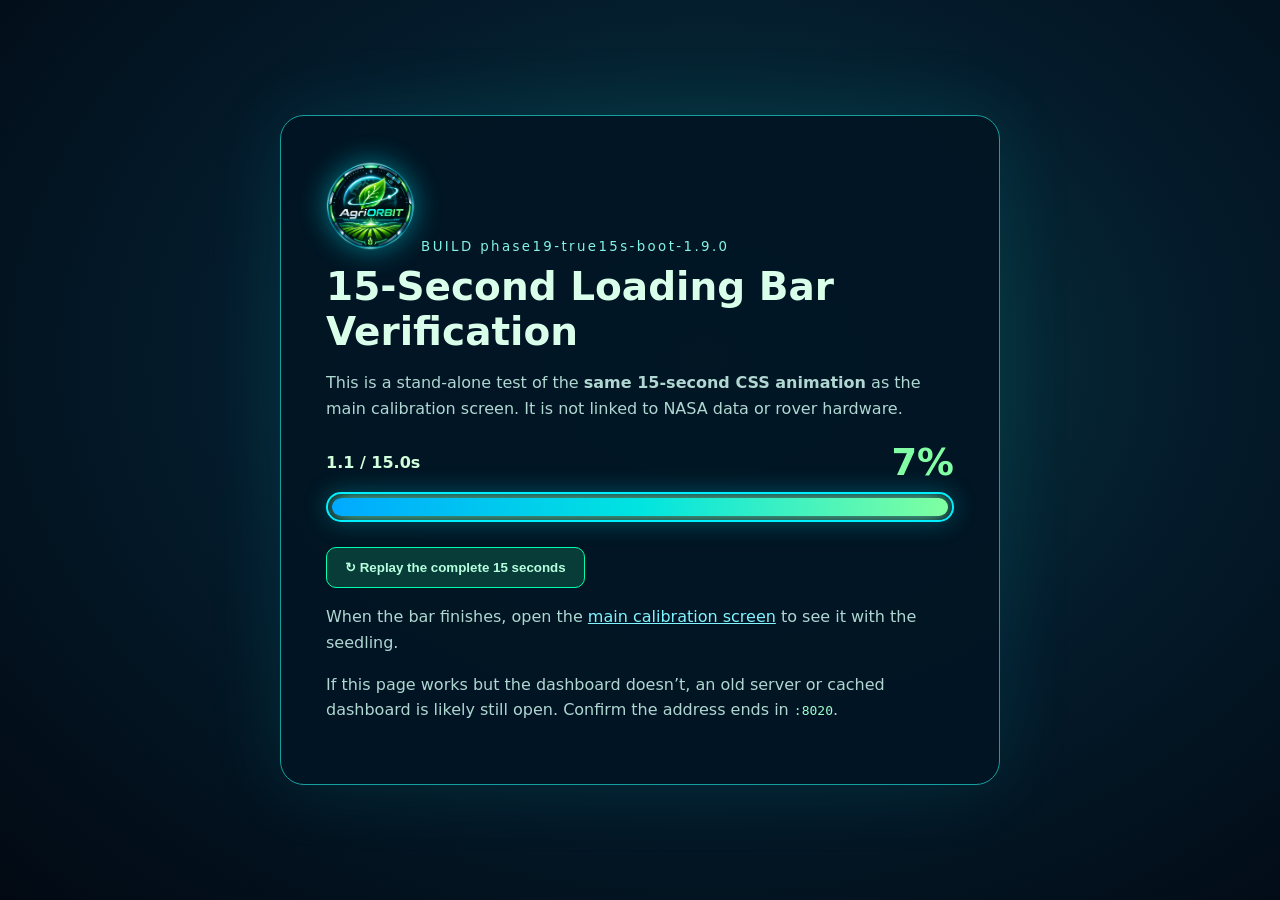
<file: VERIFY_15_SECOND_BAR_OFFLINE.html>
<!doctype html><html lang="en"><head><meta charset="utf-8"><meta name="viewport" content="width=device-width, initial-scale=1">
<title>AgriORBIT Phase 19 — 15s Bar Verification</title>
<style>
:root{color-scheme:dark;font-family:system-ui,-apple-system,Segoe UI,sans-serif}
*{box-sizing:border-box}body{margin:0;min-height:100vh;display:grid;place-items:center;padding:22px;background:radial-gradient(ellipse at 55% 40%,#0a3c44,#041b2b 50%,#020913)}
main{width:min(720px,100%);border:1px solid #159f9f;border-radius:24px;background:rgba(2,21,35,.95);box-shadow:0 0 80px #00f0ff18;padding:clamp(20px,5vw,45px)}
small{letter-spacing:.18em;color:#85f4e0}h1{font-size:clamp(23px,5vw,39px);margin:9px 0 14px;color:#d9ffea}p{color:#b0d7d2;line-height:1.6}
.logo{width:90px;height:90px;object-fit:contain;filter:drop-shadow(0 0 14px #00f0ff77)}
.meter{height:30px;border-radius:40px;padding:4px;border:2px solid #00f0ff;background:#031621;overflow:hidden;box-shadow:0 0 25px #00f0ff44}
.fill{height:100%;border-radius:30px;width:100%;transform:scaleX(0);transform-origin:left center;background:linear-gradient(90deg,#00aaff,#00e4e0,#80ffa1);box-shadow:0 0 20px #74ffc6;animation:fill 15s linear both}
@keyframes fill{from{transform:scaleX(0)}to{transform:scaleX(1)}}
.info{display:flex;justify-content:space-between;align-items:center;margin:20px 0 8px;color:#d1ffdb}
#percentage{font-variant-numeric:tabular-nums;font-size:2.3rem;font-weight:800;color:#82ffa5}
button{border:1px solid #00ffae;background:#083c38;color:#b6ffde;font-weight:750;padding:12px 18px;border-radius:10px;cursor:pointer;margin-top:25px}
code{color:#9efcca}a{color:#81f4ff}
</style></head><body><main>
<img class="logo" src="web/agriorbit-emblem.png" alt="AgriORBIT logo">
<small>BUILD phase19-true15s-boot-1.9.0</small><h1>15-Second Loading Bar Verification</h1>
<p>This is a stand-alone test of the <strong>same 15-second CSS animation</strong> as the main calibration screen. It is not linked to NASA data or rover hardware.</p>
<div class="info"><b id="clock">00.0 / 15.0s</b><output id="percentage">0%</output></div>
<div class="meter" role="progressbar" aria-label="15-second progress" aria-valuemin="0" aria-valuemax="100" aria-valuenow="0"><div class="fill" id="fill"></div></div>
<button type="button" id="restart">↻ Replay the complete 15 seconds</button>
<p>When the bar finishes, open the <a href="http://127.0.0.1:8020/?calibration-hold=1&amp;force-15=1">main calibration screen</a> to see it with the seedling.</p>
<p>If this page works but the dashboard doesn’t, an old server or cached dashboard is likely still open. Confirm the address ends in <code>:8020</code>.</p>
</main><script>
(()=>{const fill=document.querySelector('#fill'),clock=document.querySelector('#clock'),pct=document.querySelector('#percentage'),meter=document.querySelector('.meter');let start=performance.now(),raf=0;
function tick(now){let p=Math.min(1,Math.max(0,(now-start)/15000));clock.textContent=(p*15).toFixed(1)+' / 15.0s';pct.textContent=Math.floor(p*100)+'%';meter.setAttribute('aria-valuenow',String(Math.floor(p*100)));if(p<1)raf=requestAnimationFrame(tick);}
function replay(){cancelAnimationFrame(raf);fill.style.animation='none';void fill.offsetWidth;fill.style.animation='fill 15s linear both';start=performance.now();tick(start);raf=requestAnimationFrame(tick)}
document.getElementById('restart').addEventListener('click',replay);replay();})();
</script></body></html>
</file>
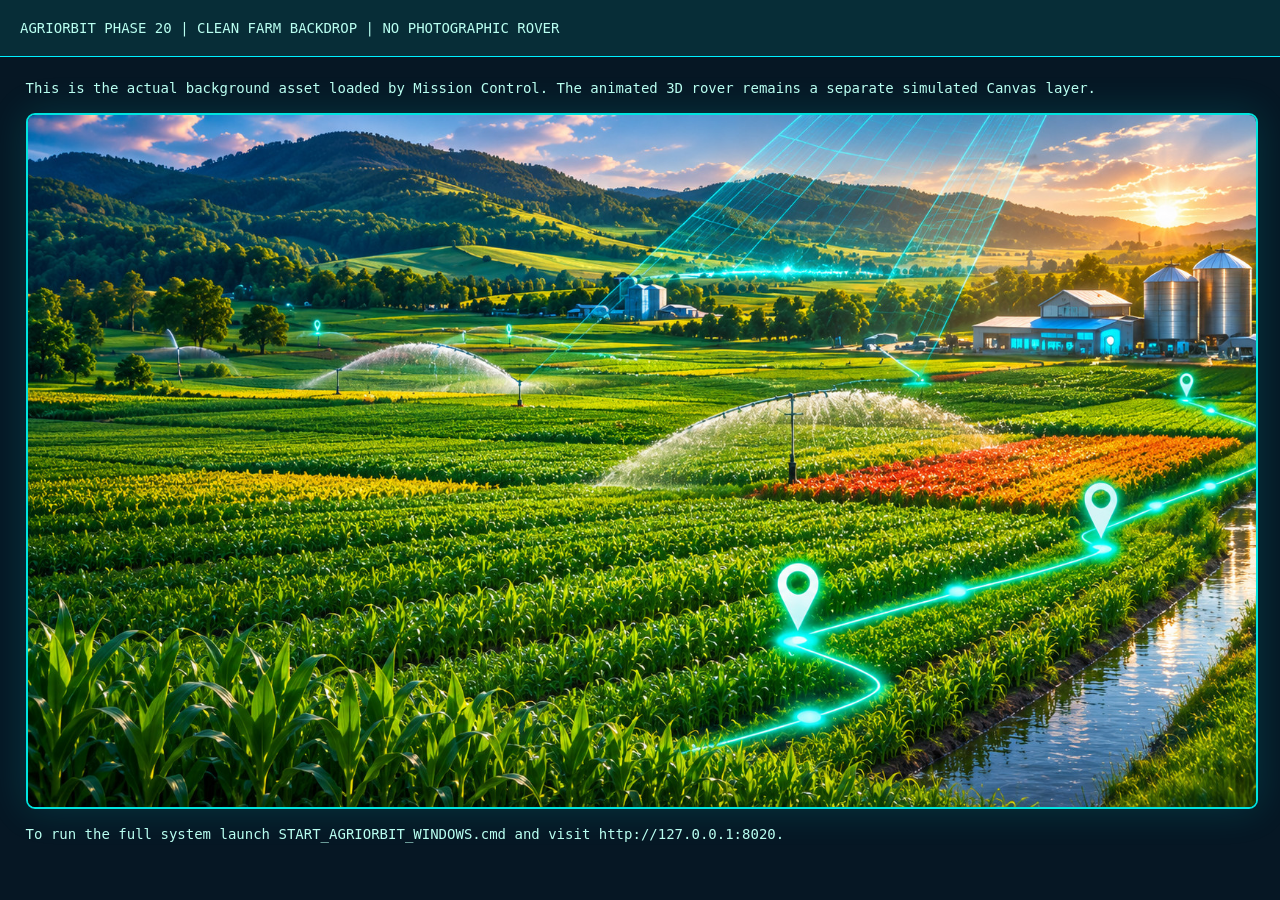
<file: VERIFY_CLEAN_FARM_BACKGROUND.html>
<!DOCTYPE html><html lang="en"><meta charset="utf-8"><meta name="viewport" content="width=device-width,initial-scale=1"><title>AgriORBIT Phase 20 Backdrop Check</title><style>body{margin:0;background:#061724;color:#b9fff1;font:14px Consolas,monospace}header{padding:20px;background:#072d37;border-bottom:1px solid #00f0ff}main{width:min(1280px,96vw);margin:20px auto}img{display:block;width:100%;border:2px solid #00e4df;border-radius:9px;box-shadow:0 0 38px #00e4df28}p{line-height:1.6}</style><header>AGRIORBIT PHASE 20 | CLEAN FARM BACKDROP | NO PHOTOGRAPHIC ROVER</header><main><p>This is the actual background asset loaded by Mission Control. The animated 3D rover remains a separate simulated Canvas layer.</p><img src="web/mission-farm-clean-v20.jpg" alt="Farm background without large decorative rover"><p>To run the full system launch START_AGRIORBIT_WINDOWS.cmd and visit http://127.0.0.1:8020.</p></main></html>
</file>
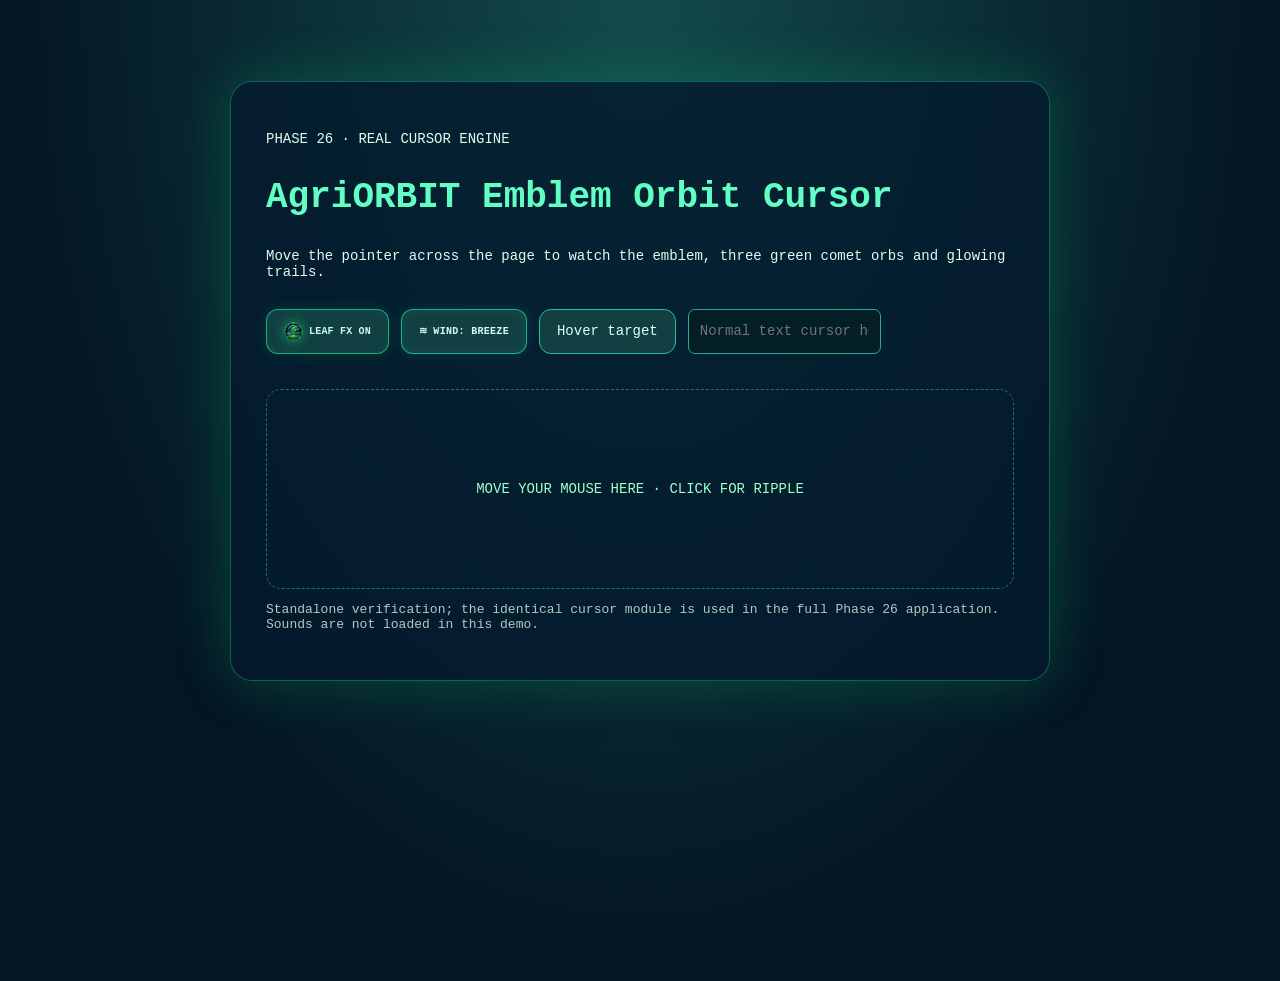
<file: VERIFY_EMBLEM_CURSOR_OFFLINE.html>
<!doctype html><html lang="en"><head><meta charset="utf-8"><meta name="viewport" content="width=device-width, initial-scale=1"><meta name="agriorbit-cursor-asset" content="web/agriorbit-cursor.webp"><title>AgriORBIT Phase 26 · Cursor Verification</title><link rel="stylesheet" href="web/styles.css"><style>body{margin:0;min-height:100vh;background:radial-gradient(ellipse at 50% 0,#134b4c,#041525 70%);color:#ddfff0;font-family:Consolas,monospace}.demo{max-width:820px;margin:9vh auto;padding:35px;border:1px solid #16c7a566;border-radius:22px;background:#041b2ecc;box-shadow:0 0 60px #00ff6630}.demo h1{color:#62ffc4;font-size:clamp(20px,4vw,36px)}.controls{display:flex;gap:12px;flex-wrap:wrap;padding:15px 0}.demo button{padding:12px 17px;border:1px solid #22c398;border-radius:12px;background:#123f42;color:#e0fff0}.demo input{padding:11px;border-radius:7px;background:#031e25;color:white;border:1px solid #2eab86}.pad{height:200px;border:1px dashed #39ff9a6a;border-radius:15px;margin-top:20px;display:grid;place-items:center;color:#9effcc}.caption{color:#aacdc2;font-size:13px}</style></head><body><section class="demo"><p>PHASE 26 · REAL CURSOR ENGINE</p><h1>AgriORBIT Emblem Orbit Cursor</h1><p>Move the pointer across the page to watch the emblem, three green comet orbs and glowing trails.</p><div class="controls"><button id="agri-cursor-toggle" class="leaf-mode-toggle" aria-pressed="true"><img class="cursor-toggle-emblem" src="web/agriorbit-cursor.webp" alt=""><span id="agri-cursor-toggle-text">ORBIT FX ON</span></button><button id="agri-wind-toggle" class="wind-mode-toggle" aria-pressed="true"><span>≋</span><span id="agri-wind-toggle-text">WIND: BREEZE</span></button><button type="button" id="test-target">Hover target</button><input placeholder="Normal text cursor here" aria-label="Text entry test"></div><div class="pad">MOVE YOUR MOUSE HERE · CLICK FOR RIPPLE</div><p class="caption">Standalone verification; the identical cursor module is used in the full Phase 26 application. Sounds are not loaded in this demo.</p></section><script src="web/leaf-cursor.js"></script></body></html>
</file>
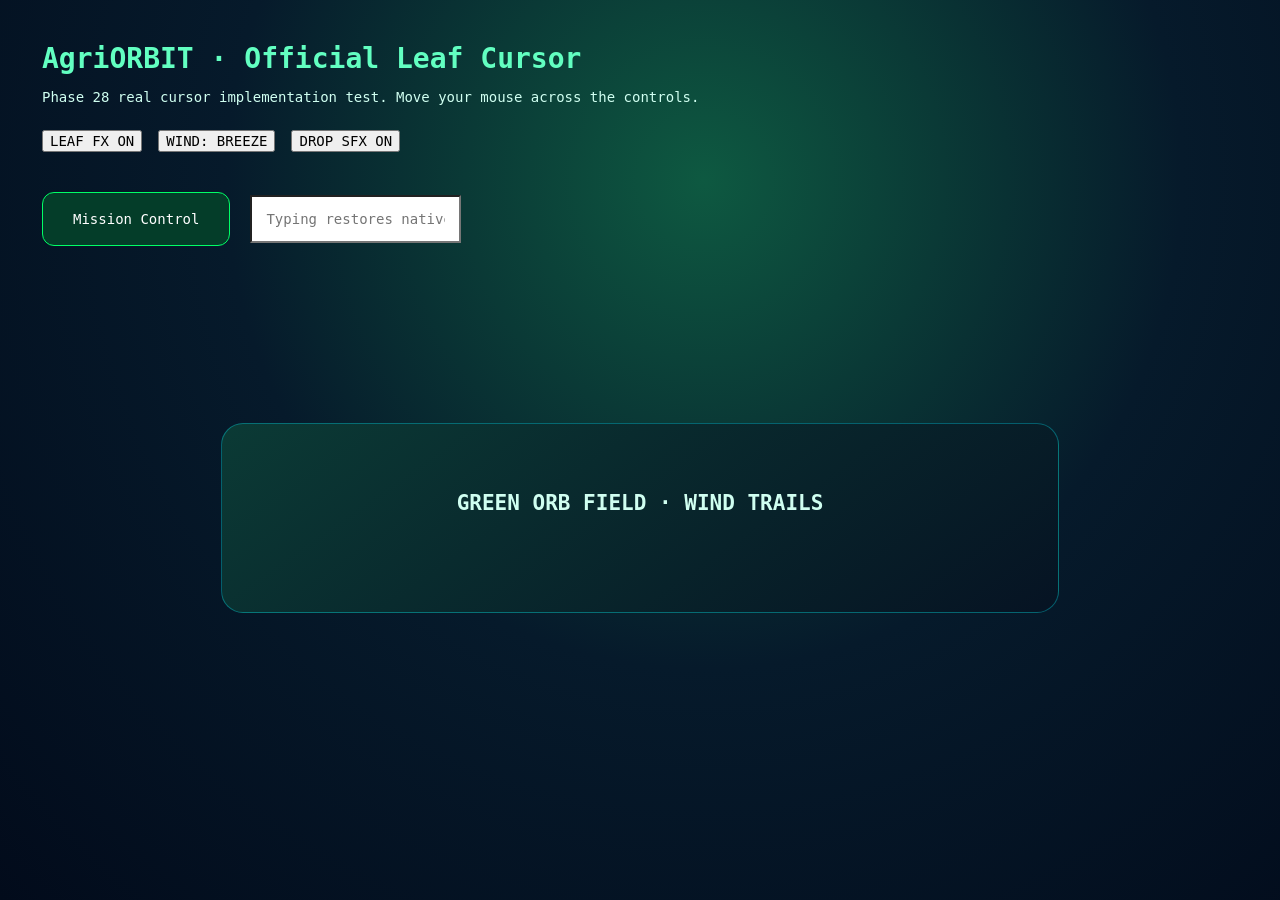
<file: VERIFY_PHASE28_OFFICIAL_CURSOR_OFFLINE.html>
<!doctype html><html><head><meta charset="utf-8"><meta name="viewport" content="width=device-width,initial-scale=1"/><title>AgriORBIT Phase 28 Cursor Test</title><link rel="stylesheet" href="web/styles.css"/></head><body style="background:radial-gradient(ellipse at 55% 20%,#0e5941,#061a2b 48%,#020b1b);color:#d0fff1;font-family:Consolas,monospace;min-height:100vh;padding:42px;"><header style="font-size:28px;font-weight:bold;color:#62ffc1">AgriORBIT · Official Leaf Cursor</header><p>Phase 28 real cursor implementation test. Move your mouse across the controls.</p><div style="display:flex;gap:16px;margin-top:25px"><button id="agri-cursor-toggle"><span id="agri-cursor-toggle-text">LEAF FX ON</span></button><button id="agri-wind-toggle"><span id="agri-wind-toggle-text">WIND: BREEZE</span></button><button id="agri-drop-sfx-toggle"><span id="agri-drop-sfx-toggle-text">DROP SFX ON</span></button></div><button id="action" style="margin-top:40px;padding:18px 30px;border:1px solid #00ff66;border-radius:12px;background:#043d29;color:white;">Mission Control</button><input style="margin:20px;padding:14px;background:#fff;color:#000" placeholder="Typing restores native text cursor"/><section style="margin:160px auto 0;width:70%;height:190px;border:1px solid #00f0ff55;border-radius:22px;background:linear-gradient(145deg,#0b3a35,#061323)"> <h2 style="text-align:center;padding-top:50px">GREEN ORB FIELD · WIND TRAILS</h2></section><script src="web/leaf-cursor.js"></script><script src="web/drop-sfx.js"></script></body></html>
</file>
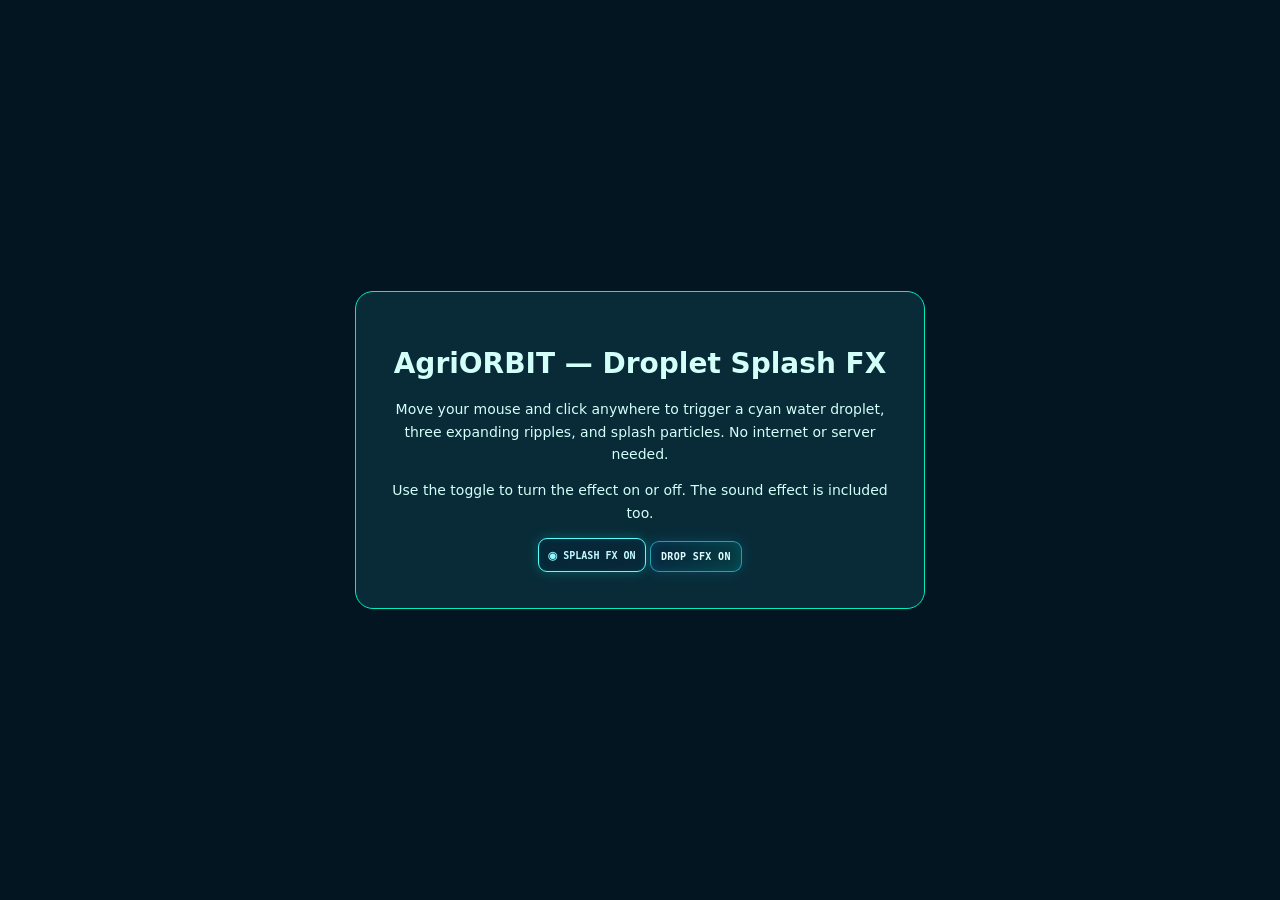
<file: VERIFY_PHASE30_DROPLET_OFFLINE.html>
<!doctype html><html lang="en"><head><meta charset="utf-8"><meta name="viewport" content="width=device-width,initial-scale=1"><title>AgriORBIT Phase 30 Droplet Verification</title><link rel="stylesheet" href="web/styles.css"><style>body{background:#031521!important;color:#d3fff9!important;font-family:system-ui;margin:0;min-height:100vh;display:grid;place-items:center}main{padding:36px;max-width:570px;text-align:center;border:1px solid #02edc1;border-radius:18px;background:#092b38!important;color:#d3fff9!important}main h1,main p{color:#d3fff9!important}main button{padding:12px 16px;background:#083b43;border:1px solid #00ecca;color:white;border-radius:12px;cursor:pointer}p{line-height:1.6}</style></head><body><main><h1>AgriORBIT — Droplet Splash FX</h1><p>Move your mouse and click anywhere to trigger a cyan water droplet, three expanding ripples, and splash particles. No internet or server needed.</p><p>Use the toggle to turn the effect on or off. The sound effect is included too.</p><button id="agri-drop-fx-toggle" class="drop-fx-toggle is-on" aria-pressed="true"><span class="drop-fx-icon">◉</span><span id="agri-drop-fx-toggle-text">SPLASH FX ON</span></button> <button id="agri-drop-sfx-toggle" class="drop-sfx-toggle is-on" aria-pressed="true"><span id="agri-drop-sfx-toggle-text">DROP SFX ON</span></button></main><script src="web/click-drop-fx.js"></script><script src="web/drop-sfx.js"></script></body></html>
</file>
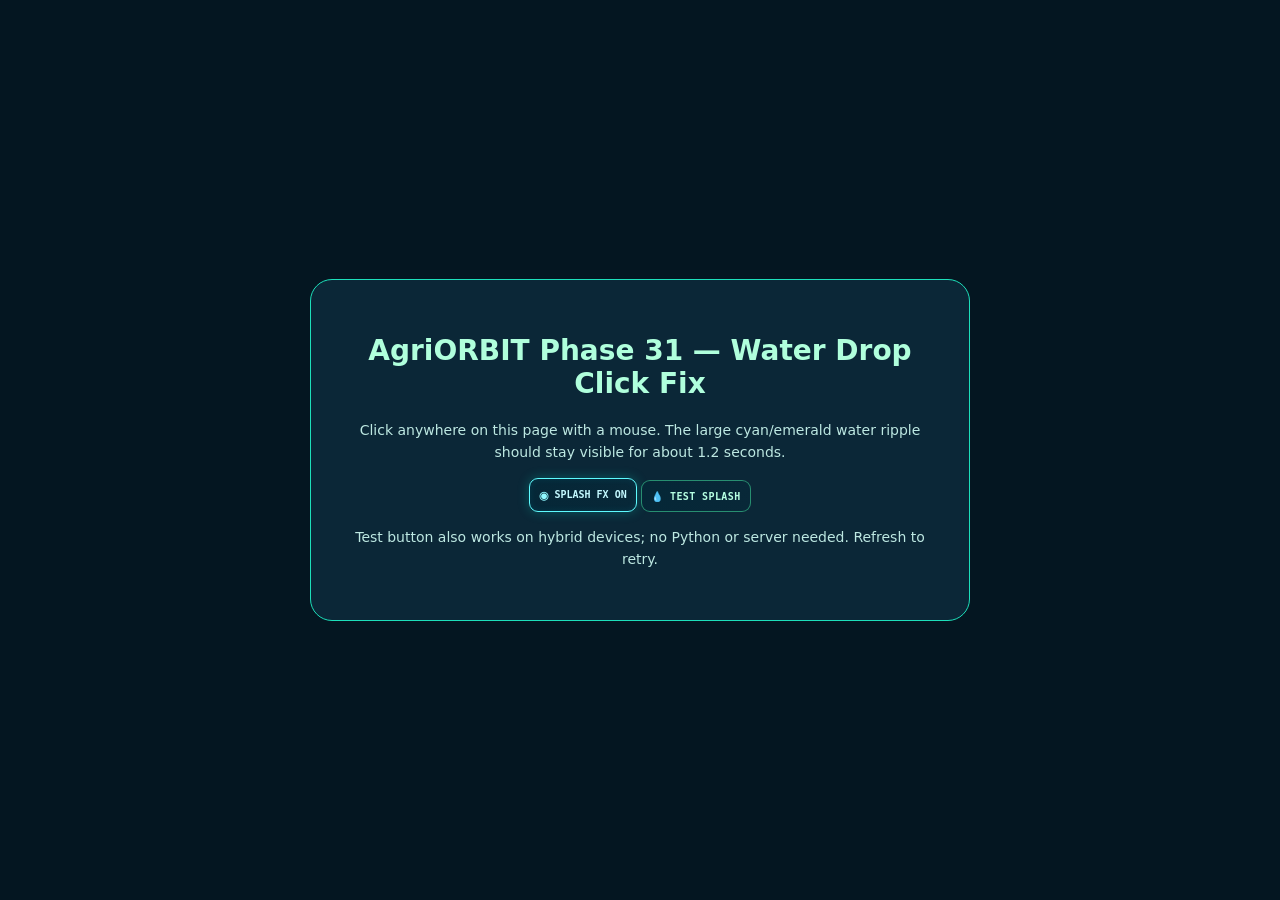
<file: VERIFY_PHASE31_SPLASH_FIX_OFFLINE.html>
<!doctype html><html lang="en"><head><meta charset="utf-8"><meta name="viewport" content="width=device-width,initial-scale=1"><title>Phase 31 — Test Real Splash</title><link rel="stylesheet" href="web/styles.css"><style>body{background:#041621;color:#ecfff6;min-height:100vh;display:grid;place-items:center;font-family:system-ui;margin:0}main{width:min(660px,90vw);background:#0b2737;border:1px solid #1ddfba;border-radius:22px;padding:35px;text-align:center}h1{color:#b0ffdc}p{line-height:1.6;color:#bde8e2}</style></head><body><main><h1>AgriORBIT Phase 31 — Water Drop Click Fix</h1><p>Click anywhere on this page with a mouse. The large cyan/emerald water ripple should stay visible for about 1.2 seconds.</p><button id="agri-drop-fx-toggle" class="drop-fx-toggle is-on" aria-pressed="true"><span class="drop-fx-icon">◉</span><span id="agri-drop-fx-toggle-text">SPLASH FX ON</span></button> <button id="agri-splash-test" class="drop-splash-test">💧 TEST SPLASH</button><p>Test button also works on hybrid devices; no Python or server needed. Refresh to retry.</p></main><script src="web/click-drop-fx.js"></script></body></html>
</file>
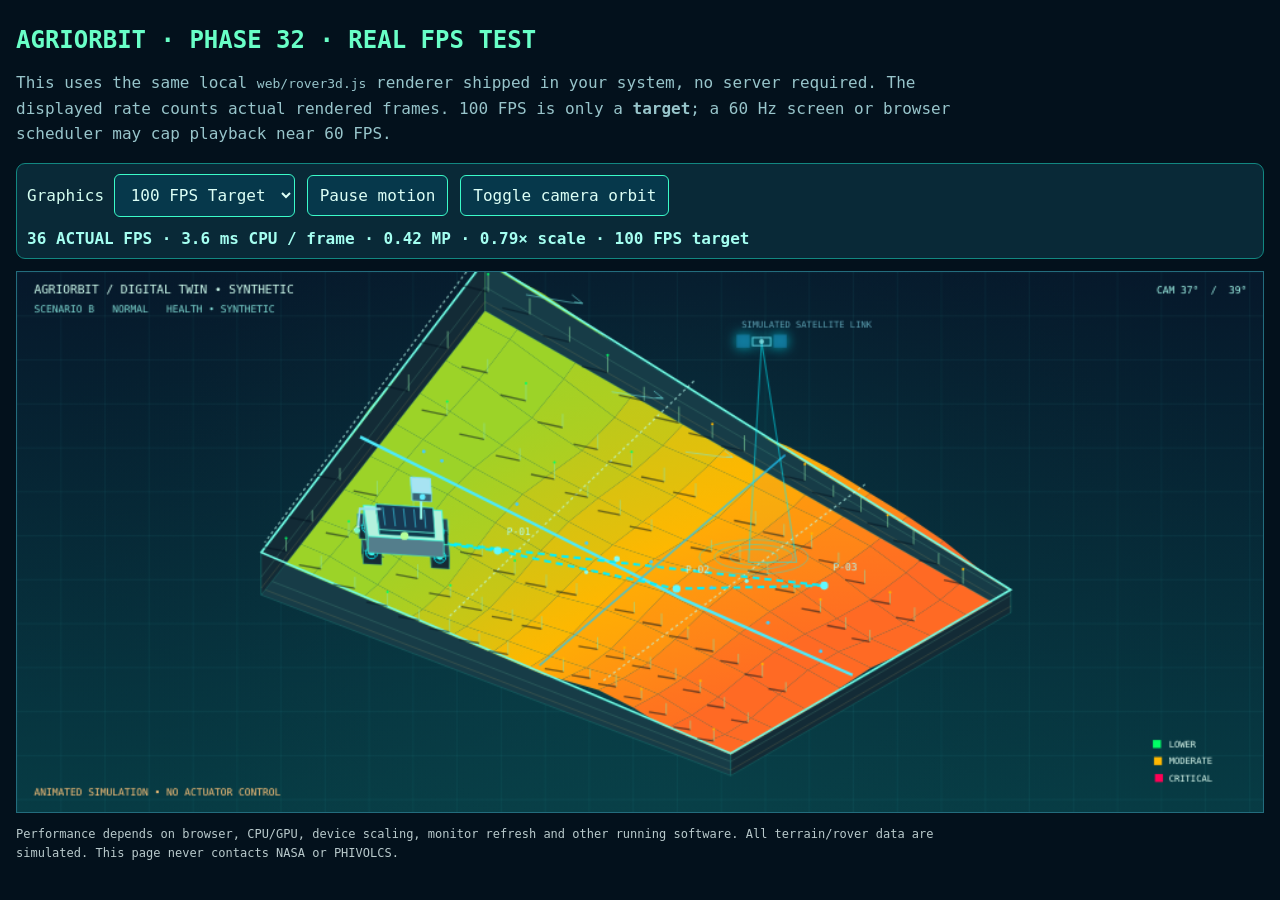
<file: VERIFY_PHASE32_REAL_FPS_OFFLINE.html>
<!doctype html>
<html lang="en"><head><meta charset="utf-8"><meta name="viewport" content="width=device-width,initial-scale=1">
<title>AgriORBIT Phase 32 · Actual FPS Benchmark</title>
<style>
html,body{margin:0;background:#03111c;color:#d5fff1;font-family:Consolas,monospace;}
main{max-width:1250px;margin:auto;padding:16px}h1{font-size:24px;color:#69ffc7;margin:10px 0}
p{max-width:980px;color:#98c5cb;line-height:1.6}
.controls{display:flex;flex-wrap:wrap;gap:12px;align-items:center;background:#092937;border:1px solid #128781;border-radius:9px;padding:10px}
button,select{background:#06384b;color:#ddfff6;border:1px solid #3bfbc9;border-radius:6px;padding:10px 12px;font:inherit;cursor:pointer}
#numbers{color:#a5fff1;font-weight:bold}#host{height:60vh;min-height:350px;max-height:700px;background:#051c2c;border:1px solid #236c7d;margin-top:12px}#scene{display:block;width:100%;height:100%}
.small{font-size:12px;color:#b9cacc}
</style></head><body><main><h1>AGRIORBIT · PHASE 32 · REAL FPS TEST</h1>
<p>This uses the same local <code>web/rover3d.js</code> renderer shipped in your system, no server required. The displayed rate counts actual rendered frames. 100 FPS is only a <b>target</b>; a 60 Hz screen or browser scheduler may cap playback near 60 FPS.</p>
<div class="controls"><label>Graphics <select id="mode"><option value="fps100">100 FPS Target</option><option value="boost">Old FPS Boost</option><option value="ultra">Ultra</option><option value="high">High</option><option value="auto">Balanced</option><option value="eco">Eco</option></select></label>
<button id="pause">Pause motion</button><button id="orbit">Toggle camera orbit</button><output id="numbers" aria-live="polite">Measuring actual FPS…</output></div>
<div id="host"><canvas id="scene" aria-label="Procedural simulated farm and rover"></canvas></div>
<p class="small">Performance depends on browser, CPU/GPU, device scaling, monitor refresh and other running software. All terrain/rover data are simulated. This page never contacts NASA or PHIVOLCS.</p>
</main><script src="web/rover3d.js"></script><script>
if(!window.AgriOrbitHologram){document.querySelector('#numbers').textContent='Renderer missing. Extract the complete ZIP and reopen this file.';}
else{
 const scene=new AgriOrbitHologram(document.querySelector('#scene'),{transparent:false});
 scene.quality='fps100';scene.bloom=false;scene.postFX=false;scene.motion=true;scene.playing=true;scene.resize();
 scene.onFrameStats=(fps,s={})=>{document.querySelector('#numbers').textContent=`${fps} ACTUAL FPS · ${s.drawMs??'?'} ms CPU / frame · ${s.megapixels??'?'} MP · ${scene.dpr.toFixed(2)}× scale · ${scene.quality==='fps100'?'100 FPS target':'no target'}`;};
 document.querySelector('#mode').addEventListener('change',e=>{scene.quality=e.target.value;scene.bloom=!['boost','fps100'].includes(scene.quality);scene.postFX=scene.bloom;scene.adaptiveScale=1;scene.resize();scene.needsDraw=true;});
 document.querySelector('#pause').addEventListener('click',e=>{scene.motion=!scene.motion;scene.playing=scene.motion;scene.needsDraw=true;e.target.textContent=scene.motion?'Pause motion':'Resume motion';});
 document.querySelector('#orbit').addEventListener('click',()=>{scene.autoOrbit=!scene.autoOrbit;scene.needsDraw=true;});
}
</script></body></html>
</file>
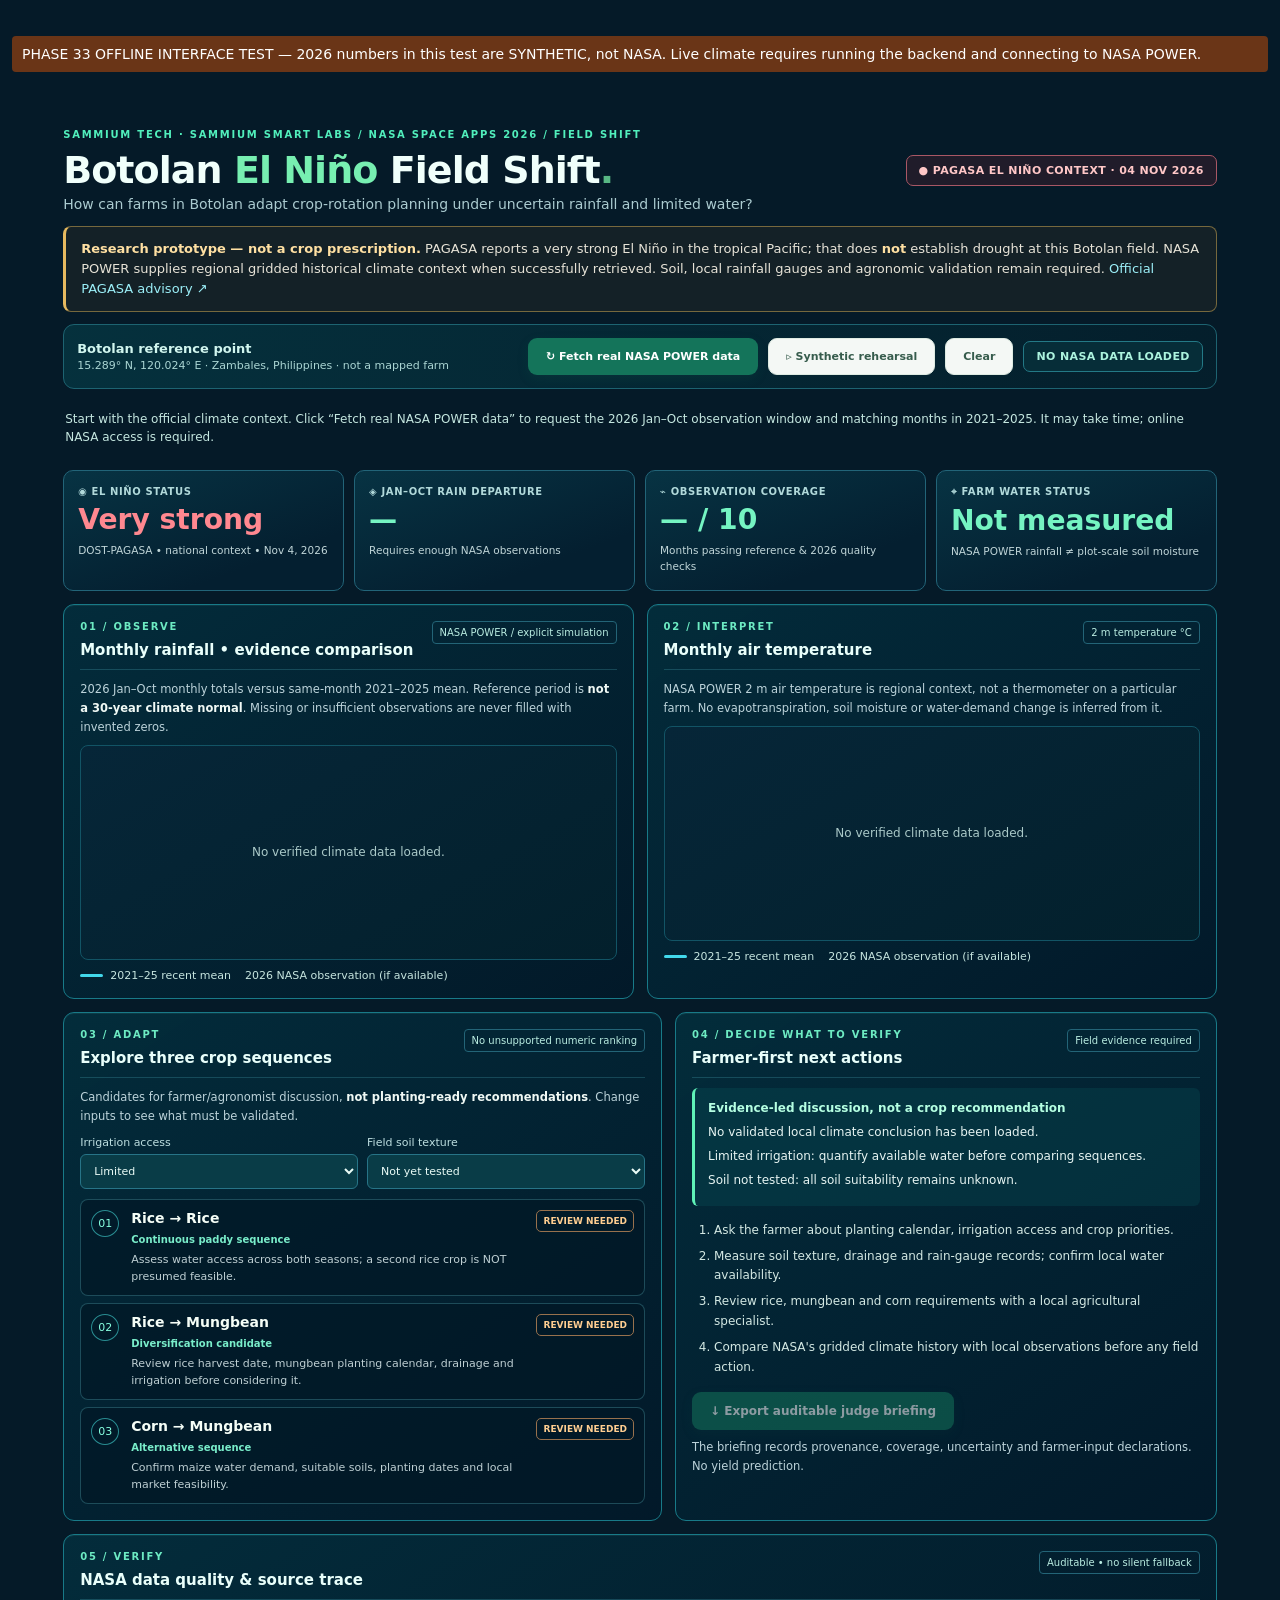
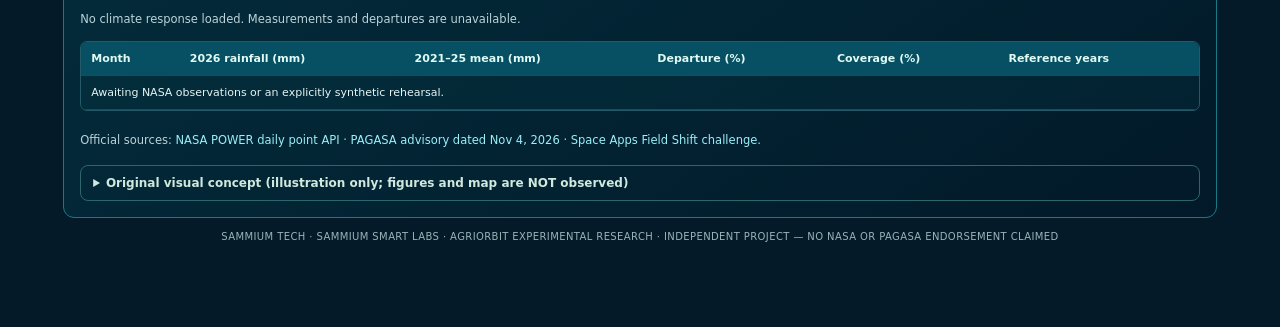
<file: VERIFY_PHASE33_BOTOLAN_OFFLINE.html>
<!doctype html><html lang="en"><head><meta charset="utf-8"><meta name="viewport" content="width=device-width,initial-scale=1"><title>AgriORBIT Phase33 — Offline Scientific UI Verification</title><style>:root{--ink:#152d29;--muted:#698077;--line:#e4eae5;--soft:#f4f7f3;--deep:#103d33;--deep2:#082a25;--green:#14775c;--mint:#d5f2e3;--orange:#e4a656;--white:#fff;--shadow:0 5px 24px rgba(15,45,35,.035)}
*{box-sizing:border-box}html{scroll-behavior:smooth}body{margin:0;background:#f8faf7;font-family:Inter,"Segoe UI",system-ui,-apple-system,sans-serif;color:var(--ink);font-size:14px}button,input,select,textarea{font:inherit}button{cursor:pointer}a{color:inherit;text-decoration:none}.shell{min-height:100vh;display:flex}.sidebar{width:248px;flex:none;background:linear-gradient(176deg,#103f34 0%,#0d332b 65%,#092b25 100%);min-height:100vh;color:#fff;display:flex;flex-direction:column;padding:27px 15px 25px;position:sticky;top:0;height:100vh;z-index:10}.brand{display:flex;align-items:center;gap:12px;padding:0 12px 34px}.brand-symbol{width:45px;height:45px;display:grid;place-items:center;flex:none;background:#ffffff11;border:1px solid #ffffff2e;border-radius:13px}.brand-symbol svg{width:39px}.brand strong{display:block;font-size:20px;letter-spacing:-.6px;line-height:1.08}.brand small{font-size:9px;letter-spacing:1.95px;color:#a8d7c3;display:block;margin-top:6px;font-weight:750}.side-caption{font-size:10px;color:#98bcad;letter-spacing:2px;font-weight:750;margin:3px 14px 14px}.nav{display:grid;gap:6px}.nav-button{border:0;display:flex;align-items:center;gap:12px;color:#bcd3c8;text-align:left;background:transparent;border-radius:10px;padding:14px 14px;font-size:13px;font-weight:600;transition:.16s}.nav-button:hover{background:#ffffff12;color:white}.nav-button.active{color:#fff;background:#ffffff23;box-shadow:inset 3px 0 #9deac5}.nav-button .ico{width:20px;text-align:center;font-size:20px;line-height:15px;color:#9fd8ba}.side-grow{flex:1}.side-divider{height:1px;background:#ffffff21;margin:20px 10px}.pilot-side{display:flex;gap:11px;align-items:flex-start;padding:0 10px;font-size:10px;font-weight:750;letter-spacing:1px;color:#e2f8ed}.pilot-side small{display:block;font-size:12px;letter-spacing:0;color:#9fc8b4;font-weight:500;margin-top:8px}.pulse{display:inline-block;width:8px;height:8px;background:#a1e5b5;border-radius:50%;box-shadow:0 0 0 4px #a1e5b522;margin-top:4px}.sidebar-bottom{margin:25px 10px 0;font-size:11px;line-height:1.8;color:#88af9c}.sidebar-bottom span{color:#668f7d}.body-container{flex:1;min-width:0}.topbar{height:75px;padding:0 clamp(22px,4vw,63px);border-bottom:1px solid #e9efea;background:#fff;display:flex;align-items:center;justify-content:space-between;gap:15px}.breadcrumbs{font-size:10px;letter-spacing:1.5px;font-weight:800;color:#9aa9a0}.breadcrumbs span{color:#c0c9c3;margin:0 9px}.breadcrumbs b{color:#285b4a}.topbar-right{display:flex;align-items:center;gap:20px}.top-chip{background:#edf7ef;color:#2a6c50;padding:9px 13px;border-radius:30px;font-size:11px;font-weight:750;white-space:nowrap}.top-dot{display:inline-block;width:7px;height:7px;background:#379b67;border-radius:50%;margin-right:5px}.top-link{font-size:11px;font-weight:800;color:#416c5d}.mobile-menu{display:none;border:0;background:transparent;font-size:20px}main{max-width:1500px;margin:auto;padding:37px clamp(20px,4vw,62px) 55px}.view{display:none}.view.active{display:block}.page-heading{display:flex;align-items:flex-end;justify-content:space-between;gap:16px;margin-bottom:26px}.eyebrow{color:#2d886a;letter-spacing:1.75px;font-weight:820;font-size:10px;text-transform:uppercase;display:block;margin-bottom:9px}.page-heading h1{font-size:clamp(27px,3vw,40px);letter-spacing:-1.7px;font-weight:800;line-height:1.1;margin:0}.accent-dot{color:#58b784}.page-heading p{margin:11px 0 0;color:#75877d;line-height:1.6;font-size:13px}.date-pill{font-size:10px;letter-spacing:1.5px;font-weight:800;border:1px solid #d9e6dd;color:#557363;border-radius:30px;padding:10px 15px;white-space:nowrap;margin-bottom:4px}.date-pill span{color:#c1cfc1}.hero{position:relative;display:flex;min-height:284px;border-radius:18px;overflow:hidden;background:linear-gradient(107deg,#103f35,#195b4c 75%,#276d56);color:white;isolation:isolate}.hero-copy{z-index:2;padding:39px 0 32px 43px;max-width:570px}.hero-kicker{font-weight:750;letter-spacing:2px;font-size:10px;color:#bcf2d0}.hero h2{font-size:clamp(30px,3vw,43px);line-height:1.11;letter-spacing:-1.7px;margin:16px 0 15px}.hero h2 em{font-style:normal;color:#b7f3c8}.hero p{color:#cae5d8;max-width:490px;font-size:12px;line-height:1.8;margin-bottom:19px}.hero-disclaimer{display:block;margin-top:13px;color:#a2cbbb;font-size:10px}.btn{display:inline-flex;align-items:center;justify-content:center;gap:12px;padding:11px 17px;font-size:12px;font-weight:800;border-radius:9px;border:1px solid transparent;transition:.16s;white-space:nowrap}.btn:disabled{opacity:.55;cursor:wait}.btn:hover{transform:translateY(-1px)}.btn-bright{background:#b8f4cc;color:#124a39}.btn-bright span{font-size:18px;line-height:10px}.btn-primary{background:#14745a;color:white;box-shadow:0 4px 12px #16765821}.btn-primary:hover{background:#0a5d47}.btn-muted{background:#f4f8f5;border-color:#deebe2;color:#365c4c}.hero-art{position:absolute;right:0;top:0;bottom:0;width:45%;overflow:hidden;background:radial-gradient(circle at 55% 50%,#76ba7b44,transparent 60%)}.planet{position:absolute;width:290px;height:290px;border-radius:50%;background:radial-gradient(circle at 28% 25%,#83c38b 0%,#4e9a6e 24%,#165c50 56%,#0d3a32 75%);border:1px solid #ffffff23;box-shadow:inset -20px -24px 45px #002a234a,0 0 55px #91e4b52f;top:1px;right:15%}.planet:after{content:"";position:absolute;inset:40px;border:1px dashed #ffffff24;border-radius:50%;transform:rotate(-20deg)}.globe{position:absolute;width:550px;height:550px;border-radius:50%;border:1px solid #b0e3c126;top:-127px;right:-123px}.globe-b{width:440px;height:440px;top:-70px;right:-72px}.orbit{width:490px;height:180px;border:2px solid #c4ffe053;border-radius:50%;position:absolute;right:-27px;top:47px;transform:rotate(-31deg)}.orbit-two{transform:rotate(39deg);border-color:#c4ffe02c}.orbit-node{position:absolute;width:10px;height:10px;background:#f6dd9d;box-shadow:0 0 0 5px #ffffff21,0 0 20px #f1e7a8;border-radius:50%}.node-a{right:75px;top:56px}.node-b{right:305px;top:224px}.node-c{right:205px;top:63px;width:6px;height:6px}.orbit-tag{position:absolute;right:38px;top:32px;font-size:9px;letter-spacing:1.2px;color:#b9e2d0}.orbit-tag.tag-bottom{top:auto;bottom:22px}.summary-grid{display:grid;grid-template-columns:repeat(3,minmax(0,1fr));gap:16px;margin:19px 0 21px}.summary-card{background:#fff;border:1px solid var(--line);box-shadow:var(--shadow);border-radius:13px;padding:19px 21px}.stat-head{display:flex;justify-content:space-between;align-items:center;gap:6px}.stat-icon{border-radius:10px;font-size:17px;display:grid;place-items:center;width:34px;height:34px}.stat-green{color:#2c9174;background:#e5f6ee}.stat-blue{color:#3587ad;background:#e8f3f8}.stat-orange{color:#b9843c;background:#fbf2e4}.light-meta{font-size:9px;color:#899c91;letter-spacing:1.2px;font-weight:850;text-align:right}.stat-main{font-size:23px;letter-spacing:-.9px;font-weight:850;margin-top:14px}.stat-text{font-size:14px;color:#789083;font-weight:550}.stat-foot{color:#899b90;font-size:11px;margin-top:8px;line-height:1.4}.two-col{display:grid;grid-template-columns:1.27fr 1fr;gap:19px}.panel{background:#fff;border:1px solid var(--line);box-shadow:var(--shadow);border-radius:14px;padding:24px;min-width:0}.panel-head{display:flex;justify-content:space-between;gap:12px;align-items:start;margin-bottom:13px}.panel h3{font-size:19px;letter-spacing:-.55px;margin:0;font-weight:800}.panel-desc{color:#7e9284;font-size:11px;line-height:1.55;margin:9px 0 8px}.data-tag{font-size:9px;font-weight:850;letter-spacing:1px;color:#648a70;background:#e9f4ec;padding:7px 10px;border-radius:24px;white-space:nowrap}.data-tag.synthetic{background:#fff0dd;color:#a76e22}.data-tag.connected{background:#d9f5e5;color:#207c55}.data-tag.cached{background:#fef0d8;color:#9e7226}.chart-wrap{height:196px;position:relative;display:grid;place-items:center}.chart-wrap svg{width:100%;height:100%;overflow:visible}.chart-empty{text-align:center;color:#778e80;font-size:13px;line-height:1.8}.chart-empty small{font-size:10px;color:#a3b1a8}.chart-legend{display:flex;gap:20px;color:#7a8b80;font-size:10px;flex-wrap:wrap}.chart-legend i{display:inline-block;width:10px;height:10px;border-radius:3px;margin-right:5px}.legend-rain{background:#73b896}.legend-temp{background:#ddaf64}.chart-actions{display:flex;gap:9px;margin-top:18px;flex-wrap:wrap}.inline-status{font-size:10px;color:#8ca097;margin-top:12px;line-height:1.5}.text-btn{background:transparent;border:0;color:#218262;font-size:11px;font-weight:850;padding:5px 0;white-space:nowrap}.text-btn:hover{text-decoration:underline}.field-map{height:225px;background:linear-gradient(140deg,#e2ede3,#cedfcf);border:1px solid #dde9dd;overflow:hidden;position:relative;border-radius:10px;margin-top:19px;isolation:isolate}.map-grid{position:absolute;inset:-50%;opacity:.45;background:linear-gradient(90deg,transparent 49.5%,#a7bead 50%,transparent 50.5%) 0 0 / 80px 80px,linear-gradient(0deg,transparent 49.5%,#a7bead 50%,transparent 50.5%) 0 0/80px 80px;transform:rotate(-18deg)}.field-map:before,.field-map:after{content:"";position:absolute;width:165%;height:42px;background:#f6f5e5c9;transform:rotate(-28deg);left:-25%;top:34%;box-shadow:0 0 0 1px #cbd6bd}.field-map:after{transform:rotate(24deg);top:74%;height:30px;background:#c3d1b6;opacity:.7}.field-marker{position:absolute;top:49%;left:51%;transform:translate(-50%,-50%);z-index:2}.marker-pulse{width:76px;height:76px;background:#18825c24;border-radius:50%;border:1px solid #2d8d6070;display:grid;place-items:center}.pin-dot{width:16px;height:16px;border:4px solid white;background:#197b5b;border-radius:50%;position:absolute;left:30px;top:30px;box-shadow:0 2px 8px #2a584b88}.map-label,.map-corner{position:absolute;z-index:2;font-size:9px;letter-spacing:1.2px;font-weight:850;background:#fffffff0;color:#588068;padding:7px 10px;border-radius:6px;left:12px;bottom:11px}.map-corner{left:auto;right:12px;bottom:auto;top:12px}.field-polygon{position:absolute;inset:0;z-index:2;width:100%;height:100%}.field-info{display:grid;grid-template-columns:1.4fr .7fr 1fr;gap:6px;padding-top:16px}.field-info span{display:block;font-size:9px;color:#a0aea3;letter-spacing:1px;font-weight:850}.field-info strong{font-size:12px;display:block;margin-top:5px;overflow-wrap:anywhere}.map-note{margin-top:15px;font-size:10px;color:#84968b}.quick-compare{margin-top:19px}.quick-scenarios{display:grid;grid-template-columns:repeat(3,1fr);gap:12px;margin-top:18px}.quick-scenario{border:1px solid #e7ede8;background:#fafcf9;border-radius:11px;padding:16px}.quick-scenario small{color:#68a98b;font-size:10px;font-weight:850;letter-spacing:1px}.quick-scenario strong{display:block;font-size:14px;margin:8px 0}.quick-scenario .seq{font-size:11px;line-height:1.5;color:#7a8f81;min-height:33px}.qscore{font-size:24px;font-weight:850;letter-spacing:-1px;margin-top:15px}.qscore span{font-size:11px;color:#90a097;font-weight:600}.mini-bar{height:6px;background:#e4eee7;border-radius:9px;overflow:hidden;margin-top:6px}.mini-bar span{display:block;background:#54b48a;height:100%;border-radius:9px}.loading-placeholder{color:#9aaca2;font-size:13px;padding:16px}.farm-layout{display:grid;grid-template-columns:1fr 1fr;gap:19px;align-items:start}.form-panel{min-height:250px}.form-grid{display:grid;grid-template-columns:1fr 1fr;gap:17px 14px;margin-top:21px}.form-field{display:flex;flex-direction:column;gap:7px;color:#667b6d;font-size:11px;font-weight:800}.form-field.span2{grid-column:span 2}.form-field input,.form-field select,.form-field textarea{width:100%;border:1px solid #dfe8e1;border-radius:8px;background:#fbfdfb;min-height:42px;padding:10px 11px;color:#25483c;outline:none;font-size:12px;font-weight:570;transition:.15s}.form-field textarea{font:11px/1.6 ui-monospace,Consolas,monospace;resize:vertical}.form-field input:focus,.form-field select:focus,.form-field textarea:focus{border-color:#3d9d76;box-shadow:0 0 0 3px #7ddbb52a}.helper{color:#8b9e90;font-size:11px;line-height:1.75;margin-top:15px}.priority-list{display:grid;gap:17px;margin-top:25px}.priority-row{display:grid;grid-template-columns:1fr 120px 30px;align-items:center;gap:14px}.priority-row label{font-size:12px;font-weight:720;color:#3e6352}.priority-row input{width:100%;accent-color:#158365}.priority-row output{font-size:13px;font-weight:850;color:#267856;text-align:right}.form-footer{display:flex;flex-wrap:wrap;gap:14px;align-items:center;margin-top:28px}.save-hint{font-size:10px;color:#7c9b86}.badge-small{background:#ecf6ef;color:#307d5e;font-size:9px;padding:7px 10px;border-radius:7px;font-weight:850;letter-spacing:1px;white-space:nowrap}.boundary-status{font-size:11px;color:#3b7d61;font-weight:750}.warning-banner{background:#fff8ea;border:1px solid #f1e3c8;border-radius:10px;color:#8c6b3b;padding:15px 17px;font-size:12px;line-height:1.65;margin-bottom:19px}.warning-banner strong{color:#8d5a20}.ranking-layout{display:grid;grid-template-columns:minmax(0,1.6fr) minmax(275px,.8fr);gap:19px;align-items:start}.scenario-stack{display:grid;gap:16px}.scenario-card{background:#fff;border:1px solid #e1eae3;border-radius:14px;box-shadow:var(--shadow);padding:22px}.scenario-card.best{border:1px solid #b4ddc1;box-shadow:0 4px 28px #237d4f12}.scenario-top{display:flex;align-items:flex-start;justify-content:space-between;gap:10px}.scenario-label{font-size:10px;color:#2a9570;letter-spacing:1.2px;font-weight:850}.scenario-card h3{font-size:19px;letter-spacing:-.6px;margin:6px 0 8px}.scenario-sub{font-size:12px;color:#809387;line-height:1.6}.scenario-score{font-size:35px;font-weight:850;letter-spacing:-2px;color:#1d785b;line-height:1}.scenario-score small{font-size:12px;color:#90a79b;font-weight:600;letter-spacing:0}.sequence{display:flex;gap:7px;flex-wrap:wrap;margin:16px 0}.crop-chip{border:1px solid #d8e9df;background:#f1faf3;border-radius:7px;padding:7px 10px;color:#3c725a;font-weight:700;font-size:11px}.crop-sep{color:#a4baac;padding-top:5px}.score-breakdown{display:grid;gap:9px}.score-row{display:grid;grid-template-columns:150px 1fr 30px;gap:10px;align-items:center;font-size:10px;color:#637d6d}.track{height:6px;background:#ecf2ed;border-radius:10px;overflow:hidden}.track div{height:100%;background:#59b38b;border-radius:10px}.score-row b{text-align:right;color:#356b52}.scenario-foot{margin-top:17px;border-top:1px solid #edf1ed;padding-top:12px;font-size:11px;line-height:1.6;color:#778a7c}.scenario-foot strong{color:#4b7660}.analysis-aside{display:grid;gap:17px}.analysis-aside .panel h3{margin-bottom:18px}.weight-line{display:flex;justify-content:space-between;font-size:11px;padding:7px 0;border-bottom:1px solid #f0f3ef;color:#789282}.weight-line strong{color:#356a50}.evidence-list{margin:0;padding-left:18px;color:#748a7c;font-size:11px;line-height:1.8}.evidence-list li{margin-bottom:10px}.rover-layout{display:grid;grid-template-columns:1.2fr .8fr;gap:19px}.rover-visual{min-height:440px}.rover-svg{width:100%;height:auto;margin:12px 0 0}.telemetry-stat{display:flex;align-items:center;justify-content:space-between;gap:8px;border-bottom:1px solid #edf1ec;padding:15px 0;font-size:12px;color:#4e7560;font-weight:750}.telemetry-stat small{display:block;color:#a1afa5;font-size:9px;font-weight:500;margin-top:4px}.telemetry-stat strong{font-size:20px;color:#124d3b;letter-spacing:-.5px}.telemetry-stat strong.small-reading{font-size:10px;letter-spacing:0}.telemetry-bar{height:8px;background:#e3eee7;overflow:hidden;border-radius:10px;margin:11px 0 3px}.telemetry-bar span{display:block;width:0;height:100%;background:#46aa81}.wide{width:100%;margin-top:22px}.evidence-columns{display:grid;grid-template-columns:1fr 1fr;gap:19px}.provenance,.method-details{font-size:12px;line-height:1.8;color:#667f70}.meta-line{display:grid;grid-template-columns:145px 1fr;gap:10px;border-bottom:1px solid #edf2ee;padding:9px 0;font-size:11px}.meta-line span{color:#91a499}.meta-line strong{overflow-wrap:anywhere;font-weight:700;color:#3c5f50}.provenance a{color:#137b5a;overflow-wrap:anywhere}.method-details p{color:#778c80}.report-panel{margin-top:19px}.report-preview{display:grid;gap:11px;color:#668371;line-height:1.75;font-size:12px}.report-preview h4{margin:5px 0;color:#275b46;font-size:15px}.report-preview p{margin:0}.fineprint{font-size:10px;color:#93a79b;border-top:1px solid #e9eeea;padding-top:18px;margin-top:18px;line-height:1.65}.resources{display:flex;gap:18px;align-items:center;margin-top:25px;flex-wrap:wrap;font-size:11px}.resources h3{margin:0;font-size:12px}.resources a{color:#2d815f;font-weight:750}.footer{max-width:1500px;margin:0 auto;border-top:1px solid #e7eee8;padding:17px clamp(20px,4vw,62px) 24px;color:#9bad9e;font-size:10px;display:flex;justify-content:space-between;gap:16px;flex-wrap:wrap}.toast{position:fixed;z-index:100;bottom:23px;right:23px;background:#133f33;color:#fff;font-size:12px;border-radius:10px;box-shadow:0 10px 40px #0d392d3c;padding:12px 18px;max-width:390px;opacity:0;transform:translateY(13px);pointer-events:none;transition:.2s}.toast.show{opacity:1;transform:translateY(0)}
@media(max-width:1250px){.sidebar{width:215px}.hero-copy{max-width:510px;padding-left:28px}.hero-art{width:43%;opacity:.75}.two-col{grid-template-columns:1fr 1fr}.panel{padding:20px}.score-row{grid-template-columns:124px 1fr 28px}}
@media(max-width:1000px){.sidebar{width:200px}.breadcrumbs{letter-spacing:.6px}.two-col,.rover-layout,.ranking-layout{grid-template-columns:1fr}.hero-art{opacity:.36;width:55%}.farm-layout{grid-template-columns:1fr 1fr}.date-pill{display:none}.summary-grid{gap:9px}.summary-card{padding:13px}.stat-main{font-size:19px}.field-map{height:180px}}
@media(max-width:750px){.sidebar{position:fixed;transform:translateX(-100%);transition:.2s;width:250px;box-shadow:6px 0 30px #12352b22}.sidebar.open{transform:translateX(0)}.mobile-menu{display:block}.topbar{height:64px;padding:0 18px;justify-content:flex-start}.topbar-right{margin-left:auto}.top-chip{display:none}.breadcrumbs{font-size:9px}.top-link{font-size:10px}main{padding:24px 16px 35px}.hero{min-height:295px}.hero-copy{padding:27px;max-width:100%}.hero-art{opacity:.17;width:100%}.hero h2{font-size:30px}.summary-grid{grid-template-columns:1fr 1fr}.summary-card:last-child{grid-column:span 2}.two-col,.farm-layout,.evidence-columns{grid-template-columns:1fr}.quick-scenarios{grid-template-columns:1fr}.quick-scenario .seq{min-height:0}.page-heading{align-items:start}.page-heading h1{font-size:31px}.chart-actions .btn{flex:1}.footer{padding:15px 17px}.resources{display:grid}.field-map{height:225px}}
@media(max-width:410px){.summary-grid{grid-template-columns:1fr}.summary-card:last-child{grid-column:auto}.hero h2{font-size:27px}.page-heading h1{font-size:26px}.form-grid{grid-template-columns:1fr}.form-field.span2{grid-column:span 1}.priority-row{grid-template-columns:1fr 90px 20px}.score-row{grid-template-columns:105px 1fr 27px}.meta-line{grid-template-columns:95px 1fr}}

/* Phase 2: historical context for the rotation studio */
.season-panel{margin-bottom:22px;padding:24px 27px}
.season-heading{display:flex;align-items:center;justify-content:space-between;gap:14px;flex-wrap:wrap}
.season-heading h3{margin:5px 0 0}
.season-info{margin-top:16px;color:#53665b;line-height:1.6;font-size:14px}
.season-stat{display:grid;grid-template-columns:repeat(4,minmax(110px,1fr));gap:12px;margin-bottom:14px}
.season-stat>div{padding:15px;border-radius:12px;background:#eff7ef;border:1px solid #dcebdd}
.season-stat small{display:block;font-size:10px;letter-spacing:.055em;color:#61766a;text-transform:uppercase}
.season-stat b{display:block;color:#1a4c3c;font-size:18px;margin-top:7px}
.season-note{margin:9px 0;font-size:12px;color:#566b61}
.season-actions{display:flex;flex-wrap:wrap;gap:8px;margin:15px 0 4px;align-items:center}
.stress-strip{margin:8px 0 14px;padding:12px 14px;background:#f3f8ed;border-left:3px solid #82aa6a;border-radius:6px;font-size:12px;color:#536a5b}
.stress-strip strong{display:block;margin-bottom:5px;color:#245543}
.stress-strip span{display:block}
@media(max-width:900px){.season-stat{grid-template-columns:repeat(2,minmax(110px,1fr))}}
@media(max-width:480px){.season-stat{grid-template-columns:1fr 1fr}.season-panel{padding:18px}}

.evidence-refs{border:1px solid #e1eae3;padding:10px 14px;border-radius:8px;font-size:11px;background:#fbfdfb;display:flex;gap:6px;flex-wrap:wrap;line-height:1.5;margin:12px 0}
.evidence-refs strong{color:#466b54;display:block;width:100%}
.evidence-refs a{color:#2b7959;text-decoration:underline;text-underline-offset:2px;margin-right:12px}


/* Phase 3: startup calibration screen — visual calibration, actual boot readiness checks. */
body.calibrating {overflow:hidden}
.calibration {
  --cal-cyan:#46e7fa; --cal-green:#7bfbaa;
  position:fixed;inset:0;z-index:9999;isolation:isolate;overflow:auto;
  color:#eafcff;background:#020e1e;
  font-family:Inter,"Segoe UI",Arial,sans-serif;
  transition:opacity .5s ease,visibility .5s ease;
}
.calibration.is-hidden {opacity:0;visibility:hidden;pointer-events:none}
.calibration-art {
  position:absolute;inset:0;z-index:-3;
  background:url('/assets/calibration-art.png') center/cover no-repeat;
  opacity:.5;transform:scale(1.05);filter:blur(4px) saturate(.8);
  animation:cal-breathe 12s ease-in-out infinite alternate;
}
.calibration-glow {
  position:absolute;inset:0;z-index:-2;
  background:linear-gradient(95deg,rgba(0,8,21,.97) 0%,rgba(0,14,28,.84) 41%,rgba(0,12,29,.89) 100%),
             radial-gradient(ellipse at 49% 70%,rgba(25,206,166,.28),transparent 60%);
}
.calibration::after{content:"";position:fixed;inset:0;pointer-events:none;z-index:-1;
  background-image:linear-gradient(rgba(63,225,227,.035) 1px,transparent 1px),
                   linear-gradient(90deg,rgba(63,225,227,.035) 1px,transparent 1px);
  background-size:55px 55px;mask-image:linear-gradient(transparent,#000 50%,#000);
}
.calibration-wrapper{width:min(1420px,94%);min-height:100vh;margin:auto;display:flex;flex-direction:column}
.cal-top{display:flex;align-items:center;justify-content:space-between;padding:29px 0 18px;border-bottom:1px solid rgba(91,231,219,.18);gap:20px}
.cal-brand{display:flex;align-items:center;gap:10px;font-size:23px;font-weight:850;letter-spacing:.02em}
.cal-brand>span:nth-child(2)>span{color:#74e9a2}
.cal-brand small{font-size:16px;color:#e8f8ff;font-weight:500;margin-left:4px}
.cal-brand-symbol{display:grid;place-items:center;color:#8cfce1;border:1px solid rgba(69,241,216,.6);border-radius:50%;width:39px;height:39px;box-shadow:0 0 23px #22dabc40}
.cal-build{font-size:11px;letter-spacing:.23em;color:#93b5c5;font-weight:700}
.cal-content{display:grid;grid-template-columns:minmax(0,1fr) 390px;gap:clamp(30px,6vw,95px);flex:1;align-items:center;padding:38px 0 26px}
.cal-main{max-width:740px}
.cal-overline{font-size:12px;font-weight:780;letter-spacing:.22em;color:#70f7e2;display:flex;align-items:center;gap:11px}
.cal-live-dot{width:9px;height:9px;border-radius:50%;background:#75fbaa;box-shadow:0 0 17px #75fbaa;animation:cal-pulse 1.8s infinite}
.cal-main h1{font-size:clamp(48px,6.8vw,98px);line-height:.99;letter-spacing:-.055em;margin:20px 0 21px;font-weight:850}
.cal-main h1 em{font-style:normal;color:#79f5ab;text-shadow:0 0 44px rgba(48,244,166,.26)}
.cal-main p{max-width:580px;color:#b4cbd8;font-size:clamp(13px,1.15vw,16px);line-height:1.7;margin:0}
.cal-hologram{height:clamp(150px,21vh,260px);position:relative;margin:24px auto 11px;width:min(100%,600px);perspective:600px;overflow:hidden}
.cal-hologram:before{
  content:"";position:absolute;inset:12% 10% 4%;border:1px solid #75e9ff8c;
  transform:rotateX(59deg) rotateZ(-16deg);box-shadow:0 0 39px #26d4b02b,inset 0 0 35px #37d7c81a;
  background:repeating-linear-gradient(0deg,transparent 0 24px,#4cf7d13f 25px 26px),
             repeating-linear-gradient(90deg,transparent 0 28px,#4cf7d13f 29px 30px);
}
.cal-hologram:after{content:"";position:absolute;bottom:10%;left:18%;right:18%;height:5px;background:#3affb9;filter:blur(15px);opacity:.5}
.cal-orbit{position:absolute;top:50%;left:50%;border:1px solid #62eafa88;border-radius:50%;transform:translate(-50%,-50%) rotateX(65deg);box-shadow:0 0 22px #45f5fa3d;animation:cal-orbit-spin 11s linear infinite}
.cal-orbit-a{width:200px;height:180px}.cal-orbit-b{width:320px;height:270px;animation-duration:18s;animation-direction:reverse}
.cal-scan{position:absolute;left:8%;top:18%;height:64%;width:2px;background:linear-gradient(transparent,#5fffe8,transparent);box-shadow:0 0 20px #64ffe2;animation:cal-sweep 4.8s ease-in-out infinite alternate}
.cal-hologram-tag{position:absolute;bottom:6%;right:7%;color:#80dcd5;font-size:9px;letter-spacing:.16em}
.cal-field-line{position:absolute;border:1px solid #6afee4a3;border-radius:50%;width:11px;height:11px;background:#86fdd5;box-shadow:0 0 16px #6afee4;transform:translate(-50%,-50%)}
.cal-field-a{top:52%;left:27%}.cal-field-b{top:42%;left:62%}.cal-field-c{top:67%;left:78%}
.cal-progress-label{display:flex;justify-content:space-between;align-items:end;gap:10px;color:#d0e7ef;font-size:12px;font-weight:700;letter-spacing:.06em}
.cal-progress-label strong{font-size:30px;color:#83ffc4;line-height:1}
.cal-progress{height:13px;border:1px solid rgba(95,248,226,.65);border-radius:14px;overflow:hidden;padding:2px;background:#092e3c;box-shadow:0 0 22px #1debb92b;margin:12px 0}
.cal-progress span{display:block;width:0;height:100%;border-radius:10px;background:linear-gradient(90deg,#11d7a9,#b1ff90);box-shadow:0 0 15px #54ffb3;transition:width .5s ease}
.cal-summary{color:#a2bdc9;font-size:12px;min-height:36px;line-height:1.5}
.cal-actions{display:flex;gap:14px;align-items:center;margin-top:12px;flex-wrap:wrap}
.cal-enter{border:1px solid #69f5c7;background:linear-gradient(120deg,#0e9a76,#14c995);color:#031c1d;border-radius:10px;padding:13px 22px;font-size:13px;font-weight:800;cursor:pointer;box-shadow:0 0 25px #3df5aa20}
.cal-enter span{padding-left:14px;font-size:17px}.cal-enter:disabled{opacity:.4;cursor:progress}
.cal-retry{border:1px solid #426674;color:#b7e4e6;background:#102738;border-radius:10px;padding:13px 19px;cursor:pointer}
.cal-aside{padding:27px 24px;border:1px solid rgba(62,207,206,.35);background:rgba(2,21,35,.72);box-shadow:0 12px 60px rgba(0,0,0,.22),inset 0 0 20px #28d5ae0b;border-radius:16px;backdrop-filter:blur(8px)}
.cal-aside-kicker{font-size:10px;letter-spacing:.24em;color:#74dfd6;font-weight:850}
.cal-aside h2{margin:9px 0 16px;font-size:24px;color:#f0ffff}
.cal-checks{list-style:none;display:grid;gap:0;padding:0;margin:0}
.cal-checks li{display:flex;gap:12px;align-items:center;padding:13px 0;border-bottom:1px solid rgba(121,217,211,.15)}
.cal-checks li:last-child{border:0}
.cal-check-icon{display:grid;place-items:center;flex:0 0 31px;width:31px;height:31px;border:1px solid #235464;border-radius:8px;color:#83ced7;background:#092c3a;font-size:10px;font-weight:800}
.cal-checks li>span:nth-child(2){min-width:0;flex:1}
.cal-checks strong,.cal-checks small{display:block}
.cal-checks strong{color:#e5f8f6;font-size:12px;margin-bottom:3px}
.cal-checks small{color:#779fab;font-size:10px;line-height:1.45}
.cal-checks b{flex:none;font-size:10px;font-weight:800;color:#a0b4c0}
.cal-checks li[data-status=passed] .cal-check-icon{color:#012a26;background:#7cfdba;border-color:#7cfdba}
.cal-checks li[data-status=passed] b{color:#7cfdba}
.cal-checks li[data-status=warning] b{color:#ffd388}
.cal-external b{color:#e7bd78!important}
.cal-disclaimer{font-size:10px;color:#89aab7;line-height:1.65;border-top:1px solid #335563;padding-top:13px;margin:13px 0 0}
.cal-footer{border-top:1px solid rgba(91,231,219,.18);display:flex;justify-content:space-between;padding:20px 0;color:#7ab5be;letter-spacing:.13em;font-weight:700;font-size:10px;gap:20px}
.cal-replay{border:1px solid #d4e5da;background:transparent;border-radius:7px;font-size:11px;color:#276c56;padding:7px 10px;cursor:pointer;font-weight:700}
.cal-replay:hover{background:#e6f5ec}
@keyframes cal-breathe{from{transform:scale(1.03)}to{transform:scale(1.09)}}
@keyframes cal-pulse{0%,100%{opacity:1}50%{opacity:.45}}
@keyframes cal-orbit-spin{from{transform:translate(-50%,-50%) rotateX(65deg) rotateZ(0deg)}to{transform:translate(-50%,-50%) rotateX(65deg) rotateZ(360deg)}}
@keyframes cal-sweep{from{left:10%}to{left:90%}}
@media(max-width:1050px){
  .cal-content{grid-template-columns:minmax(0,1fr) 330px;gap:24px}
  .cal-aside{padding:22px 18px}.cal-main h1{font-size:clamp(44px,6vw,66px)}
}
@media(max-width:780px){
  .cal-content{grid-template-columns:1fr;align-items:start;padding:35px 0 24px;gap:35px}
  .cal-main{max-width:none}.cal-main h1{font-size:clamp(50px,10vw,75px)}
  .cal-hologram{height:170px}.cal-aside{margin-bottom:20px}.cal-top{padding:17px 0}
  .cal-build{font-size:9px;text-align:right;letter-spacing:.1em}
  .cal-footer{flex-direction:column;gap:8px;line-height:1.5}
}
@media(max-width:480px){
  .cal-brand{font-size:18px}.cal-brand small{font-size:13px}.cal-build{font-size:8px}
  .cal-content{padding-top:28px}.cal-hologram{height:150px;margin:18px auto}
  .cal-aside h2{font-size:21px}.cal-checks li{padding:10px 0}.cal-main p{font-size:13px}
}
@media(prefers-reduced-motion:reduce){
  .calibration *,.calibration-art{animation:none!important;transition:none!important}
}

/* Phase 4: responsive holographic farm field + environmental controls */
.rover-title-bar{flex-wrap:wrap}.rover-demo-badge{display:inline-flex;align-items:center;padding:9px 12px;background:#fff2dc;border:1px solid #f3d39e;border-radius:999px;font-size:10px;font-weight:800;color:#875b19;letter-spacing:.06em}
.mission-warning,.holo-science-note{padding:14px 18px;background:#fff7e7;border:1px solid #f0d6a3;color:#6a573b;border-radius:12px;font-size:12px;line-height:1.6;margin:12px 0 16px}
.mission-headline-strip{display:flex;gap:16px;justify-content:space-between;flex-wrap:wrap;background:#071e2c;color:#9bc8d1;border-radius:11px;padding:15px 18px;margin-bottom:14px;font-size:10px;letter-spacing:.09em}.mission-headline-strip strong{color:#a4fce9;margin-left:8px}
.rover-mission-layout{display:grid;grid-template-columns:minmax(0,1fr) 310px;gap:16px;align-items:start}.hologram-column,.holo-data-sidebar{min-width:0}.holo-data-sidebar{display:grid;gap:12px}
.holo-viewport-panel{overflow:hidden;border:1px solid #174455;background:#051a29;border-radius:14px;box-shadow:0 15px 45px #0c293533}
.holo-topbar{display:flex;flex-wrap:wrap;align-items:center;justify-content:space-between;gap:12px;padding:14px 18px;background:#09243a;color:#86f1d8;letter-spacing:.09em;font-size:10px;font-weight:750}.holo-pulse{display:inline-block;background:#4ef7b3;width:7px;height:7px;border-radius:50%;box-shadow:0 0 11px #4ef7b3;margin-right:6px}
.holo-canvas-wrap{position:relative;background:#071a2a;min-height:280px;overflow:hidden}#holo-viewport{width:100%;height:min(54vw,520px);min-height:290px;display:block;cursor:grab;touch-action:none}#holo-viewport:active{cursor:grabbing}.holo-fallback{position:absolute;inset:20px;display:grid;place-content:center;color:white;background:#0b273a;z-index:8;text-align:center}.holo-fallback[hidden]{display:none}
.holo-corner-label{position:absolute;background:#061928bc;border:1px solid #2d897e63;color:#97f3e6;font-size:9px;letter-spacing:.06em;padding:6px 9px;pointer-events:none}.corner-top-left{top:52px;left:12px}.corner-bottom-left{bottom:10px;left:12px}
.holo-radar{position:absolute;right:11px;top:12px;color:#7bf2c4;font-size:10px;display:grid;gap:3px;text-align:right;pointer-events:none}.holo-layer-pills{position:absolute;right:8px;bottom:13px;display:flex;flex-direction:column;gap:4px;color:#99e5df;font-size:8px;pointer-events:none}
.holo-toolbar,.holo-playback{padding:12px 14px;display:flex;flex-wrap:wrap;gap:10px;align-items:center;justify-content:space-between;border-top:1px solid #23506a}.holo-layers,.holo-camera-actions,.mission-scenarios{display:flex;gap:7px;flex-wrap:wrap}.holo-tab,.holo-icon-button,.mission-scenarios button{border:1px solid #32667a;background:#102f40;color:#b4d7e1;border-radius:7px;padding:8px 10px;font-size:11px;cursor:pointer}.holo-tab.active,.mission-scenarios button.active{color:#052a27;border-color:#5ce7c6;background:#7ef4cf;font-weight:800}.holo-playback label{color:#ade2dd;font-size:11px;display:flex;gap:15px;align-items:center}.holo-playback input{width:100%;accent-color:#63eabb;cursor:pointer}
.mission-env-controls{background:#0b2a3a;border-top:1px solid #245568;display:grid;grid-template-columns:repeat(3,minmax(0,1fr));gap:9px;padding:11px 13px}.mission-env-controls label{display:grid;gap:6px;color:#8de9d8;font-size:9px;letter-spacing:.1em;font-weight:850}.mission-env-controls select{color:#e6f9f5;background:#0b1d2d;border:1px solid #325d6c;border-radius:8px;padding:9px 8px;font-size:11px;min-width:0}
.env-response-panel,.mission-subpanel{border:1px solid #2d6470;border-radius:11px;background:#0c2938;color:#d3f3ec;padding:14px;margin-top:12px}.env-management{display:grid;grid-template-columns:1fr 1fr;gap:14px}.env-management label{display:grid;gap:7px;color:#8dbfc5;font-size:10px;font-weight:700}.env-management label strong{color:#8af3c3;display:inline}.env-management input{width:100%;accent-color:#66ead5}.env-index{display:flex;justify-content:space-between;gap:8px;margin-top:11px;border-top:1px solid #295768;padding-top:10px;font-size:11px}.env-index b{color:#9efcdd}.env-zones{display:grid;grid-template-columns:repeat(3,minmax(0,1fr));gap:9px;margin-top:10px}.env-zone{border:1px solid #316172;background:#0b3745;border-left:4px solid #46ca90;padding:9px;border-radius:8px;font-size:11px}.env-zone b{font-size:16px;display:block}.env-zone span{display:block;color:#99c4c9;font-size:9px}.env-zone.moderate{border-left-color:#edbc59}.env-zone.critical{border-left-color:#e97266}.env-caption,.mission-small{color:#8caeb9;font-size:10px;line-height:1.5;margin:10px 0 0}.mission-information-row{display:grid;grid-template-columns:1fr 1fr;gap:12px}.mission-mini-header,.holo-card-head{display:flex;justify-content:space-between;gap:8px;color:#6ff1ca;font-size:10px;letter-spacing:.07em;margin-bottom:14px}.mission-mini-header span,.holo-card-head>span:last-child{font-size:9px;color:#acd4c8}.mission-source-grid{display:grid;gap:10px;font-size:11px}.mission-source-grid>div{display:flex;gap:8px;align-items:center}.mission-source-grid b{margin-left:auto;color:#f6ce85;font-size:9px}.source-dot{width:8px;height:8px;border-radius:50%;display:inline-block;background:#44d6c9}.synthetic-dot{background:#ffd175}.nasa-dot{background:#72b4f9}.sensor-dot{background:#ef907b}.concept-dot{background:#a5c0bc}
.holo-data-card{border:1px solid #bfd6d5;background:#fff;border-radius:12px;padding:15px 16px;box-shadow:0 8px 25px #1435300b}.holo-card-head{color:#285d5b}.holo-card-head>span:last-child{color:#9f865c}.holo-metric{display:flex;justify-content:space-between;gap:8px}.holo-metric small,.holo-statgrid small{display:block;color:#7d9395;font-size:9px}.holo-metric strong{font-size:13px;color:#17443e}.holo-statgrid{display:grid;grid-template-columns:repeat(2,1fr);gap:10px;margin-top:16px}.holo-statgrid>div{background:#eff7f5;border-radius:7px;padding:10px}.holo-statgrid strong{display:block;font-size:14px;color:#19554a;margin-top:4px}.holo-value-row{display:flex;justify-content:space-between;gap:8px;border-bottom:1px solid #e9f0ec;padding:9px 0;font-size:11px;color:#5d7474}.holo-value-row b{color:#1a554b;text-align:right}.telemetry-bar{height:6px;border-radius:5px;background:#e2eeeb;overflow:hidden}.telemetry-bar span{height:100%;display:block;width:0;background:#56bfa2;transition:width .2s}.wide{width:100%;margin-top:11px}.holo-source-register,.holo-ingest-log{font-size:11px;color:#596e70;line-height:1.7}.holo-refresh{border:0;background:#e8f4f1;color:#1d735e;padding:8px 12px;border-radius:7px;cursor:pointer;margin-top:8px}.mission-time{font-size:9px}.holo-science-note{margin:15px 0}
@media(max-width:1150px){.rover-mission-layout{grid-template-columns:1fr}.holo-data-sidebar{grid-template-columns:repeat(2,minmax(0,1fr))}}
@media(max-width:680px){.mission-env-controls{grid-template-columns:1fr}.mission-information-row,.holo-data-sidebar{grid-template-columns:1fr}.env-management{grid-template-columns:1fr}.env-zones{grid-template-columns:repeat(3,minmax(0,1fr))}.holo-playback .btn{flex:1}.holo-radar{display:none}}
@media(prefers-reduced-motion:reduce){.holo-pulse{animation:none}}

.catalog-search{padding-top:11px;margin-top:12px;border-top:1px solid #e3edeb;display:grid;gap:8px}.catalog-search label{font-size:10px;color:#476b68;display:grid;gap:6px}.catalog-search select{max-width:100%;border:1px solid #b5d5cc;border-radius:7px;padding:8px;color:#205b52;background:#f8fdfa;font-size:11px}.catalog-search button{border:0;background:#d6f2e9;color:#075c51;font-weight:800;border-radius:7px;padding:9px 12px;font-size:11px;cursor:pointer}.catalog-search button:disabled{opacity:.5}.earth-catalog-results{font-size:10px;line-height:1.6;color:#5d7978;margin-top:11px}.earth-catalog-results p{margin:6px 0}.earth-catalog-results .catalog-warning{color:#946a27}

/* Readability of source registry and canvas legend */
.holo-layer-pills{top:68px;bottom:auto;right:12px;background:#061c29ad;padding:7px;border:1px solid #25716c62;border-radius:7px}
.source-entry{display:grid;gap:3px;border-bottom:1px solid #e8f0ee;padding:8px 0}.source-entry strong{font-size:10px;color:#254e4a}.source-entry span{font-size:9px;color:#8f7460;overflow-wrap:anywhere}

/* Phase 5 — high-contrast mission HUD. No downloaded fonts required offline. */
#view-rover {
  --hud-cyan:#00F0FF;--hud-emerald:#00FF66;--hud-amber:#FFB700;--hud-crimson:#FF0055;
  --hud-void:#03121f;--hud-panel:#081e31;--hud-border:#235e73;
  color:#d7f9ff;
  font-family:"Share Tech Mono", "Cascadia Code", Consolas, ui-monospace, monospace;
  background:radial-gradient(ellipse at 50% -200px,#0c4961 0,#071c2c 35%,#03121f 100%);
  padding:24px;border:1px solid #1f5162;border-radius:18px;box-shadow:0 16px 65px #002b4333;
}
#view-rover .page-heading h1,#view-rover h3,.hud-command-heading strong,.cal-main h1 {font-family:Orbitron,"Cascadia Code",Consolas,ui-monospace,monospace;letter-spacing:.025em}
#view-rover .page-heading h1 {color:#f0fdff;text-shadow:0 0 24px #00f0ff45;font-size:clamp(25px,2.6vw,35px)}
#view-rover .page-heading .eyebrow,#view-rover .accent-dot{color:var(--hud-cyan)}
#view-rover .page-heading p{color:#a5cfd6}
#view-rover .rover-demo-badge{background:#40201d;border-color:#9c6731;color:#ffe2a2}
#view-rover .mission-warning,#view-rover .holo-science-note{background:#282014;border-color:#94612d;color:#f6d6a1}
#view-rover .holo-data-card {background:linear-gradient(153deg,#0c2c42,#071c2e);color:#d6faff;border-color:#246a81;box-shadow:inset 0 1px #4afaff15,0 6px 24px #0005}
#view-rover .holo-card-head,#view-rover .holo-data-card .holo-card-head span:first-child{color:var(--hud-cyan)}
#view-rover .holo-card-head>span:last-child{color:#ffce78}
#view-rover .holo-data-card small,#view-rover .holo-data-card .holo-value-row{color:#b6d8e1}
#view-rover .holo-data-card .holo-value-row{border-bottom-color:#225169}
#view-rover .holo-data-card .holo-value-row b,#view-rover .holo-data-card .holo-metric strong,#view-rover .holo-data-card .holo-statgrid strong{color:#effdff}
#view-rover .holo-data-card .holo-statgrid>div{background:#12394b}
#view-rover .holo-statgrid small{color:#a5d0d9}
#view-rover .holo-source-register,#view-rover .holo-ingest-log,#view-rover .mission-small{color:#b1ccd5}
#view-rover .source-entry{border-bottom-color:#255268}
#view-rover .source-entry strong{color:#c5f1f5}
#view-rover .source-entry span{color:#ffce86}
#view-rover .catalog-search{border-top-color:#24596f}
#view-rover .catalog-search label{color:#b7f2f7}
#view-rover .catalog-search select{color:white;background:#0d3445;border-color:#34798b}
#view-rover .earth-catalog-results{color:#b4d5d9}
#view-rover .catalog-search button,#view-rover .holo-refresh{background:#0a5364;color:#c5fbf4;border:1px solid #1b8496}
#view-rover .holo-canvas-wrap{isolation:isolate}
#view-rover .holo-topbar{color:#ccfcff}
#view-rover .holo-pulse{background:var(--hud-emerald);box-shadow:0 0 14px var(--hud-emerald)}
#view-rover .holo-icon-button:focus-visible,#view-rover .holo-tab:focus-visible,#view-rover .hud-command-button:focus-visible,#view-rover .hud-switch:focus-within{outline:2px solid var(--hud-amber);outline-offset:3px}
#view-rover .holo-tab.active,#view-rover .mission-scenarios button.active{background:var(--hud-cyan);border-color:var(--hud-cyan);color:#05232f}
#view-rover .holo-viewport-panel{border-color:#1887a6;box-shadow:0 0 27px #00f0ff18}
.hud-command{display:grid;grid-template-columns:minmax(0,1fr) auto;gap:9px 15px;align-items:center;margin:12px 0 16px;padding:14px 17px;border:1px solid #196e88;border-radius:11px;background:linear-gradient(105deg,#0c2d40,#071827);box-shadow:inset 0 1px #00f0ff22}
.hud-command-heading{display:flex;align-items:center;gap:9px;flex-wrap:wrap;color:#bdeeff;font-size:11px}
.hud-command-heading strong{color:#00F0FF;font-size:11px;letter-spacing:.045em}
.hud-command-heading small{color:#99bccc;font-size:9px}
.hud-command-pulse{width:9px;height:9px;border-radius:100%;background:#00FF66;box-shadow:0 0 12px #00FF66;flex:none}
.hud-command-actions{display:flex;gap:9px;flex-wrap:wrap;justify-content:flex-end;align-items:center}
.hud-command-button,.hud-select,.hud-switch{min-height:38px;padding:9px 10px;border:1px solid #2c7f99;background:#0a2b42;border-radius:8px;color:#e2fdff;font-size:11px}
.hud-switch{display:inline-flex;align-items:center;gap:7px;cursor:pointer}.hud-switch input{width:16px;height:16px;accent-color:#00F0FF}
.hud-select{display:inline-flex;align-items:center;gap:6px}.hud-select select{color:#e2fdff;background:#091f2e;border:1px solid #2b7081;border-radius:5px;padding:5px}
.hud-command-button{font-weight:800;cursor:pointer}.hud-command-button:hover{background:#125169}
.hud-effects-status{grid-column:1/-1;color:#90beca;font-size:10px;min-height:15px}
.hud-scanlines{position:absolute;inset:0;z-index:3;pointer-events:none;opacity:0;background:repeating-linear-gradient(to bottom,transparent 0px,transparent 3px,#0009 4px,#0009 5px);transition:opacity .22s}
.holo-canvas-wrap.scanlines-on .hud-scanlines{opacity:.28}
.holo-canvas-wrap.bloom-on .holo-radar,.holo-canvas-wrap.bloom-on .holo-corner-label{text-shadow:0 0 8px #00F0FF80}
.hud-sun-control{display:grid;grid-template-columns:185px minmax(100px,1fr);gap:6px 12px;align-items:center;padding:10px 14px;border-top:1px solid #285365;background:#091e31}
.hud-sun-control label{font-size:10px;color:#98e5f2}.hud-sun-control output{font-weight:800;color:#ffce72;margin-left:8px}.hud-sun-control input{width:100%;accent-color:#ffb700}.hud-sun-control span{font-size:9px;color:#9fbbc2;grid-column:1/-1}
.hud-widget-reorder{display:flex;align-items:center;gap:4px;justify-content:flex-end;margin:-2px 0 10px}
.hud-widget-reorder small{color:#9abcce;margin-right:auto;font-size:9px}
.hud-widget-reorder button{border:1px solid #35647b;background:#102f43;color:#dbfaff;border-radius:5px;width:31px;height:29px;cursor:pointer}
.hud-widget-reorder button:disabled{opacity:.3;cursor:not-allowed}
.hud-data-line{display:flex;justify-content:space-between;gap:8px;border-bottom:1px solid #235168;padding:9px 0;font-size:10px}
.hud-data-line b{color:#d2f8fb}.hud-data-line span{color:#ffc076;text-align:right}
#hud-boundary-preview{width:100%;display:block;height:auto;margin:10px 0}
#hud-trace{display:block;width:100%;height:95px;background:#091b2c;border:1px solid #23647c;border-radius:8px;margin-top:9px}
.hud-trace-foot{display:flex;justify-content:space-between;color:#a0cdd2;font-size:9px;margin-top:8px}
.hud-ar-panel{background:#061b2c;border:1px solid #298bb0;border-radius:12px;padding:14px;margin:15px 0}
.hud-ar-panel[hidden]{display:none}.hud-ar-heading{display:flex;align-items:center;justify-content:space-between;gap:12px;color:#00F0FF;font-size:12px}.hud-ar-heading button{background:#0a364b;border:1px solid #00F0FF;color:white;padding:10px 12px;border-radius:8px}
.hud-ar-stage{position:relative;background:linear-gradient(#061323,#102b34);border-radius:12px;overflow:hidden;max-height:440px;min-height:260px;margin-top:10px;border:1px solid #245b73}
#hud-ar-video{display:block;width:100%;height:360px;object-fit:cover}
.hud-ar-crosshair{position:absolute;left:50%;top:45%;transform:translate(-50%,-50%);color:#00F0FF;font-size:74px;text-shadow:0 0 20px #00F0FF;pointer-events:none}
.hud-ar-tag{position:absolute;left:10px;top:10px;padding:8px 10px;background:#061e2ce6;border:1px solid #ffb700;color:#ffe9b5;font-size:10px}
.hud-ar-marker{position:absolute;border:1px solid #00FF66;background:#092929d9;color:#d3ffee;padding:6px 10px;border-radius:20px;font-size:10px;pointer-events:none}.hud-ar-marker-one{left:14%;bottom:26%}.hud-ar-marker-two{right:8%;bottom:45%}
#hud-ar-message{margin-top:8px;font-size:11px;color:#a9d6e1}
#view-rover .env-zone{border-left-color:var(--hud-emerald)}#view-rover .env-zone.moderate{border-left-color:var(--hud-amber)}#view-rover .env-zone.critical{border-left-color:var(--hud-crimson)}
#view-rover .env-zone.critical b{color:#ffa8c3}
#view-rover .holo-data-card .telemetry-bar{background:#1e4250}#view-rover .telemetry-bar span{background:linear-gradient(90deg,#00F0FF,#00FF66)}
@media(max-width:1260px){.hud-command{grid-template-columns:1fr}.hud-command-actions{justify-content:flex-start}}
@media(max-width:680px){#view-rover{padding:13px 10px}.hud-command-actions>*{flex:1;justify-content:center}.hud-command-actions .hud-command-button{flex-basis:100%}.hud-command{padding:11px}.hud-sun-control{grid-template-columns:1fr}.hud-sun-control span{grid-column:1}.hud-ar-stage{min-height:230px}#hud-ar-video{height:270px}#view-rover .holo-data-sidebar{grid-template-columns:1fr}#view-rover .holo-corner-label{font-size:8px}#view-rover .holo-layer-pills{display:none}}
@media(prefers-reduced-motion:reduce){.hud-scanlines{display:none}.hud-command-pulse{box-shadow:none}#view-rover *{scroll-behavior:auto!important}}

/* Phase 6: actually animated mission director and synthetic satellite/rover cinema */
.mission-animation-deck{background:linear-gradient(118deg,#051a2b,#102f41 55%,#07342e);border-top:1px solid #00f0ff77;box-shadow:inset 0 1px #00f0ff21;padding:14px 16px;color:#c7f8fa}
.mission-animation-deck-head{display:flex;gap:12px;align-items:center;justify-content:space-between;flex-wrap:wrap}
.mission-animation-deck-head>div{display:grid;gap:3px}.mission-animation-deck-head strong{font-weight:900;letter-spacing:.09em;color:#00f0ff;font-size:12px}
.mission-animation-deck-head span{color:#9bbcc8;font-size:10px}
.cinematic-launch{background:linear-gradient(112deg,#00ceba,#00ff66);color:#002b31;border:1px solid #abffea;border-radius:7px;font:800 11px Consolas,monospace;padding:11px 15px;cursor:pointer;box-shadow:0 0 18px #00ff6640;min-height:42px;letter-spacing:.02em}
.cinematic-launch:hover{filter:brightness(1.12)}.cinematic-launch:focus-visible{outline:2px solid #ffb703;outline-offset:3px}
.mission-animation-deck-controls{display:flex;gap:9px 14px;align-items:center;flex-wrap:wrap;margin:12px 0}
.animation-select,.animation-toggle{display:flex;gap:8px;align-items:center;background:#092f41;border:1px solid #245b75;color:#c2e9ed;border-radius:7px;padding:7px 10px;min-height:39px;font-size:10px;cursor:pointer}
.animation-select select{background:#041b2c;border:1px solid #2a8791;color:#f1feff;border-radius:4px;padding:5px;font-size:11px}
.animation-toggle input{accent-color:#00ff66;width:16px;height:16px;cursor:pointer}
.mission-animation-sequence{display:flex;justify-content:space-between;gap:10px;flex-wrap:wrap;border-top:1px solid #255265;padding-top:10px;color:#aad0d7;font-size:10px}
#holo-stage{font-weight:800;color:#e9ffd1;letter-spacing:.06em}
.holo-animation-indicator{position:absolute;z-index:2;bottom:39px;right:10px;display:flex;gap:7px;align-items:center;background:#001b2fcb;border:1px solid #278da299;padding:6px 9px;border-radius:6px;color:#c6fcff;font:10px Consolas,monospace;pointer-events:none}
.holo-animation-indicator small{color:#93cad1}.holo-animation-led{width:7px;height:7px;border-radius:50%;background:#00ff66;box-shadow:0 0 9px #00ff66;animation:agri-led 2s ease-in-out infinite}
.holo-beam-label{position:absolute;z-index:1;top:45px;left:12px;color:#99efff;font:8px Consolas,monospace;letter-spacing:.06em;pointer-events:none;opacity:.78}
@keyframes agri-led{0%,100%{opacity:.45}50%{opacity:1}}
@media(max-width:720px){.mission-animation-deck{padding:12px 10px}.mission-animation-deck-head>*{width:100%}.cinematic-launch{width:100%}.mission-animation-deck-controls>*{flex:1 1 140px}.mission-animation-sequence{display:grid}.holo-animation-indicator{bottom:44px;right:5px;font-size:9px}.holo-beam-label{display:none}}
@media(prefers-reduced-motion:reduce){.holo-animation-led{animation:none}.cinematic-launch{box-shadow:none}}
/* Phase 6 clarity: avoid overlapping telemetry and canvas labels on small screens. */
#view-rover .corner-top-left,#view-rover .corner-bottom-left,#view-rover .holo-radar,#view-rover .holo-layer-pills{display:none}
#view-rover .holo-animation-indicator{left:50%;right:auto;bottom:11px;transform:translateX(-50%);white-space:nowrap}
#view-rover .holo-beam-label{left:16px;top:50px;font-size:9px}
@media(max-width:680px){#view-rover .holo-beam-label{display:none}}

#view-rover .mission-animation-deck .holo-animation-indicator{position:static;transform:none;display:inline-flex;width:max-content;margin-top:10px;background:#092f41}

/* Phase 7: REAL Mission Control dashboard. Cinematic farm photo is decorative;
   overlays, canvas, telemetry and controls are interactive with explicit provenance. */
body.command-mode{background:#020b18;color:#e8faff}
body.command-mode .shell{background:radial-gradient(ellipse at 60% 2%,#062941,#020c19 66%);min-height:100vh}
body.command-mode .sidebar{width:181px;background:linear-gradient(172deg,#031526,#051b2a 67%,#03121f);padding:21px 9px 15px;border-right:1px solid #12617080;box-shadow:inset -1px 0 #00f0ff0b}
body.command-mode .brand{gap:7px;padding:0 4px 23px}
body.command-mode .brand-symbol{width:40px;height:40px;border-color:#16d2d88f;box-shadow:0 0 17px #00f0ff29}
body.command-mode .brand strong{font-style:italic;font-size:18px;letter-spacing:-1px}
body.command-mode .brand small{font-size:7px;letter-spacing:1px;color:#77e5d8}
body.command-mode .side-caption{color:#5d9aa6;margin:2px 8px 9px;font:700 9px Consolas,monospace;letter-spacing:2px}
body.command-mode .nav{gap:5px}
body.command-mode .nav-button{border:1px solid transparent;color:#a2c9d8;padding:12px 9px;gap:6px;border-radius:6px;font:700 10px Consolas,monospace;min-height:41px}
body.command-mode .nav-button .ico{color:#00f0ff;font-size:19px;width:19px}
body.command-mode .nav-button.active{color:#b7ffe2;border-color:#00ff665e;background:#006b4359;box-shadow:inset 3px 0 #00ff66,0 0 13px #00ff6620}
body.command-mode .nav-button:hover{background:#00f0ff14;color:#fff}
body.command-mode .pilot-side,body.command-mode .sidebar-bottom{font-size:9px;color:#a7d4d9}
body.command-mode .pilot-side small,body.command-mode .sidebar-bottom span{color:#7fadb7;font-size:9px}
body.command-mode .topbar{background:#061322;height:54px;border-color:#0b5868;padding:0 22px}
body.command-mode .breadcrumbs{color:#6899a7}
body.command-mode .breadcrumbs b,body.command-mode .top-link{color:#00f0ff}
body.command-mode .top-chip{background:#07362d;color:#52ffab;border:1px solid #00ff6650;border-radius:4px}
body.command-mode .cal-replay{color:#a4e9ec;border-color:#15576a;background:#081e31}
body.command-mode main{max-width:none;padding:0 17px 14px}
body.command-mode .footer{max-width:none;background:#061322;border-color:#0c4554;color:#5895a3;padding:12px 20px}
.cmd-dashboard{--cc:#00f0ff;--cg:#00ff66;--ca:#ffb703;--cr:#ff0055;--edge:#00cddf66;--panel:#041a2cdb;color:#e5f8fd;font:12px Consolas,'Segoe UI Mono',monospace;min-width:0}
.cmd-dashboard button,.cmd-dashboard select{font:700 10px Consolas,monospace}
.cmd-heading{display:flex;align-items:center;justify-content:space-between;padding:14px 8px 12px;gap:14px}
.cmd-eyebrow{display:block;color:#42dbe9;letter-spacing:3px;font-size:9px;margin-bottom:5px}
.cmd-heading h1{font-size:clamp(19px,2.3vw,32px);font-style:italic;letter-spacing:.035em;margin:0;color:#f2fdff;text-shadow:0 0 15px #22cae955}
.cmd-heading h1>span{color:#00ff66}.cmd-heading h1 small{font:600 11px Consolas,monospace;letter-spacing:2px;color:#a1d7e3;font-style:normal}
.cmd-heading-status{display:grid;grid-template-columns:12px auto;gap:4px 5px;text-align:right;align-items:center;font-size:10px;color:#a1f7d3}
.cmd-heading-status small{grid-column:2;color:#85adbb;font-size:9px}.cmd-status-dot,.cmd-dot{width:8px;height:8px;border-radius:50%;background:#00f0ff;box-shadow:0 0 9px #00f0ff;display:inline-block;flex:none}
.cmd-stat-grid{display:grid;grid-template-columns:repeat(7,minmax(0,1fr));gap:8px;margin-bottom:10px}
.cmd-stat{min-height:88px;padding:13px 12px 9px;background:linear-gradient(130deg,#052338c9,#031423e0);border:1px solid #00cbdf66;box-shadow:inset 0 1px #65e8f41e,0 0 14px #00deff14;clip-path:polygon(0 0,95% 0,100% 10px,100% 100%,0 100%);min-width:0}
.cmd-stat>span{display:block;color:#a9d4df;font-size:9px;white-space:nowrap;overflow:hidden;text-overflow:ellipsis;font-weight:700;letter-spacing:.045em}
.cmd-stat strong{display:block;font:800 clamp(13px,1.75vw,23px)/1.15 'Segoe UI',sans-serif;color:#e3faff;margin-top:8px;letter-spacing:-.5px;white-space:nowrap;overflow:hidden;text-overflow:ellipsis}
.cmd-stat strong em{font-size:12px;font-style:normal}
.cmd-stat small{display:block;color:#72aab7;font-size:9px;margin-top:4px;white-space:nowrap;overflow:hidden;text-overflow:ellipsis}
.cmd-dashboard .cmd-cyan{color:#00f0ff!important}.cmd-dashboard .cmd-green{color:#00ff66!important}.cmd-dashboard .cmd-amber{color:#ffb703!important}.cmd-dashboard .cmd-red{color:#ff0055!important}
.cmd-workspace{display:grid;grid-template-columns:minmax(0,1fr) 268px;gap:9px;min-width:0}
.cmd-stage{min-width:0;display:flex;flex-direction:column;gap:7px}
.cmd-scene{height:clamp(370px,40vw,570px);position:relative;overflow:hidden;background:#092538;border:1px solid #00eaff80;box-shadow:0 0 20px #00eeff1c,inset 0 0 20px #00efff24}
.cmd-scene-art{position:absolute;inset:0;background:linear-gradient(90deg,#00122373,transparent 35%,#00122336),linear-gradient(0deg,#001423ad 0%,transparent 28%),url('/assets/mission-farm-clean-v20.jpg') center 48%/cover no-repeat;filter:saturate(1.14) brightness(.92)}
#cmd-viewport{position:absolute;inset:0;width:100%;height:100%;cursor:grab;touch-action:none;opacity:.93}#cmd-viewport:active{cursor:grabbing}
.cmd-scene.scanlines-on::after{content:"";position:absolute;inset:0;background:repeating-linear-gradient(0deg,transparent 0 3px,#00000024 4px);pointer-events:none;z-index:4}
.cmd-scene-top,.cmd-scene-footer{position:absolute;left:12px;right:12px;z-index:5;display:flex;align-items:center;gap:8px;color:#d3feff;background:#011727bb;border:1px solid #1fa4ae71;padding:8px 10px;backdrop-filter:blur(7px);letter-spacing:.8px;font-size:10px}
.cmd-scene-top{top:12px;width:max-content;max-width:calc(100% - 24px)}.cmd-scene-tag{color:#ffce70;border-left:1px solid #00f0ff40;padding-left:7px;font-size:9px}
.cmd-scene-footer{bottom:8px;justify-content:space-between;font-size:9px}
.cmd-glass,.cmd-widget{background:linear-gradient(125deg,#02182ae8,#04253acb);border:1px solid #00d8ee8c;box-shadow:inset 0 1px #b4faff10,0 0 16px #00c8ff14;backdrop-filter:blur(9px);border-radius:3px}
.cmd-rover-console{position:absolute;z-index:3;left:13px;top:64px;width:min(260px,47%);padding:12px}
.cmd-card-head{display:flex;justify-content:space-between;gap:7px;align-items:center;margin:0 0 10px;color:#f1ffff;letter-spacing:.03em;font-size:11px;font-weight:800}
.cmd-card-head small{color:#78dbe8;font-size:8px;text-align:right;white-space:nowrap;font-weight:700}
.cmd-rover-status{display:flex;align-items:center;gap:4px;font-size:10px;color:#c6f4fb;margin:0 0 12px}.cmd-status-note{font-size:8px;background:#794c1c65;color:#ffc977;padding:4px 5px;margin-left:auto}
.cmd-rover-layers{display:grid;gap:5px}.cmd-rover-layers button{padding:7px;border:1px solid #156479;background:#052038bd;color:#b3e1e7;text-align:left}.cmd-rover-layers button.active{background:#004a3d;color:#00ff66;border-color:#00ff66;box-shadow:0 0 7px #00ff6625}
.cmd-rover-values{margin-top:10px;display:grid;gap:7px}.cmd-rover-values span{display:flex;justify-content:space-between;color:#acd7dd;font-size:10px}.cmd-rover-values b{color:#00ff66}
.cmd-satellite-label{position:absolute;right:10px;top:65px;z-index:2;font-size:9px;color:#a7eeff;text-shadow:0 0 7px cyan;letter-spacing:.08em}.cmd-satellite-label span{color:#ffcd70}
.cmd-scene-tools{position:absolute;right:10px;bottom:55px;display:flex;gap:5px;z-index:5}.cmd-scene-tools button{border:1px solid #00d9eb79;background:#031c2dd9;color:#adffff;min-width:33px;height:33px;font-size:17px}
.cmd-mission-transport{min-height:47px;background:#041626;border:1px solid #0c6573;display:flex;align-items:center;gap:9px;padding:8px 11px;flex-wrap:wrap;color:#acdfe7}
.cmd-mission-transport button,.cmd-control-ribbon button{border:1px solid #0c97a5;background:#093344;color:#d2f9ff;padding:9px 12px}.cmd-mission-transport .cmd-button-primary{background:linear-gradient(90deg,#006a59,#00ad84);color:#edffff;border-color:#00ff96}
.cmd-mission-transport label{display:inline-flex;align-items:center;gap:7px;font-size:9px}.cmd-mission-transport label:has(input[type=range]){flex:1;min-width:150px}
.cmd-mission-transport input[type=range]{width:100%;accent-color:#00ff66}.cmd-mission-transport output{color:#00ff66}
.cmd-mission-transport select,.cmd-control-ribbon select{background:#051f30;color:#defdff;border:1px solid #145969;padding:7px;max-width:240px}
.cmd-insight-stack{display:grid;grid-template-rows:1fr 1fr 1.1fr;gap:8px;min-width:0}.cmd-widget{padding:12px;min-width:0;color:#d6faff}
.cmd-insight-stack .cmd-widget{display:flex;flex-direction:column;min-height:0}.cmd-widget p{color:#8cbbca;font-size:9px;line-height:1.4;margin:7px 0 0}
.cmd-heatmap{display:grid;grid-template-columns:repeat(12,minmax(0,1fr));grid-template-rows:repeat(5,1fr);gap:1px;flex:1;min-height:65px;transform:skewX(-10deg);margin:5px 11px 4px 9px;border:1px solid #00ff6644}
.cmd-heatmap i{display:block;box-shadow:inset 0 0 4px #061a1544}
.cmd-heat-legend{display:flex;justify-content:space-between;font-size:7px;gap:5px;color:#a5e4df}
.cmd-thermal{position:relative;flex:1;display:flex;gap:8px;min-height:70px}
.cmd-thermal-map{flex:1;min-width:0;transform:skew(-9deg);background:radial-gradient(ellipse at 70% 38%,#f9016b 0%,#fd9b00 25%,transparent 56%),radial-gradient(ellipse at 30% 75%,#00e3ff,#2e4aba 57%,#1c063d);background-size:cover;box-shadow:inset 0 0 18px #0005;border:1px solid #428fc3}
.cmd-thermal-key{width:17px;display:flex;flex-direction:column;justify-content:space-between;align-items:center;background:linear-gradient(#ff0055,#ffb703,#632fbd,#00f0ff);color:white;font-size:7px;writing-mode:vertical-rl;padding:3px}
.cmd-boundary{display:block;width:100%;flex:1;min-height:70px;max-height:137px}.cmd-boundary-footer{display:flex;justify-content:space-between;gap:5px;margin-top:4px;font-size:8px;color:#00ff66}.cmd-boundary-footer button{border:0;background:none;color:#00f0ff;padding:0;font-size:8px}
.cmd-control-ribbon{margin-top:9px;border:1px solid #14627a;background:#041728;display:flex;gap:10px;align-items:center;flex-wrap:wrap;padding:10px 12px;color:#a8e0e7}
.cmd-control-ribbon-title{display:grid;gap:3px;margin-right:auto;color:#00f0ff;font-weight:bold}.cmd-control-ribbon-title small{font-size:8px;color:#8abcca}
.cmd-control-ribbon label{display:flex;gap:7px;align-items:center;font-size:9px}.cmd-control-ribbon button:hover,.cmd-mission-transport button:hover,.cmd-scene-tools button:hover{filter:brightness(1.35)}
.cmd-bottom-grid{display:grid;grid-template-columns:repeat(6,minmax(0,1fr));gap:8px;margin-top:9px}.cmd-bottom-grid>.cmd-widget{min-height:180px;padding:11px}
.cmd-bottom-grid .cmd-card-head{font-size:10px;min-height:25px}.cmd-bottom-grid .cmd-card-head small{font-size:7px}
.cmd-readings{display:grid;gap:0}.cmd-readings>div{display:flex;justify-content:space-between;gap:6px;padding:8px 0;border-bottom:1px solid #1f5c6966;color:#a4c6cf;font-size:9px;align-items:center}.cmd-readings b{color:#5fffd3;font-size:10px;text-align:right;overflow-wrap:anywhere;max-width:55%}
#cmd-moisture-chart{width:100%;height:105px;display:block;min-width:0}.cmd-chart-caption{font-size:9px;color:#94c8d1;padding-top:8px}
.cmd-irrigation-label{display:flex;justify-content:space-between;gap:7px;color:#a7d5de;font-size:10px;margin:10px 0 5px}.cmd-irrigation-label output{color:#00ff66}.cmd-bottom-grid input[type=range]{width:100%;accent-color:#00ff66}.cmd-scenario-list{display:grid;gap:5px}.cmd-scenario-list button{display:grid;grid-template-columns:22px 1fr auto;gap:5px;align-items:center;text-align:left;color:#d4ffe9;border:1px solid #19765d;background:#063c2d;padding:8px 5px;font-size:9px}.cmd-scenario-list button.current{border-color:#00ff66;box-shadow:0 0 7px #00ff6638}.cmd-scenario-list button span{font-weight:bold;color:#00ff66}.cmd-scenario-list button b{font-size:11px}.cmd-see-more{background:none;border:0;color:#00f0ff;font-size:9px;text-align:left;padding:9px 0 0}
.cmd-disclaimer{color:#83abb7;font-size:9px;line-height:1.5;letter-spacing:.02em;border-top:1px solid #175469;margin-top:10px;padding:10px 3px 0}
@media(max-width:1520px){.cmd-workspace{grid-template-columns:minmax(0,1fr) 240px}.cmd-bottom-grid{grid-template-columns:repeat(3,minmax(0,1fr))}.cmd-bottom-grid>.cmd-widget{min-height:158px}.cmd-stat>span{font-size:8px}}
@media(max-width:1130px){body.command-mode .sidebar{width:156px}.cmd-workspace{grid-template-columns:minmax(0,1fr) 232px}.cmd-stat-grid{grid-template-columns:repeat(4,minmax(0,1fr))}.cmd-heading h1 small{display:block;margin-top:5px}.cmd-scene{height:450px}}
@media(max-width:850px){body.command-mode .sidebar{width:240px;position:fixed;transform:translateX(-100%);transition:transform .2s;z-index:30}body.command-mode .sidebar.open{transform:translateX(0)}body.command-mode .mobile-menu{display:inline-flex;color:#00e6ff}.cmd-workspace{grid-template-columns:1fr}.cmd-insight-stack{grid-template-columns:repeat(3,minmax(0,1fr));grid-template-rows:unset}.cmd-insight-stack .cmd-widget{min-height:190px}.cmd-scene{height:510px}.cmd-stat-grid{grid-template-columns:repeat(4,minmax(0,1fr))}}
@media(max-width:600px){body.command-mode main{padding:0 9px 12px}body.command-mode .topbar{padding:0 12px}.cmd-heading{flex-wrap:wrap}.cmd-heading-status{text-align:left}.cmd-heading h1{font-size:24px}.cmd-heading h1 small{font-size:10px}.cmd-stat-grid{grid-template-columns:repeat(2,minmax(0,1fr));gap:6px}.cmd-stat{min-height:72px;padding:10px}.cmd-stat strong{font-size:18px}.cmd-insight-stack{grid-template-columns:1fr}.cmd-insight-stack .cmd-widget{min-height:175px}.cmd-scene{height:500px}.cmd-rover-console{width:174px;top:62px;left:8px;padding:8px}.cmd-rover-values{font-size:9px}.cmd-scene-tag,.cmd-satellite-label{display:none}.cmd-scene-footer{font-size:8px}.cmd-scene-tools{bottom:46px}.cmd-mission-transport{gap:7px}.cmd-mission-transport .cmd-check{width:100%}.cmd-bottom-grid{grid-template-columns:repeat(2,minmax(0,1fr));gap:6px}.cmd-bottom-grid .cmd-widget{padding:9px;min-height:180px}.cmd-control-ribbon{align-items:stretch}.cmd-control-ribbon-title{width:100%}.cmd-control-ribbon label,.cmd-control-ribbon button{flex:1 1 40%;justify-content:space-between}.cmd-heatmap{min-height:95px}}
@media(max-width:380px){.cmd-bottom-grid{grid-template-columns:1fr}.cmd-scene{height:430px}.cmd-scene-top{font-size:8px}.cmd-workspace{gap:7px}}
@media(prefers-reduced-motion:reduce){.cmd-dashboard *, .cmd-dashboard *::before,.cmd-dashboard *::after{animation:none!important;transition:none!important}}

.cmd-control-ribbon .cmd-blend-control{min-width:130px;gap:5px}.cmd-blend-control input{width:72px;accent-color:#00f0ff}.cmd-blend-control output{color:#00ff66;min-width:26px}

/* ================================================================
   AgriORBIT Phase 8 — ULTRA GRAPHICS (local procedural visualization)
   This theme NEVER implies that decorative scene layers are NASA data.
   ================================================================ */
.cmd-dashboard{--ultra-cyan:#00f0ff;--ultra-green:#00ff66;--ultra-amber:#ffb703;--ultra-crimson:#ff0055}
body.command-mode{background:radial-gradient(circle at 70% 2%,#06395450,transparent 42%),#031321}
.cmd-dashboard .cmd-heading{position:relative;margin-bottom:16px}
.cmd-dashboard .cmd-heading h1{letter-spacing:.038em;text-shadow:0 0 20px #00f0ff2b}
.cmd-dashboard .cmd-heading h1>span{text-shadow:0 0 18px #00ff6666}
.cmd-dashboard .cmd-stat,
.cmd-dashboard .cmd-widget{
  position:relative;isolation:isolate;
  border-color:#1ebbd28f;
  background:linear-gradient(132deg,#092a3df2 0%,#071c2ef3 52%,#051627f0 100%);
  box-shadow:0 8px 26px #00000035,inset 0 1px #baffff24,0 0 17px #00e4ff0c;
}
.cmd-dashboard .cmd-stat::before,
.cmd-dashboard .cmd-widget::before{
  content:"";position:absolute;left:0;top:0;width:40%;height:1px;
  background:linear-gradient(90deg,#00f0ffbf,#00ff6644,transparent);pointer-events:none;
}
.cmd-dashboard .cmd-stat strong{filter:drop-shadow(0 0 4px #00f0ff27)}
.cmd-dashboard .cmd-scene{
  border-color:#26e3edbd;border-radius:9px;
  box-shadow:0 0 0 1px #00f0ff25,0 22px 50px #000a167a,0 0 30px #00f0ff1e,inset 0 0 35px #00eaff18;
}
.cmd-scene .cmd-atmosphere{position:absolute;inset:0;pointer-events:none;opacity:0;transition:opacity .35s ease}
.cmd-scene.ultra-mode .cmd-scene-art{
  filter:saturate(1.34) contrast(1.1) brightness(.99);
  transform:scale(1.045);transform-origin:50% 60%;
  animation:ultra-photo-breath 26s ease-in-out infinite alternate;
}
.cmd-scene.ultra-mode .cmd-atmosphere{
  opacity:.85;
  background:radial-gradient(ellipse at 77% 25%,#ffbd6a38,transparent 27%),
    radial-gradient(ellipse at 38% 73%,#00f0ff15,transparent 44%),
    linear-gradient(110deg,#00182730 4%,transparent 42%,#06261b22 70%);
  mix-blend-mode:screen;
}
.cmd-scene.ultra-mode::before{
  content:"";position:absolute;inset:0;pointer-events:none;z-index:2;
  box-shadow:inset 0 0 44px #000e20b0,inset 0 0 6px #3be3ed7a;
}
.cmd-scene.ultra-mode .cmd-scene-top{border-color:#00f0ffa4;background:linear-gradient(100deg,#05182adf,#063a46c9);box-shadow:0 5px 22px #0008,0 0 17px #00ecff22}
.cmd-ultra-tag{display:inline-flex;align-items:center;gap:4px;white-space:nowrap;color:#bcfff0!important;font-size:9px;font-weight:800;border:1px solid #00ff6690;background:#00685170;box-shadow:0 0 14px #00ff663a,inset 0 0 9px #00ff6628;padding:4px 8px;letter-spacing:1px}
.cmd-scene.ultra-mode .cmd-ultra-tag{animation:ultra-hud-glow 3.2s ease-in-out infinite}
.cmd-dashboard .cmd-rover-console{border-radius:7px;border-color:#4ef2ffd0;box-shadow:0 14px 30px #000a,0 0 24px #00bfe426}
.cmd-dashboard .cmd-mission-transport{border-radius:7px;background:linear-gradient(110deg,#073041,#041d31 55%,#082339);border-color:#34e7eb88;box-shadow:0 8px 25px #0006}
.cmd-dashboard .cmd-control-ribbon{border-radius:8px;background:linear-gradient(100deg,#072d3def,#031a2afa);border-color:#31bedd9a;box-shadow:0 9px 24px #0007;gap:9px}
.cmd-dashboard .cmd-control-ribbon select,
.cmd-dashboard .cmd-mission-transport select{border-radius:5px;border-color:#32a0c4;color:#dffffc;background:#05263c;min-height:35px}
.cmd-dashboard button:focus-visible,.cmd-dashboard select:focus-visible,.cmd-dashboard input:focus-visible{outline:2px solid #94ffee;outline-offset:3px}
.cmd-dashboard .cmd-mission-transport button,.cmd-dashboard .cmd-control-ribbon button{border-radius:5px;transition:transform .16s,box-shadow .16s,background .16s}
.cmd-dashboard .cmd-mission-transport button:hover,.cmd-dashboard .cmd-control-ribbon button:hover{transform:translateY(-1px);box-shadow:0 0 13px #00dcff3c}
.cmd-dashboard .cmd-button-primary{box-shadow:inset 0 1px #bbffe46b,0 0 17px #00ff6635;letter-spacing:.04em}
.cmd-dashboard .cmd-render-stats{color:#93ffe5;border:1px solid #1d826c;background:#023d37a8;border-radius:5px;padding:8px 9px;white-space:nowrap;font-size:9px;font-weight:bold;font-variant-numeric:tabular-nums}
.cmd-dashboard .cmd-quality-control select{border-color:#00ff66;box-shadow:0 0 10px #00ff6625;color:#bcffe2;font-weight:800}
.cmd-dashboard #cmd-sun{accent-color:#ffb703;width:70px}
.cmd-dashboard #cmd-sun-value{font-size:9px;color:#ffce70;min-width:22px}
.cmd-dashboard .cmd-control-ribbon .cmd-check{gap:5px;white-space:nowrap;color:#b5f3e9}
.cmd-dashboard .cmd-control-ribbon .cmd-check input{accent-color:#00ff66}
.cmd-dashboard .cmd-canopy .cmd-heatmap i{box-shadow:inset 0 0 3px #0016093a,0 0 3px #09ff6440}
.cmd-dashboard .cmd-thermal-map{filter:saturate(1.4) contrast(1.15);box-shadow:inset 0 0 22px #0a082087,0 0 12px #00b3ff22}
.cmd-scene.ultra-mode.fx-off .cmd-atmosphere{display:none}
.cmd-scene.ultra-mode.fx-off .cmd-scene-art{filter:saturate(1.07) brightness(.93);animation:none}
.cmd-scene.cmd-fullscreen{
  position:fixed!important;inset:9px!important;z-index:160!important;
  width:calc(100vw - 18px)!important;height:calc(100dvh - 18px)!important;
  max-height:none!important;border:2px solid #4af4ff!important;
  border-radius:13px!important;background:#061628!important;
  box-shadow:0 0 0 999vmax #000d,0 0 50px #00e5ff66!important;
}
body.cmd-immersive-body{overflow:hidden}
.cmd-scene.cmd-fullscreen .cmd-rover-console{top:72px;max-width:280px}
.cmd-scene.cmd-fullscreen .cmd-scene-tools{bottom:60px}
@keyframes ultra-photo-breath{0%{transform:scale(1.045) translate3d(-.6%,0,0)}100%{transform:scale(1.075) translate3d(.5%,-.6%,0)}}
@keyframes ultra-hud-glow{0%,100%{box-shadow:0 0 8px #00ff6640}50%{box-shadow:0 0 23px #00ff665f}}
@media(max-width:850px){
 .cmd-dashboard .cmd-render-stats{font-size:9px}
 .cmd-scene.ultra-mode .cmd-scene-art{animation:none}
 .cmd-scene.cmd-fullscreen .cmd-rover-console{width:min(220px,48%)}
}
@media(max-width:600px){
 .cmd-dashboard .cmd-control-ribbon .cmd-quality-control{flex:1 0 43%}
 .cmd-dashboard .cmd-control-ribbon .cmd-render-stats{flex:1 0 40%;text-align:center}
 .cmd-dashboard .cmd-ultra-tag{display:none}
 .cmd-scene.cmd-fullscreen .cmd-rover-console{width:min(190px,55%);top:58px}
 .cmd-scene.cmd-fullscreen .cmd-scene-top{font-size:8px;left:8px;right:8px}
}
@media(prefers-reduced-motion:reduce){
 .cmd-scene.ultra-mode .cmd-scene-art,.cmd-scene.ultra-mode .cmd-ultra-tag{animation:none!important}
}


/* =============== Phase 9 • AURORA NAVIGATION SYSTEM ===============
   All tab controls remain native buttons and preserve Phase 8 routes. */
:root{--tab-cyan:#00f0ff;--tab-green:#00ff8a;--tab-amber:#ffb703;--tab-ink:#071525}
.sidebar,body.command-mode .sidebar{width:240px;background:linear-gradient(165deg,#091b2b 0%,#07192b 50%,#061420 100%);border-right:1px solid #35e2fb38;box-shadow:inset -1px 0 #1cffb012,6px 0 38px #00111d30;padding:25px 12px 19px;isolation:isolate;overflow-y:auto;scrollbar-width:thin;scrollbar-color:#226477 transparent}
.sidebar::before{content:"";position:absolute;inset:0;z-index:-1;pointer-events:none;background:radial-gradient(ellipse at 60% 3%,#0a736b35,transparent 39%),radial-gradient(ellipse at -10% 65%,#07486f28,transparent 45%)}
.sidebar .brand,body.command-mode .brand{gap:11px;padding:1px 8px 29px;align-items:center}
.sidebar .brand-symbol,body.command-mode .brand-symbol{height:47px;width:47px;border:1px solid #36e8ef91;border-radius:16px;box-shadow:0 0 20px #00ebff1d,inset 0 0 15px #00f0ff15;transform:rotate(-5deg);background:linear-gradient(155deg,#0c506061,#041a2c)}
.sidebar .brand strong,body.command-mode .brand strong{font:italic 800 21px/1 'Segoe UI',sans-serif;letter-spacing:-.9px;color:#efffff;text-shadow:0 0 22px #00fff34b}
.sidebar .brand small,body.command-mode .brand small{font:800 8px 'Segoe UI',sans-serif;letter-spacing:1.65px;color:#5df1d5;white-space:nowrap}
.sidebar .tab-section-heading,body.command-mode .tab-section-heading{display:flex;justify-content:space-between;align-items:center;color:#79abba;font:800 9px Consolas,monospace;letter-spacing:1.65px;margin:1px 11px 15px}
.sidebar .side-count{color:#33c7bb;font-size:8px;letter-spacing:.3px;border:1px solid #1c746c75;border-radius:30px;padding:4px 7px;background:#063c4044}
.nav.nav-v9,body.command-mode .nav.nav-v9{display:grid;gap:9px}
.nav-v9 .nav-button,body.command-mode .nav-v9 .nav-button{width:100%;min-height:68px;display:flex;align-items:center;gap:10px;position:relative;isolation:isolate;text-align:left;padding:10px 9px;background:linear-gradient(105deg,#09243a8c,#061c2b86);color:#bdd9e5;border:1px solid #1c5b707d;border-radius:13px;box-shadow:inset 0 1px #bbffff0a;transition:transform .23s ease,border-color .23s ease,box-shadow .23s ease,background .23s ease;color-scheme:dark;overflow:hidden;font:inherit}
.nav-v9 .nav-button::before{content:"";position:absolute;inset:-1px auto -1px -1px;width:3px;border-radius:3px;background:transparent;transition:background .2s,box-shadow .2s}
.nav-v9 .nav-button::after{content:"";position:absolute;inset:0;z-index:-1;background:linear-gradient(115deg,#03dbf51f,transparent 65%);opacity:0;transition:opacity .23s}
.nav-v9 .nav-button:hover{color:#f5ffff;border-color:#25cedda9;transform:translateX(3px);box-shadow:0 5px 17px #0007,inset 0 0 16px #04adcd15}
.nav-v9 .nav-button:hover::after{opacity:1}
.nav-v9 .nav-button.active,body.command-mode .nav-v9 .nav-button.active{color:#f2fffd;background:linear-gradient(105deg,#0c4348,#083045 78%,#0b263a);border-color:#00ffb27d;box-shadow:0 0 24px #03ff9c22,inset 0 0 24px #00ffd412,0 4px 20px #0007;transform:translateX(2px)}
.nav-v9 .nav-button.active::before{background:#00ff8a;box-shadow:0 0 11px #00ff8a,0 0 23px #00ff8a66}
.nav-v9 .nav-button.active::after{opacity:1}
.nav-v9 .tab-icon-shell{flex:none;display:grid;place-items:center;width:39px;height:39px;border:1px solid #277c8a8c;border-radius:11px;background:linear-gradient(160deg,#0a45534a,#0b283a88);color:#28deed;box-shadow:inset 0 1px #78e4fa1a;transition:all .22s}
.nav-v9 .nav-button.active .tab-icon-shell{border-color:#4bffd2b3;background:linear-gradient(150deg,#00ffb024,#017b8730);color:#77ffe3;box-shadow:0 0 18px #00ff9c25,inset 0 0 11px #00ffac19}
.nav-v9 .tab-icon{width:21px;height:21px}
.nav-v9 .nav-copy{display:grid;gap:5px;min-width:0;flex:1;white-space:nowrap}
.nav-v9 .nav-main{font:800 10px/1.1 'Segoe UI',sans-serif;letter-spacing:.075em;overflow:hidden;text-overflow:ellipsis}
.nav-v9 .nav-copy small{display:block;font:500 10px/1.1 'Segoe UI',sans-serif;color:#799cae;overflow:hidden;text-overflow:ellipsis}
.nav-v9 .nav-button.active .nav-copy small{color:#95e9d8}
.nav-v9 .nav-index{color:#598495;font:800 10px Consolas,monospace;align-self:flex-start;padding-top:2px}
.nav-v9 .nav-button.active .nav-index{color:#43ffb0}
.sidebar .side-divider{border-color:#19475a}
.sidebar .pilot-side{border:1px solid #0c6e6a77;background:linear-gradient(105deg,#0b3940a8,#0a273766);border-radius:11px;padding:12px 10px;color:#a9e5e2}
.sidebar .sidebar-bottom{line-height:1.8;color:#5a95a7;text-align:center}
.mobile-workspace-tabs{display:none}
.nav-v9 .nav-button:focus-visible,.mobile-workspace-tab:focus-visible{outline:2px solid #8ffff1;outline-offset:3px}
/* Secondary workbench tabs: premium segmented optics */
.cmd-rover-layers{grid-template-columns:1fr;gap:6px}
.cmd-rover-layers button{display:flex;gap:8px;align-items:center;min-height:37px;background:linear-gradient(100deg,#0b3146bf,#061e32d9);border:1px solid #286576;border-radius:8px;color:#c3e6ea;font:750 10px Consolas,monospace;letter-spacing:.6px;padding:8px 10px;transition:background .18s,transform .18s,border-color .18s,box-shadow .18s}
.cmd-rover-layers button:hover{background:#0d5263;border-color:#4de9ed;transform:translateX(2px)}
.cmd-rover-layers button.active{background:linear-gradient(100deg,#00755aab,#0c5d55);border-color:#00ff978c;color:#adffe1;box-shadow:inset 3px 0 #00ff9e,0 0 12px #00ff7022}
.cmd-rover-layers button .tab-mini-icon{font-size:16px;color:#00e4f5;line-height:1}
.cmd-rover-layers button.active .tab-mini-icon{color:#23ffb4}
#view-rover .holo-layers{padding:4px;background:#041725;border:1px solid #2a6478;border-radius:12px;gap:3px;flex-wrap:wrap}
#view-rover .holo-tab{display:flex;gap:8px;align-items:center;justify-content:center;background:transparent;border:1px solid transparent;border-radius:9px;color:#9cbaca;min-height:38px;padding:8px 12px;font:750 11px 'Segoe UI',sans-serif;transition:all .18s}
#view-rover .holo-tab:hover{background:#103b4e;border-color:#2c8394;color:#f3ffff}
#view-rover .holo-tab.active{background:linear-gradient(105deg,#006f72,#006d53);border-color:#37ffbb8c;box-shadow:0 0 16px #00f0ff24,inset 0 1px #b5fff153;color:#eafff6}
#view-rover .holo-tab-num{font:800 9px Consolas,monospace;letter-spacing:0;color:#50d7e3;padding:3px 5px;border-radius:4px;background:#14445c}
#view-rover .holo-tab.active .holo-tab-num{background:#074739;color:#62ffb9}
#view-rover .mission-scenarios button{min-height:39px;border-radius:8px;transition:transform .18s,background .18s,box-shadow .18s}
#view-rover .mission-scenarios button:hover{transform:translateY(-2px);box-shadow:0 5px 13px #00efff28}
/* Explicit reduced-motion handling */
@media(prefers-reduced-motion:reduce){.nav-v9 .nav-button,.nav-v9 .nav-button::before,.nav-v9 .nav-button::after,#view-rover .holo-tab,.cmd-rover-layers button{transition:none!important;transform:none!important}}
@media(max-width:1100px){.sidebar,body.command-mode .sidebar{width:212px}.nav-v9 .nav-button,body.command-mode .nav-v9 .nav-button{min-height:63px;gap:8px}.nav-v9 .tab-icon-shell{width:35px;height:35px}}
@media(max-width:850px){
 .sidebar,body.command-mode .sidebar{width:min(290px,85vw);position:fixed;top:0;bottom:0;height:100dvh;z-index:35;transform:translateX(-105%);transition:transform .22s ease;box-shadow:15px 0 60px #0009}
 .sidebar.open,body.command-mode .sidebar.open{transform:translateX(0)}
 .mobile-workspace-tabs{display:flex;gap:7px;align-items:stretch;padding:10px 12px 12px;overflow-x:auto;overscroll-behavior-x:contain;scroll-snap-type:x proximity;scrollbar-width:thin;scrollbar-color:#1a8592 transparent;background:linear-gradient(110deg,#061b2d,#082536);border-bottom:1px solid #15969f6b;box-shadow:0 8px 18px #0002}
 .mobile-workspace-tab{flex:0 0 auto;min-width:104px;max-width:138px;display:flex;flex-direction:column;gap:6px;align-items:center;justify-content:center;border:1px solid #23627690;border-radius:12px;padding:9px 11px;color:#9ec6d6;background:linear-gradient(135deg,#0a2940,#071b2b);font-size:10px;font-weight:700;white-space:nowrap;transition:border-color .18s,background .18s,box-shadow .18s}
 .mobile-workspace-tab .tab-icon{height:20px;width:20px;color:#08d4f0}
 .mobile-workspace-tab.active{color:#e2fff5;border-color:#3effbdad;background:linear-gradient(120deg,#0b554f,#0b344b);box-shadow:inset 0 -2px #2bffc5,0 0 13px #00ffc021}
 .mobile-workspace-tab.active .tab-icon{color:#60ffd0}
 .mobile-workspace-tab:hover{border-color:#18daed;color:white}
 body.command-mode .mobile-workspace-tabs{background:linear-gradient(110deg,#061b2d,#082536)}
}
@media(max-width:480px){.mobile-workspace-tab{min-width:93px;font-size:9px}.mobile-workspace-tabs{padding:8px 10px 10px}.cmd-rover-layers button{min-height:35px}}

/* ========== Phase 10 • Leaf Orbit Mouse Cursor ========== */
/* Functional CSS cursor is only hidden AFTER JavaScript verifies that animations are supported. */
body.agri-leaf-enabled,
body.agri-leaf-enabled :is(a, button, select, summary, label, canvas, [role="button"], [role="link"], [data-view], [data-holo-layer]) { cursor:none!important; }
body.agri-leaf-enabled :is(input, textarea, [contenteditable="true"], [role="textbox"]),
body.agri-leaf-editing :is(input, textarea, [contenteditable="true"], [role="textbox"]) { cursor:text!important; }
.leaf-mode-toggle{display:inline-flex;align-items:center;justify-content:center;gap:6px;white-space:nowrap;min-height:31px;padding:6px 9px;border:1px solid #15756c96;border-radius:9px;background:linear-gradient(115deg,#052737,#082b32);color:#7de8ce;font:750 10px Consolas,monospace;letter-spacing:.2px;transition:background .2s,border-color .2s,box-shadow .2s}
.leaf-mode-toggle>span:first-child{font-size:19px;line-height:.75;color:#71ff8d}
.leaf-mode-toggle.is-on{border-color:#33ffb08c;box-shadow:0 0 13px #14e97826,inset 0 0 8px #00ffb011;color:#c4fff0}
.leaf-mode-toggle:hover{background:#0d4750;border-color:#5fffd0;color:#fff}
.leaf-mode-toggle:focus-visible{outline:2px solid #ddfff2;outline-offset:3px}
.leaf-mode-toggle[hidden]{display:none!important}
.agri-leaf-cursor{position:fixed;top:0;left:0;width:64px;height:64px;z-index:2147483000;pointer-events:none;opacity:0;will-change:transform;filter:drop-shadow(0 0 8px #00ff7baa) drop-shadow(0 0 2px #19fdbd);transition:opacity .15s,filter .2s}
.agri-leaf-cursor.leaf-cursor-visible{opacity:1}
.leaf-cursor-shape{position:absolute;width:41px;height:41px;top:11px;left:11px;z-index:3;transform:rotate(-17deg);filter:drop-shadow(0 0 5px #00fe67bb)}
.leaf-cursor-halo{position:absolute;inset:11px;border-radius:50%;border:1px solid #1bfd8e6b;background:radial-gradient(circle,#10ff692f 0%,#16ff6f12 48%,transparent 72%);box-shadow:0 0 21px #1bff6b42,inset 0 0 9px #15fd7a31;animation:agri-leaf-breathe 2s ease-in-out infinite}
.leaf-cursor-ring{position:absolute;inset:7px;border:1px solid #22fca733;border-radius:50%;animation:agri-leaf-orbit 2.25s linear infinite}
.leaf-cursor-ring-one{transform:rotate(0deg)}
.leaf-cursor-ring-two{inset:13px;animation-direction:reverse;animation-duration:1.52s;border-color:#48ffc026}
.leaf-cursor-ring-three{inset:2px;animation-duration:3.6s;border-style:dashed;border-color:#26ff7d28}
.leaf-cursor-orb{position:absolute;top:50%;right:-3px;width:8px;height:8px;margin-top:-4px;background:radial-gradient(circle at 30% 26%,#effff6 0%,#8aff9c 24%,#00e05b 75%);border:1px solid #bbffd4;border-radius:50%;box-shadow:0 0 9px 3px #00ff6d9c,0 0 18px #1dffb644}
.leaf-cursor-ring-two .leaf-cursor-orb{width:6px;height:6px;right:-3px;background:#a4ffc3;box-shadow:0 0 10px 3px #00d97aa6}
.leaf-cursor-ring-three .leaf-cursor-orb{width:5px;height:5px;right:-2px;background:#c6fff2;box-shadow:0 0 12px 2px #00ff9199}
.leaf-cursor-core{position:absolute;top:29px;left:29px;width:6px;height:6px;border-radius:50%;background:#f2ffef;z-index:4;box-shadow:0 0 9px 3px #17ff83;opacity:.65}
.agri-leaf-cursor.leaf-cursor-interactive{filter:drop-shadow(0 0 13px #2aff69) drop-shadow(0 0 5px #d8ff98)}
.agri-leaf-cursor.leaf-cursor-interactive .leaf-cursor-shape{transform:rotate(-2deg) scale(1.12);transition:transform .18s}
.agri-leaf-cursor.leaf-cursor-interactive .leaf-cursor-ring-one{animation-duration:1.05s}
.agri-leaf-cursor.leaf-cursor-interactive .leaf-cursor-ring-two{animation-duration:.85s}
.leaf-cursor-trail{position:fixed;inset:0;z-index:2147482999;pointer-events:none;opacity:0;transition:opacity .2s}
.leaf-cursor-trail.leaf-trail-visible{opacity:1}
.leaf-cursor-particle{position:absolute;top:0;left:0;width:6px;height:6px;border-radius:50%;background:#2cff8c;box-shadow:0 0 8px #1cff9c,0 0 12px #37ff9f;will-change:transform}
.leaf-cursor-click-pulse{position:fixed;width:11px;height:11px;left:0;top:0;margin:-5px;border:1.5px solid #a5ffdc;border-radius:50%;pointer-events:none;z-index:2147482998;box-shadow:0 0 13px #12ff76;animation:agri-leaf-click .55s ease-out forwards}
@keyframes agri-leaf-orbit{to{transform:rotate(360deg)}}
@keyframes agri-leaf-breathe{50%{box-shadow:0 0 32px #20ff7b6b,inset 0 0 13px #15fd7a6b}}
@keyframes agri-leaf-click{from{opacity:1;transform:scale(.7)}to{opacity:0;transform:scale(5)}}
@media(max-width:850px){.leaf-mode-toggle{min-width:35px}}
@media(hover:none),(pointer:coarse),(prefers-reduced-motion:reduce){
 .agri-leaf-cursor,.leaf-cursor-trail,.leaf-cursor-click-pulse{display:none!important}
 body.agri-leaf-enabled,body.agri-leaf-enabled *{cursor:auto!important}
 .leaf-mode-toggle{display:none!important}
}


/* ========== Phase 11 • Aerodynamic Leaf Wind ========== */
/* Ribbons are drawn with a small 2D canvas; never cover/intercept controls. */
.agri-leaf-wind{
 position:fixed;inset:0;display:block;z-index:2147482997;pointer-events:none!important;
 background:transparent;mix-blend-mode:screen;will-change:contents;contain:strict;
}
.wind-mode-toggle{
 display:inline-flex;align-items:center;justify-content:center;gap:6px;min-height:31px;
 padding:6px 10px;border:1px solid #17767898;border-radius:9px;
 background:linear-gradient(115deg,#072635,#07363b);color:#83e9e7;
 font:750 10px Consolas,monospace;white-space:nowrap;letter-spacing:.3px;
 transition:box-shadow .18s,color .18s,border-color .18s,background .18s;
}
.wind-mode-toggle.is-on{color:#cefff4;border-color:#27ffcb93;box-shadow:inset 0 0 12px #05e4ad17,0 0 12px #04f4cc24}
.wind-mode-toggle:hover:not(:disabled){background:#0b5256;color:white;border-color:#76ffd6}
.wind-mode-toggle:focus-visible{outline:2px solid #ddfff2;outline-offset:3px}
.wind-mode-toggle:disabled{opacity:.46;cursor:not-allowed}
.wind-mode-toggle[hidden]{display:none!important}
.wind-mode-icon{font-size:20px;line-height:.7;color:#50ffe7;text-shadow:0 0 9px #00ffbd}
@media(max-width:720px){.wind-mode-toggle{padding:6px 8px}}
@media(hover:none),(pointer:coarse),(prefers-reduced-motion:reduce){
 .agri-leaf-wind,.wind-mode-toggle{display:none!important}
}


/* ========== Phase 12 • Water Drop Sound Toggle ========== */
.drop-sfx-toggle{
 display:inline-flex;align-items:center;justify-content:center;gap:7px;
 min-height:31px;padding:6px 10px;border:1px solid #20798b99;border-radius:9px;
 background:linear-gradient(115deg,#07263d,#063d42);color:#b3ebff;
 font:750 10px Consolas,monospace;white-space:nowrap;letter-spacing:.32px;
 transition:box-shadow .18s,border-color .18s,background .18s,color .18s;
}
.drop-sfx-toggle.is-on{border-color:#46dffe9c;color:#e0fcff;box-shadow:inset 0 0 12px #03c9f02a,0 0 14px #10d5ff28}
.drop-sfx-toggle:hover:not(:disabled){background:#0b5264;border-color:#a0f4ff;color:white}
.drop-sfx-toggle:focus-visible{outline:2px solid #ddfff2;outline-offset:3px}
.drop-sfx-toggle:disabled{opacity:.5;cursor:not-allowed}
.drop-sfx-toggle[hidden]{display:none!important}
.drop-sfx-icon{font-size:17px;line-height:.7;color:#7feaff;text-shadow:0 0 10px #14eaff}
@media(max-width:850px){.drop-sfx-toggle{padding:6px 8px}}
@media(hover:none),(pointer:coarse){.drop-sfx-toggle{display:none!important}}

.drop-sfx-icon svg{display:block;width:16px;height:16px;filter:drop-shadow(0 0 5px #14eaff66)}

/* Phase 13 — Evidence-first NASA historical data lab. No data-value coloration
   without actual quality gates. Preserves the Phase 12 mission HUD. */
.precision-lab {margin-block: 20px 26px; border: 1px solid #167b88; background:linear-gradient(125deg,rgba(0,240,255,.075),transparent 46%),linear-gradient(20deg,#09192b,#0b2430); color:#d9f7ee; box-shadow:0 8px 28px #001b2590, inset 0 1px #7fffd42a;}
.precision-lab h3,.precision-lab h4 {color:#eafff8;}
.precision-lab p {line-height:1.5;}
.precision-heading{display:flex;gap:18px;justify-content:space-between;align-items:flex-start;}
.precision-heading h3{font-size:clamp(21px,2.3vw,30px);letter-spacing:.035em;margin:5px 0 12px;}
.precision-heading p {color:#a9cdd3;max-width:850px;margin:0;}
.precision-badge {border-radius:60px;flex-shrink:0;border:1px solid #286075;color:#a6c8dd;padding:8px 14px;font-size:11px;letter-spacing:.09em;font-weight:800;}
.precision-badge[data-state='demo']{color:#ffd17e;border-color:#ffb703;}
.precision-badge[data-state='ready']{color:#00ff66;border-color:#00ff66;}
.precision-controls {display:flex; flex-wrap:wrap;gap:10px;margin:24px 0 14px;align-items:flex-end;}
.precision-controls label {font-size:11px;font-weight:750;letter-spacing:.035em;display:grid;gap:6px;color:#b6dfd9;}
.precision-controls select {min-height:40px;border-radius:10px;border:1px solid #1a6972;background:#0e2c3c;color:#e1fff5;padding:6px 11px;}
.precision-controls .btn{min-height:40px;white-space:normal;}
.precision-status{border-left:3px solid #00f0ff;padding:10px 13px;border-radius:3px;background:#07334899;color:#d5f5f2;font-size:13px;}
.precision-kpis{display:grid;grid-template-columns:repeat(4,minmax(0,1fr));gap:11px;margin:20px 0;}
.precision-kpis > div{padding:16px;min-width:0;border:1px solid #216574;background:linear-gradient(130deg,#0a3742,#061a2a);border-radius:12px;display:flex;flex-direction:column;gap:7px;}
.precision-kpis small{font-size:11px;color:#9bc8d0;}
.precision-kpis strong{color:#00ffb2;font-size:clamp(18px,2.1vw,31px);font-variant-numeric:tabular-nums;white-space:nowrap;}
.precision-kpis span{font-size:11px;color:#a4bdc6;}
.precision-grid{display:grid;grid-template-columns:minmax(0,1.5fr) minmax(240px,1fr);gap:15px;}
.precision-grid > div,.precision-boundary{border-radius:14px;border:1px solid #215263;background:#0c2233b3;padding:15px;min-width:0;}
.precision-table-scroll{max-height:350px;overflow:auto;}
.precision-history table {width:100%;border-collapse:collapse;font-size:12px;}
.precision-history th,.precision-history td{padding:10px 8px;border-bottom:1px solid #17465a;text-align:left;vertical-align:top;}
.precision-history th {color:#7cf6cd;position:sticky;top:0;background:#0c2633;}
.precision-history td{color:#cfebef;}
.precision-provenance {font-size:12px;max-height:430px;overflow:auto;}
.precision-provenance p{margin:0 0 9px;color:#b4d5db;}
.precision-provenance a {color:#58efdd;}
.precision-provenance .precision-caution{border-left:2px solid #ffb703;padding-left:9px;color:#e6d5ab;}
.precision-boundary{display:flex;gap:18px;align-items:center;flex-wrap:wrap;margin-top:15px;}
.precision-boundary > div:first-child {flex:1;min-width:200px;}
.precision-boundary h4{margin:0 0 6px;}
.precision-boundary p{margin:0;color:#a3c6cb;font-size:12px;}
#precision-boundary-result {width:100%;color:#c9ebe2;font-size:13px;}
.precision-disclaimer{border-top:1px solid #296171;margin-top:18px;padding-top:16px;color:#bad2d0;font-size:12px;}
.cmd-precision-cta{color:#6bffcb !important;border:1px solid #22966d !important;box-shadow:0 0 18px #00ff6614;}
@media(max-width:1050px){.precision-grid{grid-template-columns:1fr;}.precision-kpis{grid-template-columns:repeat(2,minmax(0,1fr));}}
@media(max-width:580px){.precision-heading{flex-direction:column;}.precision-kpis{grid-template-columns:repeat(2,minmax(0,1fr));gap:7px;}.precision-kpis > div{padding:11px;}.precision-controls select{width:100%;}.precision-controls label{flex:1;min-width:130px;}.precision-controls button{width:100%;}.precision-lab{padding:15px !important;}}

/* Phase 14: NASA Space Apps guide-aligned workspace; not an eligibility certification. */
.spaceapps-view{color:#e9f9f7;--sa-cyan:#00f0ff;--sa-green:#00ff90;--sa-amber:#ffb703;--sa-muted:#b2cbcd}
.spaceapps-page-head{margin-bottom:13px}
.spaceapps-page-head p{max-width:790px}
.sa-attention{padding:16px 18px;border:1px solid rgba(255,183,3,.5);background:linear-gradient(90deg,rgba(80,65,24,.6),rgba(6,40,45,.54));border-radius:15px;font-size:13px;line-height:1.65;color:#f8e9c5;margin-bottom:13px}
.sa-attention strong{color:#ffcf6c}
.sa-meta-bar{display:flex;flex-wrap:wrap;gap:8px;margin:0 0 16px}
.sa-meta-bar span{border:1px solid rgba(0,240,255,.24);background:rgba(7,46,54,.67);color:#d4f3f3;border-radius:11px;padding:9px 13px;font-size:12px;line-height:1.5;flex:1 1 220px}
.sa-meta-bar b{color:#6ee5f0;font-size:10px;letter-spacing:1.5px;margin-right:8px}
.sa-hero-grid,.sa-mid-grid{display:grid;grid-template-columns:minmax(0,1fr) minmax(0,1fr);gap:16px;margin:0 0 16px}
.sa-mid-grid{grid-template-columns:minmax(0,1.16fr) minmax(0,.84fr)}
.sa-surface{border:1px solid rgba(84,209,207,.33);border-radius:19px;padding:19px 20px;background:linear-gradient(148deg,rgba(7,39,51,.95),rgba(8,29,40,.94) 55%,rgba(4,30,31,.98));box-shadow:inset 0 1px rgba(223,255,255,.09),0 15px 35px rgba(0,0,0,.18)}
.sa-surface h3{font-size:18px;letter-spacing:.1px;margin:5px 0 7px;color:#f1fefe}
.sa-eyebrow{color:#6de6dc;font-size:10px;letter-spacing:1.7px;text-transform:uppercase;font-weight:800}
.sa-muted{color:var(--sa-muted);font-size:12px;line-height:1.65;margin:6px 0 12px}
.sa-evidence-list{display:grid;gap:9px;margin:11px 0 16px}
.sa-evidence-row{display:flex;gap:11px;align-items:flex-start;border:1px solid rgba(122,195,186,.2);background:rgba(3,30,38,.65);border-radius:10px;padding:12px}
.sa-evidence-row strong{color:#f2fffa;font-size:13px}.sa-evidence-row p{font-size:11px;color:#b1c9ca;margin:5px 0 0;line-height:1.55}
.sa-pill{flex:none;font-size:9px;font-weight:800;letter-spacing:.5px;border-radius:8px;padding:6px;min-width:78px;text-align:center}
.sa-pill.partial{color:#a5fbcd;background:rgba(16,113,68,.4)}.sa-pill.demo{color:#f9d77b;background:rgba(112,75,0,.35)}.sa-pill.missing{color:#ffbdcb;background:rgba(111,24,48,.32)}
.sa-action-row{display:flex;flex-wrap:wrap;gap:9px;margin-top:15px}.sa-action-row button{font-size:12px}
.sa-big-score{font-size:39px;color:#82ffca;font-weight:850;line-height:1.1;letter-spacing:-1px;margin:15px 0 16px}
.sa-big-score span{font-weight:400;color:#b1cbcc;font-size:12px;letter-spacing:0}
.sa-score-bars{display:grid;gap:12px}.sa-score-row{display:grid;grid-template-columns:88px minmax(0,1fr) 44px;gap:9px;align-items:center;color:#def8f7;font-size:12px}
.sa-score-row b{font-size:11px;color:#b8fddd;text-align:right}.sa-score-track{height:7px;border-radius:10px;background:#123f4e;overflow:hidden}.sa-score-track span{display:block;height:100%;border-radius:10px;background:linear-gradient(90deg,#04e4e8,#00f98c);transition:width .25s}
.sa-criteria{margin-bottom:16px}.sa-rubric-grid{display:grid;grid-template-columns:repeat(5,minmax(180px,1fr));gap:10px;margin-top:16px}
.sa-rubric-card{padding:13px;border:1px solid rgba(46,201,198,.24);border-radius:12px;background:rgba(1,20,29,.54);min-width:0}.sa-rubric-top{display:grid;grid-template-columns:24px 1fr;gap:7px;align-items:center}
.sa-rubric-top span{color:#37c4cd;font-size:11px}.sa-rubric-top h4{font-size:14px;margin:0;color:#eafff2}.sa-rubric-top label{grid-column:1/-1;color:#9dc6ce;font-size:11px}
.sa-rubric-card p{font-size:12px;line-height:1.5;margin:10px 0;color:#f0fffa}.sa-rubric-card small{font-size:11px;color:#abc6cc;line-height:1.5;display:block;min-height:47px}
.sa-proof-label{display:block;font-size:11px;color:#9ccece;margin:8px 0}
.spaceapps-view textarea,.spaceapps-view select,.spaceapps-view input[type="number"]{background:#071e2c;border:1px solid rgba(68,190,187,.48);color:#f1fffe;border-radius:9px;min-width:0;padding:9px 10px;font:inherit;max-width:100%}
.spaceapps-view textarea{display:block;width:100%;resize:vertical;font-size:12px;line-height:1.55}
.spaceapps-view select{width:100%;font-size:12px}.spaceapps-view input[type="number"]{width:100%;font-size:13px}
.spaceapps-view textarea:focus-visible,.spaceapps-view select:focus-visible,.spaceapps-view input:focus-visible,.spaceapps-view button:focus-visible{outline:2px solid #00f0ff;outline-offset:2px}
.sa-formgrid{display:grid;grid-template-columns:repeat(3,minmax(0,1fr));gap:10px;margin:13px 0}.sa-formgrid label{display:grid;gap:6px;font-size:11px;color:#b8dcda}
.sa-checklist{display:grid;gap:5px;margin:14px 0}.sa-check-row{display:flex;align-items:center;gap:10px;padding:10px 11px;background:rgba(0,32,42,.56);border:1px solid rgba(45,123,121,.28);border-radius:9px;font-size:12px;line-height:1.5;color:#e0f4f3;cursor:pointer}
.sa-check-row input{accent-color:#00e68d;flex:none;width:16px;height:16px}.sa-check-row span{flex:1}.sa-check-row small{font-size:10px;color:#83b2b5;white-space:nowrap}
.sa-label{color:#b4d9dc;font-size:12px;display:block;margin:12px 0}.sa-label textarea{margin-top:6px}
.sa-audit-summary{border:1px solid rgba(255,183,3,.35);border-radius:9px;color:#f6daa3;background:rgba(44,39,15,.36);padding:12px;font-size:12px;line-height:1.55;margin-top:12px}
.sa-audit-results{display:grid;gap:5px;margin-top:12px}.sa-audit-item{display:flex;gap:9px;align-items:center;font-size:12px;background:rgba(1,20,27,.45);border-radius:8px;padding:8px 9px;color:#def7f4}.sa-audit-item small{display:block;color:#8eb7bd;font-size:10px;margin-top:3px}
.sa-audit-icon{display:grid;place-items:center;font-weight:900;width:23px;height:23px;border-radius:50%;flex:none}.sa-yes{background:rgba(0,255,102,.22);color:#51ffb2}.sa-no{background:rgba(255,183,3,.18);color:#ffd27c}
.sa-demo-tabs{display:flex;gap:7px;margin:15px 0}.sa-mode{border-radius:9px;padding:8px 12px;border:1px solid rgba(14,179,188,.35);background:#102b39;color:#c4e1e0;cursor:pointer;font-size:12px}.sa-mode.active{background:#0a4c49;border-color:#19d6d0;color:#b8fff5}
.sa-story{display:grid;gap:10px;padding-left:25px;font-size:12px;line-height:1.55;color:#dcf5ed}.sa-story span{display:inline-block;font-weight:800;color:#61e6e2;min-width:56px}
.sa-quote{border-left:2px solid #33c8c6;background:rgba(11,56,60,.48);color:#e1fff7;font-size:13px;line-height:1.65;padding:14px;margin-top:15px}
.sa-timer{margin-top:18px;padding:14px;border:1px solid rgba(0,240,255,.29);border-radius:12px;display:flex;gap:8px;flex-wrap:wrap;align-items:center}.sa-timer strong{width:100%;font-size:21px;color:#b7fdeb}.sa-timer-progress{width:100%;height:8px;border-radius:20px;overflow:hidden;background:#173d49}.sa-timer-progress span{display:block;height:100%;width:0;background:linear-gradient(90deg,#00f0ff,#00ff66)}
.sa-note{font-size:11px;color:#ffdea6;padding:12px;margin-top:16px;border-top:1px solid rgba(255,255,255,.11)}
.sa-footnotes p{font-size:12px;color:#c0d9d9;line-height:1.6}.sa-links{display:flex;flex-wrap:wrap;gap:11px;margin:12px 0}.sa-links a{font-size:12px;border:1px solid rgba(0,240,255,.34);color:#65e5f1;border-radius:9px;padding:9px 11px;text-decoration:none}
@media(max-width:1350px){.sa-rubric-grid{grid-template-columns:repeat(3,minmax(0,1fr))}}
@media(max-width:1050px){.sa-hero-grid,.sa-mid-grid{grid-template-columns:1fr}.sa-rubric-grid{grid-template-columns:repeat(2,minmax(0,1fr))}}
@media(max-width:600px){.sa-surface{padding:14px}.sa-rubric-grid{grid-template-columns:1fr}.sa-formgrid{grid-template-columns:repeat(2,minmax(0,1fr))}.sa-check-row{align-items:flex-start}.sa-check-row small{white-space:normal;text-align:right}.sa-meta-bar span{flex-basis:100%}}
@media(prefers-reduced-motion:reduce){.sa-score-track span{transition:none}}
/* Phase 15 — orbiting emblem boot sequence. Logo supplied by project owner.
   Hologram / orbital scan are presentation effects, never instrument calibration. */
.calibration{
  --cal-cyan:#49edff;--cal-green:#45ffae;--cal-gold:#ffc46f;
  background:#020a15;
  background-image:radial-gradient(ellipse at 45% 55%,rgba(0,111,110,.18),transparent 53%),
                   radial-gradient(ellipse at 88% 14%,rgba(8,105,169,.12),transparent 47%);
}
.calibration-art{opacity:.20;filter:blur(2px) saturate(.66);transform:scale(1.02)}
.calibration-glow{background:linear-gradient(101deg,rgba(1,9,21,.89) 0%,rgba(1,11,23,.55) 49%,rgba(1,12,24,.83) 100%),radial-gradient(ellipse at 45% 50%,rgba(21,207,169,.12),transparent 70%)}
.calibration::after{background-size:58px 58px;opacity:.62;mask-image:linear-gradient(transparent,#000 40%,#000)}
.cal-particle-canvas{position:absolute;inset:0;width:100%;height:100%;z-index:-1;pointer-events:none;opacity:.8}
.calibration-wrapper{width:min(1500px,94%)}
.cal-top{padding:20px 0 15px}
.cal-brand{letter-spacing:.015em;font-weight:850;text-shadow:0 0 20px rgba(73,242,230,.28)}
.cal-brand-image{width:48px;height:48px;object-fit:contain;filter:drop-shadow(0 0 12px rgba(38,242,179,.5))}
.cal-brand small{font-size:12px;letter-spacing:.2em;font-weight:750;color:#87e5e0}
.cal-build{font:700 10px/1.6 ui-monospace,Consolas,monospace;letter-spacing:.17em;opacity:.87}
.cal-content{grid-template-columns:minmax(0,1fr) minmax(315px,360px);gap:clamp(24px,3.6vw,56px);padding:18px 0 18px;align-items:center}
.cal-main{max-width:845px}
.cal-overline{font:750 11px/1.4 ui-monospace,Consolas,monospace;letter-spacing:.2em}
.cal-main h1{font-size:clamp(43px,4.5vw,73px);letter-spacing:-.044em;margin:12px 0 13px;line-height:1.01}
.cal-main p{max-width:680px;font-size:13px;line-height:1.62;color:#a7c8d8}
.cal-orbital-stage{--cal-ring-size:clamp(275px,32vw,395px);height:clamp(295px,41vh,410px);width:min(100%,760px);margin:4px auto 0;overflow:visible;isolation:isolate;display:grid;place-items:center}
.cal-orbital-stage::before,.cal-orbital-stage::after{content:none}
.cal-stage-aura{position:absolute;inset:4%;border-radius:50%;background:radial-gradient(circle,rgba(40,252,166,.16) 0%,rgba(6,166,198,.075) 32%,transparent 68%);filter:blur(17px);animation:cal-aura-breathe 4.6s ease-in-out infinite alternate}
.cal-radar-grid{position:absolute;width:min(650px,100%);height:200px;bottom:-4%;left:50%;transform:translateX(-50%) perspective(600px) rotateX(63deg);transform-origin:50% 100%;border:1px solid rgba(68,243,211,.28);background:repeating-linear-gradient(0deg,transparent 0 24px,rgba(73,224,225,.15) 25px 26px),repeating-linear-gradient(90deg,transparent 0 30px,rgba(53,245,198,.12) 31px 32px);box-shadow:0 0 50px rgba(24,216,197,.1),inset 0 0 28px rgba(43,239,209,.07);mask-image:linear-gradient(transparent,black 30%,black 86%,transparent);pointer-events:none}
.cal-sweep-cone{position:absolute;top:50%;left:50%;width:var(--cal-ring-size);height:var(--cal-ring-size);margin:calc(var(--cal-ring-size) / -2);border-radius:50%;background:conic-gradient(from 0deg,transparent 0deg,rgba(53,244,198,.045) 25deg,rgba(30,241,225,.17) 45deg,transparent 70deg,transparent 360deg);mask-image:radial-gradient(circle,transparent 0 19%,#000 42% 73%,transparent 78%);animation:cal-sweep-radar 8s linear infinite}
.cal-orbit-shell{position:absolute;top:50%;left:50%;width:var(--cal-ring-size);height:var(--cal-ring-size);margin:calc(var(--cal-ring-size) / -2);border-radius:50%;border:1px solid rgba(59,240,242,.33);box-shadow:0 0 21px rgba(59,250,211,.14),inset 0 0 35px rgba(60,226,251,.07);animation:cal-spin 16s linear infinite}
.cal-orbit-shell::before{content:"";position:absolute;inset:10px;border-radius:50%;border:1px dashed rgba(94,246,233,.23)}
.cal-orbit-shell::after{content:"";position:absolute;top:-3px;left:50%;width:29%;height:5px;border-radius:100%;background:linear-gradient(90deg,transparent,#aaffed,transparent);box-shadow:0 0 17px #65ffd9,0 0 29px rgba(42,236,206,.6);transform:translateX(-50%)}
.cal-orbit-shell-middle{width:calc(var(--cal-ring-size) * .79);height:calc(var(--cal-ring-size) * .79);margin:calc(var(--cal-ring-size) * -.395);border-color:rgba(94,255,156,.45);animation-duration:12s;animation-direction:reverse}
.cal-orbit-shell-middle::after{background:linear-gradient(90deg,transparent,#57ff9f,transparent)}
.cal-orbit-shell-inner{width:calc(var(--cal-ring-size) * .61);height:calc(var(--cal-ring-size) * .61);margin:calc(var(--cal-ring-size) * -.305);border-color:rgba(96,233,253,.5);animation-duration:9s}
.cal-orbit-beacon{position:absolute;top:50%;right:-5px;width:9px;height:9px;background:#b4ffe7;border:2px solid #effff6;border-radius:50%;box-shadow:0 0 16px #2dffc1,0 0 29px rgba(76,254,206,.8)}
.cal-emblem-halo{position:relative;width:clamp(136px,15vw,190px);height:clamp(136px,15vw,190px);border-radius:50%;padding:10px;display:grid;place-items:center;background:radial-gradient(circle at 35% 28%,rgba(62,253,186,.28),rgba(2,13,28,.88) 76%);border:1px solid rgba(94,255,196,.65);box-shadow:0 0 11px rgba(36,255,179,.4),0 0 53px rgba(25,243,174,.25),inset 0 0 23px rgba(29,244,202,.29);animation:cal-core-float 4s ease-in-out infinite;z-index:2}
.cal-emblem-halo::before{content:"";position:absolute;inset:-7px;border-radius:50%;border:2px solid transparent;border-top-color:#6bffcb;border-bottom-color:#1adce5;filter:drop-shadow(0 0 12px rgba(89,255,200,.7));animation:cal-spin 7s linear infinite}
.cal-emblem{width:100%;height:100%;object-fit:contain;border-radius:50%;filter:saturate(1.2) contrast(1.16) drop-shadow(0 0 12px rgba(70,255,202,.28))}
.cal-arc{position:absolute;width:calc(var(--cal-ring-size) * 1.13);height:calc(var(--cal-ring-size) * .32);border:2px solid transparent;border-top-color:rgba(75,255,192,.8);border-bottom-color:rgba(69,223,255,.35);border-radius:50%;top:50%;left:50%;transform:translate(-50%,-50%) rotate(-25deg);filter:drop-shadow(0 0 10px #16efbb);animation:cal-arc-shift 9s linear infinite}
.cal-arc-two{transform:translate(-50%,-50%) rotate(62deg);border-top-color:rgba(90,232,255,.62);animation-direction:reverse;animation-duration:12s}
.cal-crosshair{position:absolute;left:50%;top:50%;width:21px;height:1px;background:#8bf9ff;box-shadow:0 0 12px #19ebff;transform-origin:center}
.cal-crosshair-n{transform:translate(-50%,-50%) translateY(calc(var(--cal-ring-size) * -.54))}.cal-crosshair-s{transform:translate(-50%,-50%) translateY(calc(var(--cal-ring-size) * .54))}.cal-crosshair-e{transform:translate(-50%,-50%) translateX(calc(var(--cal-ring-size) * .54)) rotate(90deg)}.cal-crosshair-w{transform:translate(-50%,-50%) translateX(calc(var(--cal-ring-size) * -.54)) rotate(90deg)}
.cal-float-label{position:absolute;top:36%;font:750 10px/1.6 ui-monospace,Consolas,monospace;letter-spacing:.14em;color:#80caca;z-index:3;text-shadow:0 0 14px rgba(61,252,221,.25);padding:9px 13px;border-top:1px solid rgba(68,242,234,.25);border-bottom:1px solid rgba(68,242,234,.15);background:linear-gradient(90deg,transparent,rgba(0,28,38,.56),transparent)}
.cal-float-label b{color:#a3ffe3;font-size:11px}
.cal-float-label-left{left:0;text-align:left}.cal-float-label-right{right:0;text-align:right}
.cal-stage-caption{position:absolute;bottom:0;left:0;right:0;text-align:center;font:700 10px/1.5 ui-monospace,Consolas,monospace;letter-spacing:.18em;color:#76d8d7}
.cal-progress-label{font:750 11px/1.4 ui-monospace,Consolas,monospace;letter-spacing:.08em;color:#b1dce4}
.cal-progress-label strong{font:800 29px/1 ui-monospace,Consolas,monospace;color:#a6ffe0;text-shadow:0 0 22px rgba(73,244,200,.48)}
.cal-progress{margin:8px 0 7px;background:rgba(7,33,49,.85);border-color:rgba(92,249,226,.48);height:12px;box-shadow:0 0 24px rgba(30,240,210,.1)}
.cal-progress span{position:relative;background:linear-gradient(90deg,#00a8d8 0%,#05e3bb 60%,#b1ff8d 100%)}
.cal-progress span::after{content:"";position:absolute;inset:0;background:linear-gradient(110deg,transparent 20%,rgba(245,255,255,.66) 50%,transparent 75%);animation:cal-progress-shimmer 1.7s linear infinite}
.cal-phase-meter{display:flex;justify-content:space-between;gap:8px;color:#63adbd;font:750 9px/1.3 ui-monospace,Consolas,monospace;letter-spacing:.12em;margin:8px 0 11px}
.cal-summary{min-height:32px;font-size:12px;color:#b4dae1}
.cal-enter{background:linear-gradient(115deg,#0c9e95,#59ffa2);color:#00181e;box-shadow:0 0 30px rgba(60,248,173,.18);letter-spacing:.03em}
.cal-enter:not(:disabled):hover{filter:brightness(1.15);box-shadow:0 0 35px rgba(60,248,173,.36)}
.cal-aside{border-color:rgba(65,227,227,.4);border-radius:18px;background:linear-gradient(135deg,rgba(5,30,46,.91),rgba(1,13,30,.87));backdrop-filter:blur(14px);box-shadow:0 0 65px rgba(2,208,184,.08),inset 0 0 40px rgba(30,223,204,.055);position:relative;overflow:hidden}
.cal-aside::before{content:"";position:absolute;left:-10%;top:0;right:-10%;height:2px;background:linear-gradient(90deg,transparent,#6dffe6,transparent);box-shadow:0 0 15px rgba(90,253,218,.5)}
.cal-aside h2{font-size:23px;margin-bottom:10px}
.cal-checks li{padding:11px 0}.cal-check-icon{border-radius:50%}.cal-checks li[data-status=passed] .cal-check-icon{box-shadow:0 0 16px rgba(102,255,188,.18)}
.cal-footer{padding:13px 0;font:740 9px/1.5 ui-monospace,Consolas,monospace;letter-spacing:.12em;gap:12px}
@keyframes cal-spin{to{transform:rotate(360deg)}}
@keyframes cal-sweep-radar{to{transform:rotate(360deg)}}
@keyframes cal-aura-breathe{from{opacity:.45;transform:scale(.96)}to{opacity:1;transform:scale(1.05)}}
@keyframes cal-core-float{0%,100%{transform:translateY(0)}50%{transform:translateY(-6px)}}
@keyframes cal-arc-shift{to{transform:translate(-50%,-50%) rotate(335deg)}}
@keyframes cal-progress-shimmer{from{transform:translateX(-100%)}to{transform:translateX(120%)}}
@media(max-width:1150px){
  .cal-content{grid-template-columns:minmax(0,1fr) 320px;gap:25px}
  .cal-float-label{font-size:9px;padding:5px 7px}
  .cal-orbital-stage{--cal-ring-size:clamp(255px,32vw,340px);height:325px}
}
@media(max-width:840px){
  .cal-content{grid-template-columns:1fr;gap:20px;padding:28px 0 18px}
  .cal-main{max-width:none}.cal-main h1{font-size:clamp(49px,8vw,68px)}
  .cal-orbital-stage{--cal-ring-size:clamp(245px,54vw,355px);height:350px}
  .cal-aside{width:100%;margin-bottom:10px}
  .cal-footer{flex-wrap:wrap}
}
@media(max-width:540px){
  .calibration-wrapper{width:92%}.cal-top{padding:11px 0}.cal-brand{font-size:17px}
  .cal-brand-image{width:39px;height:39px}.cal-brand small{font-size:9px}
  .cal-build{font-size:8px;max-width:135px;text-align:right}
  .cal-content{padding:23px 0 14px}.cal-main h1{font-size:clamp(48px,12vw,61px)}
  .cal-main p{font-size:12px}.cal-overline{font-size:9px;letter-spacing:.12em}
  .cal-orbital-stage{--cal-ring-size:min(72vw,305px);height:315px;width:100%;margin:9px auto 0}
  .cal-emblem-halo{width:132px;height:132px}
  .cal-float-label{font-size:7px;top:78%;padding:4px 3px;letter-spacing:.04em;background:none;border:0}
  .cal-float-label b{font-size:8px}.cal-stage-caption{bottom:1px;font-size:8px;letter-spacing:.07em}
  .cal-aside{padding:20px}.cal-aside h2{font-size:20px}.cal-checks li{padding:10px 0}
  .cal-footer{font-size:8px}
}
@media(prefers-reduced-motion:reduce){
  .calibration .cal-stage-aura,.calibration .cal-sweep-cone,.calibration .cal-orbit-shell,
  .calibration .cal-emblem-halo,.calibration .cal-emblem-halo::before,.calibration .cal-arc,
  .calibration .cal-progress span::after{animation:none!important}
  .cal-particle-canvas{display:none}
}


/* === Phase 16 — 15 second seedling mission boot; decoration not sensor status === */
.cal-visual-row{display:grid;grid-template-columns:minmax(0,1fr) clamp(178px,18vw,222px);align-items:center;gap:clamp(12px,1.8vw,28px);margin:8px 0 13px;max-width:850px}
.cal-visual-row .cal-orbital-stage{width:100%;height:clamp(315px,41vh,414px);margin:0;--cal-ring-size:clamp(250px,27vw,360px)}
.cal-visual-row .cal-float-label{display:none}
.cal-seedling-reel{position:relative;min-width:0;padding:10px 10px 12px;border:1px solid rgba(0,240,255,.53);border-radius:15px;background:linear-gradient(160deg,rgba(6,33,49,.95),rgba(1,13,31,.91));box-shadow:0 0 38px rgba(14,241,191,.12),inset 0 0 24px rgba(1,240,255,.055);isolation:isolate;overflow:hidden}
.cal-seedling-reel:before{content:"";position:absolute;inset:0;pointer-events:none;z-index:2;border-radius:14px;background:linear-gradient(110deg,transparent,rgba(143,255,224,.05),transparent);opacity:.75}
.cal-seedling-reel-head{display:flex;align-items:center;justify-content:space-between;gap:5px;color:#88fff0;font:800 9px/1.4 ui-monospace,Consolas,monospace;letter-spacing:.08em;margin:0 1px 7px}
.cal-seedling-reel-head strong{color:#b7ffae;font-size:11px;letter-spacing:0}
.cal-seedling-viewport{position:relative;overflow:hidden;border:1px solid rgba(25,237,205,.22);border-radius:9px;background:#001421;aspect-ratio:241/405;max-height:345px}
.cal-sprout-image{display:block;width:100%;height:100%;object-fit:cover;object-position:center;image-rendering:auto}
.cal-seedling-viewport:after{content:"";position:absolute;inset:0;pointer-events:none;background:linear-gradient(transparent 48%,rgba(80,255,211,.035) 50%,transparent 52%);background-size:100% 6px;opacity:.55;mix-blend-mode:screen}
.cal-seedling-meta{display:flex;justify-content:space-between;align-items:center;gap:5px;margin:9px 2px 4px;font:800 9px/1.4 ui-monospace,Consolas,monospace;letter-spacing:.06em;color:#96e9d4}
.cal-seedling-meta output{color:#d4ffcb}
.cal-seedling-track{height:5px;border-radius:8px;background:rgba(21,140,155,.32);border:1px solid rgba(32,237,209,.24);overflow:hidden}
.cal-seedling-track span{display:block;width:0;height:100%;background:linear-gradient(90deg,#00d6ec,#6cff94);box-shadow:0 0 12px #39ffc2;transition:width .15s linear}
.cal-reel-note{display:block;margin-top:6px;text-align:center;color:#6da6aa;font:750 8px/1.2 ui-monospace,Consolas,monospace;letter-spacing:.07em}
.cal-cinematic-note{color:#72cecc;font:700 10px/1.45 ui-monospace,Consolas,monospace;letter-spacing:.03em;margin:0 0 7px}
.cal-skip{padding:10px 15px;border:1px solid rgba(99,224,212,.32);border-radius:9px;background:rgba(1,24,37,.72);color:#95f7eb;font-weight:750;cursor:pointer}
.cal-skip:hover,.cal-skip:focus-visible{border-color:#3fffea;color:#fff;outline-offset:3px}
@media(max-width:1150px){.cal-visual-row{grid-template-columns:minmax(0,1fr) 187px}.cal-visual-row .cal-orbital-stage{--cal-ring-size:clamp(235px,26vw,315px);height:340px}}
@media(max-width:840px){.cal-visual-row{grid-template-columns:minmax(0,1fr) clamp(165px,28vw,215px);gap:13px}.cal-visual-row .cal-orbital-stage{--cal-ring-size:clamp(230px,40vw,310px);height:325px}}
@media(max-width:540px){.cal-visual-row{grid-template-columns:minmax(0,1fr) minmax(120px,39%);gap:5px;margin:10px 0}.cal-visual-row .cal-orbital-stage{--cal-ring-size:min(47vw,195px);height:257px}.cal-visual-row .cal-emblem-halo{width:105px;height:105px}.cal-visual-row .cal-stage-caption{font-size:6px}.cal-seedling-reel{padding:6px;border-radius:11px}.cal-seedling-reel-head{font-size:7px}.cal-seedling-reel-head strong{font-size:8px}.cal-seedling-viewport{max-height:220px}.cal-seedling-meta{font-size:7px}.cal-reel-note{font-size:6px}}
@media(prefers-reduced-motion:reduce){.cal-seedling-viewport:after{display:none}.cal-seedling-track span{transition:none}}
/* Compact desktop boot: keep Enter and Skip visible above the fold at 900px heights. */
@media(min-width:841px) and (max-height:980px){
  .cal-top{padding:12px 0 10px}
  .cal-content{padding:8px 0 8px}
  .cal-main h1{font-size:clamp(40px,4vw,61px);margin:7px 0 10px}
  .cal-main p{line-height:1.45}
  .cal-visual-row{margin:0 0 5px}
  .cal-visual-row .cal-orbital-stage{height:320px;--cal-ring-size:min(300px,29vw)}
  .cal-seedling-viewport{max-height:267px}
  .cal-aside{padding:17px 20px}
  .cal-checks li{padding:8px 0}
  .cal-aside h2{font-size:20px}
  .cal-footer{padding:8px 0}
}

/* === Phase 17 — synchronized 15-second cinematic loading meter ===
   These visuals represent elapsed animation time; actual checks are separate. */
.cal-progress-label{margin-top:4px;align-items:center;gap:14px}
.cal-progress-label #cal-progress-label{color:#91f5e1;font-size:11px;font-weight:850;letter-spacing:.13em;text-transform:uppercase}
.cal-progress-label #cal-progress-value{min-width:80px;text-align:right;font-size:32px;font-variant-numeric:tabular-nums}
.cal-phase-meter{display:grid;grid-template-columns:repeat(5,minmax(0,1fr));gap:5px;margin:12px 0 10px}
.cal-phase-meter [data-cal-stage]{position:relative;display:flex;align-items:center;justify-content:center;gap:6px;min-width:0;padding:8px 4px 9px;border:1px solid rgba(51,128,145,.30);border-radius:7px;background:rgba(4,33,47,.58);color:#719fad;font:750 9px/1.1 ui-monospace,Consolas,monospace;text-align:center;letter-spacing:.07em;transition:color .3s ease,border-color .3s ease,background .3s ease,box-shadow .3s ease}
.cal-phase-meter [data-cal-stage] i{font-style:normal;color:#568b9d;font-size:9px}
.cal-phase-meter [data-cal-stage].is-active{border-color:#46f8cb;background:linear-gradient(120deg,rgba(0,195,184,.2),rgba(13,93,74,.42));box-shadow:0 0 16px rgba(22,235,198,.21),inset 0 0 11px rgba(26,241,201,.12);color:#effff9}
.cal-phase-meter [data-cal-stage].is-active i{color:#bbffe2}
.cal-phase-meter [data-cal-stage].is-complete{border-color:rgba(42,226,157,.44);background:rgba(10,89,65,.27);color:#8cf7bb}
.cal-phase-meter [data-cal-stage].is-complete i{color:#4bde9e}
.cal-progress-shell{position:relative;padding:2px 0}
.cal-progress-shell .cal-progress{position:relative;isolation:isolate;overflow:visible;height:21px;border-radius:20px;padding:3px;margin:4px 0 3px;border:1px solid rgba(91,249,225,.57);background:linear-gradient(180deg,rgba(1,14,26,.93),rgba(6,47,60,.90));box-shadow:0 0 25px rgba(37,237,182,.2),inset 0 1px 5px rgba(0,0,0,.7)}
.cal-progress-shell .cal-progress::before{content:"";position:absolute;inset:4px;border-radius:12px;background:repeating-linear-gradient(90deg,transparent 0,transparent calc(5% - 1px),rgba(3,21,35,.38) calc(5% - 1px),rgba(3,21,35,.38) 5%);pointer-events:none;z-index:2}
.cal-progress-shell #cal-progress-fill{position:relative;z-index:1;display:block;width:0;height:100%;border-radius:15px;transition:none;background:linear-gradient(90deg,#0299bb 0%,#00eddd 48%,#72ffba 80%,#caff96 100%);box-shadow:0 0 13px rgba(58,255,190,.65),inset 0 1px 5px rgba(237,255,250,.6);overflow:hidden}
.cal-progress-shell #cal-progress-fill::after{content:"";position:absolute;inset:0;background:repeating-linear-gradient(110deg,transparent 0 9px,rgba(255,255,255,.15) 10px 12px,transparent 13px 24px);background-size:40px 100%;animation:cal17-energy 1.5s linear infinite}
.cal-progress-shell .cal-progress .cal-progress-spark{position:absolute;z-index:4;top:-5px;left:calc(var(--cinematic-percent,0%) - 6px);width:12px;height:25px;border-radius:50%;pointer-events:none;background:radial-gradient(circle,#fff 0%,#b1ffe6 18%,rgba(16,247,204,.9) 34%,rgba(21,213,194,0) 70%);filter:drop-shadow(0 0 8px #6dffd4);opacity:.86;transition:none}
.cal-progress-ticks{position:absolute;inset:0;display:grid;grid-template-columns:repeat(5,minmax(0,1fr));pointer-events:none;z-index:5}
.cal-progress-ticks span{border-right:1px solid rgba(207,255,239,.45);margin:8px 0 8px;filter:drop-shadow(0 0 2px #9bfde2)}
.cal-progress-ticks span:last-child{border-right:0}
.cal-timeline-foot{display:flex;justify-content:space-between;gap:8px;align-items:center;margin:4px 0 8px;color:#7bdac8;font:750 10px/1.35 ui-monospace,Consolas,monospace;letter-spacing:.08em}
.cal-timeline-foot #cal-sequence-time{color:#bdfde9;font-variant-numeric:tabular-nums}
.cal-timeline-foot #cal-check-count{font-size:9px;color:#ffd697;text-align:right;letter-spacing:.055em}
@keyframes cal17-energy{to{background-position:40px 0}}
@media(max-width:560px){
  .cal-progress-label #cal-progress-label{font-size:9px;letter-spacing:.045em}
  .cal-progress-label #cal-progress-value{min-width:59px;font-size:23px}
  .cal-phase-meter{gap:3px;margin:9px 0 7px}
  .cal-phase-meter [data-cal-stage]{font-size:6.8px;letter-spacing:0;gap:2px;padding:7px 2px;flex-direction:column}
  .cal-phase-meter [data-cal-stage] i{font-size:8px}
  .cal-timeline-foot{font-size:9px}
  .cal-timeline-foot #cal-check-count{font-size:8px}
}
@media(prefers-reduced-motion:reduce){
  .cal-progress-shell #cal-progress-fill::after{animation:none!important}
  .cal-phase-meter [data-cal-stage]{transition:none}
}

/* PHASE 18 BOOT REPATCH: make the update unmistakable and the 15s meter highly legible. */
.cal18-verified{padding:7px 12px!important;border:1px solid rgba(85,255,179,.64);border-radius:30px;background:rgba(0,255,111,.09);color:#bdffe3!important;font-weight:900!important;box-shadow:0 0 20px rgba(0,255,115,.19);text-shadow:0 0 10px rgba(0,255,115,.22)}
.cal18-release-banner{display:flex;flex-wrap:wrap;align-items:center;justify-content:center;gap:9px;width:fit-content;max-width:100%;margin:-2px 0 12px;padding:7px 14px;border:1px solid rgba(0,255,143,.65);border-radius:9px;background:linear-gradient(110deg,rgba(0,71,61,.7),rgba(0,38,62,.78));color:#d5ffdf;font:800 11px/1.4 ui-monospace,Consolas,monospace;letter-spacing:.09em;box-shadow:0 0 26px rgba(0,255,125,.16)}
.cal18-release-banner span:last-child{color:#6cf7ec;font-size:9px}
.cal18-signal{width:8px;height:8px;border-radius:50%;background:#76ff9c;box-shadow:0 0 12px #32ff92;animation:cal18-pulse 1s ease-in-out infinite alternate}
@keyframes cal18-pulse{to{opacity:.35;transform:scale(.7)}}
.cal-progress-label #cal-progress-value{color:#ccffe6!important;font-size:clamp(32px,4.2vw,52px)!important;line-height:1.0;text-shadow:0 0 18px rgba(59,255,184,.65)}
.cal-progress-shell .cal-progress{height:34px!important;padding:4px!important;border:2px solid rgba(85,255,223,.86)!important;box-shadow:0 0 32px rgba(47,255,201,.25),inset 0 0 14px #011d21!important}
.cal-progress-shell #cal-progress-fill{background:linear-gradient(90deg,#00a6ef,#00f0ff 40%,#1bffa1 78%,#b4ff82)!important;box-shadow:0 0 22px #29f7cc,inset 0 0 10px rgba(255,255,255,.6)!important}
.cal-progress-shell .cal-progress .cal-progress-spark{height:36px!important;top:-5px!important}
.cal-phase-meter [data-cal-stage].is-active{box-shadow:0 0 24px rgba(32,255,193,.4),inset 0 0 16px rgba(13,255,195,.2)!important}
.cal-timeline-foot #cal-sequence-time{color:#ecfff7!important;font-size:13px!important}
.cal-seedling-reel{box-shadow:0 0 35px rgba(13,255,181,.22),inset 0 0 25px rgba(2,255,225,.08)!important}
@media(max-width:560px){.cal18-release-banner{padding:6px 8px;gap:5px;font-size:8px;margin-bottom:5px}.cal18-release-banner span:last-child{font-size:7px}.cal-progress-shell .cal-progress{height:27px!important}.cal-progress-label #cal-progress-value{font-size:30px!important}.cal18-verified{font-size:8px!important}}
@media(prefers-reduced-motion:reduce){.cal18-signal{animation:none}}


/* PHASE 19: TRUE FIFTEEN-SECOND BAR / native CSS timeline.
   Applies to both visible loading bars; diagnostics do NOT drive these fills.
   The JavaScript timer updates only text, stages, and the final transition. */
.calibration #cal-progress-fill,
.calibration #cal-seed-bar {
  width:100% !important;
  transform:scaleX(0);
  transform-origin:left center;
  transition:none !important;
  animation:none;
}
.calibration.boot19-playing #cal-progress-fill,
.calibration.boot19-playing #cal-seed-bar {
  animation:agriorbit-true-15s 15000ms linear 1 both;
}
.calibration.boot19-complete #cal-progress-fill,
.calibration.boot19-complete #cal-seed-bar {
  transform:scaleX(1);
  animation:none;
}
@keyframes agriorbit-true-15s {
  0% { transform:scaleX(0); }
  100% { transform:scaleX(1); }
}
/* Preserve accessibility: normal reduced-motion behavior can skip the intro;
   add ?force-15=1 to explicitly request the entire animation. */
@media (prefers-reduced-motion:reduce) {
  .calibration.boot19-force-full.boot19-playing #cal-progress-fill,
  .calibration.boot19-force-full.boot19-playing #cal-seed-bar {
    animation:agriorbit-true-15s 15000ms linear 1 both !important;
  }
}
.cal19-banner {display:flex;align-items:center;justify-content:space-between;gap:12px;
  padding:9px 14px;margin:0 0 10px;background:rgba(0,240,255,.085);
  border:1px solid rgba(0,240,255,.62);border-radius:10px;
  font:800 11px/1.45 ui-monospace,Consolas,monospace;letter-spacing:.08em;color:#d7fff1;
  box-shadow:0 0 22px rgba(0,240,255,.13)}
.cal19-banner strong {color:#8effac;text-shadow:0 0 12px rgba(0,255,102,.45)}
.cal19-banner span:last-child {color:#94eaff}
@media(max-width:580px) {.cal19-banner{font-size:8px;padding:7px 8px;gap:5px;flex-wrap:wrap}}

/* Phase 20: decorative farm panorama contains no oversized photographic rover.
   The smaller Canvas rover is generated dynamically by rover3d.js and remains
   intentionally simulated and user-controllable. */
.cmd-scene-art{background-position:center center;}

/* Phase 21: scientific evidence lab / use existing colors, preserve Ultra layout */
.science21-lab{margin:22px 0;border:1px solid rgba(0,240,255,.32);background:linear-gradient(155deg,rgba(4,29,42,.97),rgba(4,36,29,.92));border-radius:18px;padding:24px;color:#e6fff6;box-shadow:0 8px 34px rgba(0,0,0,.22)}
.science21-heading{display:flex;justify-content:space-between;align-items:start;gap:18px;flex-wrap:wrap}.science21-heading h3{font-size:1.6rem;color:#9effca;margin:7px 0 10px}.science21-heading p{color:#c6dfdb;max-width:75ch;line-height:1.55}
.science21-state{border:1px solid #e9b956;border-radius:25px;color:#ffd780;padding:9px 13px;font:700 11px monospace;letter-spacing:1px}
.science21-tabs{display:flex;gap:9px;flex-wrap:wrap;margin:22px 0 16px}.science21-tabs button{border:1px solid #247b78;background:#092a35;color:#ddfcf7;padding:12px 15px;border-radius:12px;font:700 11px monospace;cursor:pointer}.science21-tabs button.active{background:linear-gradient(110deg,#0b5d47,#0a4357);border-color:#00ffae;box-shadow:0 0 18px #00ef9625;color:white}
.science21-body{background:rgba(1,17,27,.63);padding:19px;border:1px solid #237178;border-radius:12px}.science21-body[hidden]{display:none!important}.science21-body p{line-height:1.5;color:#cedde3}.science21-body code{font-size:12px;color:#97ffcc}
.science21-fields{display:grid;grid-template-columns:1fr 1fr;gap:15px;margin:14px 0}.science21-fields label:has(textarea){grid-column:1/-1}.science21-fields input:not([type=checkbox]),.science21-fields textarea,.science21-fields select,.science21-water-fields input{width:100%;background:#0b2432;color:#e3ffff;border:1px solid #287b7f;border-radius:9px;padding:10px;font-family:inherit}.science21-fields textarea{font:12px monospace;line-height:1.5}.science21-fields label,.science21-water-fields label{font-size:13px;color:#c9fce9;display:block;line-height:1.5}
.science21-water-fields{display:grid;grid-template-columns:repeat(4,minmax(0,1fr));gap:12px;margin:18px 0}
.science21-actions{display:flex;flex-wrap:wrap;gap:10px;margin:14px 0}.science21-status{color:#d1e4e2;background:#081e2c;border:1px solid #27555e;border-radius:9px;padding:13px;line-height:1.65;margin:12px 0}
.science21-caution{border-left:3px solid #f2bb5f;padding-left:13px}.science21-scenarios{display:grid;gap:10px;grid-template-columns:repeat(3,minmax(0,1fr))}.science21-scenario{background:rgba(2,29,39,.9);border:1px solid #247b76;border-radius:12px;padding:14px}.science21-scenario h4{margin:4px 0;color:#90f9c1}.science21-scenario p{font-size:12px}.science21-scenario ul{padding-left:18px;font-size:12px;line-height:1.65}.science21-tags{margin:10px 0;display:flex;flex-wrap:wrap;gap:6px}.science21-tags span{border:1px solid #287b72;padding:4px 8px;border-radius:6px;font:11px monospace;color:#95ebd3}.science21-footer{margin-top:16px;color:#c7ded7;font-size:12px;line-height:1.6}
@media(max-width:860px){.science21-water-fields{grid-template-columns:repeat(2,minmax(0,1fr))}.science21-scenarios{grid-template-columns:1fr}.science21-lab{padding:14px}.science21-fields{grid-template-columns:1fr}}
@media(max-width:450px){.science21-water-fields{grid-template-columns:1fr}.science21-tabs button{flex:1 1 calc(50% - 10px)}.science21-actions .btn{width:100%}}


/* Phase 24 • Real AgriORBIT emblem cursor, orbiting green comets & motion trails */
.agri-emblem-cursor{
 width:78px;height:78px;
 filter:drop-shadow(0 0 11px rgba(0,255,113,.65)) drop-shadow(0 0 7px rgba(0,240,255,.37));
}
.agri-emblem-cursor .leaf-cursor-halo{
 inset:13px;border:1px solid rgba(133,255,185,.5);
 background:radial-gradient(circle,rgba(0,255,102,.21),rgba(0,240,255,.12) 48%,transparent 73%);
 box-shadow:0 0 22px rgba(0,255,102,.43),inset 0 0 17px rgba(0,240,255,.27);
}
.agri-emblem-cursor-image{
 position:absolute;top:17px;left:17px;width:44px;height:44px;z-index:5;
 border-radius:50%;object-fit:contain;user-select:none;pointer-events:none;
 filter:drop-shadow(0 0 9px rgba(0,255,102,.72));
 transition:transform .2s ease,filter .2s ease;
}
.agri-emblem-cursor .leaf-cursor-ring{
 inset:7px;border:1px solid rgba(68,255,152,.29);z-index:3;
 animation-name:agri-leaf-orbit;
}
.agri-emblem-cursor .leaf-cursor-ring-one{inset:3px;animation-duration:2.35s}
.agri-emblem-cursor .leaf-cursor-ring-two{inset:10px;animation-duration:1.6s;animation-direction:reverse}
.agri-emblem-cursor .leaf-cursor-ring-three{inset:17px;animation-duration:3.25s;border-style:dashed;animation-direction:normal}
/* Orbital contrails rotate with their respective green energy orb. */
.agri-emblem-cursor .leaf-cursor-ring::before{
 content:"";position:absolute;inset:-5px;border-radius:50%;pointer-events:none;
 background:conic-gradient(from 205deg,transparent 0deg,transparent 249deg,
 rgba(0,255,120,.05) 266deg,rgba(0,255,120,.17) 291deg,
 rgba(83,255,168,.7) 326deg,rgba(212,255,216,.93) 359deg,transparent 360deg);
 -webkit-mask:radial-gradient(farthest-side,transparent calc(100% - 5px),#000 calc(100% - 4px),#000 calc(100% - 2px),transparent 100%);
 mask:radial-gradient(farthest-side,transparent calc(100% - 5px),#000 calc(100% - 4px),#000 calc(100% - 2px),transparent 100%);
 filter:drop-shadow(0 0 6px rgba(0,255,126,.75));
}
.agri-emblem-cursor .leaf-cursor-ring-two::before{opacity:.78;transform:rotate(155deg)}
.agri-emblem-cursor .leaf-cursor-ring-three::before{opacity:.68;transform:rotate(270deg)}
.agri-emblem-cursor .leaf-cursor-orb{
 width:9px;height:9px;right:-4px;
 box-shadow:0 0 8px 3px rgba(0,255,102,.94),0 0 20px rgba(70,255,180,.74);
}
.agri-emblem-cursor .leaf-cursor-core{left:36px;top:36px;width:6px;height:6px;opacity:.3;z-index:2}
.agri-emblem-hotspot{
 position:absolute;top:11px;left:11px;width:6px;height:6px;border-radius:50%;z-index:8;
 background:#caffef;box-shadow:0 0 5px 2px #00ff88,0 0 11px #00f0ff;
}
.agri-emblem-cursor.leaf-cursor-interactive .agri-emblem-cursor-image{
 transform:scale(1.12);filter:drop-shadow(0 0 15px rgba(0,255,102,.98));
}
.agri-emblem-cursor.leaf-cursor-interactive .leaf-cursor-ring-one{animation-duration:1.1s}
.agri-emblem-cursor.leaf-cursor-interactive .leaf-cursor-ring-two{animation-duration:.76s}
.agri-emblem-cursor.leaf-cursor-interactive .leaf-cursor-ring-three{animation-duration:1.7s}
.agri-emblem-cursor ~ .leaf-cursor-trail{pointer-events:none}
.leaf-cursor-trail .leaf-cursor-particle{
 width:5px;height:5px;background:radial-gradient(circle,#e3ffe9,#42ff9a 65%,#00cc65);
 box-shadow:0 0 9px 2px rgba(3,255,120,.72),0 0 20px rgba(0,255,102,.22);
}
.cursor-toggle-emblem{display:block;width:19px;height:19px;object-fit:contain;border-radius:50%;filter:drop-shadow(0 0 6px rgba(0,255,102,.56))}
@media (prefers-reduced-motion: reduce), (hover: none), (pointer: coarse){
 .agri-emblem-cursor{display:none!important}
}


/* === PHASE 25 reliability and compositor-first polish === */
.calibration.phase25-boot-engine #cal-progress-fill,
.calibration.phase25-boot-engine #cal-seed-bar{
 animation:none!important;transition:none!important;transform-origin:left center!important;
 will-change:transform;
}
.cal25-engine-state{margin:6px 0 8px;padding:6px 10px;border:1px solid #34ffe17c;
 background:#0a383cbe;border-radius:8px;color:#b4ffe4;font:750 11px/1.4 Consolas,monospace;
 letter-spacing:.025em;box-shadow:inset 0 0 9px #07fec321}
.agri-emblem-image-failed::after{content:'✦';position:absolute;top:17px;left:17px;width:44px;height:44px;
 display:grid;place-items:center;border-radius:50%;font:700 26px/1 monospace;color:#65ffa4;
 background:radial-gradient(circle,#005b3b,#00223a);z-index:7;border:1px solid #54ffc7}
/* Respect reduced motion by default, but allow an intentional in-app opt-in. */
@media(prefers-reduced-motion:reduce){
 html.agri-orbit-explicit .agri-emblem-cursor{display:block!important}
 html.agri-orbit-explicit .agri-leaf-cursor .leaf-cursor-ring{animation:agri-leaf-orbit 2.25s linear infinite!important}
 html.agri-orbit-explicit .agri-leaf-wind{display:block!important}
 html.agri-orbit-explicit .leaf-cursor-trail{display:block!important}
 html.agri-orbit-explicit body.agri-leaf-enabled{cursor:none!important}
}
@media(max-width:620px){.cal25-engine-state{font-size:9px}}

/* Phase 25 opt-in exception: show the control so people with reduced motion
   can explicitly choose the decorative cursor; touch-only controls still hide. */
@media (prefers-reduced-motion:reduce) and (any-pointer:fine){
 .leaf-mode-toggle{display:inline-flex!important}
 html.agri-orbit-explicit .wind-mode-toggle{display:inline-flex!important}
 html.agri-orbit-explicit body.agri-leaf-enabled :not(input):not(textarea):not([contenteditable]){cursor:none!important}
 html.agri-orbit-explicit body.agri-leaf-editing :is(input,textarea,[contenteditable]){cursor:text!important}
}


/* Phase 27: living AI core, made from the user-selected actual animated emblem.
   The 15s progress and seedling animation remain governed by seedling-boot.js.
   Everything in this section is purely decorative, not a sensor or AI readiness signal. */
.cal26-living-core { --core-size:clamp(150px,17vw,206px);width:var(--core-size);height:var(--core-size);
  padding:0;position:relative;overflow:visible;isolation:isolate;
  background:radial-gradient(circle,rgba(0,44,50,.95),rgba(0,13,32,.95));
  animation:cal26-heartbeat 1.75s ease-in-out infinite!important;
  will-change:transform;contain:layout style;
}
.cal26-living-core::before{inset:-10px;animation:cal-spin 8s linear infinite}
.cal26-core-gif{position:absolute;left:-4%;top:50%;width:108%;height:auto;max-height:none;
 transform:translateY(-50%);object-fit:contain;border-radius:50%;
 clip-path:circle(46% at 50% 50%);
 filter:saturate(1.2) contrast(1.07) drop-shadow(0 0 7px rgba(0,255,133,.37));
 z-index:3;pointer-events:none;
}
.cal26-aura-rotor{position:absolute;inset:-37px;border-radius:50%;pointer-events:none;z-index:1;
 border:1.5px solid rgba(15,239,162,.23);
 background:conic-gradient(from 0deg,transparent 0 48deg,rgba(82,255,145,.12) 53deg,
 rgba(92,255,168,.78) 68deg,transparent 84deg,transparent 192deg,rgba(0,238,220,.62) 215deg,transparent 238deg);
 -webkit-mask:radial-gradient(circle,transparent 69%,#000 72% 76%,transparent 80%);
 mask:radial-gradient(circle,transparent 69%,#000 72% 76%,transparent 80%);
 animation:cal26-rotate 5.6s linear infinite;
}
.cal26-aura-rotor-b{inset:-55px;opacity:.72;animation-duration:9.2s;animation-direction:reverse;
 background:conic-gradient(from 65deg,transparent 0 30deg,rgba(47,255,125,.84) 38deg,transparent 53deg,transparent 175deg,rgba(0,240,255,.46) 190deg,transparent 205deg);
}
.cal26-aura-rotor i{display:block;position:absolute;width:12px;height:12px;top:3%;left:50%;border-radius:50%;
 background:#96ffbf;box-shadow:0 0 7px #fff,0 0 22px #00ff88,0 0 37px #00ff88}
.cal26-aura-rotor-b i{top:82%;left:14%;width:9px;height:9px}
.cal26-core-pulse{position:absolute;inset:-19px;z-index:0;border-radius:50%;
 border:2px solid rgba(0,255,132,.78);box-shadow:0 0 18px rgba(0,255,118,.62);
 animation:cal26-sonar 2.4s ease-out infinite;pointer-events:none;
}
.cal26-core-pulse-b{animation-delay:1.2s}
.cal26-core-heart{position:absolute;inset:-3px;z-index:5;border-radius:50%;pointer-events:none;
 box-shadow:inset 0 0 21px rgba(44,255,162,.32),0 0 35px rgba(0,255,107,.21);
 animation:cal26-luminosity 1.75s ease-in-out infinite}
.cal26-core-status{position:absolute;left:50%;top:calc(50% + var(--cal-ring-size) * .38);transform:translateX(-50%);
 white-space:nowrap;z-index:6;font:800 9px/1.25 ui-monospace,Consolas,monospace;
 color:#bcffce;letter-spacing:.13em;text-shadow:0 0 15px rgba(0,255,134,.76);
 padding:5px 10px;border:1px solid rgba(60,244,181,.25);border-radius:20px;background:rgba(0,28,32,.75)}
@keyframes cal26-heartbeat {0%,100%{transform:scale(1)} 12%{transform:scale(1.045)} 22%{transform:scale(1.012)} 34%{transform:scale(1.066)} 48%{transform:scale(1)} }
@keyframes cal26-rotate {to{transform:rotate(360deg)}}
@keyframes cal26-sonar {0%{transform:scale(.83);opacity:.78}75%,100%{transform:scale(1.44);opacity:0}}
@keyframes cal26-luminosity {0%,100%{opacity:.48}15%{opacity:.82}36%{opacity:1}50%{opacity:.48}}
.calibration.boot19-complete .cal26-core-heart{box-shadow:inset 0 0 21px rgba(44,255,162,.52),0 0 38px rgba(0,255,107,.42)}
@media(max-width:540px){
 .cal26-living-core{--core-size:clamp(86px,25vw,116px)!important}
 .cal26-aura-rotor{inset:-18px}.cal26-aura-rotor-b{inset:-27px}.cal26-core-pulse{inset:-10px}
 .cal26-core-status{font-size:6px;letter-spacing:.04em;top:calc(50% + var(--cal-ring-size) * .38)}
}
@media(prefers-reduced-motion:reduce){
 .calibration:not(.boot19-force-full) .cal26-living-core,
 .calibration:not(.boot19-force-full) .cal26-core-heart,
 .calibration:not(.boot19-force-full) .cal26-aura-rotor,
 .calibration:not(.boot19-force-full) .cal26-core-pulse {animation:none!important}
}

/* Phase 27 FPS-oriented core: short, smooth heartbeat & faster orbit.
   Transform/opacity anims are compositor-friendly and do NOT change 15s boot timing. */
.calibration .cal27-fps-core {
  animation:cal27-heartbeat 1.08s cubic-bezier(.35,0,.25,1) infinite!important;
  transform:translateZ(0);backface-visibility:hidden;
  will-change:transform;contain:layout style;
}
.calibration .cal27-fps-core .cal26-core-gif {
  filter:none;backface-visibility:hidden;
}
.calibration .cal27-fps-core .cal26-aura-rotor-a {
  animation:cal27-rotate 3.0s linear infinite!important;
  will-change:transform;backface-visibility:hidden;
}
.calibration .cal27-fps-core .cal26-aura-rotor-b {
  animation:cal27-rotate-reverse 4.7s linear infinite!important;
  will-change:transform;backface-visibility:hidden;
}
.calibration .cal27-fps-core .cal26-core-pulse {
  animation:cal27-pulse 1.65s ease-out infinite!important;
  will-change:transform,opacity;
}
.calibration .cal27-fps-core .cal26-core-pulse-b { animation-delay:.82s!important; }
.calibration .cal27-fps-core .cal26-core-heart {
  animation:cal27-core-luminosity 1.08s ease-in-out infinite!important;
  will-change:opacity;
}
.calibration .cal27-fps-core::before {animation:cal27-rotate 4.1s linear infinite!important;}
@keyframes cal27-heartbeat {
  0%,100%{transform:translateZ(0) scale(1)}
  13%{transform:translateZ(0) scale(1.052)}
  25%{transform:translateZ(0) scale(1.008)}
  38%{transform:translateZ(0) scale(1.073)}
  55%{transform:translateZ(0) scale(1)}
}
@keyframes cal27-rotate {to{transform:rotate(360deg)}}
@keyframes cal27-rotate-reverse {to{transform:rotate(-360deg)}}
@keyframes cal27-pulse {0%{transform:scale(.90);opacity:.66}85%,100%{transform:scale(1.33);opacity:0}}
@keyframes cal27-core-luminosity {0%,100%{opacity:.54}15%,38%{opacity:1}55%{opacity:.54}}
/* Keep presentation effects lightweight on mobile screens. */
@media(max-width:620px){
  .calibration .cal26-core-pulse-b{display:none}
  .calibration .cal27-fps-core .cal26-core-heart{box-shadow:inset 0 0 12px #1cff8b55}
}
@media(prefers-reduced-motion:reduce){
  .calibration:not(.boot19-force-full) .cal27-fps-core,
  .calibration:not(.boot19-force-full) .cal27-fps-core::before,
  .calibration:not(.boot19-force-full) .cal27-fps-core .cal26-aura-rotor,
  .calibration:not(.boot19-force-full) .cal27-fps-core .cal26-core-pulse,
  .calibration:not(.boot19-force-full) .cal27-fps-core .cal26-core-heart {animation:none!important}
}


/* === Phase 28: official AgriORBIT live SVG leaf cursor (no GIF/image dependency) === */
.agri-bio-leaf-cursor {
 width:72px;height:72px;isolation:isolate;
 filter: drop-shadow(0 0 7px rgba(0,255,106,.45));
}
.agri-bio-leaf-cursor .leaf-cursor-halo {inset:14px;border-color:#24ff9e69;box-shadow:0 0 17px #00ff6650,inset 0 0 13px #00ff6628}
.agri-bio-leaf-cursor .leaf-cursor-ring{z-index:2;border:1px solid #64ffac51;animation:agri-leaf-orbit 2.1s linear infinite}
.agri-bio-leaf-cursor .leaf-cursor-ring-one{inset:4px;animation-duration:2.2s}
.agri-bio-leaf-cursor .leaf-cursor-ring-two{inset:10px;animation-direction:reverse;animation-duration:1.55s}
.agri-bio-leaf-cursor .leaf-cursor-ring-three{inset:17px;animation-duration:3.15s;border-style:dotted;border-color:#65ffbd52}
.agri-bio-leaf-cursor .leaf-cursor-ring::before{
 content:'';position:absolute;inset:-3px;border-radius:50%;pointer-events:none;
 border-top:3px solid #b6ffb9;border-right:2px solid #29ff99;border-left:2px solid transparent;border-bottom:2px solid transparent;
 filter:drop-shadow(0 0 5px #04ff79);opacity:.8;
}
.agri-bio-leaf-cursor .leaf-cursor-orb {width:9px;height:9px;right:-4px;box-shadow:0 0 9px 3px #00ff69ad,0 0 18px #31ff9d66}
.agri-leaf-vein-wrap{position:absolute;z-index:5;left:9px;top:9px;width:46px;height:46px;transform:rotate(-12deg);transform-origin:20% 20%;filter:drop-shadow(0 0 6px #00ff6f);transition:filter .15s}
.agri-leaf-svg{display:block;width:100%;height:100%;overflow:visible}
.agri-leaf-body{filter:drop-shadow(0 0 5px #28ff72)}
.agri-leaf-vein{filter:drop-shadow(0 0 2px #e6fff0)}
.agri-leaf-hotspot{position:absolute;z-index:9;left:12px;top:12px;width:5px;height:5px;border-radius:50%;background:#d9ffe1;box-shadow:0 0 5px 1px #5fff8b}
.agri-bio-leaf-cursor .leaf-cursor-core{left:33px;top:33px;opacity:.3;z-index:3}
.agri-bio-leaf-cursor.leaf-cursor-interactive .agri-leaf-vein-wrap{filter:drop-shadow(0 0 12px #64ff96)}
.agri-bio-leaf-cursor.leaf-cursor-interactive .leaf-cursor-ring-one{animation-duration:1.07s}
.agri-bio-leaf-cursor.leaf-cursor-interactive .leaf-cursor-ring-two{animation-duration:.78s}
.agri-bio-leaf-cursor.leaf-cursor-interactive{filter:drop-shadow(0 0 14px #20ff8c)}
.leaf-toggle-svg{width:20px;height:20px;display:block;filter:drop-shadow(0 0 5px #00ff79)}
/* Respect reduced-motion, with explicit user opt-in on fine pointers. */
@media(prefers-reduced-motion:reduce){
 html.agri-leaf-explicit .agri-bio-leaf-cursor{display:block!important}
 html.agri-leaf-explicit .agri-bio-leaf-cursor .leaf-cursor-ring{animation:agri-leaf-orbit 2.2s linear infinite!important}
 html.agri-leaf-explicit .agri-leaf-wind{display:block!important}
 html.agri-leaf-explicit .leaf-cursor-trail{display:block!important}
 html.agri-leaf-explicit body.agri-leaf-enabled,html.agri-leaf-explicit body.agri-leaf-enabled *{cursor:none!important}
 html.agri-leaf-explicit body.agri-leaf-editing :is(input,textarea,[contenteditable]){cursor:text!important}
}
@media (hover:none),(pointer:coarse){.agri-bio-leaf-cursor{display:none!important}}

/* === Phase 30: smooth GPU-friendly tab navigation === */
/* No large backdrop filters, blur animations or page snapshot allocations. */
#main{position:relative;isolation:isolate}
#main.agri-page-switching::before{
  content:"";pointer-events:none;position:absolute;z-index:30;
  left:0;right:0;top:0;height:3px;border-radius:999px;
  background:linear-gradient(90deg,transparent 2%,#00f0ff 36%,#00ff8a 58%,transparent 95%);
  box-shadow:0 0 12px #00f0ff9c,0 0 19px #00ff6654;
  transform-origin:left;animation:agri-switch-scan .34s ease-out both;
}
@keyframes agri-switch-scan{from{opacity:0;transform:scaleX(.05)}30%{opacity:1}to{opacity:0;transform:scaleX(1)}}
.view.active.agri-view-entering{animation:agri-page-arrive .33s cubic-bezier(.22,1,.36,1) both}
@keyframes agri-page-arrive{from{opacity:.18;transform:translate3d(0,13px,0)}to{opacity:1;transform:translate3d(0,0,0)}}
.nav-v9{position:relative;isolation:isolate}
.nav-v9>.agri-nav-rail{
  position:absolute;z-index:0;left:0;top:0;pointer-events:none;
  border:1px solid #00ffaa87;border-radius:13px;
  background:linear-gradient(90deg,#06ff8240,#00e9d512 65%,transparent);
  box-shadow:inset 4px 0 #00ff97,0 0 20px #00ff6b19;
  transition:transform .30s cubic-bezier(.22,1,.36,1),width .3s ease,height .3s ease;
}
.nav-v9>.nav-button{z-index:1}
.nav-v9 .nav-button.agri-tab-activated .tab-icon-shell{animation:agri-icon-pulse .33s ease-out}
@keyframes agri-icon-pulse{0%{transform:scale(.92)}58%{transform:scale(1.11)}100%{transform:scale(1)}}
.mobile-workspace-tabs{position:relative;isolation:isolate}
.mobile-workspace-tabs>.agri-mobile-rail{
  position:absolute;left:0;top:0;bottom:0;height:auto;z-index:0;
  border-bottom:3px solid #4cffb8;border-radius:10px;
  background:linear-gradient(180deg,transparent 45%,#00ff9c24);
  pointer-events:none;
  transition:transform .30s cubic-bezier(.22,1,.36,1),width .30s ease;
}
.mobile-workspace-tabs>.mobile-workspace-tab{z-index:1;position:relative}
.mobile-workspace-tab.agri-tab-activated .tab-icon{animation:agri-icon-pulse .33s ease-out}
html.agri-nav-no-motion .agri-nav-rail,html.agri-nav-no-motion .agri-mobile-rail{transition:none!important}
/* Sub-navigation receives a light reaction as well, no state or pane recreation. */
#view-rover :is(.holo-tab,.cmd-rover-layers button),.science21-tabs button,.sa-mode{
  transition:background-color .18s ease,box-shadow .18s ease,transform .18s ease,border-color .18s ease;
}
@media(prefers-reduced-motion:reduce){
  .view.active.agri-view-entering{animation:none!important}
  #main.agri-page-switching::before{display:none!important;animation:none!important}
  .nav-v9>.agri-nav-rail,.mobile-workspace-tabs>.agri-mobile-rail{transition:none!important}
  .agri-tab-activated .tab-icon,.agri-tab-activated .tab-icon-shell{animation:none!important}
  #view-rover :is(.holo-tab,.cmd-rover-layers button),.science21-tabs button,.sa-mode{transition:none!important}
}



/* === Phase 31 — visible and reliable click splash (input-transparent overlay) === */
.drop-fx-toggle,.drop-splash-test{display:inline-flex;align-items:center;gap:6px;white-space:nowrap;
 padding:7px 9px;min-height:32px;border-radius:9px;border:1px solid #176778;
 font:750 10px Consolas,monospace;background:linear-gradient(110deg,#052737,#082838);
 color:#c4f9ff;cursor:pointer;transition:box-shadow .15s,border-color .15s}
.drop-fx-toggle.is-on,.drop-splash-test:hover{border-color:#5efbff;box-shadow:0 0 12px #00edce44,inset 0 0 7px #04dfff18}
.drop-fx-toggle:focus-visible,.drop-splash-test:focus-visible{outline:2px solid white;outline-offset:2px}
.drop-splash-test{border-color:#4cffb079;color:#b6ffe2;letter-spacing:.4px}
.drop-splash-test.splash-fired{box-shadow:0 0 20px #55ffdb88;}
.drop-splash-test:disabled{opacity:.45;cursor:not-allowed}
.drop-fx-icon{font-size:15px;color:#90f9ff}
.agri-droplet-layer{position:fixed;inset:0;z-index:2147483002;pointer-events:none!important;
 overflow:hidden;contain:layout style paint;isolation:isolate}
.agri-droplet-layer *{pointer-events:none!important}
.agri-droplet-impact{position:absolute;display:block;left:0;top:0;width:1px;height:1px;
 overflow:visible;pointer-events:none;animation:agri31-impact-life 1.2s linear forwards}
.agri-droplet-flash{position:absolute;left:-15px;top:-15px;width:30px;height:30px;border-radius:50%;
 background:radial-gradient(circle,#ffffff,#49fff1 21%,#04daff77 45%,transparent 75%);
 box-shadow:0 0 20px #2cffff,0 0 38px #2cffb073;
 animation:agri31-flash .38s ease-out both}
.agri-droplet-bead{position:absolute;left:-11px;top:-24px;width:22px;height:29px;
 border-radius:58% 58% 75% 75%;clip-path:polygon(50% 0%,72% 20%,95% 52%,100% 76%,83% 94%,50% 100%,16% 95%,0% 75%,6% 49%,29% 19%);
 background:radial-gradient(circle at 30% 28%,white,#b9ffff 20%,#35f5ff 42%,#05aad4 80%);
 box-shadow:0 0 19px #55ffff;animation:agri31-bead .48s cubic-bezier(.2,.7,.3,1) both}
.agri-droplet-ring{position:absolute;left:-11px;top:-11px;width:22px;height:22px;border:3px solid #afffff;
 border-radius:50%;box-shadow:0 0 9px #1affef,0 0 20px #10daea86;
 animation:agri31-ring .98s .10s ease-out both}
.agri-droplet-ring.ring-2{border-color:#46ffc1;animation-delay:.23s}
.agri-droplet-ring.ring-3{border-color:#c6fffa;animation-delay:.34s}
.agri-droplet-spark{position:absolute;left:-4px;top:-4px;width:8px;height:8px;border-radius:50%;
 background:radial-gradient(circle at 30% 30%,white,#94ffff 40%,#00cdd0 90%);box-shadow:0 0 10px #25ffe9;
 animation:agri31-spark .85s var(--delay,0ms) ease-out both}
@keyframes agri31-impact-life{0%,91%{opacity:1}100%{opacity:0}}
@keyframes agri31-flash{0%{transform:scale(.4);opacity:0}15%{opacity:1}100%{transform:scale(3.8);opacity:0}}
@keyframes agri31-bead{0%{transform:translateY(-20px) scale(.6);opacity:0}23%{opacity:1}60%{transform:translateY(1px) scale(1)}100%{transform:translateY(8px) scale(.1);opacity:0}}
@keyframes agri31-ring{0%{transform:scale(.25);opacity:0}18%{opacity:1}100%{transform:scale(6.8);opacity:0}}
@keyframes agri31-spark{0%{transform:translate3d(0,0,0) scale(.5);opacity:0}19%{opacity:1}100%{transform:translate3d(var(--dx),var(--dy),0) scale(.15);opacity:0}}
@media (prefers-reduced-motion: reduce){
  .agri-droplet-layer:not(.agri-drop-motion-override){display:none!important}
}

/* Phase 31: keep diagnostic toggle and click-test control on screen at laptop widths. */
@media(max-width:1400px){
  .topbar{height:auto;min-height:75px;flex-wrap:wrap;padding-top:9px;padding-bottom:9px;row-gap:8px}
  .topbar-right{min-width:0;max-width:100%;flex-wrap:wrap;justify-content:flex-end;gap:7px}
}
@media(max-width:1000px){
  .topbar{align-items:flex-start}
  .topbar-right{justify-content:flex-start;width:100%}
  .top-link{display:none}
}


/* Phase 32: reduce the cost of full-screen photo filters, haze and translucent
   backdrop composites while the measured-FPS target preset is selected.
   The scientific dashboard, user content, cursor and button interactions remain. */
body.agri-perf-100 .cmd-scene-art{
  filter:none!important;animation:none!important;transform:none!important;
}
body.agri-perf-100 .cmd-atmosphere{display:none!important}
body.agri-perf-100 .cmd-scene::before{display:none!important}
body.agri-perf-100 .cmd-scene-top,
body.agri-perf-100 .cmd-rover-console,
body.agri-perf-100 .cmd-scene-footer{
  backdrop-filter:none!important;
}
body.agri-perf-100 .cmd-ultra-tag{animation:none!important}

/* Phase 33 • Botolan Field Shift — scoped styles, keeps all other dashboard modules intact. */
.b33-view{--b33-line:#175667;--b33-cyan:#41dff0;--b33-green:#79f9a4;color:#e6f4f2}
.b33-view a{color:#9beff8}
.b33-head{display:flex;justify-content:space-between;align-items:center;gap:18px;margin:6px 0 14px;flex-wrap:wrap}
.b33-head h1{margin:7px 0 4px;font-size:clamp(25px,3.5vw,38px);line-height:1.14;letter-spacing:-.025em}
.b33-head em{color:#77efb1;font-style:normal}
.b33-head p{color:#abcbd0;font-size:14px;margin:0;max-width:900px}
.b33-pill{display:inline-flex;align-items:center;gap:6px;padding:8px 12px;border:1px solid #237986;border-radius:7px;font-size:11px;font-weight:800;letter-spacing:.035em;color:#acf3de;background:#062d38;text-transform:uppercase;white-space:nowrap}
.b33-alert{color:#ffc7c7;border-color:#a95765;background:rgba(128,36,51,.22)}
.b33-warning{border:1px solid rgba(240,190,90,.45);border-left:3px solid #e6b95f;border-radius:8px;background:rgba(134,94,32,.12);padding:12px 15px;color:#e7e3d7;line-height:1.53;font-size:13px}
.b33-warning strong{color:#ffe0a2}
.b33-action-bar{display:flex;gap:10px;flex-wrap:wrap;align-items:center;margin-top:12px;padding:13px;border:1px solid #1d6371;background:linear-gradient(100deg,rgba(5,53,65,.84),rgba(4,31,44,.9));border-radius:11px}
.b33-action-copy{display:flex;flex:1 1 220px;min-width:170px;flex-direction:column;gap:3px}
.b33-action-copy strong{font-size:13px;color:#d1f6ef}
.b33-action-copy span{font-size:11px;color:#aad5d3}
.b33-action-bar .btn{font-size:11px;white-space:normal;text-align:center;min-height:37px}
.b33-action-bar .b33-pill{margin-left:auto}
.b33-synthetic{color:#ffe19a!important;border-color:#e7b36c!important;background:#49321d!important}
.b33-status{padding:9px 2px 12px;color:#c5e7e0;font-size:12px;line-height:1.5;min-height:34px}
.b33-error{color:#ffbdbd!important}
.b33-kpis{display:grid;grid-template-columns:repeat(4,minmax(0,1fr));gap:10px;margin-bottom:13px}
.b33-kpi{min-width:0;border:1px solid #226478;background:linear-gradient(160deg,#073343,#041f30 74%);border-radius:10px;padding:15px 14px;display:flex;flex-direction:column;gap:7px;min-height:115px}
.b33-kpi>span{font-size:10px;letter-spacing:.06em;font-weight:850;color:#b1d9da}
.b33-kpi strong{font-size:clamp(21px,2.2vw,29px);color:#75f4c2;font-variant-numeric:tabular-nums;line-height:1.15;word-break:break-word}
.b33-kpi strong.b33-red{color:#ff8890}
.b33-kpi small{font-size:10.5px;color:#c0d5d8;line-height:1.5}
.b33-mid-grid{display:grid;grid-template-columns:minmax(0,1fr) minmax(0,1fr);gap:13px;margin-bottom:13px}
.b33-panel{border:1px solid #187a88;border-radius:11px;padding:16px;background:linear-gradient(145deg,rgba(3,45,60,.94),rgba(2,25,41,.96));box-shadow:inset 0 1px rgba(122,238,218,.08);min-width:0}
.b33-panel-head{display:flex;justify-content:space-between;align-items:flex-start;gap:10px;padding-bottom:10px;border-bottom:1px solid rgba(90,202,212,.22);margin-bottom:10px}
.b33-panel-head h2{font-size:15px;color:#e9fffb;margin:6px 0 0}
.b33-panel-head .eyebrow{font-size:10px;color:#6debc3}
.b33-mini{font-size:10px;white-space:nowrap;color:#b9ece1;border:1px solid #236477;border-radius:4px;padding:5px 7px}
.b33-muted{font-size:11.5px;color:#bcd3da;line-height:1.65;margin:8px 0}
.b33-muted strong{color:#f0f9f5}
.b33-chart{width:100%;min-height:205px;border-radius:8px;background:linear-gradient(150deg,#062638,#03202c);border:1px solid #125465;padding:4px;overflow:hidden}
.b33-chart svg{width:100%;height:auto;display:block;max-height:242px}
.b33-chart-empty{min-height:205px;display:flex;align-items:center;justify-content:center;text-align:center;color:#aac9c8;padding:15px;font-size:12px}
.b33-legend{display:flex;flex-wrap:wrap;gap:14px;margin-top:9px;color:#c6e5df;font-size:11px}
.b33-legend span{display:flex;align-items:center;gap:7px}
.b33-key{width:23px;height:3px;display:inline-block;background:#42d8eb;border-radius:5px}
.b33-key-recent{background:#74f6a6}
.b33-decision-grid{grid-template-columns:1.05fr .95fr}
.b33-farm-controls{display:grid;grid-template-columns:repeat(2,minmax(0,1fr));gap:9px;margin:10px 0}
.b33-farm-controls label{font-size:11px;color:#bddee0;display:flex;flex-direction:column;gap:5px}
.b33-farm-controls select{max-width:100%;width:100%;padding:9px;border-radius:6px;color:#e9fbf6;background:#093c47;border:1px solid #277487;font:inherit}
.b33-rotations{display:flex;flex-direction:column;gap:7px}
.b33-rotation{border:1px solid rgba(80,169,180,.35);border-radius:8px;padding:10px;display:flex;gap:12px;align-items:flex-start;background:rgba(2,24,38,.72)}
.b33-rotation-num{border:1px solid #298c91;border-radius:50%;padding:6px;color:#87ffe0;font-size:11px}
.b33-rotation div{flex:1;min-width:0}
.b33-rotation h3{margin:0 0 4px;font-size:14px;color:#f5fef7}
.b33-rotation small{color:#79edca;font-weight:750;font-size:10px}
.b33-rotation p{font-size:11px;line-height:1.55;color:#becfd3;margin:5px 0 0}
.b33-need-review{font-size:9px;font-weight:800;color:#ffce91;border:1px solid #98714d;border-radius:5px;padding:5px 6px;white-space:nowrap}
.b33-insight{background:rgba(10,91,95,.25);border-left:3px solid #5ff2b7;padding:11px 13px;border-radius:6px;font-size:12px;line-height:1.5}
.b33-insight strong{color:#b5ffe2}
.b33-insight p{margin:6px 0}
.b33-checks{list-style:decimal outside;padding:0 0 0 22px;font-size:12px;line-height:1.65;color:#d3e8e3}
.b33-checks li{padding:3px 0}
.b33-export-hint{margin-top:8px}
.b33-table-scroll{overflow-x:auto;margin-top:12px;border-radius:7px;border:1px solid #235968}
.b33-table-scroll table{width:100%;border-collapse:collapse;white-space:nowrap;font-size:11px;text-align:left}
.b33-table-scroll th,.b33-table-scroll td{padding:10px;border-bottom:1px solid #1c4a55}
.b33-table-scroll thead{background:#075063;color:#e1faf4}
.b33-table-scroll tbody tr:nth-child(odd){background:rgba(6,57,70,.25)}
.b33-table-scroll tbody tr.b33-missing{color:#c3a7a1}
.b33-sources{display:grid;grid-template-columns:repeat(2,minmax(0,1fr));gap:7px;margin-top:12px}
.b33-source-row{display:flex;flex-direction:column;gap:5px;min-width:0;border:1px solid #255f6c;border-radius:7px;padding:10px;background:#032635;color:#bed8d5;font-size:10.5px;overflow-wrap:anywhere;line-height:1.5}
.b33-source-row strong{color:#e3fff5}
.b33-concept{margin-top:15px;border:1px solid #2d666b;border-radius:8px;padding:10px 12px;color:#d0e9de}
.b33-concept summary{cursor:pointer;font-size:12px;font-weight:750}
.b33-concept img{display:block;max-width:100%;height:auto;margin:12px auto 2px;border:1px solid #2c6879;border-radius:8px}
.b33-footer{text-align:center;color:#98b5b8;font-size:10px;letter-spacing:.04em;padding:13px 0 8px}
.b33-command-link{display:flex;justify-content:space-between;align-items:center;gap:13px;flex-wrap:wrap;padding:12px 15px;border:1px solid rgba(116,246,166,.6);border-radius:10px;background:linear-gradient(100deg,rgba(10,80,69,.76),rgba(6,35,51,.9));margin:0 0 11px}
.b33-command-link>div{display:flex;flex-direction:column;gap:4px}
.b33-command-link b{font-size:12px;color:#7fffc7}
.b33-command-link span{font-size:11px;color:#bfdbd5}
.b33-command-link .btn{font-size:12px}
@media(max-width:1040px){.b33-kpis{grid-template-columns:repeat(2,minmax(0,1fr))}.b33-mid-grid{grid-template-columns:minmax(0,1fr)}.b33-sources{grid-template-columns:minmax(0,1fr)}}
@media(max-width:620px){.b33-head{align-items:flex-start}.b33-alert{white-space:normal}.b33-action-bar .btn{flex:1 1 150px}.b33-kpi{min-height:100px;padding:11px}.b33-kpi strong{font-size:21px}.b33-panel{padding:12px}.b33-farm-controls{grid-template-columns:1fr}.b33-mini{white-space:normal}.b33-rotation{flex-wrap:wrap}.b33-need-review{margin-left:35px}.b33-command-link .btn{width:100%}}
@media(prefers-reduced-motion:reduce){.b33-view *{scroll-behavior:auto!important}}

/* All other Phase32 views retain their light theme; the Botolan mission matches
   the requested dark holographic artwork ONLY while that tab is active. */
body.botolan-mode{background:#041a28;color:#e2f5f1}
body.botolan-mode .body-container{background:radial-gradient(circle at 65% 3%,rgba(2,109,103,.14),transparent 42%),#041a28}
body.botolan-mode .topbar{background:#061d2c;border-bottom:1px solid #184c5d;color:#c3e9e5}
body.botolan-mode .breadcrumbs,body.botolan-mode .breadcrumbs b{color:#a3d7d3}
body.botolan-mode .top-link{color:#7cf6d6}
body.botolan-mode .top-chip{background:#0a4a3a;color:#a5fbd0}
body.botolan-mode .mobile-workspace-tabs{background:#082a3b;border-color:#20566a}
.b33-view .b33-head h1{color:#f0fffb}
.b33-view .b33-head .eyebrow{color:#51efbc}
</style></head><body style="background:#051a28"><div style="max-width:1450px;margin:10px auto;padding:12px"><p style="padding:10px;background:#6a3517;color:#fff;border-radius:4px;font-size:14px">PHASE 33 OFFLINE INTERFACE TEST — 2026 numbers in this test are SYNTHETIC, not NASA. Live climate requires running the backend and connecting to NASA POWER.</p><main id="main"><section aria-labelledby="b33-title" class="view active b33-view" id="view-botolan">
<header class="b33-head">
<div><span class="eyebrow">SAMMIUM TECH · SAMMIUM SMART LABS / NASA SPACE APPS 2026 / FIELD SHIFT</span>
<h1 id="b33-title">Botolan <em>El Niño</em> Field Shift<span class="accent-dot">.</span></h1>
<p>How can farms in Botolan adapt crop-rotation planning under uncertain rainfall and limited water?</p></div>
<span class="b33-pill b33-alert">● PAGASA El Niño context · 04 Nov 2026</span>
</header>
<div class="b33-warning" role="note"><strong>Research prototype — not a crop prescription.</strong> PAGASA reports a very strong El Niño in the tropical Pacific; that does <strong>not</strong> establish drought at this Botolan field. NASA POWER supplies regional gridded historical climate context when successfully retrieved. Soil, local rainfall gauges and agronomic validation remain required. <a href="https://pagasa.dost.gov.ph/press-release/233?page=2" rel="noopener noreferrer" target="_blank">Official PAGASA advisory ↗</a></div>
<div class="b33-action-bar">
<div class="b33-action-copy"><strong>Botolan reference point</strong><span>15.289° N, 120.024° E · Zambales, Philippines · not a mapped farm</span></div>
<button class="btn btn-primary" id="b33-fetch" type="button">↻ Fetch real NASA POWER data</button>
<button class="btn btn-muted" id="b33-demo" type="button">▹ Synthetic rehearsal</button>
<button class="btn btn-muted" id="b33-reset" type="button">Clear</button>
<span class="b33-pill" id="b33-source">NO NASA DATA LOADED</span>
</div>
<p aria-live="polite" class="b33-status" id="b33-status" role="status">Start with the official climate context. Click “Fetch real NASA POWER data” to request the 2026 Jan–Oct observation window and matching months in 2021–2025. It may take time; online NASA access is required.</p>
<div aria-label="Climate evidence status" class="b33-kpis">
<article class="b33-kpi"><span>◉ EL NIÑO STATUS</span><strong class="b33-red">Very strong</strong><small>DOST-PAGASA • national context • Nov 4, 2026</small></article>
<article class="b33-kpi"><span>◈ JAN–OCT RAIN DEPARTURE</span><strong id="b33-anomaly">—</strong><small id="b33-anomaly-detail">Requires enough NASA observations</small></article>
<article class="b33-kpi"><span>⌁ OBSERVATION COVERAGE</span><strong id="b33-coverage">— / 10</strong><small>Months passing reference &amp; 2026 quality checks</small></article>
<article class="b33-kpi"><span>⌖ FARM WATER STATUS</span><strong>Not measured</strong><small>NASA POWER rainfall ≠ plot-scale soil moisture</small></article>
</div>
<div class="b33-mid-grid">
<section aria-labelledby="b33-rain-title" class="b33-panel b33-chart-panel">
<div class="b33-panel-head"><div><span class="eyebrow">01 / OBSERVE</span><h2 id="b33-rain-title">Monthly rainfall • evidence comparison</h2></div><span class="b33-mini">NASA POWER / explicit simulation</span></div>
<p class="b33-muted">2026 Jan–Oct monthly totals versus same-month 2021–2025 mean. Reference period is <strong>not a 30-year climate normal</strong>. Missing or insufficient observations are never filled with invented zeros.</p>
<div aria-label="Rainfall line chart awaiting NASA measurements" class="b33-chart" id="b33-rain-chart"><div class="b33-chart-empty">Fetch NASA data to draw the rainfall comparison.</div></div>
<div class="b33-legend"><span><i class="b33-key b33-key-ref"></i>2021–25 recent mean</span><span id="b33-rain-legend-recent"><i class="b33-key b33-key-recent"></i>2026 observation (if available)</span></div>
</section>
<section aria-labelledby="b33-temp-title" class="b33-panel b33-chart-panel">
<div class="b33-panel-head"><div><span class="eyebrow">02 / INTERPRET</span><h2 id="b33-temp-title">Monthly air temperature</h2></div><span class="b33-mini">2 m temperature °C</span></div>
<p class="b33-muted">NASA POWER 2 m air temperature is regional context, not a thermometer on a particular farm. No evapotranspiration, soil moisture or water-demand change is inferred from it.</p>
<div aria-label="Air temperature chart awaiting NASA measurements" class="b33-chart" id="b33-temp-chart"><div class="b33-chart-empty">Fetch NASA data to draw the temperature comparison.</div></div>
<div class="b33-legend"><span><i class="b33-key b33-key-ref"></i>2021–25 recent mean</span><span id="b33-temp-legend-recent"><i class="b33-key b33-key-recent"></i>2026 observation (if available)</span></div>
</section>
</div>
<div class="b33-mid-grid b33-decision-grid">
<section aria-labelledby="b33-rotation-title" class="b33-panel">
<div class="b33-panel-head"><div><span class="eyebrow">03 / ADAPT</span><h2 id="b33-rotation-title">Explore three crop sequences</h2></div><span class="b33-mini">No unsupported numeric ranking</span></div>
<p class="b33-muted">Candidates for farmer/agronomist discussion, <strong>not planting-ready recommendations</strong>. Change inputs to see what must be validated.</p>
<div class="b33-farm-controls">
<label>Irrigation access <select id="b33-irrigation"><option value="none">None / rainfed</option><option selected="" value="limited">Limited</option><option value="reliable">Reliable</option></select></label>
<label>Field soil texture <select id="b33-soil"><option selected="" value="unknown">Not yet tested</option><option value="sandy">Sandy (farmer report)</option><option value="loamy">Loamy (farmer report)</option><option value="clayey">Clayey (farmer report)</option></select></label>
</div>
<div aria-live="polite" class="b33-rotations" id="b33-rotations"></div>
</section>
<section aria-labelledby="b33-actions-title" class="b33-panel">
<div class="b33-panel-head"><div><span class="eyebrow">04 / DECIDE WHAT TO VERIFY</span><h2 id="b33-actions-title">Farmer-first next actions</h2></div><span class="b33-mini">Field evidence required</span></div>
<div class="b33-insight" id="b33-insight">No NASA data yet. Do not classify this farm as drought-stricken based on El Niño alone.</div>
<ol class="b33-checks"><li>Ask the farmer about planting calendar, irrigation access and crop priorities.</li><li>Measure soil texture, drainage and rain-gauge records; confirm local water availability.</li><li>Review rice, mungbean and corn requirements with a local agricultural specialist.</li><li>Compare NASA's gridded climate history with local observations before any field action.</li></ol>
<button class="btn btn-primary" disabled="" id="b33-export" type="button">↓ Export auditable judge briefing</button>
<p class="b33-muted b33-export-hint">The briefing records provenance, coverage, uncertainty and farmer-input declarations. No yield prediction.</p>
</section>
</div>
<section aria-labelledby="b33-trace-title" class="b33-panel b33-trace"><div class="b33-panel-head"><div><span class="eyebrow">05 / VERIFY</span><h2 id="b33-trace-title">NASA data quality &amp; source trace</h2></div><span class="b33-mini">Auditable • no silent fallback</span></div>
<div class="b33-muted" id="b33-trace-summary">No NASA response loaded. Fetch NASA records or choose the explicitly synthetic rehearsal.</div>
<div class="b33-table-scroll"><table><thead><tr><th>Month</th><th>2026 rainfall (mm)</th><th>2021–25 mean (mm)</th><th>Departure (%)</th><th>Coverage (%)</th><th>Reference years</th></tr></thead><tbody id="b33-table"><tr><td colspan="6">Awaiting climate observations.</td></tr></tbody></table></div>
<div class="b33-sources" id="b33-sources"></div>
<p class="b33-muted">Official sources: <a href="https://power.larc.nasa.gov/docs/services/api/temporal/daily/" rel="noopener noreferrer" target="_blank">NASA POWER daily point API</a> · <a href="https://pagasa.dost.gov.ph/press-release/233?page=2" rel="noopener noreferrer" target="_blank">PAGASA advisory dated Nov 4, 2026</a> · <a href="https://www.spaceappschallenge.org/2026/challenges/field-shift-adapting-farms-with-nasa-data/" rel="noopener noreferrer" target="_blank">Space Apps Field Shift challenge</a>.</p>
<details class="b33-concept"><summary>Original visual concept (illustration only; figures and map are NOT observed)</summary><p class="b33-muted">This is the initial design concept. The live graphs above are generated from API responses; the colorful field overlay and quantitative claims shown in this concept are not validated observations.</p><img alt="AgriORBIT fictional design storyboard for a Botolan El Niño climate dashboard, showing illustrative—not observed—rainfall and crop risk graphics" loading="lazy" src="/assets/botolan-concept.webp?v=phase33-botolan-field-shift-3.3.0"/></details>
</section>
<div class="b33-footer">SAMMIUM TECH · SAMMIUM SMART LABS · AGRIORBIT EXPERIMENTAL RESEARCH · INDEPENDENT PROJECT — NO NASA OR PAGASA ENDORSEMENT CLAIMED</div>
</section></main></div><script>window.__phase33Example = {"build": "phase33-botolan-field-shift-3.3.0", "location": {"name": "Botolan reference point, Zambales, Philippines", "latitude": 15.289, "longitude": 120.024, "note": "Fixed town reference coordinate for a gridded climate demonstration; NOT a surveyed farm or a municipal-scale drought map."}, "advisory": {"agency": "DOST-PAGASA", "status": "Very Strong El Ni\u00f1o reported in the tropical Pacific", "issued_on": "2026-11-04", "source_url": "https://pagasa.dost.gov.ph/press-release/233?page=2", "caution": "National ENSO context is not a Botolan-specific drought declaration. Heavy rainfall is still possible."}, "period": {"target": "January\u2013October 2026 (completed months requested)", "reference": "Matching calendar months across 2021\u20132025", "reference_not_climate_normal": true}, "rotation_options": [{"id": "rice-rice", "name": "Rice \u2192 Rice", "focus": "Continuous paddy production", "questions": ["Is irrigation reliable throughout both planting windows?", "What are the locally measured soil and water conditions?"]}, {"id": "rice-mungbean", "name": "Rice \u2192 Mungbean", "focus": "Diversification hypothesis", "questions": ["Are soil drainage, the mungbean planting window and seed supply suitable?", "Does an agronomist confirm the proposed sequence for this field?"]}, {"id": "corn-mungbean", "name": "Corn \u2192 Mungbean", "focus": "Alternate crop sequence", "questions": ["Are maize and mungbean suited to local soil, market and season?", "What crop-water budgets are supported by field measurements?"]}], "decision_limit": "Exploratory screening only: no crop sequence is proven suitable or recommended for planting.", "official_challenge": "https://www.spaceappschallenge.org/2026/challenges/field-shift-adapting-farms-with-nasa-data/", "data_class": "SYNTHETIC_DEMO_NOT_NASA", "source_status": "complete_comparison", "months": [{"month": 1, "label": "Jan", "rain_2026_mm": 16.2, "rain_reference_mm": 25.0, "rain_anomaly_pct": -35.0, "temp_2026_c": 27.1, "temp_reference_c": 26.1, "valid_reference_years": 5, "target_rain_coverage_pct": 100.0, "has_comparison": true}, {"month": 2, "label": "Feb", "rain_2026_mm": 11.7, "rain_reference_mm": 18.0, "rain_anomaly_pct": -35.0, "temp_2026_c": 27.7, "temp_reference_c": 26.7, "valid_reference_years": 5, "target_rain_coverage_pct": 100.0, "has_comparison": true}, {"month": 3, "label": "Mar", "rain_2026_mm": 13.0, "rain_reference_mm": 20.0, "rain_anomaly_pct": -35.0, "temp_2026_c": 29.1, "temp_reference_c": 28.1, "valid_reference_years": 5, "target_rain_coverage_pct": 100.0, "has_comparison": true}, {"month": 4, "label": "Apr", "rain_2026_mm": 22.8, "rain_reference_mm": 35.0, "rain_anomaly_pct": -35.0, "temp_2026_c": 30.4, "temp_reference_c": 29.4, "valid_reference_years": 5, "target_rain_coverage_pct": 100.0, "has_comparison": true}, {"month": 5, "label": "May", "rain_2026_mm": 74.8, "rain_reference_mm": 115.0, "rain_anomaly_pct": -35.0, "temp_2026_c": 30.7, "temp_reference_c": 29.7, "valid_reference_years": 5, "target_rain_coverage_pct": 100.0, "has_comparison": true}, {"month": 6, "label": "Jun", "rain_2026_mm": 149.5, "rain_reference_mm": 230.0, "rain_anomaly_pct": -35.0, "temp_2026_c": 29.9, "temp_reference_c": 28.9, "valid_reference_years": 5, "target_rain_coverage_pct": 100.0, "has_comparison": true}, {"month": 7, "label": "Jul", "rain_2026_mm": 201.5, "rain_reference_mm": 310.0, "rain_anomaly_pct": -35.0, "temp_2026_c": 29.1, "temp_reference_c": 28.1, "valid_reference_years": 5, "target_rain_coverage_pct": 100.0, "has_comparison": true}, {"month": 8, "label": "Aug", "rain_2026_mm": 237.2, "rain_reference_mm": 365.0, "rain_anomaly_pct": -35.0, "temp_2026_c": 28.9, "temp_reference_c": 27.9, "valid_reference_years": 5, "target_rain_coverage_pct": 100.0, "has_comparison": true}, {"month": 9, "label": "Sep", "rain_2026_mm": 188.5, "rain_reference_mm": 290.0, "rain_anomaly_pct": -35.0, "temp_2026_c": 29.0, "temp_reference_c": 28.0, "valid_reference_years": 5, "target_rain_coverage_pct": 100.0, "has_comparison": true}, {"month": 10, "label": "Oct", "rain_2026_mm": 123.5, "rain_reference_mm": 190.0, "rain_anomaly_pct": -35.0, "temp_2026_c": 29.3, "temp_reference_c": 28.3, "valid_reference_years": 5, "target_rain_coverage_pct": 100.0, "has_comparison": true}], "summary": {"target_rain_jan_oct_mm": 1038.7, "reference_rain_jan_oct_mm": 1598.0, "rain_anomaly_pct": -35.0, "signal": "Lower than the 2021\u20132025 same-month average", "months_usable": 10, "months_requested": 10}, "provenance": [{"year": 2021, "source_type": "synthetic", "retrieved_at": "2026-11-15T08:39:16+00:00", "request_url": null, "sha256": "228130393ed29c5d1e6b52243dca38e3396f1ed0db4f52b3f4cd6e26712699f0"}, {"year": 2022, "source_type": "synthetic", "retrieved_at": "2026-11-15T08:39:16+00:00", "request_url": null, "sha256": "7fad05881a0b02726eb60ecb406f60b34211cb426c775cf5a48ee75ba4ad9ea0"}, {"year": 2023, "source_type": "synthetic", "retrieved_at": "2026-11-15T08:39:16+00:00", "request_url": null, "sha256": "8aeddf2cb62538f2987baafab797c3987ac3baa726dd7cb6eb4ae33b744c3942"}, {"year": 2024, "source_type": "synthetic", "retrieved_at": "2026-11-15T08:39:16+00:00", "request_url": null, "sha256": "ee063b686ca0bd359d749865e9803329c91db1b5bd18040eaa978955cc43f0c0"}, {"year": 2025, "source_type": "synthetic", "retrieved_at": "2026-11-15T08:39:16+00:00", "request_url": null, "sha256": "d8b2b9a1632005d7db264f996caa9fa278d8e2bd2ccab2ad17fa8df3db7e9c74"}, {"year": 2026, "source_type": "synthetic", "retrieved_at": "2026-11-15T08:39:16+00:00", "request_url": null, "sha256": null}], "cautions": ["NASA POWER is a gridded point dataset; this is NOT field-measured rainfall or soil moisture.", "2021\u20132025 is a five-year recent reference, NOT a 30-year climatological normal.", "A rainfall departure alone does not establish local drought or prove El Ni\u00f1o caused the change.", "No crop suitability, yield, irrigation savings or crop ranking has been calibrated or validated.", "PAGASA El Ni\u00f1o statement applies to the tropical Pacific/Philippines, not an official plot-scale drought status.", "95% per-month data coverage required; missing months prevent Jan\u2013Oct comparison.", "SYNTHETIC REHEARSAL: all precipitation and temperature values are fabricated."], "next_steps": ["Ask the farmer for irrigation availability and planned planting dates.", "Measure soil texture/drainage and water access; confirm boundaries if permitted.", "Review crop calendars and input requirements with a Zambales agricultural specialist.", "Compare NASA gridded context with a local rain gauge before a field decision."], "simulation_assumption": "Artificial 2026 scenario: 35% lower rain, +1\u00b0C. FOR REHEARSAL ONLY."};window.fetch = async function(url){
 if(String(url).includes('mode=synthetic')) return {ok:true,status:200,json:async()=>window.__phase33Example};
 return {ok:false,status:503,json:async()=>({detail:'OFFLINE TEST: NASA connection intentionally unavailable; no real observations.'})};
};</script><script>/* Phase 33 • Botolan Field Shift — a NASA-when-fetched, provenance-first judge demo.
   No browser-provided NASA JSON; the server obtains and validates responses. */
(() => {
  'use strict';
  const $ = id => document.getElementById(id);
  const MONTHS = ['Jan','Feb','Mar','Apr','May','Jun','Jul','Aug','Sep','Oct'];
  const REFERENCE = '2021–2025 matching-month mean (not climate normal)';
  const OPTIONS = [
    ['Rice → Rice','Continuous paddy sequence','Assess water access across both seasons; a second rice crop is NOT presumed feasible.'],
    ['Rice → Mungbean','Diversification candidate','Review rice harvest date, mungbean planting calendar, drainage and irrigation before considering it.'],
    ['Corn → Mungbean','Alternative sequence','Confirm maize water demand, suitable soils, planting dates and local market feasibility.'],
  ];
  let data = null;
  let controller = null;
  let previousMode = null;
  let initiated = false;

  function num(value, n=1) { return typeof value==='number' && Number.isFinite(value) ? value.toFixed(n) : '—'; }
  function text(id, value) { const el=$(id); if(el)el.textContent=String(value); }
  function elt(tag, attrs={}, children=[]) {
    const e = document.createElement(tag);
    for(const [k,v] of Object.entries(attrs)) {
      if(k==='class') e.className=v;
      else if(k==='text') e.textContent=String(v);
      else e.setAttribute(k,String(v));
    }
    for(const child of children)e.append(child);
    return e;
  }
  function empty(id, message) { const e=$(id); if(e)e.replaceChildren(elt('div',{class:'b33-chart-empty',text:message})); }
  function state(message,isError=false) {
    const e=$('b33-status'); if(!e)return;
    e.textContent=message;
    e.classList.toggle('b33-error',isError);
  }
  function setLoading(loading) {
    $('b33-fetch').disabled=loading;
    $('b33-demo').disabled=loading;
    $('b33-export').disabled=loading || !data;
    if(loading)state('Requesting NASA POWER on the server. The six calendar years may take some time; values will appear only after evidence quality checks.');
  }
  function chart(id, targetKey, referenceKey, unit, baseline=0) {
    const e=$(id); if(!e)return;
    if(!data || !Array.isArray(data.months)) {empty(id,'No verified climate data loaded.'); return;}
    const rows=data.months;
    const vals=rows.flatMap(r=>[r[targetKey],r[referenceKey]]).filter(v=>typeof v==='number'&&Number.isFinite(v));
    if(!vals.length) {empty(id,'No months passed the NASA quality gate. Insufficient evidence.');return;}
    const yMin=targetKey.includes('temp')?Math.floor(Math.min(...vals)-1):baseline;
    const yMax=targetKey.includes('temp')?Math.ceil(Math.max(...vals)+1):Math.ceil((Math.max(...vals)*1.12||10)/10)*10;
    const X=i=>54+i*(666/9), Y=v=>199-(v-yMin)/Math.max(0.5,yMax-yMin)*156;
    const NS='http://www.w3.org/2000/svg';
    const svg=document.createElementNS(NS,'svg'); svg.setAttribute('viewBox','0 0 760 238');svg.setAttribute('role','img');
    svg.setAttribute('aria-label', `Plot of ${unit}, monthly ${data.data_class==='SYNTHETIC_DEMO_NOT_NASA'?'synthetic simulated':'NASA POWER observed'} 2026 and reference, January to October. Missing months are gaps.`);
    const node=(type,attributes={},content)=>{
      const n=document.createElementNS(NS,type);
      Object.entries(attributes).forEach(([key,val])=>n.setAttribute(key,String(val)));
      if(content!==undefined)n.textContent=String(content);
      svg.appendChild(n);
      return n;
    };
    node('rect',{x:0,y:0,width:760,height:238,fill:'transparent'});
    for(let j=0;j<=4;j++){
      const value=yMin+(yMax-yMin)*j/4, y=Y(value);
      node('line',{x1:53,y1:y,x2:730,y2:y,stroke:'#285360','stroke-width':0.7});
      node('text',{x:45,y:y+4,fill:'#abcbd1','font-size':11,'text-anchor':'end'},num(value,unit==='mm'?0:1));
    }
    node('text',{x:13,y:24,fill:'#a9dbdf','font-size':11},unit);
    MONTHS.forEach((m,i)=>node('text',{x:X(i),y:226,fill:'#b2cbd1','font-size':12,'text-anchor':'middle'},m));
    const draw=(key,color,opacity)=>{
      let segment=[];
      function flush(){
        if(segment.length>1)node('polyline',{points:segment.join(' '),fill:'none',stroke:color,'stroke-width':3,'stroke-linecap':'round','stroke-linejoin':'round',opacity});
        segment=[];
      }
      rows.forEach((row,i)=>{
        const v=row[key];
        if(typeof v!=='number'||!Number.isFinite(v)){flush();return;}
        const x=X(i),y=Y(v);
        segment.push(`${x.toFixed(1)},${y.toFixed(1)}`);
        node('circle',{cx:x,cy:y,r:key===targetKey?3.8:3,fill:color,opacity});
      });flush();
    };
    draw(referenceKey,'#42d8eb',0.95);
    draw(targetKey,'#74f6a6',1);
    e.replaceChildren(svg);
  }
  function renderScenarios() {
    const host=$('b33-rotations');if(!host)return;
    const irrigation=$('b33-irrigation')?.value||'limited';
    const soil=$('b33-soil')?.value||'unknown';
    const anomaly=data?.summary?.rain_anomaly_pct;
    host.replaceChildren();
    const waterNote=irrigation==='none'?'Rainfed field: planting dates and confirmed local rainfall are essential.':irrigation==='limited'?'Limited irrigation: quantify available water before comparing sequences.':'Reliable irrigation reported by farmer; supply, costs and field verification remain unverified.';
    const soilNote=soil==='unknown'?'Soil not tested: all soil suitability remains unknown.':`Farmer-reported ${soil} soil is unverified; laboratory/extension confirmation is needed.`;
    const climateNote=typeof anomaly==='number' && previousMode==='nasa' ?
      (anomaly < -10 ? `NASA Jan–Oct rain was ${Math.abs(anomaly).toFixed(1)}% below the five-year same-month reference; discuss water exposure, not drought attribution.`:
       `NASA Jan–Oct rain was ${num(anomaly)}% versus the five-year same-month reference; do not assume local water is sufficient.`):
      previousMode==='synthetic'?'Only synthetic rehearsal is available: no current farm-water conclusion.':'No validated local climate conclusion has been loaded.';
    OPTIONS.forEach(([title,focus,question],i)=>{
      const item=elt('article',{class:'b33-rotation'});
      item.append(elt('span',{class:'b33-rotation-num',text:`0${i+1}`}));
      const body=elt('div',{});
      body.append(elt('h3',{text:title}),elt('small',{text:focus}),elt('p',{text:question}));
      item.append(body,elt('span',{class:'b33-need-review',text:'REVIEW NEEDED'}));
      host.append(item);
    });
    const insight=$('b33-insight');insight.replaceChildren();
    insight.append(elt('strong',{text:'Evidence-led discussion, not a crop recommendation'}),
      elt('p',{text:climateNote}),elt('p',{text:waterNote}),elt('p',{text:soilNote}));
  }
  function renderTable() {
    const body=$('b33-table');body.replaceChildren();
    if(!data){body.append(elt('tr',{},[elt('td',{colspan:6,text:'Awaiting NASA observations or an explicitly synthetic rehearsal.'})]));return;}
    for(const row of data.months){
      const vals=[row.label,num(row.rain_2026_mm),num(row.rain_reference_mm),
                  typeof row.rain_anomaly_pct==='number'?num(row.rain_anomaly_pct)+'%':'—',
                  num(row.target_rain_coverage_pct,0)+'%',String(row.valid_reference_years)+'/5'];
      const tr=elt('tr');
      vals.forEach((v,i)=>tr.append(elt(i===0?'th':'td',i===0?{scope:'row',text:v}:{text:v})));
      if(!row.has_comparison)tr.classList.add('b33-missing');
      body.append(tr);
    }
  }
  function renderProvenance() {
    const target=$('b33-sources');target.replaceChildren();
    if(!data)return;
    for(const item of data.provenance||[]){
      const div=elt('div',{class:'b33-source-row'});
      div.append(elt('strong',{text:`${item.year} · ${item.source_type||'unknown'}`}));
      div.append(elt('span',{text:`Retrieved: ${item.retrieved_at||'not available'} · SHA-256: ${item.sha256||'not available (modified rehearsal)'}`}));
      if(previousMode==='nasa'&&item.request_url){
        try{
          const url=new URL(item.request_url);
          if(url.protocol==='https:'&&url.hostname==='power.larc.nasa.gov'){
            const a=elt('a',{href:url.toString(),target:'_blank',rel:'noopener noreferrer',text:'Original POWER request ↗'});
            div.append(a);
          }
        }catch{/* URL omitted */}
      }
      target.append(div);
    }
    if(data.failed_years?.length)target.append(elt('p',{class:'b33-error',text:`Unable to retrieve: ${data.failed_years.map(y=>y.year).join(', ')}. Coverage and missing values were NOT invented.`}));
  }
  function render() {
    const demo=previousMode==='synthetic';
    text('b33-source', !data?'NO NASA DATA LOADED':demo?'SYNTHETIC · NOT NASA':'NASA POWER · AUDITED');
    $('b33-source').classList.toggle('b33-synthetic',demo);
    text('b33-rain-legend-recent',demo?'2026 synthetic stress scenario':'2026 NASA observation (if available)');
    text('b33-temp-legend-recent',demo?'2026 synthetic temperature scenario':'2026 NASA observation (if available)');
    if(!data){
      text('b33-anomaly','—');text('b33-anomaly-detail','Requires enough NASA observations');text('b33-coverage','— / 10');
      text('b33-trace-summary','No climate response loaded. Measurements and departures are unavailable.');
    }else{
      const sum=data.summary,available=typeof sum.rain_anomaly_pct==='number';
      text('b33-anomaly',available?`${sum.rain_anomaly_pct>0?'+':''}${num(sum.rain_anomaly_pct)}%`:'—');
      text('b33-anomaly-detail',demo?'Fabricated rainfall stress test, NOT actual 2026 rainfall':
        available?'2026 Jan–Oct vs. 2021–25 monthly mean':'No complete Jan–Oct comparison; avoid drought claims');
      text('b33-coverage',`${sum.months_usable} / ${sum.months_requested}`);
      text('b33-trace-summary',`${demo?'SYNTHETIC rehearsal only.':'NASA POWER gridded climate context.'} ${sum.signal}. Minimum 95% monthly precipitation coverage; at least three valid reference years per month. Five-year reference is NOT a climate normal. ${data.simulation_assumption||''}`);
    }
    chart('b33-rain-chart','rain_2026_mm','rain_reference_mm','mm');
    chart('b33-temp-chart','temp_2026_c','temp_reference_c','°C');
    renderScenarios();renderTable();renderProvenance();
    $('b33-export').disabled=!data;
  }
  function clear() {
    controller?.abort();controller=null;data=null;previousMode=null;
    render();setLoading(false);state('Cleared. No NASA observation is loaded. Select live NASA data or the explicitly synthetic rehearsal.');
  }
  async function load(mode) {
    controller?.abort();const own = new AbortController();controller=own;
    // Clear old NASA/synthetic values before starting a new request.
    data=null;previousMode=null;render();setLoading(true);
    const timeout=window.setTimeout(()=>own.abort(),140000);
    try{
      const resp=await fetch('/api/botolan/climate?mode='+encodeURIComponent(mode),{cache:'no-store',signal:own.signal});
      const body=await resp.json();
      if(!resp.ok)throw Error(body?.detail||'NASA POWER request failed');
      if(own.signal.aborted)return;
      if(mode==='nasa' && body.data_class!=='HISTORICAL_NASA_POWER')throw Error('Rejected response: cannot verify NASA provenance.');
      if(mode==='synthetic' && body.data_class!=='SYNTHETIC_DEMO_NOT_NASA')throw Error('Rejected rehearsal provenance mismatch.');
      data=body;previousMode=mode;
      render();
      const a=body.summary;
      state(mode==='synthetic'?'SYNTHETIC REHEARSAL ONLY: artificial 35% precipitation reduction and +1°C. No NASA observations shown.':
        `NASA POWER server response: ${a.months_usable}/10 matching months usable. ${a.signal}. ${body.failed_years?.length?'Some records unavailable; check source trace.':''}`);
    }catch(err){
      if(own.signal.aborted)return;
      data=null;previousMode=null;render();
      state('Data unavailable: '+err.message+'. No synthetic fallback occurred. Use the separate rehearsal button if needed.',true);
    }finally{
      window.clearTimeout(timeout);
      if(controller===own){controller=null;setLoading(false);}
    }
  }
  function exportBriefing() {
    if(!data)return;
    const f=$('b33-irrigation').selectedOptions[0].textContent,soil=$('b33-soil').selectedOptions[0].textContent;
    const lines=[
      '# AgriORBIT • Botolan El Niño Field Shift — Evidence Briefing','',
      `Generated UTC: ${new Date().toISOString()}`,
      `MODE: ${data.data_class}`,
      'INDEPENDENT SAMMIUM SMART LABS PROTOTYPE; NOT A NASA OR PAGASA ENDORSED RECOMMENDATION.','',
      '## Problem','Botolan farmers face uncertainty around rainfall, irrigation, and crop-rotation decisions. El Niño changes risk at broad scale but does not establish drought in a specific field.','',
      '## Official climate advisory',`DOST-PAGASA very strong El Niño in the tropical Pacific, issued 2026-11-04: ${data.advisory.source_url}`,
      'This is an official national/regional ENSO context, not a Botolan farm-level drought classification.','',
      '## NASA POWER comparison', 'Town reference coordinate: 15.289 N, 120.024 E (not a farm boundary).',
      `Window: January–October 2026 versus ${REFERENCE}.`,
      'Min. precipitation coverage 95% per month; min. 3 of 5 reference years per month.',
      `Usable matching months: ${data.summary.months_usable}/10`,
      `Total 2026 rain (if all months valid): ${num(data.summary.target_rain_jan_oct_mm)} mm`,
      `Total 2021–25 monthly mean (if all months valid): ${num(data.summary.reference_rain_jan_oct_mm)} mm`,
      `Departure: ${num(data.summary.rain_anomaly_pct)}%`,
      `Signal: ${data.summary.signal}`,
      data.simulation_assumption||'', '',
      '| Month | 2026 rain mm | Recent mean mm | Departure % | Coverage % | Reference years |',
      '|---|---:|---:|---:|---:|---:|',
      ...data.months.map(m=>`| ${m.label} | ${num(m.rain_2026_mm)} | ${num(m.rain_reference_mm)} | ${num(m.rain_anomaly_pct)} | ${num(m.target_rain_coverage_pct)} | ${m.valid_reference_years}/5 |`),
      '', '## Farmer reports (unverified)',`Irrigation: ${f}`,`Soil texture: ${soil}`,'',
      '## Rotation candidates — not scientifically ranked',
      ...OPTIONS.map(([name,focus,warning])=>`- ${name}: ${focus}; ${warning}`),
      '', '## Provenance',
      ...data.provenance.map(p=>`- ${p.year}: ${p.source_type}, ${p.retrieved_at||'unknown'}, SHA-256 ${p.sha256||'unavailable'}, ${p.request_url||'NO NASA URL: SYNTHETIC DEMO'}`),
      ...(data.failed_years||[]).map(y=>`- FAILED ${y.year}: ${y.reason}`),
      '', '## Scientific cautions',...data.cautions.map(v=>'- '+v),
      '', '## Field-validation checklist',...data.next_steps.map(v=>'- '+v),
      '', '## Attribution',data.official_challenge,data.advisory.source_url,
      'https://power.larc.nasa.gov/docs/services/api/temporal/daily/'
    ];
    const blob=new Blob([lines.join('\n')],{type:'text/markdown;charset=utf-8'});
    const url=URL.createObjectURL(blob);const a=elt('a',{href:url,download:'AgriORBIT_Botolan_Field_Shift_Evidence.md'});
    document.body.append(a);a.click();a.remove();setTimeout(()=>URL.revokeObjectURL(url),2000);
    state('Auditable briefing exported. Verify sources, local farmer facts and submission requirements before sharing.');
  }
  function init(){
    if(initiated)return;initiated=true;
    $('b33-fetch')?.addEventListener('click',()=>load('nasa'));
    $('b33-demo')?.addEventListener('click',()=>load('synthetic'));
    $('b33-reset')?.addEventListener('click',clear);
    $('b33-export')?.addEventListener('click',exportBriefing);
    $('b33-irrigation')?.addEventListener('change',renderScenarios);
    $('b33-soil')?.addEventListener('change',renderScenarios);
    render();
  }
  window.AgriOrbitBotolan={init,onView(view){if(view==='botolan')init();}};
  document.addEventListener('DOMContentLoaded',init);
})();
</script></body></html>
</file>
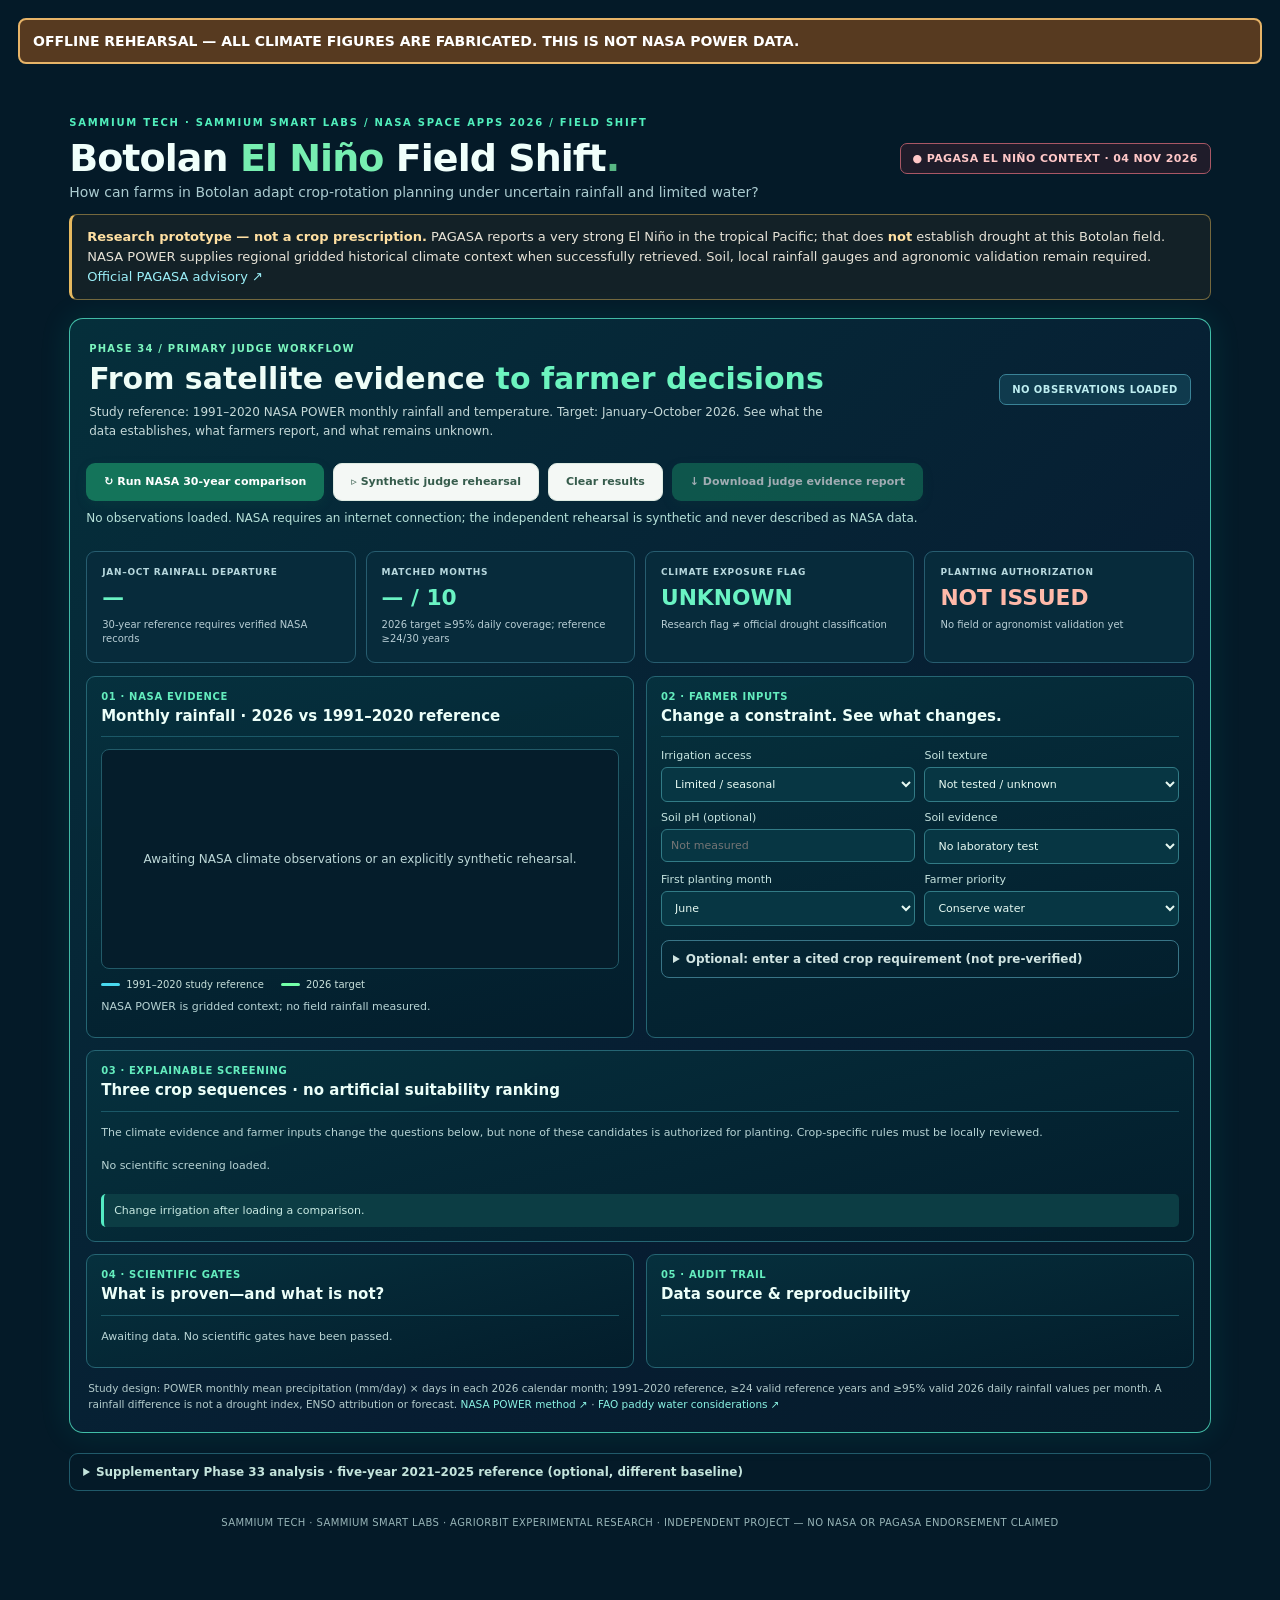
<file: VERIFY_PHASE34_DECISION_REHEARSAL_OFFLINE.html>
<!doctype html><html lang="en"><head><meta charset="utf-8"><meta name="viewport" content="width=device-width,initial-scale=1"><title>AgriORBIT Phase34 — Offline Judge Rehearsal (NOT NASA)</title><style>:root{--ink:#152d29;--muted:#698077;--line:#e4eae5;--soft:#f4f7f3;--deep:#103d33;--deep2:#082a25;--green:#14775c;--mint:#d5f2e3;--orange:#e4a656;--white:#fff;--shadow:0 5px 24px rgba(15,45,35,.035)}
*{box-sizing:border-box}html{scroll-behavior:smooth}body{margin:0;background:#f8faf7;font-family:Inter,"Segoe UI",system-ui,-apple-system,sans-serif;color:var(--ink);font-size:14px}button,input,select,textarea{font:inherit}button{cursor:pointer}a{color:inherit;text-decoration:none}.shell{min-height:100vh;display:flex}.sidebar{width:248px;flex:none;background:linear-gradient(176deg,#103f34 0%,#0d332b 65%,#092b25 100%);min-height:100vh;color:#fff;display:flex;flex-direction:column;padding:27px 15px 25px;position:sticky;top:0;height:100vh;z-index:10}.brand{display:flex;align-items:center;gap:12px;padding:0 12px 34px}.brand-symbol{width:45px;height:45px;display:grid;place-items:center;flex:none;background:#ffffff11;border:1px solid #ffffff2e;border-radius:13px}.brand-symbol svg{width:39px}.brand strong{display:block;font-size:20px;letter-spacing:-.6px;line-height:1.08}.brand small{font-size:9px;letter-spacing:1.95px;color:#a8d7c3;display:block;margin-top:6px;font-weight:750}.side-caption{font-size:10px;color:#98bcad;letter-spacing:2px;font-weight:750;margin:3px 14px 14px}.nav{display:grid;gap:6px}.nav-button{border:0;display:flex;align-items:center;gap:12px;color:#bcd3c8;text-align:left;background:transparent;border-radius:10px;padding:14px 14px;font-size:13px;font-weight:600;transition:.16s}.nav-button:hover{background:#ffffff12;color:white}.nav-button.active{color:#fff;background:#ffffff23;box-shadow:inset 3px 0 #9deac5}.nav-button .ico{width:20px;text-align:center;font-size:20px;line-height:15px;color:#9fd8ba}.side-grow{flex:1}.side-divider{height:1px;background:#ffffff21;margin:20px 10px}.pilot-side{display:flex;gap:11px;align-items:flex-start;padding:0 10px;font-size:10px;font-weight:750;letter-spacing:1px;color:#e2f8ed}.pilot-side small{display:block;font-size:12px;letter-spacing:0;color:#9fc8b4;font-weight:500;margin-top:8px}.pulse{display:inline-block;width:8px;height:8px;background:#a1e5b5;border-radius:50%;box-shadow:0 0 0 4px #a1e5b522;margin-top:4px}.sidebar-bottom{margin:25px 10px 0;font-size:11px;line-height:1.8;color:#88af9c}.sidebar-bottom span{color:#668f7d}.body-container{flex:1;min-width:0}.topbar{height:75px;padding:0 clamp(22px,4vw,63px);border-bottom:1px solid #e9efea;background:#fff;display:flex;align-items:center;justify-content:space-between;gap:15px}.breadcrumbs{font-size:10px;letter-spacing:1.5px;font-weight:800;color:#9aa9a0}.breadcrumbs span{color:#c0c9c3;margin:0 9px}.breadcrumbs b{color:#285b4a}.topbar-right{display:flex;align-items:center;gap:20px}.top-chip{background:#edf7ef;color:#2a6c50;padding:9px 13px;border-radius:30px;font-size:11px;font-weight:750;white-space:nowrap}.top-dot{display:inline-block;width:7px;height:7px;background:#379b67;border-radius:50%;margin-right:5px}.top-link{font-size:11px;font-weight:800;color:#416c5d}.mobile-menu{display:none;border:0;background:transparent;font-size:20px}main{max-width:1500px;margin:auto;padding:37px clamp(20px,4vw,62px) 55px}.view{display:none}.view.active{display:block}.page-heading{display:flex;align-items:flex-end;justify-content:space-between;gap:16px;margin-bottom:26px}.eyebrow{color:#2d886a;letter-spacing:1.75px;font-weight:820;font-size:10px;text-transform:uppercase;display:block;margin-bottom:9px}.page-heading h1{font-size:clamp(27px,3vw,40px);letter-spacing:-1.7px;font-weight:800;line-height:1.1;margin:0}.accent-dot{color:#58b784}.page-heading p{margin:11px 0 0;color:#75877d;line-height:1.6;font-size:13px}.date-pill{font-size:10px;letter-spacing:1.5px;font-weight:800;border:1px solid #d9e6dd;color:#557363;border-radius:30px;padding:10px 15px;white-space:nowrap;margin-bottom:4px}.date-pill span{color:#c1cfc1}.hero{position:relative;display:flex;min-height:284px;border-radius:18px;overflow:hidden;background:linear-gradient(107deg,#103f35,#195b4c 75%,#276d56);color:white;isolation:isolate}.hero-copy{z-index:2;padding:39px 0 32px 43px;max-width:570px}.hero-kicker{font-weight:750;letter-spacing:2px;font-size:10px;color:#bcf2d0}.hero h2{font-size:clamp(30px,3vw,43px);line-height:1.11;letter-spacing:-1.7px;margin:16px 0 15px}.hero h2 em{font-style:normal;color:#b7f3c8}.hero p{color:#cae5d8;max-width:490px;font-size:12px;line-height:1.8;margin-bottom:19px}.hero-disclaimer{display:block;margin-top:13px;color:#a2cbbb;font-size:10px}.btn{display:inline-flex;align-items:center;justify-content:center;gap:12px;padding:11px 17px;font-size:12px;font-weight:800;border-radius:9px;border:1px solid transparent;transition:.16s;white-space:nowrap}.btn:disabled{opacity:.55;cursor:wait}.btn:hover{transform:translateY(-1px)}.btn-bright{background:#b8f4cc;color:#124a39}.btn-bright span{font-size:18px;line-height:10px}.btn-primary{background:#14745a;color:white;box-shadow:0 4px 12px #16765821}.btn-primary:hover{background:#0a5d47}.btn-muted{background:#f4f8f5;border-color:#deebe2;color:#365c4c}.hero-art{position:absolute;right:0;top:0;bottom:0;width:45%;overflow:hidden;background:radial-gradient(circle at 55% 50%,#76ba7b44,transparent 60%)}.planet{position:absolute;width:290px;height:290px;border-radius:50%;background:radial-gradient(circle at 28% 25%,#83c38b 0%,#4e9a6e 24%,#165c50 56%,#0d3a32 75%);border:1px solid #ffffff23;box-shadow:inset -20px -24px 45px #002a234a,0 0 55px #91e4b52f;top:1px;right:15%}.planet:after{content:"";position:absolute;inset:40px;border:1px dashed #ffffff24;border-radius:50%;transform:rotate(-20deg)}.globe{position:absolute;width:550px;height:550px;border-radius:50%;border:1px solid #b0e3c126;top:-127px;right:-123px}.globe-b{width:440px;height:440px;top:-70px;right:-72px}.orbit{width:490px;height:180px;border:2px solid #c4ffe053;border-radius:50%;position:absolute;right:-27px;top:47px;transform:rotate(-31deg)}.orbit-two{transform:rotate(39deg);border-color:#c4ffe02c}.orbit-node{position:absolute;width:10px;height:10px;background:#f6dd9d;box-shadow:0 0 0 5px #ffffff21,0 0 20px #f1e7a8;border-radius:50%}.node-a{right:75px;top:56px}.node-b{right:305px;top:224px}.node-c{right:205px;top:63px;width:6px;height:6px}.orbit-tag{position:absolute;right:38px;top:32px;font-size:9px;letter-spacing:1.2px;color:#b9e2d0}.orbit-tag.tag-bottom{top:auto;bottom:22px}.summary-grid{display:grid;grid-template-columns:repeat(3,minmax(0,1fr));gap:16px;margin:19px 0 21px}.summary-card{background:#fff;border:1px solid var(--line);box-shadow:var(--shadow);border-radius:13px;padding:19px 21px}.stat-head{display:flex;justify-content:space-between;align-items:center;gap:6px}.stat-icon{border-radius:10px;font-size:17px;display:grid;place-items:center;width:34px;height:34px}.stat-green{color:#2c9174;background:#e5f6ee}.stat-blue{color:#3587ad;background:#e8f3f8}.stat-orange{color:#b9843c;background:#fbf2e4}.light-meta{font-size:9px;color:#899c91;letter-spacing:1.2px;font-weight:850;text-align:right}.stat-main{font-size:23px;letter-spacing:-.9px;font-weight:850;margin-top:14px}.stat-text{font-size:14px;color:#789083;font-weight:550}.stat-foot{color:#899b90;font-size:11px;margin-top:8px;line-height:1.4}.two-col{display:grid;grid-template-columns:1.27fr 1fr;gap:19px}.panel{background:#fff;border:1px solid var(--line);box-shadow:var(--shadow);border-radius:14px;padding:24px;min-width:0}.panel-head{display:flex;justify-content:space-between;gap:12px;align-items:start;margin-bottom:13px}.panel h3{font-size:19px;letter-spacing:-.55px;margin:0;font-weight:800}.panel-desc{color:#7e9284;font-size:11px;line-height:1.55;margin:9px 0 8px}.data-tag{font-size:9px;font-weight:850;letter-spacing:1px;color:#648a70;background:#e9f4ec;padding:7px 10px;border-radius:24px;white-space:nowrap}.data-tag.synthetic{background:#fff0dd;color:#a76e22}.data-tag.connected{background:#d9f5e5;color:#207c55}.data-tag.cached{background:#fef0d8;color:#9e7226}.chart-wrap{height:196px;position:relative;display:grid;place-items:center}.chart-wrap svg{width:100%;height:100%;overflow:visible}.chart-empty{text-align:center;color:#778e80;font-size:13px;line-height:1.8}.chart-empty small{font-size:10px;color:#a3b1a8}.chart-legend{display:flex;gap:20px;color:#7a8b80;font-size:10px;flex-wrap:wrap}.chart-legend i{display:inline-block;width:10px;height:10px;border-radius:3px;margin-right:5px}.legend-rain{background:#73b896}.legend-temp{background:#ddaf64}.chart-actions{display:flex;gap:9px;margin-top:18px;flex-wrap:wrap}.inline-status{font-size:10px;color:#8ca097;margin-top:12px;line-height:1.5}.text-btn{background:transparent;border:0;color:#218262;font-size:11px;font-weight:850;padding:5px 0;white-space:nowrap}.text-btn:hover{text-decoration:underline}.field-map{height:225px;background:linear-gradient(140deg,#e2ede3,#cedfcf);border:1px solid #dde9dd;overflow:hidden;position:relative;border-radius:10px;margin-top:19px;isolation:isolate}.map-grid{position:absolute;inset:-50%;opacity:.45;background:linear-gradient(90deg,transparent 49.5%,#a7bead 50%,transparent 50.5%) 0 0 / 80px 80px,linear-gradient(0deg,transparent 49.5%,#a7bead 50%,transparent 50.5%) 0 0/80px 80px;transform:rotate(-18deg)}.field-map:before,.field-map:after{content:"";position:absolute;width:165%;height:42px;background:#f6f5e5c9;transform:rotate(-28deg);left:-25%;top:34%;box-shadow:0 0 0 1px #cbd6bd}.field-map:after{transform:rotate(24deg);top:74%;height:30px;background:#c3d1b6;opacity:.7}.field-marker{position:absolute;top:49%;left:51%;transform:translate(-50%,-50%);z-index:2}.marker-pulse{width:76px;height:76px;background:#18825c24;border-radius:50%;border:1px solid #2d8d6070;display:grid;place-items:center}.pin-dot{width:16px;height:16px;border:4px solid white;background:#197b5b;border-radius:50%;position:absolute;left:30px;top:30px;box-shadow:0 2px 8px #2a584b88}.map-label,.map-corner{position:absolute;z-index:2;font-size:9px;letter-spacing:1.2px;font-weight:850;background:#fffffff0;color:#588068;padding:7px 10px;border-radius:6px;left:12px;bottom:11px}.map-corner{left:auto;right:12px;bottom:auto;top:12px}.field-polygon{position:absolute;inset:0;z-index:2;width:100%;height:100%}.field-info{display:grid;grid-template-columns:1.4fr .7fr 1fr;gap:6px;padding-top:16px}.field-info span{display:block;font-size:9px;color:#a0aea3;letter-spacing:1px;font-weight:850}.field-info strong{font-size:12px;display:block;margin-top:5px;overflow-wrap:anywhere}.map-note{margin-top:15px;font-size:10px;color:#84968b}.quick-compare{margin-top:19px}.quick-scenarios{display:grid;grid-template-columns:repeat(3,1fr);gap:12px;margin-top:18px}.quick-scenario{border:1px solid #e7ede8;background:#fafcf9;border-radius:11px;padding:16px}.quick-scenario small{color:#68a98b;font-size:10px;font-weight:850;letter-spacing:1px}.quick-scenario strong{display:block;font-size:14px;margin:8px 0}.quick-scenario .seq{font-size:11px;line-height:1.5;color:#7a8f81;min-height:33px}.qscore{font-size:24px;font-weight:850;letter-spacing:-1px;margin-top:15px}.qscore span{font-size:11px;color:#90a097;font-weight:600}.mini-bar{height:6px;background:#e4eee7;border-radius:9px;overflow:hidden;margin-top:6px}.mini-bar span{display:block;background:#54b48a;height:100%;border-radius:9px}.loading-placeholder{color:#9aaca2;font-size:13px;padding:16px}.farm-layout{display:grid;grid-template-columns:1fr 1fr;gap:19px;align-items:start}.form-panel{min-height:250px}.form-grid{display:grid;grid-template-columns:1fr 1fr;gap:17px 14px;margin-top:21px}.form-field{display:flex;flex-direction:column;gap:7px;color:#667b6d;font-size:11px;font-weight:800}.form-field.span2{grid-column:span 2}.form-field input,.form-field select,.form-field textarea{width:100%;border:1px solid #dfe8e1;border-radius:8px;background:#fbfdfb;min-height:42px;padding:10px 11px;color:#25483c;outline:none;font-size:12px;font-weight:570;transition:.15s}.form-field textarea{font:11px/1.6 ui-monospace,Consolas,monospace;resize:vertical}.form-field input:focus,.form-field select:focus,.form-field textarea:focus{border-color:#3d9d76;box-shadow:0 0 0 3px #7ddbb52a}.helper{color:#8b9e90;font-size:11px;line-height:1.75;margin-top:15px}.priority-list{display:grid;gap:17px;margin-top:25px}.priority-row{display:grid;grid-template-columns:1fr 120px 30px;align-items:center;gap:14px}.priority-row label{font-size:12px;font-weight:720;color:#3e6352}.priority-row input{width:100%;accent-color:#158365}.priority-row output{font-size:13px;font-weight:850;color:#267856;text-align:right}.form-footer{display:flex;flex-wrap:wrap;gap:14px;align-items:center;margin-top:28px}.save-hint{font-size:10px;color:#7c9b86}.badge-small{background:#ecf6ef;color:#307d5e;font-size:9px;padding:7px 10px;border-radius:7px;font-weight:850;letter-spacing:1px;white-space:nowrap}.boundary-status{font-size:11px;color:#3b7d61;font-weight:750}.warning-banner{background:#fff8ea;border:1px solid #f1e3c8;border-radius:10px;color:#8c6b3b;padding:15px 17px;font-size:12px;line-height:1.65;margin-bottom:19px}.warning-banner strong{color:#8d5a20}.ranking-layout{display:grid;grid-template-columns:minmax(0,1.6fr) minmax(275px,.8fr);gap:19px;align-items:start}.scenario-stack{display:grid;gap:16px}.scenario-card{background:#fff;border:1px solid #e1eae3;border-radius:14px;box-shadow:var(--shadow);padding:22px}.scenario-card.best{border:1px solid #b4ddc1;box-shadow:0 4px 28px #237d4f12}.scenario-top{display:flex;align-items:flex-start;justify-content:space-between;gap:10px}.scenario-label{font-size:10px;color:#2a9570;letter-spacing:1.2px;font-weight:850}.scenario-card h3{font-size:19px;letter-spacing:-.6px;margin:6px 0 8px}.scenario-sub{font-size:12px;color:#809387;line-height:1.6}.scenario-score{font-size:35px;font-weight:850;letter-spacing:-2px;color:#1d785b;line-height:1}.scenario-score small{font-size:12px;color:#90a79b;font-weight:600;letter-spacing:0}.sequence{display:flex;gap:7px;flex-wrap:wrap;margin:16px 0}.crop-chip{border:1px solid #d8e9df;background:#f1faf3;border-radius:7px;padding:7px 10px;color:#3c725a;font-weight:700;font-size:11px}.crop-sep{color:#a4baac;padding-top:5px}.score-breakdown{display:grid;gap:9px}.score-row{display:grid;grid-template-columns:150px 1fr 30px;gap:10px;align-items:center;font-size:10px;color:#637d6d}.track{height:6px;background:#ecf2ed;border-radius:10px;overflow:hidden}.track div{height:100%;background:#59b38b;border-radius:10px}.score-row b{text-align:right;color:#356b52}.scenario-foot{margin-top:17px;border-top:1px solid #edf1ed;padding-top:12px;font-size:11px;line-height:1.6;color:#778a7c}.scenario-foot strong{color:#4b7660}.analysis-aside{display:grid;gap:17px}.analysis-aside .panel h3{margin-bottom:18px}.weight-line{display:flex;justify-content:space-between;font-size:11px;padding:7px 0;border-bottom:1px solid #f0f3ef;color:#789282}.weight-line strong{color:#356a50}.evidence-list{margin:0;padding-left:18px;color:#748a7c;font-size:11px;line-height:1.8}.evidence-list li{margin-bottom:10px}.rover-layout{display:grid;grid-template-columns:1.2fr .8fr;gap:19px}.rover-visual{min-height:440px}.rover-svg{width:100%;height:auto;margin:12px 0 0}.telemetry-stat{display:flex;align-items:center;justify-content:space-between;gap:8px;border-bottom:1px solid #edf1ec;padding:15px 0;font-size:12px;color:#4e7560;font-weight:750}.telemetry-stat small{display:block;color:#a1afa5;font-size:9px;font-weight:500;margin-top:4px}.telemetry-stat strong{font-size:20px;color:#124d3b;letter-spacing:-.5px}.telemetry-stat strong.small-reading{font-size:10px;letter-spacing:0}.telemetry-bar{height:8px;background:#e3eee7;overflow:hidden;border-radius:10px;margin:11px 0 3px}.telemetry-bar span{display:block;width:0;height:100%;background:#46aa81}.wide{width:100%;margin-top:22px}.evidence-columns{display:grid;grid-template-columns:1fr 1fr;gap:19px}.provenance,.method-details{font-size:12px;line-height:1.8;color:#667f70}.meta-line{display:grid;grid-template-columns:145px 1fr;gap:10px;border-bottom:1px solid #edf2ee;padding:9px 0;font-size:11px}.meta-line span{color:#91a499}.meta-line strong{overflow-wrap:anywhere;font-weight:700;color:#3c5f50}.provenance a{color:#137b5a;overflow-wrap:anywhere}.method-details p{color:#778c80}.report-panel{margin-top:19px}.report-preview{display:grid;gap:11px;color:#668371;line-height:1.75;font-size:12px}.report-preview h4{margin:5px 0;color:#275b46;font-size:15px}.report-preview p{margin:0}.fineprint{font-size:10px;color:#93a79b;border-top:1px solid #e9eeea;padding-top:18px;margin-top:18px;line-height:1.65}.resources{display:flex;gap:18px;align-items:center;margin-top:25px;flex-wrap:wrap;font-size:11px}.resources h3{margin:0;font-size:12px}.resources a{color:#2d815f;font-weight:750}.footer{max-width:1500px;margin:0 auto;border-top:1px solid #e7eee8;padding:17px clamp(20px,4vw,62px) 24px;color:#9bad9e;font-size:10px;display:flex;justify-content:space-between;gap:16px;flex-wrap:wrap}.toast{position:fixed;z-index:100;bottom:23px;right:23px;background:#133f33;color:#fff;font-size:12px;border-radius:10px;box-shadow:0 10px 40px #0d392d3c;padding:12px 18px;max-width:390px;opacity:0;transform:translateY(13px);pointer-events:none;transition:.2s}.toast.show{opacity:1;transform:translateY(0)}
@media(max-width:1250px){.sidebar{width:215px}.hero-copy{max-width:510px;padding-left:28px}.hero-art{width:43%;opacity:.75}.two-col{grid-template-columns:1fr 1fr}.panel{padding:20px}.score-row{grid-template-columns:124px 1fr 28px}}
@media(max-width:1000px){.sidebar{width:200px}.breadcrumbs{letter-spacing:.6px}.two-col,.rover-layout,.ranking-layout{grid-template-columns:1fr}.hero-art{opacity:.36;width:55%}.farm-layout{grid-template-columns:1fr 1fr}.date-pill{display:none}.summary-grid{gap:9px}.summary-card{padding:13px}.stat-main{font-size:19px}.field-map{height:180px}}
@media(max-width:750px){.sidebar{position:fixed;transform:translateX(-100%);transition:.2s;width:250px;box-shadow:6px 0 30px #12352b22}.sidebar.open{transform:translateX(0)}.mobile-menu{display:block}.topbar{height:64px;padding:0 18px;justify-content:flex-start}.topbar-right{margin-left:auto}.top-chip{display:none}.breadcrumbs{font-size:9px}.top-link{font-size:10px}main{padding:24px 16px 35px}.hero{min-height:295px}.hero-copy{padding:27px;max-width:100%}.hero-art{opacity:.17;width:100%}.hero h2{font-size:30px}.summary-grid{grid-template-columns:1fr 1fr}.summary-card:last-child{grid-column:span 2}.two-col,.farm-layout,.evidence-columns{grid-template-columns:1fr}.quick-scenarios{grid-template-columns:1fr}.quick-scenario .seq{min-height:0}.page-heading{align-items:start}.page-heading h1{font-size:31px}.chart-actions .btn{flex:1}.footer{padding:15px 17px}.resources{display:grid}.field-map{height:225px}}
@media(max-width:410px){.summary-grid{grid-template-columns:1fr}.summary-card:last-child{grid-column:auto}.hero h2{font-size:27px}.page-heading h1{font-size:26px}.form-grid{grid-template-columns:1fr}.form-field.span2{grid-column:span 1}.priority-row{grid-template-columns:1fr 90px 20px}.score-row{grid-template-columns:105px 1fr 27px}.meta-line{grid-template-columns:95px 1fr}}

/* Phase 2: historical context for the rotation studio */
.season-panel{margin-bottom:22px;padding:24px 27px}
.season-heading{display:flex;align-items:center;justify-content:space-between;gap:14px;flex-wrap:wrap}
.season-heading h3{margin:5px 0 0}
.season-info{margin-top:16px;color:#53665b;line-height:1.6;font-size:14px}
.season-stat{display:grid;grid-template-columns:repeat(4,minmax(110px,1fr));gap:12px;margin-bottom:14px}
.season-stat>div{padding:15px;border-radius:12px;background:#eff7ef;border:1px solid #dcebdd}
.season-stat small{display:block;font-size:10px;letter-spacing:.055em;color:#61766a;text-transform:uppercase}
.season-stat b{display:block;color:#1a4c3c;font-size:18px;margin-top:7px}
.season-note{margin:9px 0;font-size:12px;color:#566b61}
.season-actions{display:flex;flex-wrap:wrap;gap:8px;margin:15px 0 4px;align-items:center}
.stress-strip{margin:8px 0 14px;padding:12px 14px;background:#f3f8ed;border-left:3px solid #82aa6a;border-radius:6px;font-size:12px;color:#536a5b}
.stress-strip strong{display:block;margin-bottom:5px;color:#245543}
.stress-strip span{display:block}
@media(max-width:900px){.season-stat{grid-template-columns:repeat(2,minmax(110px,1fr))}}
@media(max-width:480px){.season-stat{grid-template-columns:1fr 1fr}.season-panel{padding:18px}}

.evidence-refs{border:1px solid #e1eae3;padding:10px 14px;border-radius:8px;font-size:11px;background:#fbfdfb;display:flex;gap:6px;flex-wrap:wrap;line-height:1.5;margin:12px 0}
.evidence-refs strong{color:#466b54;display:block;width:100%}
.evidence-refs a{color:#2b7959;text-decoration:underline;text-underline-offset:2px;margin-right:12px}


/* Phase 3: startup calibration screen — visual calibration, actual boot readiness checks. */
body.calibrating {overflow:hidden}
.calibration {
  --cal-cyan:#46e7fa; --cal-green:#7bfbaa;
  position:fixed;inset:0;z-index:9999;isolation:isolate;overflow:auto;
  color:#eafcff;background:#020e1e;
  font-family:Inter,"Segoe UI",Arial,sans-serif;
  transition:opacity .5s ease,visibility .5s ease;
}
.calibration.is-hidden {opacity:0;visibility:hidden;pointer-events:none}
.calibration-art {
  position:absolute;inset:0;z-index:-3;
  background:url('/assets/calibration-art.png') center/cover no-repeat;
  opacity:.5;transform:scale(1.05);filter:blur(4px) saturate(.8);
  animation:cal-breathe 12s ease-in-out infinite alternate;
}
.calibration-glow {
  position:absolute;inset:0;z-index:-2;
  background:linear-gradient(95deg,rgba(0,8,21,.97) 0%,rgba(0,14,28,.84) 41%,rgba(0,12,29,.89) 100%),
             radial-gradient(ellipse at 49% 70%,rgba(25,206,166,.28),transparent 60%);
}
.calibration::after{content:"";position:fixed;inset:0;pointer-events:none;z-index:-1;
  background-image:linear-gradient(rgba(63,225,227,.035) 1px,transparent 1px),
                   linear-gradient(90deg,rgba(63,225,227,.035) 1px,transparent 1px);
  background-size:55px 55px;mask-image:linear-gradient(transparent,#000 50%,#000);
}
.calibration-wrapper{width:min(1420px,94%);min-height:100vh;margin:auto;display:flex;flex-direction:column}
.cal-top{display:flex;align-items:center;justify-content:space-between;padding:29px 0 18px;border-bottom:1px solid rgba(91,231,219,.18);gap:20px}
.cal-brand{display:flex;align-items:center;gap:10px;font-size:23px;font-weight:850;letter-spacing:.02em}
.cal-brand>span:nth-child(2)>span{color:#74e9a2}
.cal-brand small{font-size:16px;color:#e8f8ff;font-weight:500;margin-left:4px}
.cal-brand-symbol{display:grid;place-items:center;color:#8cfce1;border:1px solid rgba(69,241,216,.6);border-radius:50%;width:39px;height:39px;box-shadow:0 0 23px #22dabc40}
.cal-build{font-size:11px;letter-spacing:.23em;color:#93b5c5;font-weight:700}
.cal-content{display:grid;grid-template-columns:minmax(0,1fr) 390px;gap:clamp(30px,6vw,95px);flex:1;align-items:center;padding:38px 0 26px}
.cal-main{max-width:740px}
.cal-overline{font-size:12px;font-weight:780;letter-spacing:.22em;color:#70f7e2;display:flex;align-items:center;gap:11px}
.cal-live-dot{width:9px;height:9px;border-radius:50%;background:#75fbaa;box-shadow:0 0 17px #75fbaa;animation:cal-pulse 1.8s infinite}
.cal-main h1{font-size:clamp(48px,6.8vw,98px);line-height:.99;letter-spacing:-.055em;margin:20px 0 21px;font-weight:850}
.cal-main h1 em{font-style:normal;color:#79f5ab;text-shadow:0 0 44px rgba(48,244,166,.26)}
.cal-main p{max-width:580px;color:#b4cbd8;font-size:clamp(13px,1.15vw,16px);line-height:1.7;margin:0}
.cal-hologram{height:clamp(150px,21vh,260px);position:relative;margin:24px auto 11px;width:min(100%,600px);perspective:600px;overflow:hidden}
.cal-hologram:before{
  content:"";position:absolute;inset:12% 10% 4%;border:1px solid #75e9ff8c;
  transform:rotateX(59deg) rotateZ(-16deg);box-shadow:0 0 39px #26d4b02b,inset 0 0 35px #37d7c81a;
  background:repeating-linear-gradient(0deg,transparent 0 24px,#4cf7d13f 25px 26px),
             repeating-linear-gradient(90deg,transparent 0 28px,#4cf7d13f 29px 30px);
}
.cal-hologram:after{content:"";position:absolute;bottom:10%;left:18%;right:18%;height:5px;background:#3affb9;filter:blur(15px);opacity:.5}
.cal-orbit{position:absolute;top:50%;left:50%;border:1px solid #62eafa88;border-radius:50%;transform:translate(-50%,-50%) rotateX(65deg);box-shadow:0 0 22px #45f5fa3d;animation:cal-orbit-spin 11s linear infinite}
.cal-orbit-a{width:200px;height:180px}.cal-orbit-b{width:320px;height:270px;animation-duration:18s;animation-direction:reverse}
.cal-scan{position:absolute;left:8%;top:18%;height:64%;width:2px;background:linear-gradient(transparent,#5fffe8,transparent);box-shadow:0 0 20px #64ffe2;animation:cal-sweep 4.8s ease-in-out infinite alternate}
.cal-hologram-tag{position:absolute;bottom:6%;right:7%;color:#80dcd5;font-size:9px;letter-spacing:.16em}
.cal-field-line{position:absolute;border:1px solid #6afee4a3;border-radius:50%;width:11px;height:11px;background:#86fdd5;box-shadow:0 0 16px #6afee4;transform:translate(-50%,-50%)}
.cal-field-a{top:52%;left:27%}.cal-field-b{top:42%;left:62%}.cal-field-c{top:67%;left:78%}
.cal-progress-label{display:flex;justify-content:space-between;align-items:end;gap:10px;color:#d0e7ef;font-size:12px;font-weight:700;letter-spacing:.06em}
.cal-progress-label strong{font-size:30px;color:#83ffc4;line-height:1}
.cal-progress{height:13px;border:1px solid rgba(95,248,226,.65);border-radius:14px;overflow:hidden;padding:2px;background:#092e3c;box-shadow:0 0 22px #1debb92b;margin:12px 0}
.cal-progress span{display:block;width:0;height:100%;border-radius:10px;background:linear-gradient(90deg,#11d7a9,#b1ff90);box-shadow:0 0 15px #54ffb3;transition:width .5s ease}
.cal-summary{color:#a2bdc9;font-size:12px;min-height:36px;line-height:1.5}
.cal-actions{display:flex;gap:14px;align-items:center;margin-top:12px;flex-wrap:wrap}
.cal-enter{border:1px solid #69f5c7;background:linear-gradient(120deg,#0e9a76,#14c995);color:#031c1d;border-radius:10px;padding:13px 22px;font-size:13px;font-weight:800;cursor:pointer;box-shadow:0 0 25px #3df5aa20}
.cal-enter span{padding-left:14px;font-size:17px}.cal-enter:disabled{opacity:.4;cursor:progress}
.cal-retry{border:1px solid #426674;color:#b7e4e6;background:#102738;border-radius:10px;padding:13px 19px;cursor:pointer}
.cal-aside{padding:27px 24px;border:1px solid rgba(62,207,206,.35);background:rgba(2,21,35,.72);box-shadow:0 12px 60px rgba(0,0,0,.22),inset 0 0 20px #28d5ae0b;border-radius:16px;backdrop-filter:blur(8px)}
.cal-aside-kicker{font-size:10px;letter-spacing:.24em;color:#74dfd6;font-weight:850}
.cal-aside h2{margin:9px 0 16px;font-size:24px;color:#f0ffff}
.cal-checks{list-style:none;display:grid;gap:0;padding:0;margin:0}
.cal-checks li{display:flex;gap:12px;align-items:center;padding:13px 0;border-bottom:1px solid rgba(121,217,211,.15)}
.cal-checks li:last-child{border:0}
.cal-check-icon{display:grid;place-items:center;flex:0 0 31px;width:31px;height:31px;border:1px solid #235464;border-radius:8px;color:#83ced7;background:#092c3a;font-size:10px;font-weight:800}
.cal-checks li>span:nth-child(2){min-width:0;flex:1}
.cal-checks strong,.cal-checks small{display:block}
.cal-checks strong{color:#e5f8f6;font-size:12px;margin-bottom:3px}
.cal-checks small{color:#779fab;font-size:10px;line-height:1.45}
.cal-checks b{flex:none;font-size:10px;font-weight:800;color:#a0b4c0}
.cal-checks li[data-status=passed] .cal-check-icon{color:#012a26;background:#7cfdba;border-color:#7cfdba}
.cal-checks li[data-status=passed] b{color:#7cfdba}
.cal-checks li[data-status=warning] b{color:#ffd388}
.cal-external b{color:#e7bd78!important}
.cal-disclaimer{font-size:10px;color:#89aab7;line-height:1.65;border-top:1px solid #335563;padding-top:13px;margin:13px 0 0}
.cal-footer{border-top:1px solid rgba(91,231,219,.18);display:flex;justify-content:space-between;padding:20px 0;color:#7ab5be;letter-spacing:.13em;font-weight:700;font-size:10px;gap:20px}
.cal-replay{border:1px solid #d4e5da;background:transparent;border-radius:7px;font-size:11px;color:#276c56;padding:7px 10px;cursor:pointer;font-weight:700}
.cal-replay:hover{background:#e6f5ec}
@keyframes cal-breathe{from{transform:scale(1.03)}to{transform:scale(1.09)}}
@keyframes cal-pulse{0%,100%{opacity:1}50%{opacity:.45}}
@keyframes cal-orbit-spin{from{transform:translate(-50%,-50%) rotateX(65deg) rotateZ(0deg)}to{transform:translate(-50%,-50%) rotateX(65deg) rotateZ(360deg)}}
@keyframes cal-sweep{from{left:10%}to{left:90%}}
@media(max-width:1050px){
  .cal-content{grid-template-columns:minmax(0,1fr) 330px;gap:24px}
  .cal-aside{padding:22px 18px}.cal-main h1{font-size:clamp(44px,6vw,66px)}
}
@media(max-width:780px){
  .cal-content{grid-template-columns:1fr;align-items:start;padding:35px 0 24px;gap:35px}
  .cal-main{max-width:none}.cal-main h1{font-size:clamp(50px,10vw,75px)}
  .cal-hologram{height:170px}.cal-aside{margin-bottom:20px}.cal-top{padding:17px 0}
  .cal-build{font-size:9px;text-align:right;letter-spacing:.1em}
  .cal-footer{flex-direction:column;gap:8px;line-height:1.5}
}
@media(max-width:480px){
  .cal-brand{font-size:18px}.cal-brand small{font-size:13px}.cal-build{font-size:8px}
  .cal-content{padding-top:28px}.cal-hologram{height:150px;margin:18px auto}
  .cal-aside h2{font-size:21px}.cal-checks li{padding:10px 0}.cal-main p{font-size:13px}
}
@media(prefers-reduced-motion:reduce){
  .calibration *,.calibration-art{animation:none!important;transition:none!important}
}

/* Phase 4: responsive holographic farm field + environmental controls */
.rover-title-bar{flex-wrap:wrap}.rover-demo-badge{display:inline-flex;align-items:center;padding:9px 12px;background:#fff2dc;border:1px solid #f3d39e;border-radius:999px;font-size:10px;font-weight:800;color:#875b19;letter-spacing:.06em}
.mission-warning,.holo-science-note{padding:14px 18px;background:#fff7e7;border:1px solid #f0d6a3;color:#6a573b;border-radius:12px;font-size:12px;line-height:1.6;margin:12px 0 16px}
.mission-headline-strip{display:flex;gap:16px;justify-content:space-between;flex-wrap:wrap;background:#071e2c;color:#9bc8d1;border-radius:11px;padding:15px 18px;margin-bottom:14px;font-size:10px;letter-spacing:.09em}.mission-headline-strip strong{color:#a4fce9;margin-left:8px}
.rover-mission-layout{display:grid;grid-template-columns:minmax(0,1fr) 310px;gap:16px;align-items:start}.hologram-column,.holo-data-sidebar{min-width:0}.holo-data-sidebar{display:grid;gap:12px}
.holo-viewport-panel{overflow:hidden;border:1px solid #174455;background:#051a29;border-radius:14px;box-shadow:0 15px 45px #0c293533}
.holo-topbar{display:flex;flex-wrap:wrap;align-items:center;justify-content:space-between;gap:12px;padding:14px 18px;background:#09243a;color:#86f1d8;letter-spacing:.09em;font-size:10px;font-weight:750}.holo-pulse{display:inline-block;background:#4ef7b3;width:7px;height:7px;border-radius:50%;box-shadow:0 0 11px #4ef7b3;margin-right:6px}
.holo-canvas-wrap{position:relative;background:#071a2a;min-height:280px;overflow:hidden}#holo-viewport{width:100%;height:min(54vw,520px);min-height:290px;display:block;cursor:grab;touch-action:none}#holo-viewport:active{cursor:grabbing}.holo-fallback{position:absolute;inset:20px;display:grid;place-content:center;color:white;background:#0b273a;z-index:8;text-align:center}.holo-fallback[hidden]{display:none}
.holo-corner-label{position:absolute;background:#061928bc;border:1px solid #2d897e63;color:#97f3e6;font-size:9px;letter-spacing:.06em;padding:6px 9px;pointer-events:none}.corner-top-left{top:52px;left:12px}.corner-bottom-left{bottom:10px;left:12px}
.holo-radar{position:absolute;right:11px;top:12px;color:#7bf2c4;font-size:10px;display:grid;gap:3px;text-align:right;pointer-events:none}.holo-layer-pills{position:absolute;right:8px;bottom:13px;display:flex;flex-direction:column;gap:4px;color:#99e5df;font-size:8px;pointer-events:none}
.holo-toolbar,.holo-playback{padding:12px 14px;display:flex;flex-wrap:wrap;gap:10px;align-items:center;justify-content:space-between;border-top:1px solid #23506a}.holo-layers,.holo-camera-actions,.mission-scenarios{display:flex;gap:7px;flex-wrap:wrap}.holo-tab,.holo-icon-button,.mission-scenarios button{border:1px solid #32667a;background:#102f40;color:#b4d7e1;border-radius:7px;padding:8px 10px;font-size:11px;cursor:pointer}.holo-tab.active,.mission-scenarios button.active{color:#052a27;border-color:#5ce7c6;background:#7ef4cf;font-weight:800}.holo-playback label{color:#ade2dd;font-size:11px;display:flex;gap:15px;align-items:center}.holo-playback input{width:100%;accent-color:#63eabb;cursor:pointer}
.mission-env-controls{background:#0b2a3a;border-top:1px solid #245568;display:grid;grid-template-columns:repeat(3,minmax(0,1fr));gap:9px;padding:11px 13px}.mission-env-controls label{display:grid;gap:6px;color:#8de9d8;font-size:9px;letter-spacing:.1em;font-weight:850}.mission-env-controls select{color:#e6f9f5;background:#0b1d2d;border:1px solid #325d6c;border-radius:8px;padding:9px 8px;font-size:11px;min-width:0}
.env-response-panel,.mission-subpanel{border:1px solid #2d6470;border-radius:11px;background:#0c2938;color:#d3f3ec;padding:14px;margin-top:12px}.env-management{display:grid;grid-template-columns:1fr 1fr;gap:14px}.env-management label{display:grid;gap:7px;color:#8dbfc5;font-size:10px;font-weight:700}.env-management label strong{color:#8af3c3;display:inline}.env-management input{width:100%;accent-color:#66ead5}.env-index{display:flex;justify-content:space-between;gap:8px;margin-top:11px;border-top:1px solid #295768;padding-top:10px;font-size:11px}.env-index b{color:#9efcdd}.env-zones{display:grid;grid-template-columns:repeat(3,minmax(0,1fr));gap:9px;margin-top:10px}.env-zone{border:1px solid #316172;background:#0b3745;border-left:4px solid #46ca90;padding:9px;border-radius:8px;font-size:11px}.env-zone b{font-size:16px;display:block}.env-zone span{display:block;color:#99c4c9;font-size:9px}.env-zone.moderate{border-left-color:#edbc59}.env-zone.critical{border-left-color:#e97266}.env-caption,.mission-small{color:#8caeb9;font-size:10px;line-height:1.5;margin:10px 0 0}.mission-information-row{display:grid;grid-template-columns:1fr 1fr;gap:12px}.mission-mini-header,.holo-card-head{display:flex;justify-content:space-between;gap:8px;color:#6ff1ca;font-size:10px;letter-spacing:.07em;margin-bottom:14px}.mission-mini-header span,.holo-card-head>span:last-child{font-size:9px;color:#acd4c8}.mission-source-grid{display:grid;gap:10px;font-size:11px}.mission-source-grid>div{display:flex;gap:8px;align-items:center}.mission-source-grid b{margin-left:auto;color:#f6ce85;font-size:9px}.source-dot{width:8px;height:8px;border-radius:50%;display:inline-block;background:#44d6c9}.synthetic-dot{background:#ffd175}.nasa-dot{background:#72b4f9}.sensor-dot{background:#ef907b}.concept-dot{background:#a5c0bc}
.holo-data-card{border:1px solid #bfd6d5;background:#fff;border-radius:12px;padding:15px 16px;box-shadow:0 8px 25px #1435300b}.holo-card-head{color:#285d5b}.holo-card-head>span:last-child{color:#9f865c}.holo-metric{display:flex;justify-content:space-between;gap:8px}.holo-metric small,.holo-statgrid small{display:block;color:#7d9395;font-size:9px}.holo-metric strong{font-size:13px;color:#17443e}.holo-statgrid{display:grid;grid-template-columns:repeat(2,1fr);gap:10px;margin-top:16px}.holo-statgrid>div{background:#eff7f5;border-radius:7px;padding:10px}.holo-statgrid strong{display:block;font-size:14px;color:#19554a;margin-top:4px}.holo-value-row{display:flex;justify-content:space-between;gap:8px;border-bottom:1px solid #e9f0ec;padding:9px 0;font-size:11px;color:#5d7474}.holo-value-row b{color:#1a554b;text-align:right}.telemetry-bar{height:6px;border-radius:5px;background:#e2eeeb;overflow:hidden}.telemetry-bar span{height:100%;display:block;width:0;background:#56bfa2;transition:width .2s}.wide{width:100%;margin-top:11px}.holo-source-register,.holo-ingest-log{font-size:11px;color:#596e70;line-height:1.7}.holo-refresh{border:0;background:#e8f4f1;color:#1d735e;padding:8px 12px;border-radius:7px;cursor:pointer;margin-top:8px}.mission-time{font-size:9px}.holo-science-note{margin:15px 0}
@media(max-width:1150px){.rover-mission-layout{grid-template-columns:1fr}.holo-data-sidebar{grid-template-columns:repeat(2,minmax(0,1fr))}}
@media(max-width:680px){.mission-env-controls{grid-template-columns:1fr}.mission-information-row,.holo-data-sidebar{grid-template-columns:1fr}.env-management{grid-template-columns:1fr}.env-zones{grid-template-columns:repeat(3,minmax(0,1fr))}.holo-playback .btn{flex:1}.holo-radar{display:none}}
@media(prefers-reduced-motion:reduce){.holo-pulse{animation:none}}

.catalog-search{padding-top:11px;margin-top:12px;border-top:1px solid #e3edeb;display:grid;gap:8px}.catalog-search label{font-size:10px;color:#476b68;display:grid;gap:6px}.catalog-search select{max-width:100%;border:1px solid #b5d5cc;border-radius:7px;padding:8px;color:#205b52;background:#f8fdfa;font-size:11px}.catalog-search button{border:0;background:#d6f2e9;color:#075c51;font-weight:800;border-radius:7px;padding:9px 12px;font-size:11px;cursor:pointer}.catalog-search button:disabled{opacity:.5}.earth-catalog-results{font-size:10px;line-height:1.6;color:#5d7978;margin-top:11px}.earth-catalog-results p{margin:6px 0}.earth-catalog-results .catalog-warning{color:#946a27}

/* Readability of source registry and canvas legend */
.holo-layer-pills{top:68px;bottom:auto;right:12px;background:#061c29ad;padding:7px;border:1px solid #25716c62;border-radius:7px}
.source-entry{display:grid;gap:3px;border-bottom:1px solid #e8f0ee;padding:8px 0}.source-entry strong{font-size:10px;color:#254e4a}.source-entry span{font-size:9px;color:#8f7460;overflow-wrap:anywhere}

/* Phase 5 — high-contrast mission HUD. No downloaded fonts required offline. */
#view-rover {
  --hud-cyan:#00F0FF;--hud-emerald:#00FF66;--hud-amber:#FFB700;--hud-crimson:#FF0055;
  --hud-void:#03121f;--hud-panel:#081e31;--hud-border:#235e73;
  color:#d7f9ff;
  font-family:"Share Tech Mono", "Cascadia Code", Consolas, ui-monospace, monospace;
  background:radial-gradient(ellipse at 50% -200px,#0c4961 0,#071c2c 35%,#03121f 100%);
  padding:24px;border:1px solid #1f5162;border-radius:18px;box-shadow:0 16px 65px #002b4333;
}
#view-rover .page-heading h1,#view-rover h3,.hud-command-heading strong,.cal-main h1 {font-family:Orbitron,"Cascadia Code",Consolas,ui-monospace,monospace;letter-spacing:.025em}
#view-rover .page-heading h1 {color:#f0fdff;text-shadow:0 0 24px #00f0ff45;font-size:clamp(25px,2.6vw,35px)}
#view-rover .page-heading .eyebrow,#view-rover .accent-dot{color:var(--hud-cyan)}
#view-rover .page-heading p{color:#a5cfd6}
#view-rover .rover-demo-badge{background:#40201d;border-color:#9c6731;color:#ffe2a2}
#view-rover .mission-warning,#view-rover .holo-science-note{background:#282014;border-color:#94612d;color:#f6d6a1}
#view-rover .holo-data-card {background:linear-gradient(153deg,#0c2c42,#071c2e);color:#d6faff;border-color:#246a81;box-shadow:inset 0 1px #4afaff15,0 6px 24px #0005}
#view-rover .holo-card-head,#view-rover .holo-data-card .holo-card-head span:first-child{color:var(--hud-cyan)}
#view-rover .holo-card-head>span:last-child{color:#ffce78}
#view-rover .holo-data-card small,#view-rover .holo-data-card .holo-value-row{color:#b6d8e1}
#view-rover .holo-data-card .holo-value-row{border-bottom-color:#225169}
#view-rover .holo-data-card .holo-value-row b,#view-rover .holo-data-card .holo-metric strong,#view-rover .holo-data-card .holo-statgrid strong{color:#effdff}
#view-rover .holo-data-card .holo-statgrid>div{background:#12394b}
#view-rover .holo-statgrid small{color:#a5d0d9}
#view-rover .holo-source-register,#view-rover .holo-ingest-log,#view-rover .mission-small{color:#b1ccd5}
#view-rover .source-entry{border-bottom-color:#255268}
#view-rover .source-entry strong{color:#c5f1f5}
#view-rover .source-entry span{color:#ffce86}
#view-rover .catalog-search{border-top-color:#24596f}
#view-rover .catalog-search label{color:#b7f2f7}
#view-rover .catalog-search select{color:white;background:#0d3445;border-color:#34798b}
#view-rover .earth-catalog-results{color:#b4d5d9}
#view-rover .catalog-search button,#view-rover .holo-refresh{background:#0a5364;color:#c5fbf4;border:1px solid #1b8496}
#view-rover .holo-canvas-wrap{isolation:isolate}
#view-rover .holo-topbar{color:#ccfcff}
#view-rover .holo-pulse{background:var(--hud-emerald);box-shadow:0 0 14px var(--hud-emerald)}
#view-rover .holo-icon-button:focus-visible,#view-rover .holo-tab:focus-visible,#view-rover .hud-command-button:focus-visible,#view-rover .hud-switch:focus-within{outline:2px solid var(--hud-amber);outline-offset:3px}
#view-rover .holo-tab.active,#view-rover .mission-scenarios button.active{background:var(--hud-cyan);border-color:var(--hud-cyan);color:#05232f}
#view-rover .holo-viewport-panel{border-color:#1887a6;box-shadow:0 0 27px #00f0ff18}
.hud-command{display:grid;grid-template-columns:minmax(0,1fr) auto;gap:9px 15px;align-items:center;margin:12px 0 16px;padding:14px 17px;border:1px solid #196e88;border-radius:11px;background:linear-gradient(105deg,#0c2d40,#071827);box-shadow:inset 0 1px #00f0ff22}
.hud-command-heading{display:flex;align-items:center;gap:9px;flex-wrap:wrap;color:#bdeeff;font-size:11px}
.hud-command-heading strong{color:#00F0FF;font-size:11px;letter-spacing:.045em}
.hud-command-heading small{color:#99bccc;font-size:9px}
.hud-command-pulse{width:9px;height:9px;border-radius:100%;background:#00FF66;box-shadow:0 0 12px #00FF66;flex:none}
.hud-command-actions{display:flex;gap:9px;flex-wrap:wrap;justify-content:flex-end;align-items:center}
.hud-command-button,.hud-select,.hud-switch{min-height:38px;padding:9px 10px;border:1px solid #2c7f99;background:#0a2b42;border-radius:8px;color:#e2fdff;font-size:11px}
.hud-switch{display:inline-flex;align-items:center;gap:7px;cursor:pointer}.hud-switch input{width:16px;height:16px;accent-color:#00F0FF}
.hud-select{display:inline-flex;align-items:center;gap:6px}.hud-select select{color:#e2fdff;background:#091f2e;border:1px solid #2b7081;border-radius:5px;padding:5px}
.hud-command-button{font-weight:800;cursor:pointer}.hud-command-button:hover{background:#125169}
.hud-effects-status{grid-column:1/-1;color:#90beca;font-size:10px;min-height:15px}
.hud-scanlines{position:absolute;inset:0;z-index:3;pointer-events:none;opacity:0;background:repeating-linear-gradient(to bottom,transparent 0px,transparent 3px,#0009 4px,#0009 5px);transition:opacity .22s}
.holo-canvas-wrap.scanlines-on .hud-scanlines{opacity:.28}
.holo-canvas-wrap.bloom-on .holo-radar,.holo-canvas-wrap.bloom-on .holo-corner-label{text-shadow:0 0 8px #00F0FF80}
.hud-sun-control{display:grid;grid-template-columns:185px minmax(100px,1fr);gap:6px 12px;align-items:center;padding:10px 14px;border-top:1px solid #285365;background:#091e31}
.hud-sun-control label{font-size:10px;color:#98e5f2}.hud-sun-control output{font-weight:800;color:#ffce72;margin-left:8px}.hud-sun-control input{width:100%;accent-color:#ffb700}.hud-sun-control span{font-size:9px;color:#9fbbc2;grid-column:1/-1}
.hud-widget-reorder{display:flex;align-items:center;gap:4px;justify-content:flex-end;margin:-2px 0 10px}
.hud-widget-reorder small{color:#9abcce;margin-right:auto;font-size:9px}
.hud-widget-reorder button{border:1px solid #35647b;background:#102f43;color:#dbfaff;border-radius:5px;width:31px;height:29px;cursor:pointer}
.hud-widget-reorder button:disabled{opacity:.3;cursor:not-allowed}
.hud-data-line{display:flex;justify-content:space-between;gap:8px;border-bottom:1px solid #235168;padding:9px 0;font-size:10px}
.hud-data-line b{color:#d2f8fb}.hud-data-line span{color:#ffc076;text-align:right}
#hud-boundary-preview{width:100%;display:block;height:auto;margin:10px 0}
#hud-trace{display:block;width:100%;height:95px;background:#091b2c;border:1px solid #23647c;border-radius:8px;margin-top:9px}
.hud-trace-foot{display:flex;justify-content:space-between;color:#a0cdd2;font-size:9px;margin-top:8px}
.hud-ar-panel{background:#061b2c;border:1px solid #298bb0;border-radius:12px;padding:14px;margin:15px 0}
.hud-ar-panel[hidden]{display:none}.hud-ar-heading{display:flex;align-items:center;justify-content:space-between;gap:12px;color:#00F0FF;font-size:12px}.hud-ar-heading button{background:#0a364b;border:1px solid #00F0FF;color:white;padding:10px 12px;border-radius:8px}
.hud-ar-stage{position:relative;background:linear-gradient(#061323,#102b34);border-radius:12px;overflow:hidden;max-height:440px;min-height:260px;margin-top:10px;border:1px solid #245b73}
#hud-ar-video{display:block;width:100%;height:360px;object-fit:cover}
.hud-ar-crosshair{position:absolute;left:50%;top:45%;transform:translate(-50%,-50%);color:#00F0FF;font-size:74px;text-shadow:0 0 20px #00F0FF;pointer-events:none}
.hud-ar-tag{position:absolute;left:10px;top:10px;padding:8px 10px;background:#061e2ce6;border:1px solid #ffb700;color:#ffe9b5;font-size:10px}
.hud-ar-marker{position:absolute;border:1px solid #00FF66;background:#092929d9;color:#d3ffee;padding:6px 10px;border-radius:20px;font-size:10px;pointer-events:none}.hud-ar-marker-one{left:14%;bottom:26%}.hud-ar-marker-two{right:8%;bottom:45%}
#hud-ar-message{margin-top:8px;font-size:11px;color:#a9d6e1}
#view-rover .env-zone{border-left-color:var(--hud-emerald)}#view-rover .env-zone.moderate{border-left-color:var(--hud-amber)}#view-rover .env-zone.critical{border-left-color:var(--hud-crimson)}
#view-rover .env-zone.critical b{color:#ffa8c3}
#view-rover .holo-data-card .telemetry-bar{background:#1e4250}#view-rover .telemetry-bar span{background:linear-gradient(90deg,#00F0FF,#00FF66)}
@media(max-width:1260px){.hud-command{grid-template-columns:1fr}.hud-command-actions{justify-content:flex-start}}
@media(max-width:680px){#view-rover{padding:13px 10px}.hud-command-actions>*{flex:1;justify-content:center}.hud-command-actions .hud-command-button{flex-basis:100%}.hud-command{padding:11px}.hud-sun-control{grid-template-columns:1fr}.hud-sun-control span{grid-column:1}.hud-ar-stage{min-height:230px}#hud-ar-video{height:270px}#view-rover .holo-data-sidebar{grid-template-columns:1fr}#view-rover .holo-corner-label{font-size:8px}#view-rover .holo-layer-pills{display:none}}
@media(prefers-reduced-motion:reduce){.hud-scanlines{display:none}.hud-command-pulse{box-shadow:none}#view-rover *{scroll-behavior:auto!important}}

/* Phase 6: actually animated mission director and synthetic satellite/rover cinema */
.mission-animation-deck{background:linear-gradient(118deg,#051a2b,#102f41 55%,#07342e);border-top:1px solid #00f0ff77;box-shadow:inset 0 1px #00f0ff21;padding:14px 16px;color:#c7f8fa}
.mission-animation-deck-head{display:flex;gap:12px;align-items:center;justify-content:space-between;flex-wrap:wrap}
.mission-animation-deck-head>div{display:grid;gap:3px}.mission-animation-deck-head strong{font-weight:900;letter-spacing:.09em;color:#00f0ff;font-size:12px}
.mission-animation-deck-head span{color:#9bbcc8;font-size:10px}
.cinematic-launch{background:linear-gradient(112deg,#00ceba,#00ff66);color:#002b31;border:1px solid #abffea;border-radius:7px;font:800 11px Consolas,monospace;padding:11px 15px;cursor:pointer;box-shadow:0 0 18px #00ff6640;min-height:42px;letter-spacing:.02em}
.cinematic-launch:hover{filter:brightness(1.12)}.cinematic-launch:focus-visible{outline:2px solid #ffb703;outline-offset:3px}
.mission-animation-deck-controls{display:flex;gap:9px 14px;align-items:center;flex-wrap:wrap;margin:12px 0}
.animation-select,.animation-toggle{display:flex;gap:8px;align-items:center;background:#092f41;border:1px solid #245b75;color:#c2e9ed;border-radius:7px;padding:7px 10px;min-height:39px;font-size:10px;cursor:pointer}
.animation-select select{background:#041b2c;border:1px solid #2a8791;color:#f1feff;border-radius:4px;padding:5px;font-size:11px}
.animation-toggle input{accent-color:#00ff66;width:16px;height:16px;cursor:pointer}
.mission-animation-sequence{display:flex;justify-content:space-between;gap:10px;flex-wrap:wrap;border-top:1px solid #255265;padding-top:10px;color:#aad0d7;font-size:10px}
#holo-stage{font-weight:800;color:#e9ffd1;letter-spacing:.06em}
.holo-animation-indicator{position:absolute;z-index:2;bottom:39px;right:10px;display:flex;gap:7px;align-items:center;background:#001b2fcb;border:1px solid #278da299;padding:6px 9px;border-radius:6px;color:#c6fcff;font:10px Consolas,monospace;pointer-events:none}
.holo-animation-indicator small{color:#93cad1}.holo-animation-led{width:7px;height:7px;border-radius:50%;background:#00ff66;box-shadow:0 0 9px #00ff66;animation:agri-led 2s ease-in-out infinite}
.holo-beam-label{position:absolute;z-index:1;top:45px;left:12px;color:#99efff;font:8px Consolas,monospace;letter-spacing:.06em;pointer-events:none;opacity:.78}
@keyframes agri-led{0%,100%{opacity:.45}50%{opacity:1}}
@media(max-width:720px){.mission-animation-deck{padding:12px 10px}.mission-animation-deck-head>*{width:100%}.cinematic-launch{width:100%}.mission-animation-deck-controls>*{flex:1 1 140px}.mission-animation-sequence{display:grid}.holo-animation-indicator{bottom:44px;right:5px;font-size:9px}.holo-beam-label{display:none}}
@media(prefers-reduced-motion:reduce){.holo-animation-led{animation:none}.cinematic-launch{box-shadow:none}}
/* Phase 6 clarity: avoid overlapping telemetry and canvas labels on small screens. */
#view-rover .corner-top-left,#view-rover .corner-bottom-left,#view-rover .holo-radar,#view-rover .holo-layer-pills{display:none}
#view-rover .holo-animation-indicator{left:50%;right:auto;bottom:11px;transform:translateX(-50%);white-space:nowrap}
#view-rover .holo-beam-label{left:16px;top:50px;font-size:9px}
@media(max-width:680px){#view-rover .holo-beam-label{display:none}}

#view-rover .mission-animation-deck .holo-animation-indicator{position:static;transform:none;display:inline-flex;width:max-content;margin-top:10px;background:#092f41}

/* Phase 7: REAL Mission Control dashboard. Cinematic farm photo is decorative;
   overlays, canvas, telemetry and controls are interactive with explicit provenance. */
body.command-mode{background:#020b18;color:#e8faff}
body.command-mode .shell{background:radial-gradient(ellipse at 60% 2%,#062941,#020c19 66%);min-height:100vh}
body.command-mode .sidebar{width:181px;background:linear-gradient(172deg,#031526,#051b2a 67%,#03121f);padding:21px 9px 15px;border-right:1px solid #12617080;box-shadow:inset -1px 0 #00f0ff0b}
body.command-mode .brand{gap:7px;padding:0 4px 23px}
body.command-mode .brand-symbol{width:40px;height:40px;border-color:#16d2d88f;box-shadow:0 0 17px #00f0ff29}
body.command-mode .brand strong{font-style:italic;font-size:18px;letter-spacing:-1px}
body.command-mode .brand small{font-size:7px;letter-spacing:1px;color:#77e5d8}
body.command-mode .side-caption{color:#5d9aa6;margin:2px 8px 9px;font:700 9px Consolas,monospace;letter-spacing:2px}
body.command-mode .nav{gap:5px}
body.command-mode .nav-button{border:1px solid transparent;color:#a2c9d8;padding:12px 9px;gap:6px;border-radius:6px;font:700 10px Consolas,monospace;min-height:41px}
body.command-mode .nav-button .ico{color:#00f0ff;font-size:19px;width:19px}
body.command-mode .nav-button.active{color:#b7ffe2;border-color:#00ff665e;background:#006b4359;box-shadow:inset 3px 0 #00ff66,0 0 13px #00ff6620}
body.command-mode .nav-button:hover{background:#00f0ff14;color:#fff}
body.command-mode .pilot-side,body.command-mode .sidebar-bottom{font-size:9px;color:#a7d4d9}
body.command-mode .pilot-side small,body.command-mode .sidebar-bottom span{color:#7fadb7;font-size:9px}
body.command-mode .topbar{background:#061322;height:54px;border-color:#0b5868;padding:0 22px}
body.command-mode .breadcrumbs{color:#6899a7}
body.command-mode .breadcrumbs b,body.command-mode .top-link{color:#00f0ff}
body.command-mode .top-chip{background:#07362d;color:#52ffab;border:1px solid #00ff6650;border-radius:4px}
body.command-mode .cal-replay{color:#a4e9ec;border-color:#15576a;background:#081e31}
body.command-mode main{max-width:none;padding:0 17px 14px}
body.command-mode .footer{max-width:none;background:#061322;border-color:#0c4554;color:#5895a3;padding:12px 20px}
.cmd-dashboard{--cc:#00f0ff;--cg:#00ff66;--ca:#ffb703;--cr:#ff0055;--edge:#00cddf66;--panel:#041a2cdb;color:#e5f8fd;font:12px Consolas,'Segoe UI Mono',monospace;min-width:0}
.cmd-dashboard button,.cmd-dashboard select{font:700 10px Consolas,monospace}
.cmd-heading{display:flex;align-items:center;justify-content:space-between;padding:14px 8px 12px;gap:14px}
.cmd-eyebrow{display:block;color:#42dbe9;letter-spacing:3px;font-size:9px;margin-bottom:5px}
.cmd-heading h1{font-size:clamp(19px,2.3vw,32px);font-style:italic;letter-spacing:.035em;margin:0;color:#f2fdff;text-shadow:0 0 15px #22cae955}
.cmd-heading h1>span{color:#00ff66}.cmd-heading h1 small{font:600 11px Consolas,monospace;letter-spacing:2px;color:#a1d7e3;font-style:normal}
.cmd-heading-status{display:grid;grid-template-columns:12px auto;gap:4px 5px;text-align:right;align-items:center;font-size:10px;color:#a1f7d3}
.cmd-heading-status small{grid-column:2;color:#85adbb;font-size:9px}.cmd-status-dot,.cmd-dot{width:8px;height:8px;border-radius:50%;background:#00f0ff;box-shadow:0 0 9px #00f0ff;display:inline-block;flex:none}
.cmd-stat-grid{display:grid;grid-template-columns:repeat(7,minmax(0,1fr));gap:8px;margin-bottom:10px}
.cmd-stat{min-height:88px;padding:13px 12px 9px;background:linear-gradient(130deg,#052338c9,#031423e0);border:1px solid #00cbdf66;box-shadow:inset 0 1px #65e8f41e,0 0 14px #00deff14;clip-path:polygon(0 0,95% 0,100% 10px,100% 100%,0 100%);min-width:0}
.cmd-stat>span{display:block;color:#a9d4df;font-size:9px;white-space:nowrap;overflow:hidden;text-overflow:ellipsis;font-weight:700;letter-spacing:.045em}
.cmd-stat strong{display:block;font:800 clamp(13px,1.75vw,23px)/1.15 'Segoe UI',sans-serif;color:#e3faff;margin-top:8px;letter-spacing:-.5px;white-space:nowrap;overflow:hidden;text-overflow:ellipsis}
.cmd-stat strong em{font-size:12px;font-style:normal}
.cmd-stat small{display:block;color:#72aab7;font-size:9px;margin-top:4px;white-space:nowrap;overflow:hidden;text-overflow:ellipsis}
.cmd-dashboard .cmd-cyan{color:#00f0ff!important}.cmd-dashboard .cmd-green{color:#00ff66!important}.cmd-dashboard .cmd-amber{color:#ffb703!important}.cmd-dashboard .cmd-red{color:#ff0055!important}
.cmd-workspace{display:grid;grid-template-columns:minmax(0,1fr) 268px;gap:9px;min-width:0}
.cmd-stage{min-width:0;display:flex;flex-direction:column;gap:7px}
.cmd-scene{height:clamp(370px,40vw,570px);position:relative;overflow:hidden;background:#092538;border:1px solid #00eaff80;box-shadow:0 0 20px #00eeff1c,inset 0 0 20px #00efff24}
.cmd-scene-art{position:absolute;inset:0;background:linear-gradient(90deg,#00122373,transparent 35%,#00122336),linear-gradient(0deg,#001423ad 0%,transparent 28%),url('/assets/mission-farm-clean-v20.jpg') center 48%/cover no-repeat;filter:saturate(1.14) brightness(.92)}
#cmd-viewport{position:absolute;inset:0;width:100%;height:100%;cursor:grab;touch-action:none;opacity:.93}#cmd-viewport:active{cursor:grabbing}
.cmd-scene.scanlines-on::after{content:"";position:absolute;inset:0;background:repeating-linear-gradient(0deg,transparent 0 3px,#00000024 4px);pointer-events:none;z-index:4}
.cmd-scene-top,.cmd-scene-footer{position:absolute;left:12px;right:12px;z-index:5;display:flex;align-items:center;gap:8px;color:#d3feff;background:#011727bb;border:1px solid #1fa4ae71;padding:8px 10px;backdrop-filter:blur(7px);letter-spacing:.8px;font-size:10px}
.cmd-scene-top{top:12px;width:max-content;max-width:calc(100% - 24px)}.cmd-scene-tag{color:#ffce70;border-left:1px solid #00f0ff40;padding-left:7px;font-size:9px}
.cmd-scene-footer{bottom:8px;justify-content:space-between;font-size:9px}
.cmd-glass,.cmd-widget{background:linear-gradient(125deg,#02182ae8,#04253acb);border:1px solid #00d8ee8c;box-shadow:inset 0 1px #b4faff10,0 0 16px #00c8ff14;backdrop-filter:blur(9px);border-radius:3px}
.cmd-rover-console{position:absolute;z-index:3;left:13px;top:64px;width:min(260px,47%);padding:12px}
.cmd-card-head{display:flex;justify-content:space-between;gap:7px;align-items:center;margin:0 0 10px;color:#f1ffff;letter-spacing:.03em;font-size:11px;font-weight:800}
.cmd-card-head small{color:#78dbe8;font-size:8px;text-align:right;white-space:nowrap;font-weight:700}
.cmd-rover-status{display:flex;align-items:center;gap:4px;font-size:10px;color:#c6f4fb;margin:0 0 12px}.cmd-status-note{font-size:8px;background:#794c1c65;color:#ffc977;padding:4px 5px;margin-left:auto}
.cmd-rover-layers{display:grid;gap:5px}.cmd-rover-layers button{padding:7px;border:1px solid #156479;background:#052038bd;color:#b3e1e7;text-align:left}.cmd-rover-layers button.active{background:#004a3d;color:#00ff66;border-color:#00ff66;box-shadow:0 0 7px #00ff6625}
.cmd-rover-values{margin-top:10px;display:grid;gap:7px}.cmd-rover-values span{display:flex;justify-content:space-between;color:#acd7dd;font-size:10px}.cmd-rover-values b{color:#00ff66}
.cmd-satellite-label{position:absolute;right:10px;top:65px;z-index:2;font-size:9px;color:#a7eeff;text-shadow:0 0 7px cyan;letter-spacing:.08em}.cmd-satellite-label span{color:#ffcd70}
.cmd-scene-tools{position:absolute;right:10px;bottom:55px;display:flex;gap:5px;z-index:5}.cmd-scene-tools button{border:1px solid #00d9eb79;background:#031c2dd9;color:#adffff;min-width:33px;height:33px;font-size:17px}
.cmd-mission-transport{min-height:47px;background:#041626;border:1px solid #0c6573;display:flex;align-items:center;gap:9px;padding:8px 11px;flex-wrap:wrap;color:#acdfe7}
.cmd-mission-transport button,.cmd-control-ribbon button{border:1px solid #0c97a5;background:#093344;color:#d2f9ff;padding:9px 12px}.cmd-mission-transport .cmd-button-primary{background:linear-gradient(90deg,#006a59,#00ad84);color:#edffff;border-color:#00ff96}
.cmd-mission-transport label{display:inline-flex;align-items:center;gap:7px;font-size:9px}.cmd-mission-transport label:has(input[type=range]){flex:1;min-width:150px}
.cmd-mission-transport input[type=range]{width:100%;accent-color:#00ff66}.cmd-mission-transport output{color:#00ff66}
.cmd-mission-transport select,.cmd-control-ribbon select{background:#051f30;color:#defdff;border:1px solid #145969;padding:7px;max-width:240px}
.cmd-insight-stack{display:grid;grid-template-rows:1fr 1fr 1.1fr;gap:8px;min-width:0}.cmd-widget{padding:12px;min-width:0;color:#d6faff}
.cmd-insight-stack .cmd-widget{display:flex;flex-direction:column;min-height:0}.cmd-widget p{color:#8cbbca;font-size:9px;line-height:1.4;margin:7px 0 0}
.cmd-heatmap{display:grid;grid-template-columns:repeat(12,minmax(0,1fr));grid-template-rows:repeat(5,1fr);gap:1px;flex:1;min-height:65px;transform:skewX(-10deg);margin:5px 11px 4px 9px;border:1px solid #00ff6644}
.cmd-heatmap i{display:block;box-shadow:inset 0 0 4px #061a1544}
.cmd-heat-legend{display:flex;justify-content:space-between;font-size:7px;gap:5px;color:#a5e4df}
.cmd-thermal{position:relative;flex:1;display:flex;gap:8px;min-height:70px}
.cmd-thermal-map{flex:1;min-width:0;transform:skew(-9deg);background:radial-gradient(ellipse at 70% 38%,#f9016b 0%,#fd9b00 25%,transparent 56%),radial-gradient(ellipse at 30% 75%,#00e3ff,#2e4aba 57%,#1c063d);background-size:cover;box-shadow:inset 0 0 18px #0005;border:1px solid #428fc3}
.cmd-thermal-key{width:17px;display:flex;flex-direction:column;justify-content:space-between;align-items:center;background:linear-gradient(#ff0055,#ffb703,#632fbd,#00f0ff);color:white;font-size:7px;writing-mode:vertical-rl;padding:3px}
.cmd-boundary{display:block;width:100%;flex:1;min-height:70px;max-height:137px}.cmd-boundary-footer{display:flex;justify-content:space-between;gap:5px;margin-top:4px;font-size:8px;color:#00ff66}.cmd-boundary-footer button{border:0;background:none;color:#00f0ff;padding:0;font-size:8px}
.cmd-control-ribbon{margin-top:9px;border:1px solid #14627a;background:#041728;display:flex;gap:10px;align-items:center;flex-wrap:wrap;padding:10px 12px;color:#a8e0e7}
.cmd-control-ribbon-title{display:grid;gap:3px;margin-right:auto;color:#00f0ff;font-weight:bold}.cmd-control-ribbon-title small{font-size:8px;color:#8abcca}
.cmd-control-ribbon label{display:flex;gap:7px;align-items:center;font-size:9px}.cmd-control-ribbon button:hover,.cmd-mission-transport button:hover,.cmd-scene-tools button:hover{filter:brightness(1.35)}
.cmd-bottom-grid{display:grid;grid-template-columns:repeat(6,minmax(0,1fr));gap:8px;margin-top:9px}.cmd-bottom-grid>.cmd-widget{min-height:180px;padding:11px}
.cmd-bottom-grid .cmd-card-head{font-size:10px;min-height:25px}.cmd-bottom-grid .cmd-card-head small{font-size:7px}
.cmd-readings{display:grid;gap:0}.cmd-readings>div{display:flex;justify-content:space-between;gap:6px;padding:8px 0;border-bottom:1px solid #1f5c6966;color:#a4c6cf;font-size:9px;align-items:center}.cmd-readings b{color:#5fffd3;font-size:10px;text-align:right;overflow-wrap:anywhere;max-width:55%}
#cmd-moisture-chart{width:100%;height:105px;display:block;min-width:0}.cmd-chart-caption{font-size:9px;color:#94c8d1;padding-top:8px}
.cmd-irrigation-label{display:flex;justify-content:space-between;gap:7px;color:#a7d5de;font-size:10px;margin:10px 0 5px}.cmd-irrigation-label output{color:#00ff66}.cmd-bottom-grid input[type=range]{width:100%;accent-color:#00ff66}.cmd-scenario-list{display:grid;gap:5px}.cmd-scenario-list button{display:grid;grid-template-columns:22px 1fr auto;gap:5px;align-items:center;text-align:left;color:#d4ffe9;border:1px solid #19765d;background:#063c2d;padding:8px 5px;font-size:9px}.cmd-scenario-list button.current{border-color:#00ff66;box-shadow:0 0 7px #00ff6638}.cmd-scenario-list button span{font-weight:bold;color:#00ff66}.cmd-scenario-list button b{font-size:11px}.cmd-see-more{background:none;border:0;color:#00f0ff;font-size:9px;text-align:left;padding:9px 0 0}
.cmd-disclaimer{color:#83abb7;font-size:9px;line-height:1.5;letter-spacing:.02em;border-top:1px solid #175469;margin-top:10px;padding:10px 3px 0}
@media(max-width:1520px){.cmd-workspace{grid-template-columns:minmax(0,1fr) 240px}.cmd-bottom-grid{grid-template-columns:repeat(3,minmax(0,1fr))}.cmd-bottom-grid>.cmd-widget{min-height:158px}.cmd-stat>span{font-size:8px}}
@media(max-width:1130px){body.command-mode .sidebar{width:156px}.cmd-workspace{grid-template-columns:minmax(0,1fr) 232px}.cmd-stat-grid{grid-template-columns:repeat(4,minmax(0,1fr))}.cmd-heading h1 small{display:block;margin-top:5px}.cmd-scene{height:450px}}
@media(max-width:850px){body.command-mode .sidebar{width:240px;position:fixed;transform:translateX(-100%);transition:transform .2s;z-index:30}body.command-mode .sidebar.open{transform:translateX(0)}body.command-mode .mobile-menu{display:inline-flex;color:#00e6ff}.cmd-workspace{grid-template-columns:1fr}.cmd-insight-stack{grid-template-columns:repeat(3,minmax(0,1fr));grid-template-rows:unset}.cmd-insight-stack .cmd-widget{min-height:190px}.cmd-scene{height:510px}.cmd-stat-grid{grid-template-columns:repeat(4,minmax(0,1fr))}}
@media(max-width:600px){body.command-mode main{padding:0 9px 12px}body.command-mode .topbar{padding:0 12px}.cmd-heading{flex-wrap:wrap}.cmd-heading-status{text-align:left}.cmd-heading h1{font-size:24px}.cmd-heading h1 small{font-size:10px}.cmd-stat-grid{grid-template-columns:repeat(2,minmax(0,1fr));gap:6px}.cmd-stat{min-height:72px;padding:10px}.cmd-stat strong{font-size:18px}.cmd-insight-stack{grid-template-columns:1fr}.cmd-insight-stack .cmd-widget{min-height:175px}.cmd-scene{height:500px}.cmd-rover-console{width:174px;top:62px;left:8px;padding:8px}.cmd-rover-values{font-size:9px}.cmd-scene-tag,.cmd-satellite-label{display:none}.cmd-scene-footer{font-size:8px}.cmd-scene-tools{bottom:46px}.cmd-mission-transport{gap:7px}.cmd-mission-transport .cmd-check{width:100%}.cmd-bottom-grid{grid-template-columns:repeat(2,minmax(0,1fr));gap:6px}.cmd-bottom-grid .cmd-widget{padding:9px;min-height:180px}.cmd-control-ribbon{align-items:stretch}.cmd-control-ribbon-title{width:100%}.cmd-control-ribbon label,.cmd-control-ribbon button{flex:1 1 40%;justify-content:space-between}.cmd-heatmap{min-height:95px}}
@media(max-width:380px){.cmd-bottom-grid{grid-template-columns:1fr}.cmd-scene{height:430px}.cmd-scene-top{font-size:8px}.cmd-workspace{gap:7px}}
@media(prefers-reduced-motion:reduce){.cmd-dashboard *, .cmd-dashboard *::before,.cmd-dashboard *::after{animation:none!important;transition:none!important}}

.cmd-control-ribbon .cmd-blend-control{min-width:130px;gap:5px}.cmd-blend-control input{width:72px;accent-color:#00f0ff}.cmd-blend-control output{color:#00ff66;min-width:26px}

/* ================================================================
   AgriORBIT Phase 8 — ULTRA GRAPHICS (local procedural visualization)
   This theme NEVER implies that decorative scene layers are NASA data.
   ================================================================ */
.cmd-dashboard{--ultra-cyan:#00f0ff;--ultra-green:#00ff66;--ultra-amber:#ffb703;--ultra-crimson:#ff0055}
body.command-mode{background:radial-gradient(circle at 70% 2%,#06395450,transparent 42%),#031321}
.cmd-dashboard .cmd-heading{position:relative;margin-bottom:16px}
.cmd-dashboard .cmd-heading h1{letter-spacing:.038em;text-shadow:0 0 20px #00f0ff2b}
.cmd-dashboard .cmd-heading h1>span{text-shadow:0 0 18px #00ff6666}
.cmd-dashboard .cmd-stat,
.cmd-dashboard .cmd-widget{
  position:relative;isolation:isolate;
  border-color:#1ebbd28f;
  background:linear-gradient(132deg,#092a3df2 0%,#071c2ef3 52%,#051627f0 100%);
  box-shadow:0 8px 26px #00000035,inset 0 1px #baffff24,0 0 17px #00e4ff0c;
}
.cmd-dashboard .cmd-stat::before,
.cmd-dashboard .cmd-widget::before{
  content:"";position:absolute;left:0;top:0;width:40%;height:1px;
  background:linear-gradient(90deg,#00f0ffbf,#00ff6644,transparent);pointer-events:none;
}
.cmd-dashboard .cmd-stat strong{filter:drop-shadow(0 0 4px #00f0ff27)}
.cmd-dashboard .cmd-scene{
  border-color:#26e3edbd;border-radius:9px;
  box-shadow:0 0 0 1px #00f0ff25,0 22px 50px #000a167a,0 0 30px #00f0ff1e,inset 0 0 35px #00eaff18;
}
.cmd-scene .cmd-atmosphere{position:absolute;inset:0;pointer-events:none;opacity:0;transition:opacity .35s ease}
.cmd-scene.ultra-mode .cmd-scene-art{
  filter:saturate(1.34) contrast(1.1) brightness(.99);
  transform:scale(1.045);transform-origin:50% 60%;
  animation:ultra-photo-breath 26s ease-in-out infinite alternate;
}
.cmd-scene.ultra-mode .cmd-atmosphere{
  opacity:.85;
  background:radial-gradient(ellipse at 77% 25%,#ffbd6a38,transparent 27%),
    radial-gradient(ellipse at 38% 73%,#00f0ff15,transparent 44%),
    linear-gradient(110deg,#00182730 4%,transparent 42%,#06261b22 70%);
  mix-blend-mode:screen;
}
.cmd-scene.ultra-mode::before{
  content:"";position:absolute;inset:0;pointer-events:none;z-index:2;
  box-shadow:inset 0 0 44px #000e20b0,inset 0 0 6px #3be3ed7a;
}
.cmd-scene.ultra-mode .cmd-scene-top{border-color:#00f0ffa4;background:linear-gradient(100deg,#05182adf,#063a46c9);box-shadow:0 5px 22px #0008,0 0 17px #00ecff22}
.cmd-ultra-tag{display:inline-flex;align-items:center;gap:4px;white-space:nowrap;color:#bcfff0!important;font-size:9px;font-weight:800;border:1px solid #00ff6690;background:#00685170;box-shadow:0 0 14px #00ff663a,inset 0 0 9px #00ff6628;padding:4px 8px;letter-spacing:1px}
.cmd-scene.ultra-mode .cmd-ultra-tag{animation:ultra-hud-glow 3.2s ease-in-out infinite}
.cmd-dashboard .cmd-rover-console{border-radius:7px;border-color:#4ef2ffd0;box-shadow:0 14px 30px #000a,0 0 24px #00bfe426}
.cmd-dashboard .cmd-mission-transport{border-radius:7px;background:linear-gradient(110deg,#073041,#041d31 55%,#082339);border-color:#34e7eb88;box-shadow:0 8px 25px #0006}
.cmd-dashboard .cmd-control-ribbon{border-radius:8px;background:linear-gradient(100deg,#072d3def,#031a2afa);border-color:#31bedd9a;box-shadow:0 9px 24px #0007;gap:9px}
.cmd-dashboard .cmd-control-ribbon select,
.cmd-dashboard .cmd-mission-transport select{border-radius:5px;border-color:#32a0c4;color:#dffffc;background:#05263c;min-height:35px}
.cmd-dashboard button:focus-visible,.cmd-dashboard select:focus-visible,.cmd-dashboard input:focus-visible{outline:2px solid #94ffee;outline-offset:3px}
.cmd-dashboard .cmd-mission-transport button,.cmd-dashboard .cmd-control-ribbon button{border-radius:5px;transition:transform .16s,box-shadow .16s,background .16s}
.cmd-dashboard .cmd-mission-transport button:hover,.cmd-dashboard .cmd-control-ribbon button:hover{transform:translateY(-1px);box-shadow:0 0 13px #00dcff3c}
.cmd-dashboard .cmd-button-primary{box-shadow:inset 0 1px #bbffe46b,0 0 17px #00ff6635;letter-spacing:.04em}
.cmd-dashboard .cmd-render-stats{color:#93ffe5;border:1px solid #1d826c;background:#023d37a8;border-radius:5px;padding:8px 9px;white-space:nowrap;font-size:9px;font-weight:bold;font-variant-numeric:tabular-nums}
.cmd-dashboard .cmd-quality-control select{border-color:#00ff66;box-shadow:0 0 10px #00ff6625;color:#bcffe2;font-weight:800}
.cmd-dashboard #cmd-sun{accent-color:#ffb703;width:70px}
.cmd-dashboard #cmd-sun-value{font-size:9px;color:#ffce70;min-width:22px}
.cmd-dashboard .cmd-control-ribbon .cmd-check{gap:5px;white-space:nowrap;color:#b5f3e9}
.cmd-dashboard .cmd-control-ribbon .cmd-check input{accent-color:#00ff66}
.cmd-dashboard .cmd-canopy .cmd-heatmap i{box-shadow:inset 0 0 3px #0016093a,0 0 3px #09ff6440}
.cmd-dashboard .cmd-thermal-map{filter:saturate(1.4) contrast(1.15);box-shadow:inset 0 0 22px #0a082087,0 0 12px #00b3ff22}
.cmd-scene.ultra-mode.fx-off .cmd-atmosphere{display:none}
.cmd-scene.ultra-mode.fx-off .cmd-scene-art{filter:saturate(1.07) brightness(.93);animation:none}
.cmd-scene.cmd-fullscreen{
  position:fixed!important;inset:9px!important;z-index:160!important;
  width:calc(100vw - 18px)!important;height:calc(100dvh - 18px)!important;
  max-height:none!important;border:2px solid #4af4ff!important;
  border-radius:13px!important;background:#061628!important;
  box-shadow:0 0 0 999vmax #000d,0 0 50px #00e5ff66!important;
}
body.cmd-immersive-body{overflow:hidden}
.cmd-scene.cmd-fullscreen .cmd-rover-console{top:72px;max-width:280px}
.cmd-scene.cmd-fullscreen .cmd-scene-tools{bottom:60px}
@keyframes ultra-photo-breath{0%{transform:scale(1.045) translate3d(-.6%,0,0)}100%{transform:scale(1.075) translate3d(.5%,-.6%,0)}}
@keyframes ultra-hud-glow{0%,100%{box-shadow:0 0 8px #00ff6640}50%{box-shadow:0 0 23px #00ff665f}}
@media(max-width:850px){
 .cmd-dashboard .cmd-render-stats{font-size:9px}
 .cmd-scene.ultra-mode .cmd-scene-art{animation:none}
 .cmd-scene.cmd-fullscreen .cmd-rover-console{width:min(220px,48%)}
}
@media(max-width:600px){
 .cmd-dashboard .cmd-control-ribbon .cmd-quality-control{flex:1 0 43%}
 .cmd-dashboard .cmd-control-ribbon .cmd-render-stats{flex:1 0 40%;text-align:center}
 .cmd-dashboard .cmd-ultra-tag{display:none}
 .cmd-scene.cmd-fullscreen .cmd-rover-console{width:min(190px,55%);top:58px}
 .cmd-scene.cmd-fullscreen .cmd-scene-top{font-size:8px;left:8px;right:8px}
}
@media(prefers-reduced-motion:reduce){
 .cmd-scene.ultra-mode .cmd-scene-art,.cmd-scene.ultra-mode .cmd-ultra-tag{animation:none!important}
}


/* =============== Phase 9 • AURORA NAVIGATION SYSTEM ===============
   All tab controls remain native buttons and preserve Phase 8 routes. */
:root{--tab-cyan:#00f0ff;--tab-green:#00ff8a;--tab-amber:#ffb703;--tab-ink:#071525}
.sidebar,body.command-mode .sidebar{width:240px;background:linear-gradient(165deg,#091b2b 0%,#07192b 50%,#061420 100%);border-right:1px solid #35e2fb38;box-shadow:inset -1px 0 #1cffb012,6px 0 38px #00111d30;padding:25px 12px 19px;isolation:isolate;overflow-y:auto;scrollbar-width:thin;scrollbar-color:#226477 transparent}
.sidebar::before{content:"";position:absolute;inset:0;z-index:-1;pointer-events:none;background:radial-gradient(ellipse at 60% 3%,#0a736b35,transparent 39%),radial-gradient(ellipse at -10% 65%,#07486f28,transparent 45%)}
.sidebar .brand,body.command-mode .brand{gap:11px;padding:1px 8px 29px;align-items:center}
.sidebar .brand-symbol,body.command-mode .brand-symbol{height:47px;width:47px;border:1px solid #36e8ef91;border-radius:16px;box-shadow:0 0 20px #00ebff1d,inset 0 0 15px #00f0ff15;transform:rotate(-5deg);background:linear-gradient(155deg,#0c506061,#041a2c)}
.sidebar .brand strong,body.command-mode .brand strong{font:italic 800 21px/1 'Segoe UI',sans-serif;letter-spacing:-.9px;color:#efffff;text-shadow:0 0 22px #00fff34b}
.sidebar .brand small,body.command-mode .brand small{font:800 8px 'Segoe UI',sans-serif;letter-spacing:1.65px;color:#5df1d5;white-space:nowrap}
.sidebar .tab-section-heading,body.command-mode .tab-section-heading{display:flex;justify-content:space-between;align-items:center;color:#79abba;font:800 9px Consolas,monospace;letter-spacing:1.65px;margin:1px 11px 15px}
.sidebar .side-count{color:#33c7bb;font-size:8px;letter-spacing:.3px;border:1px solid #1c746c75;border-radius:30px;padding:4px 7px;background:#063c4044}
.nav.nav-v9,body.command-mode .nav.nav-v9{display:grid;gap:9px}
.nav-v9 .nav-button,body.command-mode .nav-v9 .nav-button{width:100%;min-height:68px;display:flex;align-items:center;gap:10px;position:relative;isolation:isolate;text-align:left;padding:10px 9px;background:linear-gradient(105deg,#09243a8c,#061c2b86);color:#bdd9e5;border:1px solid #1c5b707d;border-radius:13px;box-shadow:inset 0 1px #bbffff0a;transition:transform .23s ease,border-color .23s ease,box-shadow .23s ease,background .23s ease;color-scheme:dark;overflow:hidden;font:inherit}
.nav-v9 .nav-button::before{content:"";position:absolute;inset:-1px auto -1px -1px;width:3px;border-radius:3px;background:transparent;transition:background .2s,box-shadow .2s}
.nav-v9 .nav-button::after{content:"";position:absolute;inset:0;z-index:-1;background:linear-gradient(115deg,#03dbf51f,transparent 65%);opacity:0;transition:opacity .23s}
.nav-v9 .nav-button:hover{color:#f5ffff;border-color:#25cedda9;transform:translateX(3px);box-shadow:0 5px 17px #0007,inset 0 0 16px #04adcd15}
.nav-v9 .nav-button:hover::after{opacity:1}
.nav-v9 .nav-button.active,body.command-mode .nav-v9 .nav-button.active{color:#f2fffd;background:linear-gradient(105deg,#0c4348,#083045 78%,#0b263a);border-color:#00ffb27d;box-shadow:0 0 24px #03ff9c22,inset 0 0 24px #00ffd412,0 4px 20px #0007;transform:translateX(2px)}
.nav-v9 .nav-button.active::before{background:#00ff8a;box-shadow:0 0 11px #00ff8a,0 0 23px #00ff8a66}
.nav-v9 .nav-button.active::after{opacity:1}
.nav-v9 .tab-icon-shell{flex:none;display:grid;place-items:center;width:39px;height:39px;border:1px solid #277c8a8c;border-radius:11px;background:linear-gradient(160deg,#0a45534a,#0b283a88);color:#28deed;box-shadow:inset 0 1px #78e4fa1a;transition:all .22s}
.nav-v9 .nav-button.active .tab-icon-shell{border-color:#4bffd2b3;background:linear-gradient(150deg,#00ffb024,#017b8730);color:#77ffe3;box-shadow:0 0 18px #00ff9c25,inset 0 0 11px #00ffac19}
.nav-v9 .tab-icon{width:21px;height:21px}
.nav-v9 .nav-copy{display:grid;gap:5px;min-width:0;flex:1;white-space:nowrap}
.nav-v9 .nav-main{font:800 10px/1.1 'Segoe UI',sans-serif;letter-spacing:.075em;overflow:hidden;text-overflow:ellipsis}
.nav-v9 .nav-copy small{display:block;font:500 10px/1.1 'Segoe UI',sans-serif;color:#799cae;overflow:hidden;text-overflow:ellipsis}
.nav-v9 .nav-button.active .nav-copy small{color:#95e9d8}
.nav-v9 .nav-index{color:#598495;font:800 10px Consolas,monospace;align-self:flex-start;padding-top:2px}
.nav-v9 .nav-button.active .nav-index{color:#43ffb0}
.sidebar .side-divider{border-color:#19475a}
.sidebar .pilot-side{border:1px solid #0c6e6a77;background:linear-gradient(105deg,#0b3940a8,#0a273766);border-radius:11px;padding:12px 10px;color:#a9e5e2}
.sidebar .sidebar-bottom{line-height:1.8;color:#5a95a7;text-align:center}
.mobile-workspace-tabs{display:none}
.nav-v9 .nav-button:focus-visible,.mobile-workspace-tab:focus-visible{outline:2px solid #8ffff1;outline-offset:3px}
/* Secondary workbench tabs: premium segmented optics */
.cmd-rover-layers{grid-template-columns:1fr;gap:6px}
.cmd-rover-layers button{display:flex;gap:8px;align-items:center;min-height:37px;background:linear-gradient(100deg,#0b3146bf,#061e32d9);border:1px solid #286576;border-radius:8px;color:#c3e6ea;font:750 10px Consolas,monospace;letter-spacing:.6px;padding:8px 10px;transition:background .18s,transform .18s,border-color .18s,box-shadow .18s}
.cmd-rover-layers button:hover{background:#0d5263;border-color:#4de9ed;transform:translateX(2px)}
.cmd-rover-layers button.active{background:linear-gradient(100deg,#00755aab,#0c5d55);border-color:#00ff978c;color:#adffe1;box-shadow:inset 3px 0 #00ff9e,0 0 12px #00ff7022}
.cmd-rover-layers button .tab-mini-icon{font-size:16px;color:#00e4f5;line-height:1}
.cmd-rover-layers button.active .tab-mini-icon{color:#23ffb4}
#view-rover .holo-layers{padding:4px;background:#041725;border:1px solid #2a6478;border-radius:12px;gap:3px;flex-wrap:wrap}
#view-rover .holo-tab{display:flex;gap:8px;align-items:center;justify-content:center;background:transparent;border:1px solid transparent;border-radius:9px;color:#9cbaca;min-height:38px;padding:8px 12px;font:750 11px 'Segoe UI',sans-serif;transition:all .18s}
#view-rover .holo-tab:hover{background:#103b4e;border-color:#2c8394;color:#f3ffff}
#view-rover .holo-tab.active{background:linear-gradient(105deg,#006f72,#006d53);border-color:#37ffbb8c;box-shadow:0 0 16px #00f0ff24,inset 0 1px #b5fff153;color:#eafff6}
#view-rover .holo-tab-num{font:800 9px Consolas,monospace;letter-spacing:0;color:#50d7e3;padding:3px 5px;border-radius:4px;background:#14445c}
#view-rover .holo-tab.active .holo-tab-num{background:#074739;color:#62ffb9}
#view-rover .mission-scenarios button{min-height:39px;border-radius:8px;transition:transform .18s,background .18s,box-shadow .18s}
#view-rover .mission-scenarios button:hover{transform:translateY(-2px);box-shadow:0 5px 13px #00efff28}
/* Explicit reduced-motion handling */
@media(prefers-reduced-motion:reduce){.nav-v9 .nav-button,.nav-v9 .nav-button::before,.nav-v9 .nav-button::after,#view-rover .holo-tab,.cmd-rover-layers button{transition:none!important;transform:none!important}}
@media(max-width:1100px){.sidebar,body.command-mode .sidebar{width:212px}.nav-v9 .nav-button,body.command-mode .nav-v9 .nav-button{min-height:63px;gap:8px}.nav-v9 .tab-icon-shell{width:35px;height:35px}}
@media(max-width:850px){
 .sidebar,body.command-mode .sidebar{width:min(290px,85vw);position:fixed;top:0;bottom:0;height:100dvh;z-index:35;transform:translateX(-105%);transition:transform .22s ease;box-shadow:15px 0 60px #0009}
 .sidebar.open,body.command-mode .sidebar.open{transform:translateX(0)}
 .mobile-workspace-tabs{display:flex;gap:7px;align-items:stretch;padding:10px 12px 12px;overflow-x:auto;overscroll-behavior-x:contain;scroll-snap-type:x proximity;scrollbar-width:thin;scrollbar-color:#1a8592 transparent;background:linear-gradient(110deg,#061b2d,#082536);border-bottom:1px solid #15969f6b;box-shadow:0 8px 18px #0002}
 .mobile-workspace-tab{flex:0 0 auto;min-width:104px;max-width:138px;display:flex;flex-direction:column;gap:6px;align-items:center;justify-content:center;border:1px solid #23627690;border-radius:12px;padding:9px 11px;color:#9ec6d6;background:linear-gradient(135deg,#0a2940,#071b2b);font-size:10px;font-weight:700;white-space:nowrap;transition:border-color .18s,background .18s,box-shadow .18s}
 .mobile-workspace-tab .tab-icon{height:20px;width:20px;color:#08d4f0}
 .mobile-workspace-tab.active{color:#e2fff5;border-color:#3effbdad;background:linear-gradient(120deg,#0b554f,#0b344b);box-shadow:inset 0 -2px #2bffc5,0 0 13px #00ffc021}
 .mobile-workspace-tab.active .tab-icon{color:#60ffd0}
 .mobile-workspace-tab:hover{border-color:#18daed;color:white}
 body.command-mode .mobile-workspace-tabs{background:linear-gradient(110deg,#061b2d,#082536)}
}
@media(max-width:480px){.mobile-workspace-tab{min-width:93px;font-size:9px}.mobile-workspace-tabs{padding:8px 10px 10px}.cmd-rover-layers button{min-height:35px}}

/* ========== Phase 10 • Leaf Orbit Mouse Cursor ========== */
/* Functional CSS cursor is only hidden AFTER JavaScript verifies that animations are supported. */
body.agri-leaf-enabled,
body.agri-leaf-enabled :is(a, button, select, summary, label, canvas, [role="button"], [role="link"], [data-view], [data-holo-layer]) { cursor:none!important; }
body.agri-leaf-enabled :is(input, textarea, [contenteditable="true"], [role="textbox"]),
body.agri-leaf-editing :is(input, textarea, [contenteditable="true"], [role="textbox"]) { cursor:text!important; }
.leaf-mode-toggle{display:inline-flex;align-items:center;justify-content:center;gap:6px;white-space:nowrap;min-height:31px;padding:6px 9px;border:1px solid #15756c96;border-radius:9px;background:linear-gradient(115deg,#052737,#082b32);color:#7de8ce;font:750 10px Consolas,monospace;letter-spacing:.2px;transition:background .2s,border-color .2s,box-shadow .2s}
.leaf-mode-toggle>span:first-child{font-size:19px;line-height:.75;color:#71ff8d}
.leaf-mode-toggle.is-on{border-color:#33ffb08c;box-shadow:0 0 13px #14e97826,inset 0 0 8px #00ffb011;color:#c4fff0}
.leaf-mode-toggle:hover{background:#0d4750;border-color:#5fffd0;color:#fff}
.leaf-mode-toggle:focus-visible{outline:2px solid #ddfff2;outline-offset:3px}
.leaf-mode-toggle[hidden]{display:none!important}
.agri-leaf-cursor{position:fixed;top:0;left:0;width:64px;height:64px;z-index:2147483000;pointer-events:none;opacity:0;will-change:transform;filter:drop-shadow(0 0 8px #00ff7baa) drop-shadow(0 0 2px #19fdbd);transition:opacity .15s,filter .2s}
.agri-leaf-cursor.leaf-cursor-visible{opacity:1}
.leaf-cursor-shape{position:absolute;width:41px;height:41px;top:11px;left:11px;z-index:3;transform:rotate(-17deg);filter:drop-shadow(0 0 5px #00fe67bb)}
.leaf-cursor-halo{position:absolute;inset:11px;border-radius:50%;border:1px solid #1bfd8e6b;background:radial-gradient(circle,#10ff692f 0%,#16ff6f12 48%,transparent 72%);box-shadow:0 0 21px #1bff6b42,inset 0 0 9px #15fd7a31;animation:agri-leaf-breathe 2s ease-in-out infinite}
.leaf-cursor-ring{position:absolute;inset:7px;border:1px solid #22fca733;border-radius:50%;animation:agri-leaf-orbit 2.25s linear infinite}
.leaf-cursor-ring-one{transform:rotate(0deg)}
.leaf-cursor-ring-two{inset:13px;animation-direction:reverse;animation-duration:1.52s;border-color:#48ffc026}
.leaf-cursor-ring-three{inset:2px;animation-duration:3.6s;border-style:dashed;border-color:#26ff7d28}
.leaf-cursor-orb{position:absolute;top:50%;right:-3px;width:8px;height:8px;margin-top:-4px;background:radial-gradient(circle at 30% 26%,#effff6 0%,#8aff9c 24%,#00e05b 75%);border:1px solid #bbffd4;border-radius:50%;box-shadow:0 0 9px 3px #00ff6d9c,0 0 18px #1dffb644}
.leaf-cursor-ring-two .leaf-cursor-orb{width:6px;height:6px;right:-3px;background:#a4ffc3;box-shadow:0 0 10px 3px #00d97aa6}
.leaf-cursor-ring-three .leaf-cursor-orb{width:5px;height:5px;right:-2px;background:#c6fff2;box-shadow:0 0 12px 2px #00ff9199}
.leaf-cursor-core{position:absolute;top:29px;left:29px;width:6px;height:6px;border-radius:50%;background:#f2ffef;z-index:4;box-shadow:0 0 9px 3px #17ff83;opacity:.65}
.agri-leaf-cursor.leaf-cursor-interactive{filter:drop-shadow(0 0 13px #2aff69) drop-shadow(0 0 5px #d8ff98)}
.agri-leaf-cursor.leaf-cursor-interactive .leaf-cursor-shape{transform:rotate(-2deg) scale(1.12);transition:transform .18s}
.agri-leaf-cursor.leaf-cursor-interactive .leaf-cursor-ring-one{animation-duration:1.05s}
.agri-leaf-cursor.leaf-cursor-interactive .leaf-cursor-ring-two{animation-duration:.85s}
.leaf-cursor-trail{position:fixed;inset:0;z-index:2147482999;pointer-events:none;opacity:0;transition:opacity .2s}
.leaf-cursor-trail.leaf-trail-visible{opacity:1}
.leaf-cursor-particle{position:absolute;top:0;left:0;width:6px;height:6px;border-radius:50%;background:#2cff8c;box-shadow:0 0 8px #1cff9c,0 0 12px #37ff9f;will-change:transform}
.leaf-cursor-click-pulse{position:fixed;width:11px;height:11px;left:0;top:0;margin:-5px;border:1.5px solid #a5ffdc;border-radius:50%;pointer-events:none;z-index:2147482998;box-shadow:0 0 13px #12ff76;animation:agri-leaf-click .55s ease-out forwards}
@keyframes agri-leaf-orbit{to{transform:rotate(360deg)}}
@keyframes agri-leaf-breathe{50%{box-shadow:0 0 32px #20ff7b6b,inset 0 0 13px #15fd7a6b}}
@keyframes agri-leaf-click{from{opacity:1;transform:scale(.7)}to{opacity:0;transform:scale(5)}}
@media(max-width:850px){.leaf-mode-toggle{min-width:35px}}
@media(hover:none),(pointer:coarse),(prefers-reduced-motion:reduce){
 .agri-leaf-cursor,.leaf-cursor-trail,.leaf-cursor-click-pulse{display:none!important}
 body.agri-leaf-enabled,body.agri-leaf-enabled *{cursor:auto!important}
 .leaf-mode-toggle{display:none!important}
}


/* ========== Phase 11 • Aerodynamic Leaf Wind ========== */
/* Ribbons are drawn with a small 2D canvas; never cover/intercept controls. */
.agri-leaf-wind{
 position:fixed;inset:0;display:block;z-index:2147482997;pointer-events:none!important;
 background:transparent;mix-blend-mode:screen;will-change:contents;contain:strict;
}
.wind-mode-toggle{
 display:inline-flex;align-items:center;justify-content:center;gap:6px;min-height:31px;
 padding:6px 10px;border:1px solid #17767898;border-radius:9px;
 background:linear-gradient(115deg,#072635,#07363b);color:#83e9e7;
 font:750 10px Consolas,monospace;white-space:nowrap;letter-spacing:.3px;
 transition:box-shadow .18s,color .18s,border-color .18s,background .18s;
}
.wind-mode-toggle.is-on{color:#cefff4;border-color:#27ffcb93;box-shadow:inset 0 0 12px #05e4ad17,0 0 12px #04f4cc24}
.wind-mode-toggle:hover:not(:disabled){background:#0b5256;color:white;border-color:#76ffd6}
.wind-mode-toggle:focus-visible{outline:2px solid #ddfff2;outline-offset:3px}
.wind-mode-toggle:disabled{opacity:.46;cursor:not-allowed}
.wind-mode-toggle[hidden]{display:none!important}
.wind-mode-icon{font-size:20px;line-height:.7;color:#50ffe7;text-shadow:0 0 9px #00ffbd}
@media(max-width:720px){.wind-mode-toggle{padding:6px 8px}}
@media(hover:none),(pointer:coarse),(prefers-reduced-motion:reduce){
 .agri-leaf-wind,.wind-mode-toggle{display:none!important}
}


/* ========== Phase 12 • Water Drop Sound Toggle ========== */
.drop-sfx-toggle{
 display:inline-flex;align-items:center;justify-content:center;gap:7px;
 min-height:31px;padding:6px 10px;border:1px solid #20798b99;border-radius:9px;
 background:linear-gradient(115deg,#07263d,#063d42);color:#b3ebff;
 font:750 10px Consolas,monospace;white-space:nowrap;letter-spacing:.32px;
 transition:box-shadow .18s,border-color .18s,background .18s,color .18s;
}
.drop-sfx-toggle.is-on{border-color:#46dffe9c;color:#e0fcff;box-shadow:inset 0 0 12px #03c9f02a,0 0 14px #10d5ff28}
.drop-sfx-toggle:hover:not(:disabled){background:#0b5264;border-color:#a0f4ff;color:white}
.drop-sfx-toggle:focus-visible{outline:2px solid #ddfff2;outline-offset:3px}
.drop-sfx-toggle:disabled{opacity:.5;cursor:not-allowed}
.drop-sfx-toggle[hidden]{display:none!important}
.drop-sfx-icon{font-size:17px;line-height:.7;color:#7feaff;text-shadow:0 0 10px #14eaff}
@media(max-width:850px){.drop-sfx-toggle{padding:6px 8px}}
@media(hover:none),(pointer:coarse){.drop-sfx-toggle{display:none!important}}

.drop-sfx-icon svg{display:block;width:16px;height:16px;filter:drop-shadow(0 0 5px #14eaff66)}

/* Phase 13 — Evidence-first NASA historical data lab. No data-value coloration
   without actual quality gates. Preserves the Phase 12 mission HUD. */
.precision-lab {margin-block: 20px 26px; border: 1px solid #167b88; background:linear-gradient(125deg,rgba(0,240,255,.075),transparent 46%),linear-gradient(20deg,#09192b,#0b2430); color:#d9f7ee; box-shadow:0 8px 28px #001b2590, inset 0 1px #7fffd42a;}
.precision-lab h3,.precision-lab h4 {color:#eafff8;}
.precision-lab p {line-height:1.5;}
.precision-heading{display:flex;gap:18px;justify-content:space-between;align-items:flex-start;}
.precision-heading h3{font-size:clamp(21px,2.3vw,30px);letter-spacing:.035em;margin:5px 0 12px;}
.precision-heading p {color:#a9cdd3;max-width:850px;margin:0;}
.precision-badge {border-radius:60px;flex-shrink:0;border:1px solid #286075;color:#a6c8dd;padding:8px 14px;font-size:11px;letter-spacing:.09em;font-weight:800;}
.precision-badge[data-state='demo']{color:#ffd17e;border-color:#ffb703;}
.precision-badge[data-state='ready']{color:#00ff66;border-color:#00ff66;}
.precision-controls {display:flex; flex-wrap:wrap;gap:10px;margin:24px 0 14px;align-items:flex-end;}
.precision-controls label {font-size:11px;font-weight:750;letter-spacing:.035em;display:grid;gap:6px;color:#b6dfd9;}
.precision-controls select {min-height:40px;border-radius:10px;border:1px solid #1a6972;background:#0e2c3c;color:#e1fff5;padding:6px 11px;}
.precision-controls .btn{min-height:40px;white-space:normal;}
.precision-status{border-left:3px solid #00f0ff;padding:10px 13px;border-radius:3px;background:#07334899;color:#d5f5f2;font-size:13px;}
.precision-kpis{display:grid;grid-template-columns:repeat(4,minmax(0,1fr));gap:11px;margin:20px 0;}
.precision-kpis > div{padding:16px;min-width:0;border:1px solid #216574;background:linear-gradient(130deg,#0a3742,#061a2a);border-radius:12px;display:flex;flex-direction:column;gap:7px;}
.precision-kpis small{font-size:11px;color:#9bc8d0;}
.precision-kpis strong{color:#00ffb2;font-size:clamp(18px,2.1vw,31px);font-variant-numeric:tabular-nums;white-space:nowrap;}
.precision-kpis span{font-size:11px;color:#a4bdc6;}
.precision-grid{display:grid;grid-template-columns:minmax(0,1.5fr) minmax(240px,1fr);gap:15px;}
.precision-grid > div,.precision-boundary{border-radius:14px;border:1px solid #215263;background:#0c2233b3;padding:15px;min-width:0;}
.precision-table-scroll{max-height:350px;overflow:auto;}
.precision-history table {width:100%;border-collapse:collapse;font-size:12px;}
.precision-history th,.precision-history td{padding:10px 8px;border-bottom:1px solid #17465a;text-align:left;vertical-align:top;}
.precision-history th {color:#7cf6cd;position:sticky;top:0;background:#0c2633;}
.precision-history td{color:#cfebef;}
.precision-provenance {font-size:12px;max-height:430px;overflow:auto;}
.precision-provenance p{margin:0 0 9px;color:#b4d5db;}
.precision-provenance a {color:#58efdd;}
.precision-provenance .precision-caution{border-left:2px solid #ffb703;padding-left:9px;color:#e6d5ab;}
.precision-boundary{display:flex;gap:18px;align-items:center;flex-wrap:wrap;margin-top:15px;}
.precision-boundary > div:first-child {flex:1;min-width:200px;}
.precision-boundary h4{margin:0 0 6px;}
.precision-boundary p{margin:0;color:#a3c6cb;font-size:12px;}
#precision-boundary-result {width:100%;color:#c9ebe2;font-size:13px;}
.precision-disclaimer{border-top:1px solid #296171;margin-top:18px;padding-top:16px;color:#bad2d0;font-size:12px;}
.cmd-precision-cta{color:#6bffcb !important;border:1px solid #22966d !important;box-shadow:0 0 18px #00ff6614;}
@media(max-width:1050px){.precision-grid{grid-template-columns:1fr;}.precision-kpis{grid-template-columns:repeat(2,minmax(0,1fr));}}
@media(max-width:580px){.precision-heading{flex-direction:column;}.precision-kpis{grid-template-columns:repeat(2,minmax(0,1fr));gap:7px;}.precision-kpis > div{padding:11px;}.precision-controls select{width:100%;}.precision-controls label{flex:1;min-width:130px;}.precision-controls button{width:100%;}.precision-lab{padding:15px !important;}}

/* Phase 14: NASA Space Apps guide-aligned workspace; not an eligibility certification. */
.spaceapps-view{color:#e9f9f7;--sa-cyan:#00f0ff;--sa-green:#00ff90;--sa-amber:#ffb703;--sa-muted:#b2cbcd}
.spaceapps-page-head{margin-bottom:13px}
.spaceapps-page-head p{max-width:790px}
.sa-attention{padding:16px 18px;border:1px solid rgba(255,183,3,.5);background:linear-gradient(90deg,rgba(80,65,24,.6),rgba(6,40,45,.54));border-radius:15px;font-size:13px;line-height:1.65;color:#f8e9c5;margin-bottom:13px}
.sa-attention strong{color:#ffcf6c}
.sa-meta-bar{display:flex;flex-wrap:wrap;gap:8px;margin:0 0 16px}
.sa-meta-bar span{border:1px solid rgba(0,240,255,.24);background:rgba(7,46,54,.67);color:#d4f3f3;border-radius:11px;padding:9px 13px;font-size:12px;line-height:1.5;flex:1 1 220px}
.sa-meta-bar b{color:#6ee5f0;font-size:10px;letter-spacing:1.5px;margin-right:8px}
.sa-hero-grid,.sa-mid-grid{display:grid;grid-template-columns:minmax(0,1fr) minmax(0,1fr);gap:16px;margin:0 0 16px}
.sa-mid-grid{grid-template-columns:minmax(0,1.16fr) minmax(0,.84fr)}
.sa-surface{border:1px solid rgba(84,209,207,.33);border-radius:19px;padding:19px 20px;background:linear-gradient(148deg,rgba(7,39,51,.95),rgba(8,29,40,.94) 55%,rgba(4,30,31,.98));box-shadow:inset 0 1px rgba(223,255,255,.09),0 15px 35px rgba(0,0,0,.18)}
.sa-surface h3{font-size:18px;letter-spacing:.1px;margin:5px 0 7px;color:#f1fefe}
.sa-eyebrow{color:#6de6dc;font-size:10px;letter-spacing:1.7px;text-transform:uppercase;font-weight:800}
.sa-muted{color:var(--sa-muted);font-size:12px;line-height:1.65;margin:6px 0 12px}
.sa-evidence-list{display:grid;gap:9px;margin:11px 0 16px}
.sa-evidence-row{display:flex;gap:11px;align-items:flex-start;border:1px solid rgba(122,195,186,.2);background:rgba(3,30,38,.65);border-radius:10px;padding:12px}
.sa-evidence-row strong{color:#f2fffa;font-size:13px}.sa-evidence-row p{font-size:11px;color:#b1c9ca;margin:5px 0 0;line-height:1.55}
.sa-pill{flex:none;font-size:9px;font-weight:800;letter-spacing:.5px;border-radius:8px;padding:6px;min-width:78px;text-align:center}
.sa-pill.partial{color:#a5fbcd;background:rgba(16,113,68,.4)}.sa-pill.demo{color:#f9d77b;background:rgba(112,75,0,.35)}.sa-pill.missing{color:#ffbdcb;background:rgba(111,24,48,.32)}
.sa-action-row{display:flex;flex-wrap:wrap;gap:9px;margin-top:15px}.sa-action-row button{font-size:12px}
.sa-big-score{font-size:39px;color:#82ffca;font-weight:850;line-height:1.1;letter-spacing:-1px;margin:15px 0 16px}
.sa-big-score span{font-weight:400;color:#b1cbcc;font-size:12px;letter-spacing:0}
.sa-score-bars{display:grid;gap:12px}.sa-score-row{display:grid;grid-template-columns:88px minmax(0,1fr) 44px;gap:9px;align-items:center;color:#def8f7;font-size:12px}
.sa-score-row b{font-size:11px;color:#b8fddd;text-align:right}.sa-score-track{height:7px;border-radius:10px;background:#123f4e;overflow:hidden}.sa-score-track span{display:block;height:100%;border-radius:10px;background:linear-gradient(90deg,#04e4e8,#00f98c);transition:width .25s}
.sa-criteria{margin-bottom:16px}.sa-rubric-grid{display:grid;grid-template-columns:repeat(5,minmax(180px,1fr));gap:10px;margin-top:16px}
.sa-rubric-card{padding:13px;border:1px solid rgba(46,201,198,.24);border-radius:12px;background:rgba(1,20,29,.54);min-width:0}.sa-rubric-top{display:grid;grid-template-columns:24px 1fr;gap:7px;align-items:center}
.sa-rubric-top span{color:#37c4cd;font-size:11px}.sa-rubric-top h4{font-size:14px;margin:0;color:#eafff2}.sa-rubric-top label{grid-column:1/-1;color:#9dc6ce;font-size:11px}
.sa-rubric-card p{font-size:12px;line-height:1.5;margin:10px 0;color:#f0fffa}.sa-rubric-card small{font-size:11px;color:#abc6cc;line-height:1.5;display:block;min-height:47px}
.sa-proof-label{display:block;font-size:11px;color:#9ccece;margin:8px 0}
.spaceapps-view textarea,.spaceapps-view select,.spaceapps-view input[type="number"]{background:#071e2c;border:1px solid rgba(68,190,187,.48);color:#f1fffe;border-radius:9px;min-width:0;padding:9px 10px;font:inherit;max-width:100%}
.spaceapps-view textarea{display:block;width:100%;resize:vertical;font-size:12px;line-height:1.55}
.spaceapps-view select{width:100%;font-size:12px}.spaceapps-view input[type="number"]{width:100%;font-size:13px}
.spaceapps-view textarea:focus-visible,.spaceapps-view select:focus-visible,.spaceapps-view input:focus-visible,.spaceapps-view button:focus-visible{outline:2px solid #00f0ff;outline-offset:2px}
.sa-formgrid{display:grid;grid-template-columns:repeat(3,minmax(0,1fr));gap:10px;margin:13px 0}.sa-formgrid label{display:grid;gap:6px;font-size:11px;color:#b8dcda}
.sa-checklist{display:grid;gap:5px;margin:14px 0}.sa-check-row{display:flex;align-items:center;gap:10px;padding:10px 11px;background:rgba(0,32,42,.56);border:1px solid rgba(45,123,121,.28);border-radius:9px;font-size:12px;line-height:1.5;color:#e0f4f3;cursor:pointer}
.sa-check-row input{accent-color:#00e68d;flex:none;width:16px;height:16px}.sa-check-row span{flex:1}.sa-check-row small{font-size:10px;color:#83b2b5;white-space:nowrap}
.sa-label{color:#b4d9dc;font-size:12px;display:block;margin:12px 0}.sa-label textarea{margin-top:6px}
.sa-audit-summary{border:1px solid rgba(255,183,3,.35);border-radius:9px;color:#f6daa3;background:rgba(44,39,15,.36);padding:12px;font-size:12px;line-height:1.55;margin-top:12px}
.sa-audit-results{display:grid;gap:5px;margin-top:12px}.sa-audit-item{display:flex;gap:9px;align-items:center;font-size:12px;background:rgba(1,20,27,.45);border-radius:8px;padding:8px 9px;color:#def7f4}.sa-audit-item small{display:block;color:#8eb7bd;font-size:10px;margin-top:3px}
.sa-audit-icon{display:grid;place-items:center;font-weight:900;width:23px;height:23px;border-radius:50%;flex:none}.sa-yes{background:rgba(0,255,102,.22);color:#51ffb2}.sa-no{background:rgba(255,183,3,.18);color:#ffd27c}
.sa-demo-tabs{display:flex;gap:7px;margin:15px 0}.sa-mode{border-radius:9px;padding:8px 12px;border:1px solid rgba(14,179,188,.35);background:#102b39;color:#c4e1e0;cursor:pointer;font-size:12px}.sa-mode.active{background:#0a4c49;border-color:#19d6d0;color:#b8fff5}
.sa-story{display:grid;gap:10px;padding-left:25px;font-size:12px;line-height:1.55;color:#dcf5ed}.sa-story span{display:inline-block;font-weight:800;color:#61e6e2;min-width:56px}
.sa-quote{border-left:2px solid #33c8c6;background:rgba(11,56,60,.48);color:#e1fff7;font-size:13px;line-height:1.65;padding:14px;margin-top:15px}
.sa-timer{margin-top:18px;padding:14px;border:1px solid rgba(0,240,255,.29);border-radius:12px;display:flex;gap:8px;flex-wrap:wrap;align-items:center}.sa-timer strong{width:100%;font-size:21px;color:#b7fdeb}.sa-timer-progress{width:100%;height:8px;border-radius:20px;overflow:hidden;background:#173d49}.sa-timer-progress span{display:block;height:100%;width:0;background:linear-gradient(90deg,#00f0ff,#00ff66)}
.sa-note{font-size:11px;color:#ffdea6;padding:12px;margin-top:16px;border-top:1px solid rgba(255,255,255,.11)}
.sa-footnotes p{font-size:12px;color:#c0d9d9;line-height:1.6}.sa-links{display:flex;flex-wrap:wrap;gap:11px;margin:12px 0}.sa-links a{font-size:12px;border:1px solid rgba(0,240,255,.34);color:#65e5f1;border-radius:9px;padding:9px 11px;text-decoration:none}
@media(max-width:1350px){.sa-rubric-grid{grid-template-columns:repeat(3,minmax(0,1fr))}}
@media(max-width:1050px){.sa-hero-grid,.sa-mid-grid{grid-template-columns:1fr}.sa-rubric-grid{grid-template-columns:repeat(2,minmax(0,1fr))}}
@media(max-width:600px){.sa-surface{padding:14px}.sa-rubric-grid{grid-template-columns:1fr}.sa-formgrid{grid-template-columns:repeat(2,minmax(0,1fr))}.sa-check-row{align-items:flex-start}.sa-check-row small{white-space:normal;text-align:right}.sa-meta-bar span{flex-basis:100%}}
@media(prefers-reduced-motion:reduce){.sa-score-track span{transition:none}}
/* Phase 15 — orbiting emblem boot sequence. Logo supplied by project owner.
   Hologram / orbital scan are presentation effects, never instrument calibration. */
.calibration{
  --cal-cyan:#49edff;--cal-green:#45ffae;--cal-gold:#ffc46f;
  background:#020a15;
  background-image:radial-gradient(ellipse at 45% 55%,rgba(0,111,110,.18),transparent 53%),
                   radial-gradient(ellipse at 88% 14%,rgba(8,105,169,.12),transparent 47%);
}
.calibration-art{opacity:.20;filter:blur(2px) saturate(.66);transform:scale(1.02)}
.calibration-glow{background:linear-gradient(101deg,rgba(1,9,21,.89) 0%,rgba(1,11,23,.55) 49%,rgba(1,12,24,.83) 100%),radial-gradient(ellipse at 45% 50%,rgba(21,207,169,.12),transparent 70%)}
.calibration::after{background-size:58px 58px;opacity:.62;mask-image:linear-gradient(transparent,#000 40%,#000)}
.cal-particle-canvas{position:absolute;inset:0;width:100%;height:100%;z-index:-1;pointer-events:none;opacity:.8}
.calibration-wrapper{width:min(1500px,94%)}
.cal-top{padding:20px 0 15px}
.cal-brand{letter-spacing:.015em;font-weight:850;text-shadow:0 0 20px rgba(73,242,230,.28)}
.cal-brand-image{width:48px;height:48px;object-fit:contain;filter:drop-shadow(0 0 12px rgba(38,242,179,.5))}
.cal-brand small{font-size:12px;letter-spacing:.2em;font-weight:750;color:#87e5e0}
.cal-build{font:700 10px/1.6 ui-monospace,Consolas,monospace;letter-spacing:.17em;opacity:.87}
.cal-content{grid-template-columns:minmax(0,1fr) minmax(315px,360px);gap:clamp(24px,3.6vw,56px);padding:18px 0 18px;align-items:center}
.cal-main{max-width:845px}
.cal-overline{font:750 11px/1.4 ui-monospace,Consolas,monospace;letter-spacing:.2em}
.cal-main h1{font-size:clamp(43px,4.5vw,73px);letter-spacing:-.044em;margin:12px 0 13px;line-height:1.01}
.cal-main p{max-width:680px;font-size:13px;line-height:1.62;color:#a7c8d8}
.cal-orbital-stage{--cal-ring-size:clamp(275px,32vw,395px);height:clamp(295px,41vh,410px);width:min(100%,760px);margin:4px auto 0;overflow:visible;isolation:isolate;display:grid;place-items:center}
.cal-orbital-stage::before,.cal-orbital-stage::after{content:none}
.cal-stage-aura{position:absolute;inset:4%;border-radius:50%;background:radial-gradient(circle,rgba(40,252,166,.16) 0%,rgba(6,166,198,.075) 32%,transparent 68%);filter:blur(17px);animation:cal-aura-breathe 4.6s ease-in-out infinite alternate}
.cal-radar-grid{position:absolute;width:min(650px,100%);height:200px;bottom:-4%;left:50%;transform:translateX(-50%) perspective(600px) rotateX(63deg);transform-origin:50% 100%;border:1px solid rgba(68,243,211,.28);background:repeating-linear-gradient(0deg,transparent 0 24px,rgba(73,224,225,.15) 25px 26px),repeating-linear-gradient(90deg,transparent 0 30px,rgba(53,245,198,.12) 31px 32px);box-shadow:0 0 50px rgba(24,216,197,.1),inset 0 0 28px rgba(43,239,209,.07);mask-image:linear-gradient(transparent,black 30%,black 86%,transparent);pointer-events:none}
.cal-sweep-cone{position:absolute;top:50%;left:50%;width:var(--cal-ring-size);height:var(--cal-ring-size);margin:calc(var(--cal-ring-size) / -2);border-radius:50%;background:conic-gradient(from 0deg,transparent 0deg,rgba(53,244,198,.045) 25deg,rgba(30,241,225,.17) 45deg,transparent 70deg,transparent 360deg);mask-image:radial-gradient(circle,transparent 0 19%,#000 42% 73%,transparent 78%);animation:cal-sweep-radar 8s linear infinite}
.cal-orbit-shell{position:absolute;top:50%;left:50%;width:var(--cal-ring-size);height:var(--cal-ring-size);margin:calc(var(--cal-ring-size) / -2);border-radius:50%;border:1px solid rgba(59,240,242,.33);box-shadow:0 0 21px rgba(59,250,211,.14),inset 0 0 35px rgba(60,226,251,.07);animation:cal-spin 16s linear infinite}
.cal-orbit-shell::before{content:"";position:absolute;inset:10px;border-radius:50%;border:1px dashed rgba(94,246,233,.23)}
.cal-orbit-shell::after{content:"";position:absolute;top:-3px;left:50%;width:29%;height:5px;border-radius:100%;background:linear-gradient(90deg,transparent,#aaffed,transparent);box-shadow:0 0 17px #65ffd9,0 0 29px rgba(42,236,206,.6);transform:translateX(-50%)}
.cal-orbit-shell-middle{width:calc(var(--cal-ring-size) * .79);height:calc(var(--cal-ring-size) * .79);margin:calc(var(--cal-ring-size) * -.395);border-color:rgba(94,255,156,.45);animation-duration:12s;animation-direction:reverse}
.cal-orbit-shell-middle::after{background:linear-gradient(90deg,transparent,#57ff9f,transparent)}
.cal-orbit-shell-inner{width:calc(var(--cal-ring-size) * .61);height:calc(var(--cal-ring-size) * .61);margin:calc(var(--cal-ring-size) * -.305);border-color:rgba(96,233,253,.5);animation-duration:9s}
.cal-orbit-beacon{position:absolute;top:50%;right:-5px;width:9px;height:9px;background:#b4ffe7;border:2px solid #effff6;border-radius:50%;box-shadow:0 0 16px #2dffc1,0 0 29px rgba(76,254,206,.8)}
.cal-emblem-halo{position:relative;width:clamp(136px,15vw,190px);height:clamp(136px,15vw,190px);border-radius:50%;padding:10px;display:grid;place-items:center;background:radial-gradient(circle at 35% 28%,rgba(62,253,186,.28),rgba(2,13,28,.88) 76%);border:1px solid rgba(94,255,196,.65);box-shadow:0 0 11px rgba(36,255,179,.4),0 0 53px rgba(25,243,174,.25),inset 0 0 23px rgba(29,244,202,.29);animation:cal-core-float 4s ease-in-out infinite;z-index:2}
.cal-emblem-halo::before{content:"";position:absolute;inset:-7px;border-radius:50%;border:2px solid transparent;border-top-color:#6bffcb;border-bottom-color:#1adce5;filter:drop-shadow(0 0 12px rgba(89,255,200,.7));animation:cal-spin 7s linear infinite}
.cal-emblem{width:100%;height:100%;object-fit:contain;border-radius:50%;filter:saturate(1.2) contrast(1.16) drop-shadow(0 0 12px rgba(70,255,202,.28))}
.cal-arc{position:absolute;width:calc(var(--cal-ring-size) * 1.13);height:calc(var(--cal-ring-size) * .32);border:2px solid transparent;border-top-color:rgba(75,255,192,.8);border-bottom-color:rgba(69,223,255,.35);border-radius:50%;top:50%;left:50%;transform:translate(-50%,-50%) rotate(-25deg);filter:drop-shadow(0 0 10px #16efbb);animation:cal-arc-shift 9s linear infinite}
.cal-arc-two{transform:translate(-50%,-50%) rotate(62deg);border-top-color:rgba(90,232,255,.62);animation-direction:reverse;animation-duration:12s}
.cal-crosshair{position:absolute;left:50%;top:50%;width:21px;height:1px;background:#8bf9ff;box-shadow:0 0 12px #19ebff;transform-origin:center}
.cal-crosshair-n{transform:translate(-50%,-50%) translateY(calc(var(--cal-ring-size) * -.54))}.cal-crosshair-s{transform:translate(-50%,-50%) translateY(calc(var(--cal-ring-size) * .54))}.cal-crosshair-e{transform:translate(-50%,-50%) translateX(calc(var(--cal-ring-size) * .54)) rotate(90deg)}.cal-crosshair-w{transform:translate(-50%,-50%) translateX(calc(var(--cal-ring-size) * -.54)) rotate(90deg)}
.cal-float-label{position:absolute;top:36%;font:750 10px/1.6 ui-monospace,Consolas,monospace;letter-spacing:.14em;color:#80caca;z-index:3;text-shadow:0 0 14px rgba(61,252,221,.25);padding:9px 13px;border-top:1px solid rgba(68,242,234,.25);border-bottom:1px solid rgba(68,242,234,.15);background:linear-gradient(90deg,transparent,rgba(0,28,38,.56),transparent)}
.cal-float-label b{color:#a3ffe3;font-size:11px}
.cal-float-label-left{left:0;text-align:left}.cal-float-label-right{right:0;text-align:right}
.cal-stage-caption{position:absolute;bottom:0;left:0;right:0;text-align:center;font:700 10px/1.5 ui-monospace,Consolas,monospace;letter-spacing:.18em;color:#76d8d7}
.cal-progress-label{font:750 11px/1.4 ui-monospace,Consolas,monospace;letter-spacing:.08em;color:#b1dce4}
.cal-progress-label strong{font:800 29px/1 ui-monospace,Consolas,monospace;color:#a6ffe0;text-shadow:0 0 22px rgba(73,244,200,.48)}
.cal-progress{margin:8px 0 7px;background:rgba(7,33,49,.85);border-color:rgba(92,249,226,.48);height:12px;box-shadow:0 0 24px rgba(30,240,210,.1)}
.cal-progress span{position:relative;background:linear-gradient(90deg,#00a8d8 0%,#05e3bb 60%,#b1ff8d 100%)}
.cal-progress span::after{content:"";position:absolute;inset:0;background:linear-gradient(110deg,transparent 20%,rgba(245,255,255,.66) 50%,transparent 75%);animation:cal-progress-shimmer 1.7s linear infinite}
.cal-phase-meter{display:flex;justify-content:space-between;gap:8px;color:#63adbd;font:750 9px/1.3 ui-monospace,Consolas,monospace;letter-spacing:.12em;margin:8px 0 11px}
.cal-summary{min-height:32px;font-size:12px;color:#b4dae1}
.cal-enter{background:linear-gradient(115deg,#0c9e95,#59ffa2);color:#00181e;box-shadow:0 0 30px rgba(60,248,173,.18);letter-spacing:.03em}
.cal-enter:not(:disabled):hover{filter:brightness(1.15);box-shadow:0 0 35px rgba(60,248,173,.36)}
.cal-aside{border-color:rgba(65,227,227,.4);border-radius:18px;background:linear-gradient(135deg,rgba(5,30,46,.91),rgba(1,13,30,.87));backdrop-filter:blur(14px);box-shadow:0 0 65px rgba(2,208,184,.08),inset 0 0 40px rgba(30,223,204,.055);position:relative;overflow:hidden}
.cal-aside::before{content:"";position:absolute;left:-10%;top:0;right:-10%;height:2px;background:linear-gradient(90deg,transparent,#6dffe6,transparent);box-shadow:0 0 15px rgba(90,253,218,.5)}
.cal-aside h2{font-size:23px;margin-bottom:10px}
.cal-checks li{padding:11px 0}.cal-check-icon{border-radius:50%}.cal-checks li[data-status=passed] .cal-check-icon{box-shadow:0 0 16px rgba(102,255,188,.18)}
.cal-footer{padding:13px 0;font:740 9px/1.5 ui-monospace,Consolas,monospace;letter-spacing:.12em;gap:12px}
@keyframes cal-spin{to{transform:rotate(360deg)}}
@keyframes cal-sweep-radar{to{transform:rotate(360deg)}}
@keyframes cal-aura-breathe{from{opacity:.45;transform:scale(.96)}to{opacity:1;transform:scale(1.05)}}
@keyframes cal-core-float{0%,100%{transform:translateY(0)}50%{transform:translateY(-6px)}}
@keyframes cal-arc-shift{to{transform:translate(-50%,-50%) rotate(335deg)}}
@keyframes cal-progress-shimmer{from{transform:translateX(-100%)}to{transform:translateX(120%)}}
@media(max-width:1150px){
  .cal-content{grid-template-columns:minmax(0,1fr) 320px;gap:25px}
  .cal-float-label{font-size:9px;padding:5px 7px}
  .cal-orbital-stage{--cal-ring-size:clamp(255px,32vw,340px);height:325px}
}
@media(max-width:840px){
  .cal-content{grid-template-columns:1fr;gap:20px;padding:28px 0 18px}
  .cal-main{max-width:none}.cal-main h1{font-size:clamp(49px,8vw,68px)}
  .cal-orbital-stage{--cal-ring-size:clamp(245px,54vw,355px);height:350px}
  .cal-aside{width:100%;margin-bottom:10px}
  .cal-footer{flex-wrap:wrap}
}
@media(max-width:540px){
  .calibration-wrapper{width:92%}.cal-top{padding:11px 0}.cal-brand{font-size:17px}
  .cal-brand-image{width:39px;height:39px}.cal-brand small{font-size:9px}
  .cal-build{font-size:8px;max-width:135px;text-align:right}
  .cal-content{padding:23px 0 14px}.cal-main h1{font-size:clamp(48px,12vw,61px)}
  .cal-main p{font-size:12px}.cal-overline{font-size:9px;letter-spacing:.12em}
  .cal-orbital-stage{--cal-ring-size:min(72vw,305px);height:315px;width:100%;margin:9px auto 0}
  .cal-emblem-halo{width:132px;height:132px}
  .cal-float-label{font-size:7px;top:78%;padding:4px 3px;letter-spacing:.04em;background:none;border:0}
  .cal-float-label b{font-size:8px}.cal-stage-caption{bottom:1px;font-size:8px;letter-spacing:.07em}
  .cal-aside{padding:20px}.cal-aside h2{font-size:20px}.cal-checks li{padding:10px 0}
  .cal-footer{font-size:8px}
}
@media(prefers-reduced-motion:reduce){
  .calibration .cal-stage-aura,.calibration .cal-sweep-cone,.calibration .cal-orbit-shell,
  .calibration .cal-emblem-halo,.calibration .cal-emblem-halo::before,.calibration .cal-arc,
  .calibration .cal-progress span::after{animation:none!important}
  .cal-particle-canvas{display:none}
}


/* === Phase 16 — 15 second seedling mission boot; decoration not sensor status === */
.cal-visual-row{display:grid;grid-template-columns:minmax(0,1fr) clamp(178px,18vw,222px);align-items:center;gap:clamp(12px,1.8vw,28px);margin:8px 0 13px;max-width:850px}
.cal-visual-row .cal-orbital-stage{width:100%;height:clamp(315px,41vh,414px);margin:0;--cal-ring-size:clamp(250px,27vw,360px)}
.cal-visual-row .cal-float-label{display:none}
.cal-seedling-reel{position:relative;min-width:0;padding:10px 10px 12px;border:1px solid rgba(0,240,255,.53);border-radius:15px;background:linear-gradient(160deg,rgba(6,33,49,.95),rgba(1,13,31,.91));box-shadow:0 0 38px rgba(14,241,191,.12),inset 0 0 24px rgba(1,240,255,.055);isolation:isolate;overflow:hidden}
.cal-seedling-reel:before{content:"";position:absolute;inset:0;pointer-events:none;z-index:2;border-radius:14px;background:linear-gradient(110deg,transparent,rgba(143,255,224,.05),transparent);opacity:.75}
.cal-seedling-reel-head{display:flex;align-items:center;justify-content:space-between;gap:5px;color:#88fff0;font:800 9px/1.4 ui-monospace,Consolas,monospace;letter-spacing:.08em;margin:0 1px 7px}
.cal-seedling-reel-head strong{color:#b7ffae;font-size:11px;letter-spacing:0}
.cal-seedling-viewport{position:relative;overflow:hidden;border:1px solid rgba(25,237,205,.22);border-radius:9px;background:#001421;aspect-ratio:241/405;max-height:345px}
.cal-sprout-image{display:block;width:100%;height:100%;object-fit:cover;object-position:center;image-rendering:auto}
.cal-seedling-viewport:after{content:"";position:absolute;inset:0;pointer-events:none;background:linear-gradient(transparent 48%,rgba(80,255,211,.035) 50%,transparent 52%);background-size:100% 6px;opacity:.55;mix-blend-mode:screen}
.cal-seedling-meta{display:flex;justify-content:space-between;align-items:center;gap:5px;margin:9px 2px 4px;font:800 9px/1.4 ui-monospace,Consolas,monospace;letter-spacing:.06em;color:#96e9d4}
.cal-seedling-meta output{color:#d4ffcb}
.cal-seedling-track{height:5px;border-radius:8px;background:rgba(21,140,155,.32);border:1px solid rgba(32,237,209,.24);overflow:hidden}
.cal-seedling-track span{display:block;width:0;height:100%;background:linear-gradient(90deg,#00d6ec,#6cff94);box-shadow:0 0 12px #39ffc2;transition:width .15s linear}
.cal-reel-note{display:block;margin-top:6px;text-align:center;color:#6da6aa;font:750 8px/1.2 ui-monospace,Consolas,monospace;letter-spacing:.07em}
.cal-cinematic-note{color:#72cecc;font:700 10px/1.45 ui-monospace,Consolas,monospace;letter-spacing:.03em;margin:0 0 7px}
.cal-skip{padding:10px 15px;border:1px solid rgba(99,224,212,.32);border-radius:9px;background:rgba(1,24,37,.72);color:#95f7eb;font-weight:750;cursor:pointer}
.cal-skip:hover,.cal-skip:focus-visible{border-color:#3fffea;color:#fff;outline-offset:3px}
@media(max-width:1150px){.cal-visual-row{grid-template-columns:minmax(0,1fr) 187px}.cal-visual-row .cal-orbital-stage{--cal-ring-size:clamp(235px,26vw,315px);height:340px}}
@media(max-width:840px){.cal-visual-row{grid-template-columns:minmax(0,1fr) clamp(165px,28vw,215px);gap:13px}.cal-visual-row .cal-orbital-stage{--cal-ring-size:clamp(230px,40vw,310px);height:325px}}
@media(max-width:540px){.cal-visual-row{grid-template-columns:minmax(0,1fr) minmax(120px,39%);gap:5px;margin:10px 0}.cal-visual-row .cal-orbital-stage{--cal-ring-size:min(47vw,195px);height:257px}.cal-visual-row .cal-emblem-halo{width:105px;height:105px}.cal-visual-row .cal-stage-caption{font-size:6px}.cal-seedling-reel{padding:6px;border-radius:11px}.cal-seedling-reel-head{font-size:7px}.cal-seedling-reel-head strong{font-size:8px}.cal-seedling-viewport{max-height:220px}.cal-seedling-meta{font-size:7px}.cal-reel-note{font-size:6px}}
@media(prefers-reduced-motion:reduce){.cal-seedling-viewport:after{display:none}.cal-seedling-track span{transition:none}}
/* Compact desktop boot: keep Enter and Skip visible above the fold at 900px heights. */
@media(min-width:841px) and (max-height:980px){
  .cal-top{padding:12px 0 10px}
  .cal-content{padding:8px 0 8px}
  .cal-main h1{font-size:clamp(40px,4vw,61px);margin:7px 0 10px}
  .cal-main p{line-height:1.45}
  .cal-visual-row{margin:0 0 5px}
  .cal-visual-row .cal-orbital-stage{height:320px;--cal-ring-size:min(300px,29vw)}
  .cal-seedling-viewport{max-height:267px}
  .cal-aside{padding:17px 20px}
  .cal-checks li{padding:8px 0}
  .cal-aside h2{font-size:20px}
  .cal-footer{padding:8px 0}
}

/* === Phase 17 — synchronized 15-second cinematic loading meter ===
   These visuals represent elapsed animation time; actual checks are separate. */
.cal-progress-label{margin-top:4px;align-items:center;gap:14px}
.cal-progress-label #cal-progress-label{color:#91f5e1;font-size:11px;font-weight:850;letter-spacing:.13em;text-transform:uppercase}
.cal-progress-label #cal-progress-value{min-width:80px;text-align:right;font-size:32px;font-variant-numeric:tabular-nums}
.cal-phase-meter{display:grid;grid-template-columns:repeat(5,minmax(0,1fr));gap:5px;margin:12px 0 10px}
.cal-phase-meter [data-cal-stage]{position:relative;display:flex;align-items:center;justify-content:center;gap:6px;min-width:0;padding:8px 4px 9px;border:1px solid rgba(51,128,145,.30);border-radius:7px;background:rgba(4,33,47,.58);color:#719fad;font:750 9px/1.1 ui-monospace,Consolas,monospace;text-align:center;letter-spacing:.07em;transition:color .3s ease,border-color .3s ease,background .3s ease,box-shadow .3s ease}
.cal-phase-meter [data-cal-stage] i{font-style:normal;color:#568b9d;font-size:9px}
.cal-phase-meter [data-cal-stage].is-active{border-color:#46f8cb;background:linear-gradient(120deg,rgba(0,195,184,.2),rgba(13,93,74,.42));box-shadow:0 0 16px rgba(22,235,198,.21),inset 0 0 11px rgba(26,241,201,.12);color:#effff9}
.cal-phase-meter [data-cal-stage].is-active i{color:#bbffe2}
.cal-phase-meter [data-cal-stage].is-complete{border-color:rgba(42,226,157,.44);background:rgba(10,89,65,.27);color:#8cf7bb}
.cal-phase-meter [data-cal-stage].is-complete i{color:#4bde9e}
.cal-progress-shell{position:relative;padding:2px 0}
.cal-progress-shell .cal-progress{position:relative;isolation:isolate;overflow:visible;height:21px;border-radius:20px;padding:3px;margin:4px 0 3px;border:1px solid rgba(91,249,225,.57);background:linear-gradient(180deg,rgba(1,14,26,.93),rgba(6,47,60,.90));box-shadow:0 0 25px rgba(37,237,182,.2),inset 0 1px 5px rgba(0,0,0,.7)}
.cal-progress-shell .cal-progress::before{content:"";position:absolute;inset:4px;border-radius:12px;background:repeating-linear-gradient(90deg,transparent 0,transparent calc(5% - 1px),rgba(3,21,35,.38) calc(5% - 1px),rgba(3,21,35,.38) 5%);pointer-events:none;z-index:2}
.cal-progress-shell #cal-progress-fill{position:relative;z-index:1;display:block;width:0;height:100%;border-radius:15px;transition:none;background:linear-gradient(90deg,#0299bb 0%,#00eddd 48%,#72ffba 80%,#caff96 100%);box-shadow:0 0 13px rgba(58,255,190,.65),inset 0 1px 5px rgba(237,255,250,.6);overflow:hidden}
.cal-progress-shell #cal-progress-fill::after{content:"";position:absolute;inset:0;background:repeating-linear-gradient(110deg,transparent 0 9px,rgba(255,255,255,.15) 10px 12px,transparent 13px 24px);background-size:40px 100%;animation:cal17-energy 1.5s linear infinite}
.cal-progress-shell .cal-progress .cal-progress-spark{position:absolute;z-index:4;top:-5px;left:calc(var(--cinematic-percent,0%) - 6px);width:12px;height:25px;border-radius:50%;pointer-events:none;background:radial-gradient(circle,#fff 0%,#b1ffe6 18%,rgba(16,247,204,.9) 34%,rgba(21,213,194,0) 70%);filter:drop-shadow(0 0 8px #6dffd4);opacity:.86;transition:none}
.cal-progress-ticks{position:absolute;inset:0;display:grid;grid-template-columns:repeat(5,minmax(0,1fr));pointer-events:none;z-index:5}
.cal-progress-ticks span{border-right:1px solid rgba(207,255,239,.45);margin:8px 0 8px;filter:drop-shadow(0 0 2px #9bfde2)}
.cal-progress-ticks span:last-child{border-right:0}
.cal-timeline-foot{display:flex;justify-content:space-between;gap:8px;align-items:center;margin:4px 0 8px;color:#7bdac8;font:750 10px/1.35 ui-monospace,Consolas,monospace;letter-spacing:.08em}
.cal-timeline-foot #cal-sequence-time{color:#bdfde9;font-variant-numeric:tabular-nums}
.cal-timeline-foot #cal-check-count{font-size:9px;color:#ffd697;text-align:right;letter-spacing:.055em}
@keyframes cal17-energy{to{background-position:40px 0}}
@media(max-width:560px){
  .cal-progress-label #cal-progress-label{font-size:9px;letter-spacing:.045em}
  .cal-progress-label #cal-progress-value{min-width:59px;font-size:23px}
  .cal-phase-meter{gap:3px;margin:9px 0 7px}
  .cal-phase-meter [data-cal-stage]{font-size:6.8px;letter-spacing:0;gap:2px;padding:7px 2px;flex-direction:column}
  .cal-phase-meter [data-cal-stage] i{font-size:8px}
  .cal-timeline-foot{font-size:9px}
  .cal-timeline-foot #cal-check-count{font-size:8px}
}
@media(prefers-reduced-motion:reduce){
  .cal-progress-shell #cal-progress-fill::after{animation:none!important}
  .cal-phase-meter [data-cal-stage]{transition:none}
}

/* PHASE 18 BOOT REPATCH: make the update unmistakable and the 15s meter highly legible. */
.cal18-verified{padding:7px 12px!important;border:1px solid rgba(85,255,179,.64);border-radius:30px;background:rgba(0,255,111,.09);color:#bdffe3!important;font-weight:900!important;box-shadow:0 0 20px rgba(0,255,115,.19);text-shadow:0 0 10px rgba(0,255,115,.22)}
.cal18-release-banner{display:flex;flex-wrap:wrap;align-items:center;justify-content:center;gap:9px;width:fit-content;max-width:100%;margin:-2px 0 12px;padding:7px 14px;border:1px solid rgba(0,255,143,.65);border-radius:9px;background:linear-gradient(110deg,rgba(0,71,61,.7),rgba(0,38,62,.78));color:#d5ffdf;font:800 11px/1.4 ui-monospace,Consolas,monospace;letter-spacing:.09em;box-shadow:0 0 26px rgba(0,255,125,.16)}
.cal18-release-banner span:last-child{color:#6cf7ec;font-size:9px}
.cal18-signal{width:8px;height:8px;border-radius:50%;background:#76ff9c;box-shadow:0 0 12px #32ff92;animation:cal18-pulse 1s ease-in-out infinite alternate}
@keyframes cal18-pulse{to{opacity:.35;transform:scale(.7)}}
.cal-progress-label #cal-progress-value{color:#ccffe6!important;font-size:clamp(32px,4.2vw,52px)!important;line-height:1.0;text-shadow:0 0 18px rgba(59,255,184,.65)}
.cal-progress-shell .cal-progress{height:34px!important;padding:4px!important;border:2px solid rgba(85,255,223,.86)!important;box-shadow:0 0 32px rgba(47,255,201,.25),inset 0 0 14px #011d21!important}
.cal-progress-shell #cal-progress-fill{background:linear-gradient(90deg,#00a6ef,#00f0ff 40%,#1bffa1 78%,#b4ff82)!important;box-shadow:0 0 22px #29f7cc,inset 0 0 10px rgba(255,255,255,.6)!important}
.cal-progress-shell .cal-progress .cal-progress-spark{height:36px!important;top:-5px!important}
.cal-phase-meter [data-cal-stage].is-active{box-shadow:0 0 24px rgba(32,255,193,.4),inset 0 0 16px rgba(13,255,195,.2)!important}
.cal-timeline-foot #cal-sequence-time{color:#ecfff7!important;font-size:13px!important}
.cal-seedling-reel{box-shadow:0 0 35px rgba(13,255,181,.22),inset 0 0 25px rgba(2,255,225,.08)!important}
@media(max-width:560px){.cal18-release-banner{padding:6px 8px;gap:5px;font-size:8px;margin-bottom:5px}.cal18-release-banner span:last-child{font-size:7px}.cal-progress-shell .cal-progress{height:27px!important}.cal-progress-label #cal-progress-value{font-size:30px!important}.cal18-verified{font-size:8px!important}}
@media(prefers-reduced-motion:reduce){.cal18-signal{animation:none}}


/* PHASE 19: TRUE FIFTEEN-SECOND BAR / native CSS timeline.
   Applies to both visible loading bars; diagnostics do NOT drive these fills.
   The JavaScript timer updates only text, stages, and the final transition. */
.calibration #cal-progress-fill,
.calibration #cal-seed-bar {
  width:100% !important;
  transform:scaleX(0);
  transform-origin:left center;
  transition:none !important;
  animation:none;
}
.calibration.boot19-playing #cal-progress-fill,
.calibration.boot19-playing #cal-seed-bar {
  animation:agriorbit-true-15s 15000ms linear 1 both;
}
.calibration.boot19-complete #cal-progress-fill,
.calibration.boot19-complete #cal-seed-bar {
  transform:scaleX(1);
  animation:none;
}
@keyframes agriorbit-true-15s {
  0% { transform:scaleX(0); }
  100% { transform:scaleX(1); }
}
/* Preserve accessibility: normal reduced-motion behavior can skip the intro;
   add ?force-15=1 to explicitly request the entire animation. */
@media (prefers-reduced-motion:reduce) {
  .calibration.boot19-force-full.boot19-playing #cal-progress-fill,
  .calibration.boot19-force-full.boot19-playing #cal-seed-bar {
    animation:agriorbit-true-15s 15000ms linear 1 both !important;
  }
}
.cal19-banner {display:flex;align-items:center;justify-content:space-between;gap:12px;
  padding:9px 14px;margin:0 0 10px;background:rgba(0,240,255,.085);
  border:1px solid rgba(0,240,255,.62);border-radius:10px;
  font:800 11px/1.45 ui-monospace,Consolas,monospace;letter-spacing:.08em;color:#d7fff1;
  box-shadow:0 0 22px rgba(0,240,255,.13)}
.cal19-banner strong {color:#8effac;text-shadow:0 0 12px rgba(0,255,102,.45)}
.cal19-banner span:last-child {color:#94eaff}
@media(max-width:580px) {.cal19-banner{font-size:8px;padding:7px 8px;gap:5px;flex-wrap:wrap}}

/* Phase 20: decorative farm panorama contains no oversized photographic rover.
   The smaller Canvas rover is generated dynamically by rover3d.js and remains
   intentionally simulated and user-controllable. */
.cmd-scene-art{background-position:center center;}

/* Phase 21: scientific evidence lab / use existing colors, preserve Ultra layout */
.science21-lab{margin:22px 0;border:1px solid rgba(0,240,255,.32);background:linear-gradient(155deg,rgba(4,29,42,.97),rgba(4,36,29,.92));border-radius:18px;padding:24px;color:#e6fff6;box-shadow:0 8px 34px rgba(0,0,0,.22)}
.science21-heading{display:flex;justify-content:space-between;align-items:start;gap:18px;flex-wrap:wrap}.science21-heading h3{font-size:1.6rem;color:#9effca;margin:7px 0 10px}.science21-heading p{color:#c6dfdb;max-width:75ch;line-height:1.55}
.science21-state{border:1px solid #e9b956;border-radius:25px;color:#ffd780;padding:9px 13px;font:700 11px monospace;letter-spacing:1px}
.science21-tabs{display:flex;gap:9px;flex-wrap:wrap;margin:22px 0 16px}.science21-tabs button{border:1px solid #247b78;background:#092a35;color:#ddfcf7;padding:12px 15px;border-radius:12px;font:700 11px monospace;cursor:pointer}.science21-tabs button.active{background:linear-gradient(110deg,#0b5d47,#0a4357);border-color:#00ffae;box-shadow:0 0 18px #00ef9625;color:white}
.science21-body{background:rgba(1,17,27,.63);padding:19px;border:1px solid #237178;border-radius:12px}.science21-body[hidden]{display:none!important}.science21-body p{line-height:1.5;color:#cedde3}.science21-body code{font-size:12px;color:#97ffcc}
.science21-fields{display:grid;grid-template-columns:1fr 1fr;gap:15px;margin:14px 0}.science21-fields label:has(textarea){grid-column:1/-1}.science21-fields input:not([type=checkbox]),.science21-fields textarea,.science21-fields select,.science21-water-fields input{width:100%;background:#0b2432;color:#e3ffff;border:1px solid #287b7f;border-radius:9px;padding:10px;font-family:inherit}.science21-fields textarea{font:12px monospace;line-height:1.5}.science21-fields label,.science21-water-fields label{font-size:13px;color:#c9fce9;display:block;line-height:1.5}
.science21-water-fields{display:grid;grid-template-columns:repeat(4,minmax(0,1fr));gap:12px;margin:18px 0}
.science21-actions{display:flex;flex-wrap:wrap;gap:10px;margin:14px 0}.science21-status{color:#d1e4e2;background:#081e2c;border:1px solid #27555e;border-radius:9px;padding:13px;line-height:1.65;margin:12px 0}
.science21-caution{border-left:3px solid #f2bb5f;padding-left:13px}.science21-scenarios{display:grid;gap:10px;grid-template-columns:repeat(3,minmax(0,1fr))}.science21-scenario{background:rgba(2,29,39,.9);border:1px solid #247b76;border-radius:12px;padding:14px}.science21-scenario h4{margin:4px 0;color:#90f9c1}.science21-scenario p{font-size:12px}.science21-scenario ul{padding-left:18px;font-size:12px;line-height:1.65}.science21-tags{margin:10px 0;display:flex;flex-wrap:wrap;gap:6px}.science21-tags span{border:1px solid #287b72;padding:4px 8px;border-radius:6px;font:11px monospace;color:#95ebd3}.science21-footer{margin-top:16px;color:#c7ded7;font-size:12px;line-height:1.6}
@media(max-width:860px){.science21-water-fields{grid-template-columns:repeat(2,minmax(0,1fr))}.science21-scenarios{grid-template-columns:1fr}.science21-lab{padding:14px}.science21-fields{grid-template-columns:1fr}}
@media(max-width:450px){.science21-water-fields{grid-template-columns:1fr}.science21-tabs button{flex:1 1 calc(50% - 10px)}.science21-actions .btn{width:100%}}


/* Phase 24 • Real AgriORBIT emblem cursor, orbiting green comets & motion trails */
.agri-emblem-cursor{
 width:78px;height:78px;
 filter:drop-shadow(0 0 11px rgba(0,255,113,.65)) drop-shadow(0 0 7px rgba(0,240,255,.37));
}
.agri-emblem-cursor .leaf-cursor-halo{
 inset:13px;border:1px solid rgba(133,255,185,.5);
 background:radial-gradient(circle,rgba(0,255,102,.21),rgba(0,240,255,.12) 48%,transparent 73%);
 box-shadow:0 0 22px rgba(0,255,102,.43),inset 0 0 17px rgba(0,240,255,.27);
}
.agri-emblem-cursor-image{
 position:absolute;top:17px;left:17px;width:44px;height:44px;z-index:5;
 border-radius:50%;object-fit:contain;user-select:none;pointer-events:none;
 filter:drop-shadow(0 0 9px rgba(0,255,102,.72));
 transition:transform .2s ease,filter .2s ease;
}
.agri-emblem-cursor .leaf-cursor-ring{
 inset:7px;border:1px solid rgba(68,255,152,.29);z-index:3;
 animation-name:agri-leaf-orbit;
}
.agri-emblem-cursor .leaf-cursor-ring-one{inset:3px;animation-duration:2.35s}
.agri-emblem-cursor .leaf-cursor-ring-two{inset:10px;animation-duration:1.6s;animation-direction:reverse}
.agri-emblem-cursor .leaf-cursor-ring-three{inset:17px;animation-duration:3.25s;border-style:dashed;animation-direction:normal}
/* Orbital contrails rotate with their respective green energy orb. */
.agri-emblem-cursor .leaf-cursor-ring::before{
 content:"";position:absolute;inset:-5px;border-radius:50%;pointer-events:none;
 background:conic-gradient(from 205deg,transparent 0deg,transparent 249deg,
 rgba(0,255,120,.05) 266deg,rgba(0,255,120,.17) 291deg,
 rgba(83,255,168,.7) 326deg,rgba(212,255,216,.93) 359deg,transparent 360deg);
 -webkit-mask:radial-gradient(farthest-side,transparent calc(100% - 5px),#000 calc(100% - 4px),#000 calc(100% - 2px),transparent 100%);
 mask:radial-gradient(farthest-side,transparent calc(100% - 5px),#000 calc(100% - 4px),#000 calc(100% - 2px),transparent 100%);
 filter:drop-shadow(0 0 6px rgba(0,255,126,.75));
}
.agri-emblem-cursor .leaf-cursor-ring-two::before{opacity:.78;transform:rotate(155deg)}
.agri-emblem-cursor .leaf-cursor-ring-three::before{opacity:.68;transform:rotate(270deg)}
.agri-emblem-cursor .leaf-cursor-orb{
 width:9px;height:9px;right:-4px;
 box-shadow:0 0 8px 3px rgba(0,255,102,.94),0 0 20px rgba(70,255,180,.74);
}
.agri-emblem-cursor .leaf-cursor-core{left:36px;top:36px;width:6px;height:6px;opacity:.3;z-index:2}
.agri-emblem-hotspot{
 position:absolute;top:11px;left:11px;width:6px;height:6px;border-radius:50%;z-index:8;
 background:#caffef;box-shadow:0 0 5px 2px #00ff88,0 0 11px #00f0ff;
}
.agri-emblem-cursor.leaf-cursor-interactive .agri-emblem-cursor-image{
 transform:scale(1.12);filter:drop-shadow(0 0 15px rgba(0,255,102,.98));
}
.agri-emblem-cursor.leaf-cursor-interactive .leaf-cursor-ring-one{animation-duration:1.1s}
.agri-emblem-cursor.leaf-cursor-interactive .leaf-cursor-ring-two{animation-duration:.76s}
.agri-emblem-cursor.leaf-cursor-interactive .leaf-cursor-ring-three{animation-duration:1.7s}
.agri-emblem-cursor ~ .leaf-cursor-trail{pointer-events:none}
.leaf-cursor-trail .leaf-cursor-particle{
 width:5px;height:5px;background:radial-gradient(circle,#e3ffe9,#42ff9a 65%,#00cc65);
 box-shadow:0 0 9px 2px rgba(3,255,120,.72),0 0 20px rgba(0,255,102,.22);
}
.cursor-toggle-emblem{display:block;width:19px;height:19px;object-fit:contain;border-radius:50%;filter:drop-shadow(0 0 6px rgba(0,255,102,.56))}
@media (prefers-reduced-motion: reduce), (hover: none), (pointer: coarse){
 .agri-emblem-cursor{display:none!important}
}


/* === PHASE 25 reliability and compositor-first polish === */
.calibration.phase25-boot-engine #cal-progress-fill,
.calibration.phase25-boot-engine #cal-seed-bar{
 animation:none!important;transition:none!important;transform-origin:left center!important;
 will-change:transform;
}
.cal25-engine-state{margin:6px 0 8px;padding:6px 10px;border:1px solid #34ffe17c;
 background:#0a383cbe;border-radius:8px;color:#b4ffe4;font:750 11px/1.4 Consolas,monospace;
 letter-spacing:.025em;box-shadow:inset 0 0 9px #07fec321}
.agri-emblem-image-failed::after{content:'✦';position:absolute;top:17px;left:17px;width:44px;height:44px;
 display:grid;place-items:center;border-radius:50%;font:700 26px/1 monospace;color:#65ffa4;
 background:radial-gradient(circle,#005b3b,#00223a);z-index:7;border:1px solid #54ffc7}
/* Respect reduced motion by default, but allow an intentional in-app opt-in. */
@media(prefers-reduced-motion:reduce){
 html.agri-orbit-explicit .agri-emblem-cursor{display:block!important}
 html.agri-orbit-explicit .agri-leaf-cursor .leaf-cursor-ring{animation:agri-leaf-orbit 2.25s linear infinite!important}
 html.agri-orbit-explicit .agri-leaf-wind{display:block!important}
 html.agri-orbit-explicit .leaf-cursor-trail{display:block!important}
 html.agri-orbit-explicit body.agri-leaf-enabled{cursor:none!important}
}
@media(max-width:620px){.cal25-engine-state{font-size:9px}}

/* Phase 25 opt-in exception: show the control so people with reduced motion
   can explicitly choose the decorative cursor; touch-only controls still hide. */
@media (prefers-reduced-motion:reduce) and (any-pointer:fine){
 .leaf-mode-toggle{display:inline-flex!important}
 html.agri-orbit-explicit .wind-mode-toggle{display:inline-flex!important}
 html.agri-orbit-explicit body.agri-leaf-enabled :not(input):not(textarea):not([contenteditable]){cursor:none!important}
 html.agri-orbit-explicit body.agri-leaf-editing :is(input,textarea,[contenteditable]){cursor:text!important}
}


/* Phase 27: living AI core, made from the user-selected actual animated emblem.
   The 15s progress and seedling animation remain governed by seedling-boot.js.
   Everything in this section is purely decorative, not a sensor or AI readiness signal. */
.cal26-living-core { --core-size:clamp(150px,17vw,206px);width:var(--core-size);height:var(--core-size);
  padding:0;position:relative;overflow:visible;isolation:isolate;
  background:radial-gradient(circle,rgba(0,44,50,.95),rgba(0,13,32,.95));
  animation:cal26-heartbeat 1.75s ease-in-out infinite!important;
  will-change:transform;contain:layout style;
}
.cal26-living-core::before{inset:-10px;animation:cal-spin 8s linear infinite}
.cal26-core-gif{position:absolute;left:-4%;top:50%;width:108%;height:auto;max-height:none;
 transform:translateY(-50%);object-fit:contain;border-radius:50%;
 clip-path:circle(46% at 50% 50%);
 filter:saturate(1.2) contrast(1.07) drop-shadow(0 0 7px rgba(0,255,133,.37));
 z-index:3;pointer-events:none;
}
.cal26-aura-rotor{position:absolute;inset:-37px;border-radius:50%;pointer-events:none;z-index:1;
 border:1.5px solid rgba(15,239,162,.23);
 background:conic-gradient(from 0deg,transparent 0 48deg,rgba(82,255,145,.12) 53deg,
 rgba(92,255,168,.78) 68deg,transparent 84deg,transparent 192deg,rgba(0,238,220,.62) 215deg,transparent 238deg);
 -webkit-mask:radial-gradient(circle,transparent 69%,#000 72% 76%,transparent 80%);
 mask:radial-gradient(circle,transparent 69%,#000 72% 76%,transparent 80%);
 animation:cal26-rotate 5.6s linear infinite;
}
.cal26-aura-rotor-b{inset:-55px;opacity:.72;animation-duration:9.2s;animation-direction:reverse;
 background:conic-gradient(from 65deg,transparent 0 30deg,rgba(47,255,125,.84) 38deg,transparent 53deg,transparent 175deg,rgba(0,240,255,.46) 190deg,transparent 205deg);
}
.cal26-aura-rotor i{display:block;position:absolute;width:12px;height:12px;top:3%;left:50%;border-radius:50%;
 background:#96ffbf;box-shadow:0 0 7px #fff,0 0 22px #00ff88,0 0 37px #00ff88}
.cal26-aura-rotor-b i{top:82%;left:14%;width:9px;height:9px}
.cal26-core-pulse{position:absolute;inset:-19px;z-index:0;border-radius:50%;
 border:2px solid rgba(0,255,132,.78);box-shadow:0 0 18px rgba(0,255,118,.62);
 animation:cal26-sonar 2.4s ease-out infinite;pointer-events:none;
}
.cal26-core-pulse-b{animation-delay:1.2s}
.cal26-core-heart{position:absolute;inset:-3px;z-index:5;border-radius:50%;pointer-events:none;
 box-shadow:inset 0 0 21px rgba(44,255,162,.32),0 0 35px rgba(0,255,107,.21);
 animation:cal26-luminosity 1.75s ease-in-out infinite}
.cal26-core-status{position:absolute;left:50%;top:calc(50% + var(--cal-ring-size) * .38);transform:translateX(-50%);
 white-space:nowrap;z-index:6;font:800 9px/1.25 ui-monospace,Consolas,monospace;
 color:#bcffce;letter-spacing:.13em;text-shadow:0 0 15px rgba(0,255,134,.76);
 padding:5px 10px;border:1px solid rgba(60,244,181,.25);border-radius:20px;background:rgba(0,28,32,.75)}
@keyframes cal26-heartbeat {0%,100%{transform:scale(1)} 12%{transform:scale(1.045)} 22%{transform:scale(1.012)} 34%{transform:scale(1.066)} 48%{transform:scale(1)} }
@keyframes cal26-rotate {to{transform:rotate(360deg)}}
@keyframes cal26-sonar {0%{transform:scale(.83);opacity:.78}75%,100%{transform:scale(1.44);opacity:0}}
@keyframes cal26-luminosity {0%,100%{opacity:.48}15%{opacity:.82}36%{opacity:1}50%{opacity:.48}}
.calibration.boot19-complete .cal26-core-heart{box-shadow:inset 0 0 21px rgba(44,255,162,.52),0 0 38px rgba(0,255,107,.42)}
@media(max-width:540px){
 .cal26-living-core{--core-size:clamp(86px,25vw,116px)!important}
 .cal26-aura-rotor{inset:-18px}.cal26-aura-rotor-b{inset:-27px}.cal26-core-pulse{inset:-10px}
 .cal26-core-status{font-size:6px;letter-spacing:.04em;top:calc(50% + var(--cal-ring-size) * .38)}
}
@media(prefers-reduced-motion:reduce){
 .calibration:not(.boot19-force-full) .cal26-living-core,
 .calibration:not(.boot19-force-full) .cal26-core-heart,
 .calibration:not(.boot19-force-full) .cal26-aura-rotor,
 .calibration:not(.boot19-force-full) .cal26-core-pulse {animation:none!important}
}

/* Phase 27 FPS-oriented core: short, smooth heartbeat & faster orbit.
   Transform/opacity anims are compositor-friendly and do NOT change 15s boot timing. */
.calibration .cal27-fps-core {
  animation:cal27-heartbeat 1.08s cubic-bezier(.35,0,.25,1) infinite!important;
  transform:translateZ(0);backface-visibility:hidden;
  will-change:transform;contain:layout style;
}
.calibration .cal27-fps-core .cal26-core-gif {
  filter:none;backface-visibility:hidden;
}
.calibration .cal27-fps-core .cal26-aura-rotor-a {
  animation:cal27-rotate 3.0s linear infinite!important;
  will-change:transform;backface-visibility:hidden;
}
.calibration .cal27-fps-core .cal26-aura-rotor-b {
  animation:cal27-rotate-reverse 4.7s linear infinite!important;
  will-change:transform;backface-visibility:hidden;
}
.calibration .cal27-fps-core .cal26-core-pulse {
  animation:cal27-pulse 1.65s ease-out infinite!important;
  will-change:transform,opacity;
}
.calibration .cal27-fps-core .cal26-core-pulse-b { animation-delay:.82s!important; }
.calibration .cal27-fps-core .cal26-core-heart {
  animation:cal27-core-luminosity 1.08s ease-in-out infinite!important;
  will-change:opacity;
}
.calibration .cal27-fps-core::before {animation:cal27-rotate 4.1s linear infinite!important;}
@keyframes cal27-heartbeat {
  0%,100%{transform:translateZ(0) scale(1)}
  13%{transform:translateZ(0) scale(1.052)}
  25%{transform:translateZ(0) scale(1.008)}
  38%{transform:translateZ(0) scale(1.073)}
  55%{transform:translateZ(0) scale(1)}
}
@keyframes cal27-rotate {to{transform:rotate(360deg)}}
@keyframes cal27-rotate-reverse {to{transform:rotate(-360deg)}}
@keyframes cal27-pulse {0%{transform:scale(.90);opacity:.66}85%,100%{transform:scale(1.33);opacity:0}}
@keyframes cal27-core-luminosity {0%,100%{opacity:.54}15%,38%{opacity:1}55%{opacity:.54}}
/* Keep presentation effects lightweight on mobile screens. */
@media(max-width:620px){
  .calibration .cal26-core-pulse-b{display:none}
  .calibration .cal27-fps-core .cal26-core-heart{box-shadow:inset 0 0 12px #1cff8b55}
}
@media(prefers-reduced-motion:reduce){
  .calibration:not(.boot19-force-full) .cal27-fps-core,
  .calibration:not(.boot19-force-full) .cal27-fps-core::before,
  .calibration:not(.boot19-force-full) .cal27-fps-core .cal26-aura-rotor,
  .calibration:not(.boot19-force-full) .cal27-fps-core .cal26-core-pulse,
  .calibration:not(.boot19-force-full) .cal27-fps-core .cal26-core-heart {animation:none!important}
}


/* === Phase 28: official AgriORBIT live SVG leaf cursor (no GIF/image dependency) === */
.agri-bio-leaf-cursor {
 width:72px;height:72px;isolation:isolate;
 filter: drop-shadow(0 0 7px rgba(0,255,106,.45));
}
.agri-bio-leaf-cursor .leaf-cursor-halo {inset:14px;border-color:#24ff9e69;box-shadow:0 0 17px #00ff6650,inset 0 0 13px #00ff6628}
.agri-bio-leaf-cursor .leaf-cursor-ring{z-index:2;border:1px solid #64ffac51;animation:agri-leaf-orbit 2.1s linear infinite}
.agri-bio-leaf-cursor .leaf-cursor-ring-one{inset:4px;animation-duration:2.2s}
.agri-bio-leaf-cursor .leaf-cursor-ring-two{inset:10px;animation-direction:reverse;animation-duration:1.55s}
.agri-bio-leaf-cursor .leaf-cursor-ring-three{inset:17px;animation-duration:3.15s;border-style:dotted;border-color:#65ffbd52}
.agri-bio-leaf-cursor .leaf-cursor-ring::before{
 content:'';position:absolute;inset:-3px;border-radius:50%;pointer-events:none;
 border-top:3px solid #b6ffb9;border-right:2px solid #29ff99;border-left:2px solid transparent;border-bottom:2px solid transparent;
 filter:drop-shadow(0 0 5px #04ff79);opacity:.8;
}
.agri-bio-leaf-cursor .leaf-cursor-orb {width:9px;height:9px;right:-4px;box-shadow:0 0 9px 3px #00ff69ad,0 0 18px #31ff9d66}
.agri-leaf-vein-wrap{position:absolute;z-index:5;left:9px;top:9px;width:46px;height:46px;transform:rotate(-12deg);transform-origin:20% 20%;filter:drop-shadow(0 0 6px #00ff6f);transition:filter .15s}
.agri-leaf-svg{display:block;width:100%;height:100%;overflow:visible}
.agri-leaf-body{filter:drop-shadow(0 0 5px #28ff72)}
.agri-leaf-vein{filter:drop-shadow(0 0 2px #e6fff0)}
.agri-leaf-hotspot{position:absolute;z-index:9;left:12px;top:12px;width:5px;height:5px;border-radius:50%;background:#d9ffe1;box-shadow:0 0 5px 1px #5fff8b}
.agri-bio-leaf-cursor .leaf-cursor-core{left:33px;top:33px;opacity:.3;z-index:3}
.agri-bio-leaf-cursor.leaf-cursor-interactive .agri-leaf-vein-wrap{filter:drop-shadow(0 0 12px #64ff96)}
.agri-bio-leaf-cursor.leaf-cursor-interactive .leaf-cursor-ring-one{animation-duration:1.07s}
.agri-bio-leaf-cursor.leaf-cursor-interactive .leaf-cursor-ring-two{animation-duration:.78s}
.agri-bio-leaf-cursor.leaf-cursor-interactive{filter:drop-shadow(0 0 14px #20ff8c)}
.leaf-toggle-svg{width:20px;height:20px;display:block;filter:drop-shadow(0 0 5px #00ff79)}
/* Respect reduced-motion, with explicit user opt-in on fine pointers. */
@media(prefers-reduced-motion:reduce){
 html.agri-leaf-explicit .agri-bio-leaf-cursor{display:block!important}
 html.agri-leaf-explicit .agri-bio-leaf-cursor .leaf-cursor-ring{animation:agri-leaf-orbit 2.2s linear infinite!important}
 html.agri-leaf-explicit .agri-leaf-wind{display:block!important}
 html.agri-leaf-explicit .leaf-cursor-trail{display:block!important}
 html.agri-leaf-explicit body.agri-leaf-enabled,html.agri-leaf-explicit body.agri-leaf-enabled *{cursor:none!important}
 html.agri-leaf-explicit body.agri-leaf-editing :is(input,textarea,[contenteditable]){cursor:text!important}
}
@media (hover:none),(pointer:coarse){.agri-bio-leaf-cursor{display:none!important}}

/* === Phase 30: smooth GPU-friendly tab navigation === */
/* No large backdrop filters, blur animations or page snapshot allocations. */
#main{position:relative;isolation:isolate}
#main.agri-page-switching::before{
  content:"";pointer-events:none;position:absolute;z-index:30;
  left:0;right:0;top:0;height:3px;border-radius:999px;
  background:linear-gradient(90deg,transparent 2%,#00f0ff 36%,#00ff8a 58%,transparent 95%);
  box-shadow:0 0 12px #00f0ff9c,0 0 19px #00ff6654;
  transform-origin:left;animation:agri-switch-scan .34s ease-out both;
}
@keyframes agri-switch-scan{from{opacity:0;transform:scaleX(.05)}30%{opacity:1}to{opacity:0;transform:scaleX(1)}}
.view.active.agri-view-entering{animation:agri-page-arrive .33s cubic-bezier(.22,1,.36,1) both}
@keyframes agri-page-arrive{from{opacity:.18;transform:translate3d(0,13px,0)}to{opacity:1;transform:translate3d(0,0,0)}}
.nav-v9{position:relative;isolation:isolate}
.nav-v9>.agri-nav-rail{
  position:absolute;z-index:0;left:0;top:0;pointer-events:none;
  border:1px solid #00ffaa87;border-radius:13px;
  background:linear-gradient(90deg,#06ff8240,#00e9d512 65%,transparent);
  box-shadow:inset 4px 0 #00ff97,0 0 20px #00ff6b19;
  transition:transform .30s cubic-bezier(.22,1,.36,1),width .3s ease,height .3s ease;
}
.nav-v9>.nav-button{z-index:1}
.nav-v9 .nav-button.agri-tab-activated .tab-icon-shell{animation:agri-icon-pulse .33s ease-out}
@keyframes agri-icon-pulse{0%{transform:scale(.92)}58%{transform:scale(1.11)}100%{transform:scale(1)}}
.mobile-workspace-tabs{position:relative;isolation:isolate}
.mobile-workspace-tabs>.agri-mobile-rail{
  position:absolute;left:0;top:0;bottom:0;height:auto;z-index:0;
  border-bottom:3px solid #4cffb8;border-radius:10px;
  background:linear-gradient(180deg,transparent 45%,#00ff9c24);
  pointer-events:none;
  transition:transform .30s cubic-bezier(.22,1,.36,1),width .30s ease;
}
.mobile-workspace-tabs>.mobile-workspace-tab{z-index:1;position:relative}
.mobile-workspace-tab.agri-tab-activated .tab-icon{animation:agri-icon-pulse .33s ease-out}
html.agri-nav-no-motion .agri-nav-rail,html.agri-nav-no-motion .agri-mobile-rail{transition:none!important}
/* Sub-navigation receives a light reaction as well, no state or pane recreation. */
#view-rover :is(.holo-tab,.cmd-rover-layers button),.science21-tabs button,.sa-mode{
  transition:background-color .18s ease,box-shadow .18s ease,transform .18s ease,border-color .18s ease;
}
@media(prefers-reduced-motion:reduce){
  .view.active.agri-view-entering{animation:none!important}
  #main.agri-page-switching::before{display:none!important;animation:none!important}
  .nav-v9>.agri-nav-rail,.mobile-workspace-tabs>.agri-mobile-rail{transition:none!important}
  .agri-tab-activated .tab-icon,.agri-tab-activated .tab-icon-shell{animation:none!important}
  #view-rover :is(.holo-tab,.cmd-rover-layers button),.science21-tabs button,.sa-mode{transition:none!important}
}



/* === Phase 31 — visible and reliable click splash (input-transparent overlay) === */
.drop-fx-toggle,.drop-splash-test{display:inline-flex;align-items:center;gap:6px;white-space:nowrap;
 padding:7px 9px;min-height:32px;border-radius:9px;border:1px solid #176778;
 font:750 10px Consolas,monospace;background:linear-gradient(110deg,#052737,#082838);
 color:#c4f9ff;cursor:pointer;transition:box-shadow .15s,border-color .15s}
.drop-fx-toggle.is-on,.drop-splash-test:hover{border-color:#5efbff;box-shadow:0 0 12px #00edce44,inset 0 0 7px #04dfff18}
.drop-fx-toggle:focus-visible,.drop-splash-test:focus-visible{outline:2px solid white;outline-offset:2px}
.drop-splash-test{border-color:#4cffb079;color:#b6ffe2;letter-spacing:.4px}
.drop-splash-test.splash-fired{box-shadow:0 0 20px #55ffdb88;}
.drop-splash-test:disabled{opacity:.45;cursor:not-allowed}
.drop-fx-icon{font-size:15px;color:#90f9ff}
.agri-droplet-layer{position:fixed;inset:0;z-index:2147483002;pointer-events:none!important;
 overflow:hidden;contain:layout style paint;isolation:isolate}
.agri-droplet-layer *{pointer-events:none!important}
.agri-droplet-impact{position:absolute;display:block;left:0;top:0;width:1px;height:1px;
 overflow:visible;pointer-events:none;animation:agri31-impact-life 1.2s linear forwards}
.agri-droplet-flash{position:absolute;left:-15px;top:-15px;width:30px;height:30px;border-radius:50%;
 background:radial-gradient(circle,#ffffff,#49fff1 21%,#04daff77 45%,transparent 75%);
 box-shadow:0 0 20px #2cffff,0 0 38px #2cffb073;
 animation:agri31-flash .38s ease-out both}
.agri-droplet-bead{position:absolute;left:-11px;top:-24px;width:22px;height:29px;
 border-radius:58% 58% 75% 75%;clip-path:polygon(50% 0%,72% 20%,95% 52%,100% 76%,83% 94%,50% 100%,16% 95%,0% 75%,6% 49%,29% 19%);
 background:radial-gradient(circle at 30% 28%,white,#b9ffff 20%,#35f5ff 42%,#05aad4 80%);
 box-shadow:0 0 19px #55ffff;animation:agri31-bead .48s cubic-bezier(.2,.7,.3,1) both}
.agri-droplet-ring{position:absolute;left:-11px;top:-11px;width:22px;height:22px;border:3px solid #afffff;
 border-radius:50%;box-shadow:0 0 9px #1affef,0 0 20px #10daea86;
 animation:agri31-ring .98s .10s ease-out both}
.agri-droplet-ring.ring-2{border-color:#46ffc1;animation-delay:.23s}
.agri-droplet-ring.ring-3{border-color:#c6fffa;animation-delay:.34s}
.agri-droplet-spark{position:absolute;left:-4px;top:-4px;width:8px;height:8px;border-radius:50%;
 background:radial-gradient(circle at 30% 30%,white,#94ffff 40%,#00cdd0 90%);box-shadow:0 0 10px #25ffe9;
 animation:agri31-spark .85s var(--delay,0ms) ease-out both}
@keyframes agri31-impact-life{0%,91%{opacity:1}100%{opacity:0}}
@keyframes agri31-flash{0%{transform:scale(.4);opacity:0}15%{opacity:1}100%{transform:scale(3.8);opacity:0}}
@keyframes agri31-bead{0%{transform:translateY(-20px) scale(.6);opacity:0}23%{opacity:1}60%{transform:translateY(1px) scale(1)}100%{transform:translateY(8px) scale(.1);opacity:0}}
@keyframes agri31-ring{0%{transform:scale(.25);opacity:0}18%{opacity:1}100%{transform:scale(6.8);opacity:0}}
@keyframes agri31-spark{0%{transform:translate3d(0,0,0) scale(.5);opacity:0}19%{opacity:1}100%{transform:translate3d(var(--dx),var(--dy),0) scale(.15);opacity:0}}
@media (prefers-reduced-motion: reduce){
  .agri-droplet-layer:not(.agri-drop-motion-override){display:none!important}
}

/* Phase 31: keep diagnostic toggle and click-test control on screen at laptop widths. */
@media(max-width:1400px){
  .topbar{height:auto;min-height:75px;flex-wrap:wrap;padding-top:9px;padding-bottom:9px;row-gap:8px}
  .topbar-right{min-width:0;max-width:100%;flex-wrap:wrap;justify-content:flex-end;gap:7px}
}
@media(max-width:1000px){
  .topbar{align-items:flex-start}
  .topbar-right{justify-content:flex-start;width:100%}
  .top-link{display:none}
}


/* Phase 32: reduce the cost of full-screen photo filters, haze and translucent
   backdrop composites while the measured-FPS target preset is selected.
   The scientific dashboard, user content, cursor and button interactions remain. */
body.agri-perf-100 .cmd-scene-art{
  filter:none!important;animation:none!important;transform:none!important;
}
body.agri-perf-100 .cmd-atmosphere{display:none!important}
body.agri-perf-100 .cmd-scene::before{display:none!important}
body.agri-perf-100 .cmd-scene-top,
body.agri-perf-100 .cmd-rover-console,
body.agri-perf-100 .cmd-scene-footer{
  backdrop-filter:none!important;
}
body.agri-perf-100 .cmd-ultra-tag{animation:none!important}

/* Phase 33 • Botolan Field Shift — scoped styles, keeps all other dashboard modules intact. */
.b33-view{--b33-line:#175667;--b33-cyan:#41dff0;--b33-green:#79f9a4;color:#e6f4f2}
.b33-view a{color:#9beff8}
.b33-head{display:flex;justify-content:space-between;align-items:center;gap:18px;margin:6px 0 14px;flex-wrap:wrap}
.b33-head h1{margin:7px 0 4px;font-size:clamp(25px,3.5vw,38px);line-height:1.14;letter-spacing:-.025em}
.b33-head em{color:#77efb1;font-style:normal}
.b33-head p{color:#abcbd0;font-size:14px;margin:0;max-width:900px}
.b33-pill{display:inline-flex;align-items:center;gap:6px;padding:8px 12px;border:1px solid #237986;border-radius:7px;font-size:11px;font-weight:800;letter-spacing:.035em;color:#acf3de;background:#062d38;text-transform:uppercase;white-space:nowrap}
.b33-alert{color:#ffc7c7;border-color:#a95765;background:rgba(128,36,51,.22)}
.b33-warning{border:1px solid rgba(240,190,90,.45);border-left:3px solid #e6b95f;border-radius:8px;background:rgba(134,94,32,.12);padding:12px 15px;color:#e7e3d7;line-height:1.53;font-size:13px}
.b33-warning strong{color:#ffe0a2}
.b33-action-bar{display:flex;gap:10px;flex-wrap:wrap;align-items:center;margin-top:12px;padding:13px;border:1px solid #1d6371;background:linear-gradient(100deg,rgba(5,53,65,.84),rgba(4,31,44,.9));border-radius:11px}
.b33-action-copy{display:flex;flex:1 1 220px;min-width:170px;flex-direction:column;gap:3px}
.b33-action-copy strong{font-size:13px;color:#d1f6ef}
.b33-action-copy span{font-size:11px;color:#aad5d3}
.b33-action-bar .btn{font-size:11px;white-space:normal;text-align:center;min-height:37px}
.b33-action-bar .b33-pill{margin-left:auto}
.b33-synthetic{color:#ffe19a!important;border-color:#e7b36c!important;background:#49321d!important}
.b33-status{padding:9px 2px 12px;color:#c5e7e0;font-size:12px;line-height:1.5;min-height:34px}
.b33-error{color:#ffbdbd!important}
.b33-kpis{display:grid;grid-template-columns:repeat(4,minmax(0,1fr));gap:10px;margin-bottom:13px}
.b33-kpi{min-width:0;border:1px solid #226478;background:linear-gradient(160deg,#073343,#041f30 74%);border-radius:10px;padding:15px 14px;display:flex;flex-direction:column;gap:7px;min-height:115px}
.b33-kpi>span{font-size:10px;letter-spacing:.06em;font-weight:850;color:#b1d9da}
.b33-kpi strong{font-size:clamp(21px,2.2vw,29px);color:#75f4c2;font-variant-numeric:tabular-nums;line-height:1.15;word-break:break-word}
.b33-kpi strong.b33-red{color:#ff8890}
.b33-kpi small{font-size:10.5px;color:#c0d5d8;line-height:1.5}
.b33-mid-grid{display:grid;grid-template-columns:minmax(0,1fr) minmax(0,1fr);gap:13px;margin-bottom:13px}
.b33-panel{border:1px solid #187a88;border-radius:11px;padding:16px;background:linear-gradient(145deg,rgba(3,45,60,.94),rgba(2,25,41,.96));box-shadow:inset 0 1px rgba(122,238,218,.08);min-width:0}
.b33-panel-head{display:flex;justify-content:space-between;align-items:flex-start;gap:10px;padding-bottom:10px;border-bottom:1px solid rgba(90,202,212,.22);margin-bottom:10px}
.b33-panel-head h2{font-size:15px;color:#e9fffb;margin:6px 0 0}
.b33-panel-head .eyebrow{font-size:10px;color:#6debc3}
.b33-mini{font-size:10px;white-space:nowrap;color:#b9ece1;border:1px solid #236477;border-radius:4px;padding:5px 7px}
.b33-muted{font-size:11.5px;color:#bcd3da;line-height:1.65;margin:8px 0}
.b33-muted strong{color:#f0f9f5}
.b33-chart{width:100%;min-height:205px;border-radius:8px;background:linear-gradient(150deg,#062638,#03202c);border:1px solid #125465;padding:4px;overflow:hidden}
.b33-chart svg{width:100%;height:auto;display:block;max-height:242px}
.b33-chart-empty{min-height:205px;display:flex;align-items:center;justify-content:center;text-align:center;color:#aac9c8;padding:15px;font-size:12px}
.b33-legend{display:flex;flex-wrap:wrap;gap:14px;margin-top:9px;color:#c6e5df;font-size:11px}
.b33-legend span{display:flex;align-items:center;gap:7px}
.b33-key{width:23px;height:3px;display:inline-block;background:#42d8eb;border-radius:5px}
.b33-key-recent{background:#74f6a6}
.b33-decision-grid{grid-template-columns:1.05fr .95fr}
.b33-farm-controls{display:grid;grid-template-columns:repeat(2,minmax(0,1fr));gap:9px;margin:10px 0}
.b33-farm-controls label{font-size:11px;color:#bddee0;display:flex;flex-direction:column;gap:5px}
.b33-farm-controls select{max-width:100%;width:100%;padding:9px;border-radius:6px;color:#e9fbf6;background:#093c47;border:1px solid #277487;font:inherit}
.b33-rotations{display:flex;flex-direction:column;gap:7px}
.b33-rotation{border:1px solid rgba(80,169,180,.35);border-radius:8px;padding:10px;display:flex;gap:12px;align-items:flex-start;background:rgba(2,24,38,.72)}
.b33-rotation-num{border:1px solid #298c91;border-radius:50%;padding:6px;color:#87ffe0;font-size:11px}
.b33-rotation div{flex:1;min-width:0}
.b33-rotation h3{margin:0 0 4px;font-size:14px;color:#f5fef7}
.b33-rotation small{color:#79edca;font-weight:750;font-size:10px}
.b33-rotation p{font-size:11px;line-height:1.55;color:#becfd3;margin:5px 0 0}
.b33-need-review{font-size:9px;font-weight:800;color:#ffce91;border:1px solid #98714d;border-radius:5px;padding:5px 6px;white-space:nowrap}
.b33-insight{background:rgba(10,91,95,.25);border-left:3px solid #5ff2b7;padding:11px 13px;border-radius:6px;font-size:12px;line-height:1.5}
.b33-insight strong{color:#b5ffe2}
.b33-insight p{margin:6px 0}
.b33-checks{list-style:decimal outside;padding:0 0 0 22px;font-size:12px;line-height:1.65;color:#d3e8e3}
.b33-checks li{padding:3px 0}
.b33-export-hint{margin-top:8px}
.b33-table-scroll{overflow-x:auto;margin-top:12px;border-radius:7px;border:1px solid #235968}
.b33-table-scroll table{width:100%;border-collapse:collapse;white-space:nowrap;font-size:11px;text-align:left}
.b33-table-scroll th,.b33-table-scroll td{padding:10px;border-bottom:1px solid #1c4a55}
.b33-table-scroll thead{background:#075063;color:#e1faf4}
.b33-table-scroll tbody tr:nth-child(odd){background:rgba(6,57,70,.25)}
.b33-table-scroll tbody tr.b33-missing{color:#c3a7a1}
.b33-sources{display:grid;grid-template-columns:repeat(2,minmax(0,1fr));gap:7px;margin-top:12px}
.b33-source-row{display:flex;flex-direction:column;gap:5px;min-width:0;border:1px solid #255f6c;border-radius:7px;padding:10px;background:#032635;color:#bed8d5;font-size:10.5px;overflow-wrap:anywhere;line-height:1.5}
.b33-source-row strong{color:#e3fff5}
.b33-concept{margin-top:15px;border:1px solid #2d666b;border-radius:8px;padding:10px 12px;color:#d0e9de}
.b33-concept summary{cursor:pointer;font-size:12px;font-weight:750}
.b33-concept img{display:block;max-width:100%;height:auto;margin:12px auto 2px;border:1px solid #2c6879;border-radius:8px}
.b33-footer{text-align:center;color:#98b5b8;font-size:10px;letter-spacing:.04em;padding:13px 0 8px}
.b33-command-link{display:flex;justify-content:space-between;align-items:center;gap:13px;flex-wrap:wrap;padding:12px 15px;border:1px solid rgba(116,246,166,.6);border-radius:10px;background:linear-gradient(100deg,rgba(10,80,69,.76),rgba(6,35,51,.9));margin:0 0 11px}
.b33-command-link>div{display:flex;flex-direction:column;gap:4px}
.b33-command-link b{font-size:12px;color:#7fffc7}
.b33-command-link span{font-size:11px;color:#bfdbd5}
.b33-command-link .btn{font-size:12px}
@media(max-width:1040px){.b33-kpis{grid-template-columns:repeat(2,minmax(0,1fr))}.b33-mid-grid{grid-template-columns:minmax(0,1fr)}.b33-sources{grid-template-columns:minmax(0,1fr)}}
@media(max-width:620px){.b33-head{align-items:flex-start}.b33-alert{white-space:normal}.b33-action-bar .btn{flex:1 1 150px}.b33-kpi{min-height:100px;padding:11px}.b33-kpi strong{font-size:21px}.b33-panel{padding:12px}.b33-farm-controls{grid-template-columns:1fr}.b33-mini{white-space:normal}.b33-rotation{flex-wrap:wrap}.b33-need-review{margin-left:35px}.b33-command-link .btn{width:100%}}
@media(prefers-reduced-motion:reduce){.b33-view *{scroll-behavior:auto!important}}

/* All other Phase32 views retain their light theme; the Botolan mission matches
   the requested dark holographic artwork ONLY while that tab is active. */
body.botolan-mode{background:#041a28;color:#e2f5f1}
body.botolan-mode .body-container{background:radial-gradient(circle at 65% 3%,rgba(2,109,103,.14),transparent 42%),#041a28}
body.botolan-mode .topbar{background:#061d2c;border-bottom:1px solid #184c5d;color:#c3e9e5}
body.botolan-mode .breadcrumbs,body.botolan-mode .breadcrumbs b{color:#a3d7d3}
body.botolan-mode .top-link{color:#7cf6d6}
body.botolan-mode .top-chip{background:#0a4a3a;color:#a5fbd0}
body.botolan-mode .mobile-workspace-tabs{background:#082a3b;border-color:#20566a}
.b33-view .b33-head h1{color:#f0fffb}
.b33-view .b33-head .eyebrow{color:#51efbc}

/* Phase34 independent research decision interface; scoped to Botolan. */
.b34-mission{border:1px solid rgba(86,239,204,.75);box-shadow:0 0 32px rgba(15,219,191,.11);border-radius:14px;margin:18px 0 20px;padding:16px;background:linear-gradient(136deg,#052f3b 0%,#071d32 64%,#051c2a 100%);color:#dcf7f3}
.b34-mission a{color:#8af2e3}
.b34-hero{display:flex;align-items:center;justify-content:space-between;gap:20px;flex-wrap:wrap;padding:4px 3px 12px}
.b34-eyebrow{font-size:10px;letter-spacing:.12em;color:#7bf5be;font-weight:850}
.b34-hero h2{color:#eefdf7;font-size:clamp(21px,2.6vw,30px);line-height:1.15;margin:7px 0}
.b34-hero h2 em{color:#6cf4bf;font-style:normal}
.b34-hero p{color:#c5d9d9;font-size:12px;line-height:1.55;max-width:760px;margin:0}
.b34-state{background:#0f3a4d;color:#bdedf0;border:1px solid #3a8397;font-size:10px;font-weight:850;letter-spacing:.045em;padding:9px 12px;border-radius:7px}
.b34-state.b34-synthetic{color:#ffe4a1;background:#47341f;border-color:#d5aa5a}
.b34-controls{display:flex;gap:9px;flex-wrap:wrap;margin:10px 0 8px}
.b34-controls .btn{min-height:38px;white-space:normal;font-size:11px}
.b34-controls [disabled]{opacity:.62;cursor:not-allowed}
.b34-status{color:#b6e1d9;min-height:28px;font-size:12px;line-height:1.55;margin:8px 0 14px}
.b34-status.b34-error{color:#ffc6bd}
.b34-metrics{display:grid;grid-template-columns:repeat(4,minmax(0,1fr));gap:10px;margin-bottom:13px}
.b34-metric{padding:15px;border:1px solid #275d70;background:#072b3b;border-radius:9px;min-width:0;display:flex;flex-direction:column;gap:8px}
.b34-metric span{color:#b7d8de;font-size:9px;font-weight:850;letter-spacing:.08em}
.b34-metric strong{color:#6af3c3;font-weight:800;font-size:clamp(17px,1.7vw,24px);overflow-wrap:anywhere}
.b34-metric strong.b34-notready{color:#ffb9a9}
.b34-metric small{color:#b7cdd4;font-size:10px;line-height:1.45}
.b34-columns{display:grid;grid-template-columns:repeat(2,minmax(0,1fr));gap:12px;margin-bottom:12px}
.b34-box{background:linear-gradient(165deg,rgba(6,49,62,.95),rgba(3,29,43,.97));border:1px solid #256573;border-radius:9px;padding:14px;min-width:0}
.b34-section-head{display:flex;flex-direction:column;gap:5px;margin-bottom:12px;border-bottom:1px solid #1b5867;padding-bottom:10px}
.b34-step{color:#64edbe;letter-spacing:.065em;font-size:10px;font-weight:850}
.b34-section-head h3{font-size:15px;line-height:1.3;margin:0;color:#ecfff9}
.b34-chart{min-height:220px;background:#051d2b;border:1px solid #225a68;border-radius:8px;padding:6px;display:flex;align-items:center;justify-content:center}
.b34-chart svg{display:block;width:100%;height:auto;max-height:240px}
.b34-chart p{color:#bdd8d8;text-align:center;font-size:12px;padding:12px}
.b34-keyline{display:flex;flex-wrap:wrap;gap:17px;font-size:10px;color:#c7dfda;margin-top:10px}
.b34-keyline span{display:flex;align-items:center;gap:6px}
.b34-line{display:inline-block;width:19px;height:3px;background:#fff;border-radius:3px}
.b34-reference{background:#49d9ef}.b34-target{background:#73ffa9}
.b34-note{color:#b7d3d4;font-size:11px;line-height:1.57;margin:8px 0}
.b34-fields{display:grid;grid-template-columns:repeat(2,minmax(0,1fr));gap:9px}
.b34-fields label{display:flex;flex-direction:column;gap:5px;color:#c5e3df;font-size:11px;min-width:0}
.b34-fields select,.b34-fields input{min-width:0;width:100%;background:#073643;border:1px solid #327b86;border-radius:6px;color:#e6f9f2;padding:9px;font:inherit}
.b34-fields input:focus,.b34-fields select:focus{outline:2px solid #6cf4bf;outline-offset:2px}
.b34-wide{grid-column:1/-1}
.b34-rules{margin-top:14px;border:1px solid #397587;border-radius:8px;padding:11px;color:#cfe3e1}
.b34-rules summary{cursor:pointer;font-weight:700;font-size:12px}
.b34-rules p{font-size:11px;line-height:1.55;color:#c2d8da}
.b34-rules .btn{margin-top:10px;font-size:11px}
.b34-rule-list{display:flex;flex-direction:column;gap:5px;margin-top:9px;color:#a9cbd0;font-size:11px;overflow-wrap:anywhere}
.b34-rule-item{border:1px solid #256573;border-radius:6px;padding:7px;display:flex;align-items:center;justify-content:space-between;gap:7px}
.b34-rule-item .btn{margin:0;padding:5px 9px;font-size:10px}
.b34-screening{margin-bottom:12px}
.b34-candidates{display:grid;grid-template-columns:repeat(3,minmax(0,1fr));gap:10px}
.b34-candidate{border:1px solid #2e7381;border-radius:9px;padding:12px;background:#062938;min-width:0}
.b34-candidate-head{display:flex;flex-wrap:wrap;align-items:center;gap:7px}
.b34-candidate-head h4{font-size:14px;color:#e8fcf3;margin:0;flex:1}
.b34-count{font-size:11px;border:1px solid #439e9d;padding:4px 5px;border-radius:5px;color:#96ffcf}
.b34-badge{font-size:9px;border:1px solid #a88150;color:#f8ca84;padding:5px;border-radius:5px}
.b34-flags{display:flex;flex-direction:column;gap:7px;margin:9px 0}
.b34-flag{border-left:3px solid #32929e;background:#083a49;border-radius:4px;padding:8px}
.b34-flag-water{border-left-color:#e7b166}.b34-flag-climate{border-left-color:#6af5b1}.b34-flag-rule{border-left-color:#bb9be9}
.b34-flag strong{font-size:10px;color:#e4f9eb}.b34-flag p{font-size:10px;color:#c7dcda;line-height:1.48;margin:5px 0 0}
.b34-sensitivity{margin-top:12px;padding:10px;border-left:3px solid #54ecc4;background:#0c3d44;border-radius:5px;font-size:11px;color:#c7e9e2}
.b34-gate{display:flex;align-items:start;gap:8px;padding:7px 0;border-bottom:1px solid #25535f}
.b34-gate-icon{font-size:11px;color:#ffd08b;border:1px solid #538c88;border-radius:50%;padding:2px 6px}
.b34-gate strong{font-size:11px;color:#ebf8f5}.b34-gate p{font-size:10px;color:#bed6d7;line-height:1.45;margin:3px 0}
.b34-provenance{display:grid;gap:8px;overflow-wrap:anywhere}
.b34-trace-row{display:flex;flex-direction:column;gap:5px;padding:8px;border:1px solid #205e71;border-radius:6px;font-size:10px;color:#c1d7d9}
.b34-trace-row strong{color:#e5fbf2}
.b34-disclaimer{margin:10px 2px 3px;color:#b3cbcb;font-size:10.5px;line-height:1.55}
.b34-archive{border:1px solid #205a6a;border-radius:9px;padding:11px 13px;margin-bottom:13px;color:#c4e4dc}
.b34-archive summary{cursor:pointer;font-size:12px;font-weight:800}
.b34-archive[open] summary{padding-bottom:13px}
@media(max-width:1100px){.b34-metrics{grid-template-columns:repeat(2,minmax(0,1fr))}.b34-columns{grid-template-columns:1fr}.b34-candidates{grid-template-columns:1fr}}
@media(max-width:600px){.b34-mission{padding:11px}.b34-hero{align-items:start}.b34-hero h2{font-size:23px}.b34-controls .btn{flex:1 1 140px}.b34-metrics{grid-template-columns:1fr 1fr}.b34-metric{padding:10px}.b34-metric strong{font-size:17px}.b34-box{padding:11px}.b34-fields{grid-template-columns:1fr}.b34-wide{grid-column:1}.b34-candidate{padding:10px}}
@media(prefers-reduced-motion:reduce){.b34-mission *{transition:none!important;animation:none!important}}
</style></head><body class="botolan-mode" style="background:#041a28"><div style="max-width:1440px;margin:0 auto;padding:18px"><div style="border:2px solid #e7b468;border-radius:8px;padding:13px;background:#573a20;color:white;font-weight:800;font-size:14px;margin-bottom:10px">OFFLINE REHEARSAL — ALL CLIMATE FIGURES ARE FABRICATED. THIS IS NOT NASA POWER DATA.</div><main id="main"><section aria-labelledby="b33-title" class="view active b33-view" id="view-botolan">
<header class="b33-head">
<div><span class="eyebrow">SAMMIUM TECH · SAMMIUM SMART LABS / NASA SPACE APPS 2026 / FIELD SHIFT</span>
<h1 id="b33-title">Botolan <em>El Niño</em> Field Shift<span class="accent-dot">.</span></h1>
<p>How can farms in Botolan adapt crop-rotation planning under uncertain rainfall and limited water?</p></div>
<span class="b33-pill b33-alert">● PAGASA El Niño context · 04 Nov 2026</span>
</header>
<div class="b33-warning" role="note"><strong>Research prototype — not a crop prescription.</strong> PAGASA reports a very strong El Niño in the tropical Pacific; that does <strong>not</strong> establish drought at this Botolan field. NASA POWER supplies regional gridded historical climate context when successfully retrieved. Soil, local rainfall gauges and agronomic validation remain required. <a href="https://pagasa.dost.gov.ph/press-release/233?page=2" rel="noopener noreferrer" target="_blank">Official PAGASA advisory ↗</a></div>
<!-- Phase 34: first-class evidence-to-decision module. Previous 5-year panel is retained below for comparison. -->
<section aria-labelledby="b34-title" class="b34-mission" id="b34-mission">
<div class="b34-hero">
<div><span class="b34-eyebrow">PHASE 34 / PRIMARY JUDGE WORKFLOW</span><h2 id="b34-title">From satellite evidence <em>to farmer decisions</em></h2>
<p>Study reference: 1991–2020 NASA POWER monthly rainfall and temperature. Target: January–October 2026. See what the data establishes, what farmers report, and what remains unknown.</p></div>
<span class="b34-state" id="b34-data-state">NO OBSERVATIONS LOADED</span>
</div>
<div class="b34-controls">
<button class="btn btn-primary" id="b34-fetch" type="button">↻ Run NASA 30-year comparison</button>
<button class="btn btn-muted" id="b34-demo" type="button">▹ Synthetic judge rehearsal</button>
<button class="btn btn-muted" id="b34-reset" type="button">Clear results</button>
<button class="btn btn-primary" disabled="" id="b34-report" type="button">↓ Download judge evidence report</button>
</div>
<p aria-live="polite" class="b34-status" id="b34-status" role="status">No observations loaded. NASA requires an internet connection; the independent rehearsal is synthetic and never described as NASA data.</p>
<div class="b34-metrics">
<div class="b34-metric"><span>JAN–OCT RAINFALL DEPARTURE</span><strong id="b34-departure">—</strong><small id="b34-departure-caption">30-year reference requires verified NASA records</small></div>
<div class="b34-metric"><span>MATCHED MONTHS</span><strong id="b34-months">— / 10</strong><small id="b34-coverage-caption">2026 target ≥95% daily coverage; reference ≥24/30 years</small></div>
<div class="b34-metric"><span>CLIMATE EXPOSURE FLAG</span><strong id="b34-signal">UNKNOWN</strong><small>Research flag ≠ official drought classification</small></div>
<div class="b34-metric"><span>PLANTING AUTHORIZATION</span><strong class="b34-notready">NOT ISSUED</strong><small>No field or agronomist validation yet</small></div>
</div>
<div class="b34-columns">
<section aria-labelledby="b34-chart-title" class="b34-box"><div class="b34-section-head"><span class="b34-step">01 · NASA EVIDENCE</span><h3 id="b34-chart-title">Monthly rainfall · 2026 vs 1991–2020 reference</h3></div>
<div class="b34-chart" id="b34-chart"><p>Fetch NASA data or run the explicitly synthetic rehearsal to populate the chart.</p></div>
<div class="b34-keyline"><span><i class="b34-line b34-reference"></i>1991–2020 study reference</span><span><i class="b34-line b34-target"></i>2026 target</span></div>
<p class="b34-note" id="b34-science-note">NASA POWER provides gridded climate context, not farm water or soil moisture.</p>
</section>
<section aria-labelledby="b34-farm-title" class="b34-box"><div class="b34-section-head"><span class="b34-step">02 · FARMER INPUTS</span><h3 id="b34-farm-title">Change a constraint. See what changes.</h3></div>
<div class="b34-fields">
<label>Irrigation access<select id="b34-irrigation"><option value="none">None · rainfed</option><option selected="" value="limited">Limited / seasonal</option><option value="reliable">Reported reliable</option></select></label>
<label>Soil texture<select id="b34-soil"><option selected="" value="unknown">Not tested / unknown</option><option value="sandy">Sandy · farmer report</option><option value="loamy">Loamy · farmer report</option><option value="clayey">Clayey · farmer report</option></select></label>
<label>Soil pH (optional)<input id="b34-ph" max="14" min="0" placeholder="Not measured" step="0.1" type="number"/></label>
<label>Soil evidence<select id="b34-soil-source"><option value="not_tested">No laboratory test</option><option value="farmer_report">Farmer reported</option><option value="laboratory">Lab tested (self-attested)</option></select></label>
<label>First planting month<select id="b34-month"><option value="1">January</option><option value="2">February</option><option value="3">March</option><option value="4">April</option><option value="5">May</option><option selected="" value="6">June</option><option value="7">July</option><option value="8">August</option><option value="9">September</option><option value="10">October</option><option value="11">November</option><option value="12">December</option></select></label>
<label>Farmer priority<select id="b34-priority"><option selected="" value="conserve_water">Conserve water</option><option value="soil_health">Support soil health</option><option value="food_supply">Maintain food supply</option></select></label>
</div>
<details class="b34-rules"><summary>Optional: enter a cited crop requirement (not pre-verified)</summary>
<p>Rules are <strong>user-asserted</strong>; adding a reviewer name and source does not authenticate agronomic suitability. Never fill these with invented thresholds.</p>
<div class="b34-fields">
<label>Crop<select id="b34-rule-crop"><option value="Rice">Rice</option><option value="Mungbean">Mungbean</option><option value="Corn">Corn</option></select></label>
<label>Minimum irrigation per rule<select id="b34-rule-irrigation"><option value="none">None specified</option><option value="limited">Limited</option><option value="reliable">Reliable</option></select></label>
<label>pH minimum<input id="b34-rule-phmin" max="14" min="0" placeholder="Optional" step="0.1" type="number"/></label>
<label>pH maximum<input id="b34-rule-phmax" max="14" min="0" placeholder="Optional" step="0.1" type="number"/></label>
<label>Reviewer (self-attested)<input id="b34-rule-reviewer" maxlength="120" placeholder="Reviewer name" type="text"/></label>
<label>Review date<input id="b34-rule-date" type="date"/></label>
<label class="b34-wide">Source URL (HTTPS)<input id="b34-rule-url" maxlength="500" placeholder="https://source..." type="url"/></label>
</div><button class="btn btn-muted" id="b34-rule-add" type="button">Add/replace self-attested rule</button>
<div class="b34-rule-list" id="b34-rule-list">No reviewed crop requirement supplied.</div>
</details>
</section>
</div>
<div class="b34-box b34-screening"><div class="b34-section-head"><span class="b34-step">03 · EXPLAINABLE SCREENING</span><h3>Three crop sequences · no artificial suitability ranking</h3></div>
<p class="b34-note">The climate evidence and farmer inputs change the questions below, but none of these candidates is authorized for planting. Crop-specific rules must be locally reviewed.</p>
<div class="b34-candidates" id="b34-candidates"><p>No screening yet. Select live NASA or synthetic rehearsal above.</p></div>
<div class="b34-sensitivity" id="b34-sensitivity">Try changing irrigation after the first comparison.</div>
</div>
<div class="b34-columns b34-bottom">
<section class="b34-box"><div class="b34-section-head"><span class="b34-step">04 · SCIENTIFIC GATES</span><h3>What is proven—and what is not?</h3></div><div class="b34-gates" id="b34-gates">No evidence screening loaded.</div></section>
<section class="b34-box"><div class="b34-section-head"><span class="b34-step">05 · AUDIT TRAIL</span><h3>Data source &amp; reproducibility</h3></div><div class="b34-provenance" id="b34-provenance">NASA links and SHA-256 payload checksums appear after a successful request.</div></section>
</div>
<p class="b34-disclaimer">Study design: POWER monthly mean precipitation (mm/day) × days in each 2026 calendar month; 1991–2020 reference, ≥24 valid reference years and ≥95% valid 2026 daily rainfall values per month. A rainfall difference is not a drought index, ENSO attribution or forecast. <a href="https://power.larc.nasa.gov/docs/services/api/temporal/monthly/" rel="noopener noreferrer" target="_blank">NASA POWER method ↗</a> · <a href="https://www.fao.org/4/s2022e/s2022e08.htm" rel="noopener noreferrer" target="_blank">FAO paddy water considerations ↗</a></p>
</section>
<details class="b34-archive"><summary>Supplementary Phase 33 analysis · five-year 2021–2025 reference (optional, different baseline)</summary>
<p class="b33-warning"><strong>Different reference window:</strong> This retained Phase 33 study compares 2026 with 2021–2025, not the 1991–2020 baseline above. Do not combine or confuse the two departures.</p>
<div class="b33-action-bar">
<div class="b33-action-copy"><strong>Botolan reference point</strong><span>15.289° N, 120.024° E · Zambales, Philippines · not a mapped farm</span></div>
<button class="btn btn-primary" id="b33-fetch" type="button">↻ Fetch real NASA POWER data</button>
<button class="btn btn-muted" id="b33-demo" type="button">▹ Synthetic rehearsal</button>
<button class="btn btn-muted" id="b33-reset" type="button">Clear</button>
<span class="b33-pill" id="b33-source">NO NASA DATA LOADED</span>
</div>
<p aria-live="polite" class="b33-status" id="b33-status" role="status">Start with the official climate context. Click “Fetch real NASA POWER data” to request the 2026 Jan–Oct observation window and matching months in 2021–2025. It may take time; online NASA access is required.</p>
<div aria-label="Climate evidence status" class="b33-kpis">
<article class="b33-kpi"><span>◉ EL NIÑO STATUS</span><strong class="b33-red">Very strong</strong><small>DOST-PAGASA • national context • Nov 4, 2026</small></article>
<article class="b33-kpi"><span>◈ JAN–OCT RAIN DEPARTURE</span><strong id="b33-anomaly">—</strong><small id="b33-anomaly-detail">Requires enough NASA observations</small></article>
<article class="b33-kpi"><span>⌁ OBSERVATION COVERAGE</span><strong id="b33-coverage">— / 10</strong><small>Months passing reference &amp; 2026 quality checks</small></article>
<article class="b33-kpi"><span>⌖ FARM WATER STATUS</span><strong>Not measured</strong><small>NASA POWER rainfall ≠ plot-scale soil moisture</small></article>
</div>
<div class="b33-mid-grid">
<section aria-labelledby="b33-rain-title" class="b33-panel b33-chart-panel">
<div class="b33-panel-head"><div><span class="eyebrow">01 / OBSERVE</span><h2 id="b33-rain-title">Monthly rainfall • evidence comparison</h2></div><span class="b33-mini">NASA POWER / explicit simulation</span></div>
<p class="b33-muted">2026 Jan–Oct monthly totals versus same-month 2021–2025 mean. Reference period is <strong>not a 30-year climate normal</strong>. Missing or insufficient observations are never filled with invented zeros.</p>
<div aria-label="Rainfall line chart awaiting NASA measurements" class="b33-chart" id="b33-rain-chart"><div class="b33-chart-empty">Fetch NASA data to draw the rainfall comparison.</div></div>
<div class="b33-legend"><span><i class="b33-key b33-key-ref"></i>2021–25 recent mean</span><span id="b33-rain-legend-recent"><i class="b33-key b33-key-recent"></i>2026 observation (if available)</span></div>
</section>
<section aria-labelledby="b33-temp-title" class="b33-panel b33-chart-panel">
<div class="b33-panel-head"><div><span class="eyebrow">02 / INTERPRET</span><h2 id="b33-temp-title">Monthly air temperature</h2></div><span class="b33-mini">2 m temperature °C</span></div>
<p class="b33-muted">NASA POWER 2 m air temperature is regional context, not a thermometer on a particular farm. No evapotranspiration, soil moisture or water-demand change is inferred from it.</p>
<div aria-label="Air temperature chart awaiting NASA measurements" class="b33-chart" id="b33-temp-chart"><div class="b33-chart-empty">Fetch NASA data to draw the temperature comparison.</div></div>
<div class="b33-legend"><span><i class="b33-key b33-key-ref"></i>2021–25 recent mean</span><span id="b33-temp-legend-recent"><i class="b33-key b33-key-recent"></i>2026 observation (if available)</span></div>
</section>
</div>
<div class="b33-mid-grid b33-decision-grid">
<section aria-labelledby="b33-rotation-title" class="b33-panel">
<div class="b33-panel-head"><div><span class="eyebrow">03 / ADAPT</span><h2 id="b33-rotation-title">Explore three crop sequences</h2></div><span class="b33-mini">No unsupported numeric ranking</span></div>
<p class="b33-muted">Candidates for farmer/agronomist discussion, <strong>not planting-ready recommendations</strong>. Change inputs to see what must be validated.</p>
<div class="b33-farm-controls">
<label>Irrigation access <select id="b33-irrigation"><option value="none">None / rainfed</option><option selected="" value="limited">Limited</option><option value="reliable">Reliable</option></select></label>
<label>Field soil texture <select id="b33-soil"><option selected="" value="unknown">Not yet tested</option><option value="sandy">Sandy (farmer report)</option><option value="loamy">Loamy (farmer report)</option><option value="clayey">Clayey (farmer report)</option></select></label>
</div>
<div aria-live="polite" class="b33-rotations" id="b33-rotations"></div>
</section>
<section aria-labelledby="b33-actions-title" class="b33-panel">
<div class="b33-panel-head"><div><span class="eyebrow">04 / DECIDE WHAT TO VERIFY</span><h2 id="b33-actions-title">Farmer-first next actions</h2></div><span class="b33-mini">Field evidence required</span></div>
<div class="b33-insight" id="b33-insight">No NASA data yet. Do not classify this farm as drought-stricken based on El Niño alone.</div>
<ol class="b33-checks"><li>Ask the farmer about planting calendar, irrigation access and crop priorities.</li><li>Measure soil texture, drainage and rain-gauge records; confirm local water availability.</li><li>Review rice, mungbean and corn requirements with a local agricultural specialist.</li><li>Compare NASA's gridded climate history with local observations before any field action.</li></ol>
<button class="btn btn-primary" disabled="" id="b33-export" type="button">↓ Export auditable judge briefing</button>
<p class="b33-muted b33-export-hint">The briefing records provenance, coverage, uncertainty and farmer-input declarations. No yield prediction.</p>
</section>
</div>
<section aria-labelledby="b33-trace-title" class="b33-panel b33-trace"><div class="b33-panel-head"><div><span class="eyebrow">05 / VERIFY</span><h2 id="b33-trace-title">NASA data quality &amp; source trace</h2></div><span class="b33-mini">Auditable • no silent fallback</span></div>
<div class="b33-muted" id="b33-trace-summary">No NASA response loaded. Fetch NASA records or choose the explicitly synthetic rehearsal.</div>
<div class="b33-table-scroll"><table><thead><tr><th>Month</th><th>2026 rainfall (mm)</th><th>2021–25 mean (mm)</th><th>Departure (%)</th><th>Coverage (%)</th><th>Reference years</th></tr></thead><tbody id="b33-table"><tr><td colspan="6">Awaiting climate observations.</td></tr></tbody></table></div>
<div class="b33-sources" id="b33-sources"></div>
<p class="b33-muted">Official sources: <a href="https://power.larc.nasa.gov/docs/services/api/temporal/daily/" rel="noopener noreferrer" target="_blank">NASA POWER daily point API</a> · <a href="https://pagasa.dost.gov.ph/press-release/233?page=2" rel="noopener noreferrer" target="_blank">PAGASA advisory dated Nov 4, 2026</a> · <a href="https://www.spaceappschallenge.org/2026/challenges/field-shift-adapting-farms-with-nasa-data/" rel="noopener noreferrer" target="_blank">Space Apps Field Shift challenge</a>.</p>
<details class="b33-concept"><summary>Original visual concept (illustration only; figures and map are NOT observed)</summary><p class="b33-muted">This is the initial design concept. The live graphs above are generated from API responses; the colorful field overlay and quantitative claims shown in this concept are not validated observations.</p><img alt="AgriORBIT fictional design storyboard for a Botolan El Niño climate dashboard, showing illustrative—not observed—rainfall and crop risk graphics" loading="lazy" src="/assets/botolan-concept.webp?v=phase34-botolan-evidence-decisions-3.4.0"/></details>
</section>
</details>
<div class="b33-footer">SAMMIUM TECH · SAMMIUM SMART LABS · AGRIORBIT EXPERIMENTAL RESEARCH · INDEPENDENT PROJECT — NO NASA OR PAGASA ENDORSEMENT CLAIMED</div>
</section></main></div><script>
window.__b34Synthetic={"build": "phase34-botolan-evidence-decisions-3.4.0", "evidence": {"build": "phase34-botolan-evidence-decisions-3.4.0", "location": {"name": "Botolan town reference (not surveyed farm)", "latitude": 15.289, "longitude": 120.024}, "data_class": "SYNTHETIC_REHEARSAL_NOT_NASA", "source_mode": "synthetic", "period": {"target": "2026-01 through 2026-10", "reference": "1991\u20132020", "minimum_reference_years_per_month": 24, "reference_method": "NASA POWER monthly mean daily rainfall (mm/day) \u00d7 days in each 2026 calendar month; monthly temperature mean.", "monthly_product_daily_coverage_not_verified": true}, "months": [{"month": 1, "label": "Jan", "rain_2026_mm": 16.25, "rain_reference_mm": 25.0, "rain_departure_pct": -35.0, "temp_2026_c": 27.1, "temp_reference_c": 26.1, "valid_reference_years": 30, "temp_reference_years": 30, "target_rain_coverage_pct": 100.0, "has_comparison": true}, {"month": 2, "label": "Feb", "rain_2026_mm": 11.7, "rain_reference_mm": 17.38, "rain_departure_pct": -32.7, "temp_2026_c": 27.7, "temp_reference_c": 26.7, "valid_reference_years": 30, "temp_reference_years": 30, "target_rain_coverage_pct": 100.0, "has_comparison": true}, {"month": 3, "label": "Mar", "rain_2026_mm": 13.0, "rain_reference_mm": 20.0, "rain_departure_pct": -35.0, "temp_2026_c": 29.1, "temp_reference_c": 28.1, "valid_reference_years": 30, "temp_reference_years": 30, "target_rain_coverage_pct": 100.0, "has_comparison": true}, {"month": 4, "label": "Apr", "rain_2026_mm": 22.75, "rain_reference_mm": 35.0, "rain_departure_pct": -35.0, "temp_2026_c": 30.4, "temp_reference_c": 29.4, "valid_reference_years": 30, "temp_reference_years": 30, "target_rain_coverage_pct": 100.0, "has_comparison": true}, {"month": 5, "label": "May", "rain_2026_mm": 74.75, "rain_reference_mm": 115.0, "rain_departure_pct": -35.0, "temp_2026_c": 30.7, "temp_reference_c": 29.7, "valid_reference_years": 30, "temp_reference_years": 30, "target_rain_coverage_pct": 100.0, "has_comparison": true}, {"month": 6, "label": "Jun", "rain_2026_mm": 149.5, "rain_reference_mm": 230.0, "rain_departure_pct": -35.0, "temp_2026_c": 29.9, "temp_reference_c": 28.9, "valid_reference_years": 30, "temp_reference_years": 30, "target_rain_coverage_pct": 100.0, "has_comparison": true}, {"month": 7, "label": "Jul", "rain_2026_mm": 201.5, "rain_reference_mm": 310.0, "rain_departure_pct": -35.0, "temp_2026_c": 29.1, "temp_reference_c": 28.1, "valid_reference_years": 30, "temp_reference_years": 30, "target_rain_coverage_pct": 100.0, "has_comparison": true}, {"month": 8, "label": "Aug", "rain_2026_mm": 237.25, "rain_reference_mm": 365.0, "rain_departure_pct": -35.0, "temp_2026_c": 28.9, "temp_reference_c": 27.9, "valid_reference_years": 30, "temp_reference_years": 30, "target_rain_coverage_pct": 100.0, "has_comparison": true}, {"month": 9, "label": "Sep", "rain_2026_mm": 188.5, "rain_reference_mm": 290.0, "rain_departure_pct": -35.0, "temp_2026_c": 29.0, "temp_reference_c": 28.0, "valid_reference_years": 30, "temp_reference_years": 30, "target_rain_coverage_pct": 100.0, "has_comparison": true}, {"month": 10, "label": "Oct", "rain_2026_mm": 123.5, "rain_reference_mm": 190.0, "rain_departure_pct": -35.0, "temp_2026_c": 29.3, "temp_reference_c": 28.3, "valid_reference_years": 30, "temp_reference_years": 30, "target_rain_coverage_pct": 100.0, "has_comparison": true}], "summary": {"months_usable": 10, "months_requested": 10, "rain_2026_jan_oct_mm": 1038.7, "rain_reference_jan_oct_mm": 1597.4, "rain_departure_pct": -35.0, "signal": "BELOW_30Y_REFERENCE", "message": "2026 Jan\u2013Oct gridded rainfall lower than 1991\u20132020 reference.", "alert_threshold": "-10% is an AgriORBIT demonstrator flag, NOT an official drought/ENSO threshold."}, "provenance": [{"label": "2026 daily target", "source_type": "synthetic", "retrieved_at": "2026-11-15T09:05:25+00:00", "request_url": null, "raw_payload_sha256": null}, {"label": "1991\u20132020 monthly reference", "source_type": "synthetic", "retrieved_at": null, "request_url": null, "raw_payload_sha256": null}], "warnings": ["NASA POWER is gridded/reanalysis-derived climate context, NOT a field rain gauge or soil-moisture observation.", "PAGASA El Ni\u00f1o describes Pacific-wide conditions; it is not a Botolan field-level drought declaration.", "1991\u20132020 is a selected 30-year POWER study reference, not a field-observed normal or official drought index.", "Monthly reference values do not certify daily coverage. At least 24 of 30 valid monthly values are required.", "Target precipitation and temperature each require at least 95% valid daily values per month.", "A past Jan\u2013Oct difference is not a planting-season forecast, causal ENSO attribution or water budget.", "No crop suitability percentages, yield benefits, water savings, or planting advice are generated.", "ALL climate values in this rehearsal are SYNTHETIC; use live NASA mode for actual Earth observations."], "official_sources": {"nasa_power": "https://power.larc.nasa.gov/docs/services/api/temporal/monthly/", "fao_paddy": "https://www.fao.org/4/s2022e/s2022e08.htm", "pagasa": "https://pagasa.dost.gov.ph/press-release/233?page=2"}}, "farm": {"irrigation": "limited", "irrigation_source": "farmer_report", "soil": "unknown", "soil_ph": null, "soil_source": "not_tested", "planting_month": 6, "priority": "conserve_water", "crop_rules": []}, "screening": {"decision_ready": false, "screening_type": "qualitative_evidence_question_triage", "candidates": [{"id": "rice-rice", "name": "Rice \u2192 Rice", "crops": ["Rice", "Rice"], "focus": "Two paddy-rice growing cycles", "status": "FIELD_REVIEW_REQUIRED", "flags": [{"type": "climate", "label": "REVIEW RAINFALL EXPOSURE", "reason": "-35.0% Jan\u2013Oct rainfall departure at a gridded town reference; this is historical context, not the next crop-season forecast."}, {"type": "water", "label": "TWO PADDY CYCLES: WATER SUPPLY CHECK", "reason": "Paddy rice can require added water for soil saturation, water layer and losses; reported irrigation is not reliable. FAO guidance is generic, not a Botolan water budget."}, {"type": "soil", "label": "SOIL TEXTURE UNKNOWN", "reason": "No soil texture result was provided; field compatibility cannot be established."}, {"type": "soil", "label": "SOIL PH MISSING", "reason": "No pH test was supplied for crop requirement checks."}, {"type": "rule", "label": "RICE RULE UNVERIFIED", "reason": "A locally reviewed crop requirement with HTTPS citation, reviewer and review date is missing. Supplied attestations are not independently authenticated."}], "questions": ["Farmer priority: conserve water; no scoring or optimization has been validated for this priority.", "Proposed first planting month: Jun; no locally reviewed crop calendar was supplied."], "validated_suitability": false, "planting_authorized": false, "fao_water_reference": "https://www.fao.org/4/s2022e/s2022e08.htm"}, {"id": "rice-mungbean", "name": "Rice \u2192 Mungbean", "crops": ["Rice", "Mungbean"], "focus": "One rice cycle followed by a legume", "status": "FIELD_REVIEW_REQUIRED", "flags": [{"type": "climate", "label": "REVIEW RAINFALL EXPOSURE", "reason": "-35.0% Jan\u2013Oct rainfall departure at a gridded town reference; this is historical context, not the next crop-season forecast."}, {"type": "water", "label": "ONE PADDY CYCLE: WATER SUPPLY CHECK", "reason": "Confirm rainfed/limited water supply through the rice stage, not just the following legume stage."}, {"type": "soil", "label": "SOIL TEXTURE UNKNOWN", "reason": "No soil texture result was provided; field compatibility cannot be established."}, {"type": "soil", "label": "SOIL PH MISSING", "reason": "No pH test was supplied for crop requirement checks."}, {"type": "rule", "label": "MUNGBEAN RULE UNVERIFIED", "reason": "A locally reviewed crop requirement with HTTPS citation, reviewer and review date is missing. Supplied attestations are not independently authenticated."}, {"type": "rule", "label": "RICE RULE UNVERIFIED", "reason": "A locally reviewed crop requirement with HTTPS citation, reviewer and review date is missing. Supplied attestations are not independently authenticated."}], "questions": ["Farmer priority: conserve water; no scoring or optimization has been validated for this priority.", "Proposed first planting month: Jun; no locally reviewed crop calendar was supplied."], "validated_suitability": false, "planting_authorized": false, "fao_water_reference": "https://www.fao.org/4/s2022e/s2022e08.htm"}, {"id": "corn-mungbean", "name": "Corn \u2192 Mungbean", "crops": ["Corn", "Mungbean"], "focus": "Non-paddy diversified sequence", "status": "FIELD_REVIEW_REQUIRED", "flags": [{"type": "climate", "label": "CLIMATE EXPOSURE TO VERIFY", "reason": "Lower historical gridded rainfall warrants local rain-gauge and planting-calendar checks even for non-paddy crops."}, {"type": "water", "label": "RAINFED SEQUENCE: WATER CHECK", "reason": "Alternative crops still need water; establish season-specific effective rainfall and soil-water storage before assessing them."}, {"type": "soil", "label": "SOIL TEXTURE UNKNOWN", "reason": "No soil texture result was provided; field compatibility cannot be established."}, {"type": "soil", "label": "SOIL PH MISSING", "reason": "No pH test was supplied for crop requirement checks."}, {"type": "rule", "label": "CORN RULE UNVERIFIED", "reason": "A locally reviewed crop requirement with HTTPS citation, reviewer and review date is missing. Supplied attestations are not independently authenticated."}, {"type": "rule", "label": "MUNGBEAN RULE UNVERIFIED", "reason": "A locally reviewed crop requirement with HTTPS citation, reviewer and review date is missing. Supplied attestations are not independently authenticated."}], "questions": ["Farmer priority: conserve water; no scoring or optimization has been validated for this priority.", "Proposed first planting month: Jun; no locally reviewed crop calendar was supplied."], "validated_suitability": false, "planting_authorized": false, "fao_water_reference": null}], "confidence": "NOT VALIDATED", "ranked": false, "research_note": "NO crop sequence is recommended; differences flag what field data should be collected next.", "sensitivity": {"variable": "irrigation", "current_value": "limited", "explanation": "Switch to Reliable irrigation to see which water-supply verification questions change.", "water_question_count": 3}, "quality_gates": [{"name": "NASA gridded rainfall comparison", "passed": false, "note": "All Jan\u2013Oct months must pass the target and 30-year reference gates."}, {"name": "Local measured irrigation supply", "passed": false, "note": "Self-declared measured status is not independently verified."}, {"name": "Laboratory soil evidence (self-attested)", "passed": false, "note": "Laboratory source claimed by user; no test certificate was authenticated."}, {"name": "Locally validated crop requirements", "passed": false, "note": "User-supplied reviewer metadata is not independently authenticated."}, {"name": "Field outcome validation", "passed": false, "note": "No actual crop yields or comparative field trials are measured."}]}, "notice": "EXPLORATORY RESEARCH ONLY. NOT farm-specific drought classification, a planting recommendation or a validated forecast."};
window.__b33Synthetic={"build": "phase34-botolan-evidence-decisions-3.4.0", "location": {"name": "Botolan reference point, Zambales, Philippines", "latitude": 15.289, "longitude": 120.024, "note": "Fixed town reference coordinate for a gridded climate demonstration; NOT a surveyed farm or a municipal-scale drought map."}, "advisory": {"agency": "DOST-PAGASA", "status": "Very Strong El Ni\u00f1o reported in the tropical Pacific", "issued_on": "2026-11-04", "source_url": "https://pagasa.dost.gov.ph/press-release/233?page=2", "caution": "National ENSO context is not a Botolan-specific drought declaration. Heavy rainfall is still possible."}, "period": {"target": "January\u2013October 2026 (completed months requested)", "reference": "Matching calendar months across 2021\u20132025", "reference_not_climate_normal": true}, "rotation_options": [{"id": "rice-rice", "name": "Rice \u2192 Rice", "focus": "Continuous paddy production", "questions": ["Is irrigation reliable throughout both planting windows?", "What are the locally measured soil and water conditions?"]}, {"id": "rice-mungbean", "name": "Rice \u2192 Mungbean", "focus": "Diversification hypothesis", "questions": ["Are soil drainage, the mungbean planting window and seed supply suitable?", "Does an agronomist confirm the proposed sequence for this field?"]}, {"id": "corn-mungbean", "name": "Corn \u2192 Mungbean", "focus": "Alternate crop sequence", "questions": ["Are maize and mungbean suited to local soil, market and season?", "What crop-water budgets are supported by field measurements?"]}], "decision_limit": "Exploratory screening only: no crop sequence is proven suitable or recommended for planting.", "official_challenge": "https://www.spaceappschallenge.org/2026/challenges/field-shift-adapting-farms-with-nasa-data/", "data_class": "SYNTHETIC_DEMO_NOT_NASA", "source_status": "complete_comparison", "months": [{"month": 1, "label": "Jan", "rain_2026_mm": 16.2, "rain_reference_mm": 25.0, "rain_anomaly_pct": -35.0, "temp_2026_c": 27.1, "temp_reference_c": 26.1, "valid_reference_years": 5, "target_rain_coverage_pct": 100.0, "has_comparison": true}, {"month": 2, "label": "Feb", "rain_2026_mm": 11.7, "rain_reference_mm": 18.0, "rain_anomaly_pct": -35.0, "temp_2026_c": 27.7, "temp_reference_c": 26.7, "valid_reference_years": 5, "target_rain_coverage_pct": 100.0, "has_comparison": true}, {"month": 3, "label": "Mar", "rain_2026_mm": 13.0, "rain_reference_mm": 20.0, "rain_anomaly_pct": -35.0, "temp_2026_c": 29.1, "temp_reference_c": 28.1, "valid_reference_years": 5, "target_rain_coverage_pct": 100.0, "has_comparison": true}, {"month": 4, "label": "Apr", "rain_2026_mm": 22.8, "rain_reference_mm": 35.0, "rain_anomaly_pct": -35.0, "temp_2026_c": 30.4, "temp_reference_c": 29.4, "valid_reference_years": 5, "target_rain_coverage_pct": 100.0, "has_comparison": true}, {"month": 5, "label": "May", "rain_2026_mm": 74.8, "rain_reference_mm": 115.0, "rain_anomaly_pct": -35.0, "temp_2026_c": 30.7, "temp_reference_c": 29.7, "valid_reference_years": 5, "target_rain_coverage_pct": 100.0, "has_comparison": true}, {"month": 6, "label": "Jun", "rain_2026_mm": 149.5, "rain_reference_mm": 230.0, "rain_anomaly_pct": -35.0, "temp_2026_c": 29.9, "temp_reference_c": 28.9, "valid_reference_years": 5, "target_rain_coverage_pct": 100.0, "has_comparison": true}, {"month": 7, "label": "Jul", "rain_2026_mm": 201.5, "rain_reference_mm": 310.0, "rain_anomaly_pct": -35.0, "temp_2026_c": 29.1, "temp_reference_c": 28.1, "valid_reference_years": 5, "target_rain_coverage_pct": 100.0, "has_comparison": true}, {"month": 8, "label": "Aug", "rain_2026_mm": 237.2, "rain_reference_mm": 365.0, "rain_anomaly_pct": -35.0, "temp_2026_c": 28.9, "temp_reference_c": 27.9, "valid_reference_years": 5, "target_rain_coverage_pct": 100.0, "has_comparison": true}, {"month": 9, "label": "Sep", "rain_2026_mm": 188.5, "rain_reference_mm": 290.0, "rain_anomaly_pct": -35.0, "temp_2026_c": 29.0, "temp_reference_c": 28.0, "valid_reference_years": 5, "target_rain_coverage_pct": 100.0, "has_comparison": true}, {"month": 10, "label": "Oct", "rain_2026_mm": 123.5, "rain_reference_mm": 190.0, "rain_anomaly_pct": -35.0, "temp_2026_c": 29.3, "temp_reference_c": 28.3, "valid_reference_years": 5, "target_rain_coverage_pct": 100.0, "has_comparison": true}], "summary": {"target_rain_jan_oct_mm": 1038.7, "reference_rain_jan_oct_mm": 1598.0, "rain_anomaly_pct": -35.0, "signal": "Lower than the 2021\u20132025 same-month average", "months_usable": 10, "months_requested": 10}, "provenance": [{"year": 2021, "source_type": "synthetic", "retrieved_at": "2026-11-15T09:05:25+00:00", "request_url": null, "sha256": "228130393ed29c5d1e6b52243dca38e3396f1ed0db4f52b3f4cd6e26712699f0"}, {"year": 2022, "source_type": "synthetic", "retrieved_at": "2026-11-15T09:05:25+00:00", "request_url": null, "sha256": "7fad05881a0b02726eb60ecb406f60b34211cb426c775cf5a48ee75ba4ad9ea0"}, {"year": 2023, "source_type": "synthetic", "retrieved_at": "2026-11-15T09:05:25+00:00", "request_url": null, "sha256": "8aeddf2cb62538f2987baafab797c3987ac3baa726dd7cb6eb4ae33b744c3942"}, {"year": 2024, "source_type": "synthetic", "retrieved_at": "2026-11-15T09:05:25+00:00", "request_url": null, "sha256": "ee063b686ca0bd359d749865e9803329c91db1b5bd18040eaa978955cc43f0c0"}, {"year": 2025, "source_type": "synthetic", "retrieved_at": "2026-11-15T09:05:25+00:00", "request_url": null, "sha256": "d8b2b9a1632005d7db264f996caa9fa278d8e2bd2ccab2ad17fa8df3db7e9c74"}, {"year": 2026, "source_type": "synthetic", "retrieved_at": "2026-11-15T09:05:25+00:00", "request_url": null, "sha256": null}], "cautions": ["NASA POWER is a gridded point dataset; this is NOT field-measured rainfall or soil moisture.", "2021\u20132025 is a five-year recent reference, NOT a 30-year climatological normal.", "A rainfall departure alone does not establish local drought or prove El Ni\u00f1o caused the change.", "No crop suitability, yield, irrigation savings or crop ranking has been calibrated or validated.", "PAGASA El Ni\u00f1o statement applies to the tropical Pacific/Philippines, not an official plot-scale drought status.", "95% per-month data coverage required; missing months prevent Jan\u2013Oct comparison.", "SYNTHETIC REHEARSAL: all precipitation and temperature values are fabricated."], "next_steps": ["Ask the farmer for irrigation availability and planned planting dates.", "Measure soil texture/drainage and water access; confirm boundaries if permitted.", "Review crop calendars and input requirements with a Zambales agricultural specialist.", "Compare NASA gridded context with a local rain gauge before a field decision."], "simulation_assumption": "Artificial 2026 scenario: 35% lower rain, +1\u00b0C. FOR REHEARSAL ONLY."};
window.__cmp={"farm": {"name": "Botolan pilot farm", "latitude": 15.289, "longitude": 120.024, "area_ha": 1.0, "texture": "unknown", "soil_ph": null, "organic_matter_pct": null, "irrigation": "limited", "current_crop": "Rice", "start_month": 6, "soil_source": "farmer_entered", "priorities": {"water": 5, "soil_cover": 5, "diversity": 5, "affordability": 5, "simplicity": 5}}, "scenarios": [{"id": "B", "title": "Legume-based option", "type": "Legume rotation", "crops": ["Rice", "Mung bean"], "score": 69, "breakdown": [{"key": "water", "label": "Water feasibility", "score": 69, "weight": 20.0}, {"key": "soil_cover", "label": "Soil cover (proxy)", "score": 65, "weight": 20.0}, {"key": "diversity", "label": "Rotation diversity", "score": 70, "weight": 20.0}, {"key": "affordability", "label": "Cost simplicity (proxy)", "score": 68, "weight": 20.0}, {"key": "simplicity", "label": "Practice continuity", "score": 74, "weight": 20.0}], "evidence_references": [{"title": "DA-PhilRice Palayamanan: crop rotation (rice\u2013legumes\u2013rice)", "url": "https://www.pinoyrice.com/wp-content/uploads/palayamanan.pdf", "use": "General support for considering crop rotation; does NOT validate mung bean at this plot or the numerical scores."}, {"title": "FAO: Soil health for paddy rice (Philippine farmer-field-school practices)", "url": "https://www.fao.org/family-farming/detail/en/c/1637590/", "use": "General soil-health context; no claimed local yield impact."}], "description": "Introduces a legume candidate for agronomist review; nitrogen and soil effects are not quantified.", "watchout": "Validate mung bean variety, soil chemistry, sowing dates, water and pest conditions locally.", "adjustments": ["Limited irrigation: -3 water points (prototype assumption)."], "climate_water_penalty": 0, "rainfall_stress_test": null, "score_note": "Unvalidated planning heuristic (0\u2013100); neither yield, profit nor agronomic suitability."}, {"id": "C", "title": "Diversified option", "type": "Multiple crops", "crops": ["Maize", "Mung bean", "Sweet potato"], "score": 67, "breakdown": [{"key": "water", "label": "Water feasibility", "score": 61, "weight": 20.0}, {"key": "soil_cover", "label": "Soil cover (proxy)", "score": 83, "weight": 20.0}, {"key": "diversity", "label": "Rotation diversity", "score": 95, "weight": 20.0}, {"key": "affordability", "label": "Cost simplicity (proxy)", "score": 50, "weight": 20.0}, {"key": "simplicity", "label": "Practice continuity", "score": 48, "weight": 20.0}], "evidence_references": [{"title": "FAO: Soil health for paddy rice", "url": "https://www.fao.org/family-farming/detail/en/c/1637590/", "use": "Supports examining cropping-system diversity; does NOT verify maize or sweet potato at this site."}], "description": "Tests a more diverse sequence with an illustrative soil-cover proxy.", "watchout": "Crop calendar, market access, inputs and agronomic suitability are not verified.", "adjustments": ["Limited irrigation: -3 water points (prototype assumption)."], "climate_water_penalty": 0, "rainfall_stress_test": null, "score_note": "Unvalidated planning heuristic (0\u2013100); neither yield, profit nor agronomic suitability."}, {"id": "A", "title": "Current practice", "type": "Baseline", "crops": ["Rice", "Rice"], "score": 52, "breakdown": [{"key": "water", "label": "Water feasibility", "score": 23, "weight": 20.0}, {"key": "soil_cover", "label": "Soil cover (proxy)", "score": 30, "weight": 20.0}, {"key": "diversity", "label": "Rotation diversity", "score": 20, "weight": 20.0}, {"key": "affordability", "label": "Cost simplicity (proxy)", "score": 90, "weight": 20.0}, {"key": "simplicity", "label": "Practice continuity", "score": 95, "weight": 20.0}], "evidence_references": [], "description": "Keeps the reported current crop in a repeated sequence for a baseline comparison.", "watchout": "A baseline cannot establish crop suitability or future yield; ask for local rotation history.", "adjustments": ["Limited irrigation: -12 water points (prototype assumption)."], "climate_water_penalty": 0, "rainfall_stress_test": null, "score_note": "Unvalidated planning heuristic (0\u2013100); neither yield, profit nor agronomic suitability."}], "season_context": null, "comparison_mode": "heuristic_only", "data_kind": "none", "method": {"label": "EXPERIMENTAL / NOT VALIDATED", "formula": "Sum(dimension score \u00d7 farmer-selected importance) / sum(importances), rounded to nearest integer.", "weights": {"water": 20.0, "soil_cover": 20.0, "diversity": 20.0, "affordability": 20.0, "simplicity": 20.0}, "scoring_input": "Farmer-entered irrigation and texture; prototype crop-sequence proxies. Soil pH and organic matter are recorded but intentionally NOT scored without validated crop ranges.", "climate_use": "No historical climate adjustment is applied; rainfall is unavailable, incomplete or not loaded.", "climate_formula": "Dry share = max(0, 1 \u2212 (3-month rainfall \u00f7 (annual rainfall / 4))). Water penalty = round(24 \u00d7 dry share \u00d7 illustrative water-demand index / 3 \u00d7 irrigation factor [none 1, limited .65, reliable .25]). Capped by the 0\u2013100 water dimension.", "calibration": "The baseline point values and adjustments are illustrative design assumptions, not calibrated agronomic reference ranges."}, "missing_evidence": ["Organic matter is not supplied", "Soil pH is not supplied", "Locally verified crop calendars and crop-specific requirements", "Agronomist review of each proposed crop sequence", "Plot-specific soil test and nutrient measurements", "Local prices, labor, input costs and market access", "Season-specific forecast and planting decisions; historical NASA data is not a forecast"], "advisory": "Scenario ordering and climate stress tests are prototype planning exercises. Do not plant, invest or apply nutrients on this basis without local agricultural extension or agronomist review."};
window.__requestLog=[];
window.fetch=async (url,opts)=>{
 const name=String(url);window.__requestLog.push(name);
 if(name==='/api/botolan/decision'){
  const body=JSON.parse(opts.body); if(body.mode==='nasa')return {ok:false,status:503,json:async()=>({detail:'OFFLINE: NASA not contacted'})};
  const copy=JSON.parse(JSON.stringify(window.__b34Synthetic));
  copy.farm=body.farm;
  const irr=body.farm.irrigation;
  for(const c of copy.screening.candidates){
    c.flags=c.flags.filter(x=>x.type!=='water'&&x.type!=='rule'&&x.type!=='soil');
    if(irr==='reliable')c.flags.push({type:'water',label:'IRRIGATION REPORTED — NOT VERIFIED',reason:'Supply is not independently verified.'});
    else c.flags.push({type:'water',label:c.id==='rice-rice'?'TWO PADDY CYCLES: WATER SUPPLY CHECK':'ONE OR MORE CROP STAGES: WATER SUPPLY CHECK',reason:'Reported limited or rainfed irrigation requires further review.'});
    if(body.farm.soil==='unknown')c.flags.push({type:'soil',label:'SOIL TEXTURE UNKNOWN',reason:'No soil texture result.'});
    if(body.farm.crop_rules?.length && c.crops.includes('Rice'))c.flags.push({type:'rule',label:'RICE PH CONFLICT TO CONFIRM',reason:'Self-attested threshold; confirm locally.'});
  }
  return {ok:true,status:200,json:async()=>copy};
 }
 if(name.startsWith('/api/botolan/climate')&&name.includes('synthetic'))return {ok:true,status:200,json:async()=>window.__b33Synthetic};
 if(name.startsWith('/api/health'))return {ok:true,status:200,json:async()=>({"status": "ok", "project": "AgriORBIT", "build": "phase34-botolan-evidence-decisions-3.4.0", "boot_duration_seconds": 15, "recommended_port": 8034, "assets_cache": "no-store", "farm_backdrop": "mission-farm-clean-v20.jpg", "photographic_rover_in_backdrop": false, "click_fx": "visible-splash-v31", "living_core": "compositor-static-webp-v27", "cinematic_duration_seconds": 15, "botolan_mission": "live-nasa-power-or-explicit-synthetic-demo", "phase34_scientific_workflow": "1991-2020-reference-and-evidence-gated-screening", "renderer_preset": "fps100", "renderer_target_fps": 100, "fps_guaranteed": false, "fps_note": "Actual rate depends on display refresh, browser scheduling, hardware and scene complexity."})};
 if(name.startsWith('/api/compare'))return {ok:true,status:200,json:async()=>window.__cmp};
 return {ok:false,status:503,json:async()=>({detail:'Offline test — no live NASA request'})};
};
</script><script>/* Phase 33 • Botolan Field Shift — a NASA-when-fetched, provenance-first judge demo.
   No browser-provided NASA JSON; the server obtains and validates responses. */
(() => {
  'use strict';
  const $ = id => document.getElementById(id);
  const MONTHS = ['Jan','Feb','Mar','Apr','May','Jun','Jul','Aug','Sep','Oct'];
  const REFERENCE = '2021–2025 matching-month mean (not climate normal)';
  const OPTIONS = [
    ['Rice → Rice','Continuous paddy sequence','Assess water access across both seasons; a second rice crop is NOT presumed feasible.'],
    ['Rice → Mungbean','Diversification candidate','Review rice harvest date, mungbean planting calendar, drainage and irrigation before considering it.'],
    ['Corn → Mungbean','Alternative sequence','Confirm maize water demand, suitable soils, planting dates and local market feasibility.'],
  ];
  let data = null;
  let controller = null;
  let previousMode = null;
  let initiated = false;

  function num(value, n=1) { return typeof value==='number' && Number.isFinite(value) ? value.toFixed(n) : '—'; }
  function text(id, value) { const el=$(id); if(el)el.textContent=String(value); }
  function elt(tag, attrs={}, children=[]) {
    const e = document.createElement(tag);
    for(const [k,v] of Object.entries(attrs)) {
      if(k==='class') e.className=v;
      else if(k==='text') e.textContent=String(v);
      else e.setAttribute(k,String(v));
    }
    for(const child of children)e.append(child);
    return e;
  }
  function empty(id, message) { const e=$(id); if(e)e.replaceChildren(elt('div',{class:'b33-chart-empty',text:message})); }
  function state(message,isError=false) {
    const e=$('b33-status'); if(!e)return;
    e.textContent=message;
    e.classList.toggle('b33-error',isError);
  }
  function setLoading(loading) {
    $('b33-fetch').disabled=loading;
    $('b33-demo').disabled=loading;
    $('b33-export').disabled=loading || !data;
    if(loading)state('Requesting NASA POWER on the server. The six calendar years may take some time; values will appear only after evidence quality checks.');
  }
  function chart(id, targetKey, referenceKey, unit, baseline=0) {
    const e=$(id); if(!e)return;
    if(!data || !Array.isArray(data.months)) {empty(id,'No verified climate data loaded.'); return;}
    const rows=data.months;
    const vals=rows.flatMap(r=>[r[targetKey],r[referenceKey]]).filter(v=>typeof v==='number'&&Number.isFinite(v));
    if(!vals.length) {empty(id,'No months passed the NASA quality gate. Insufficient evidence.');return;}
    const yMin=targetKey.includes('temp')?Math.floor(Math.min(...vals)-1):baseline;
    const yMax=targetKey.includes('temp')?Math.ceil(Math.max(...vals)+1):Math.ceil((Math.max(...vals)*1.12||10)/10)*10;
    const X=i=>54+i*(666/9), Y=v=>199-(v-yMin)/Math.max(0.5,yMax-yMin)*156;
    const NS='http://www.w3.org/2000/svg';
    const svg=document.createElementNS(NS,'svg'); svg.setAttribute('viewBox','0 0 760 238');svg.setAttribute('role','img');
    svg.setAttribute('aria-label', `Plot of ${unit}, monthly ${data.data_class==='SYNTHETIC_DEMO_NOT_NASA'?'synthetic simulated':'NASA POWER observed'} 2026 and reference, January to October. Missing months are gaps.`);
    const node=(type,attributes={},content)=>{
      const n=document.createElementNS(NS,type);
      Object.entries(attributes).forEach(([key,val])=>n.setAttribute(key,String(val)));
      if(content!==undefined)n.textContent=String(content);
      svg.appendChild(n);
      return n;
    };
    node('rect',{x:0,y:0,width:760,height:238,fill:'transparent'});
    for(let j=0;j<=4;j++){
      const value=yMin+(yMax-yMin)*j/4, y=Y(value);
      node('line',{x1:53,y1:y,x2:730,y2:y,stroke:'#285360','stroke-width':0.7});
      node('text',{x:45,y:y+4,fill:'#abcbd1','font-size':11,'text-anchor':'end'},num(value,unit==='mm'?0:1));
    }
    node('text',{x:13,y:24,fill:'#a9dbdf','font-size':11},unit);
    MONTHS.forEach((m,i)=>node('text',{x:X(i),y:226,fill:'#b2cbd1','font-size':12,'text-anchor':'middle'},m));
    const draw=(key,color,opacity)=>{
      let segment=[];
      function flush(){
        if(segment.length>1)node('polyline',{points:segment.join(' '),fill:'none',stroke:color,'stroke-width':3,'stroke-linecap':'round','stroke-linejoin':'round',opacity});
        segment=[];
      }
      rows.forEach((row,i)=>{
        const v=row[key];
        if(typeof v!=='number'||!Number.isFinite(v)){flush();return;}
        const x=X(i),y=Y(v);
        segment.push(`${x.toFixed(1)},${y.toFixed(1)}`);
        node('circle',{cx:x,cy:y,r:key===targetKey?3.8:3,fill:color,opacity});
      });flush();
    };
    draw(referenceKey,'#42d8eb',0.95);
    draw(targetKey,'#74f6a6',1);
    e.replaceChildren(svg);
  }
  function renderScenarios() {
    const host=$('b33-rotations');if(!host)return;
    const irrigation=$('b33-irrigation')?.value||'limited';
    const soil=$('b33-soil')?.value||'unknown';
    const anomaly=data?.summary?.rain_anomaly_pct;
    host.replaceChildren();
    const waterNote=irrigation==='none'?'Rainfed field: planting dates and confirmed local rainfall are essential.':irrigation==='limited'?'Limited irrigation: quantify available water before comparing sequences.':'Reliable irrigation reported by farmer; supply, costs and field verification remain unverified.';
    const soilNote=soil==='unknown'?'Soil not tested: all soil suitability remains unknown.':`Farmer-reported ${soil} soil is unverified; laboratory/extension confirmation is needed.`;
    const climateNote=typeof anomaly==='number' && previousMode==='nasa' ?
      (anomaly < -10 ? `NASA Jan–Oct rain was ${Math.abs(anomaly).toFixed(1)}% below the five-year same-month reference; discuss water exposure, not drought attribution.`:
       `NASA Jan–Oct rain was ${num(anomaly)}% versus the five-year same-month reference; do not assume local water is sufficient.`):
      previousMode==='synthetic'?'Only synthetic rehearsal is available: no current farm-water conclusion.':'No validated local climate conclusion has been loaded.';
    OPTIONS.forEach(([title,focus,question],i)=>{
      const item=elt('article',{class:'b33-rotation'});
      item.append(elt('span',{class:'b33-rotation-num',text:`0${i+1}`}));
      const body=elt('div',{});
      body.append(elt('h3',{text:title}),elt('small',{text:focus}),elt('p',{text:question}));
      item.append(body,elt('span',{class:'b33-need-review',text:'REVIEW NEEDED'}));
      host.append(item);
    });
    const insight=$('b33-insight');insight.replaceChildren();
    insight.append(elt('strong',{text:'Evidence-led discussion, not a crop recommendation'}),
      elt('p',{text:climateNote}),elt('p',{text:waterNote}),elt('p',{text:soilNote}));
  }
  function renderTable() {
    const body=$('b33-table');body.replaceChildren();
    if(!data){body.append(elt('tr',{},[elt('td',{colspan:6,text:'Awaiting NASA observations or an explicitly synthetic rehearsal.'})]));return;}
    for(const row of data.months){
      const vals=[row.label,num(row.rain_2026_mm),num(row.rain_reference_mm),
                  typeof row.rain_anomaly_pct==='number'?num(row.rain_anomaly_pct)+'%':'—',
                  num(row.target_rain_coverage_pct,0)+'%',String(row.valid_reference_years)+'/5'];
      const tr=elt('tr');
      vals.forEach((v,i)=>tr.append(elt(i===0?'th':'td',i===0?{scope:'row',text:v}:{text:v})));
      if(!row.has_comparison)tr.classList.add('b33-missing');
      body.append(tr);
    }
  }
  function renderProvenance() {
    const target=$('b33-sources');target.replaceChildren();
    if(!data)return;
    for(const item of data.provenance||[]){
      const div=elt('div',{class:'b33-source-row'});
      div.append(elt('strong',{text:`${item.year} · ${item.source_type||'unknown'}`}));
      div.append(elt('span',{text:`Retrieved: ${item.retrieved_at||'not available'} · SHA-256: ${item.sha256||'not available (modified rehearsal)'}`}));
      if(previousMode==='nasa'&&item.request_url){
        try{
          const url=new URL(item.request_url);
          if(url.protocol==='https:'&&url.hostname==='power.larc.nasa.gov'){
            const a=elt('a',{href:url.toString(),target:'_blank',rel:'noopener noreferrer',text:'Original POWER request ↗'});
            div.append(a);
          }
        }catch{/* URL omitted */}
      }
      target.append(div);
    }
    if(data.failed_years?.length)target.append(elt('p',{class:'b33-error',text:`Unable to retrieve: ${data.failed_years.map(y=>y.year).join(', ')}. Coverage and missing values were NOT invented.`}));
  }
  function render() {
    const demo=previousMode==='synthetic';
    text('b33-source', !data?'NO NASA DATA LOADED':demo?'SYNTHETIC · NOT NASA':'NASA POWER · AUDITED');
    $('b33-source').classList.toggle('b33-synthetic',demo);
    text('b33-rain-legend-recent',demo?'2026 synthetic stress scenario':'2026 NASA observation (if available)');
    text('b33-temp-legend-recent',demo?'2026 synthetic temperature scenario':'2026 NASA observation (if available)');
    if(!data){
      text('b33-anomaly','—');text('b33-anomaly-detail','Requires enough NASA observations');text('b33-coverage','— / 10');
      text('b33-trace-summary','No climate response loaded. Measurements and departures are unavailable.');
    }else{
      const sum=data.summary,available=typeof sum.rain_anomaly_pct==='number';
      text('b33-anomaly',available?`${sum.rain_anomaly_pct>0?'+':''}${num(sum.rain_anomaly_pct)}%`:'—');
      text('b33-anomaly-detail',demo?'Fabricated rainfall stress test, NOT actual 2026 rainfall':
        available?'2026 Jan–Oct vs. 2021–25 monthly mean':'No complete Jan–Oct comparison; avoid drought claims');
      text('b33-coverage',`${sum.months_usable} / ${sum.months_requested}`);
      text('b33-trace-summary',`${demo?'SYNTHETIC rehearsal only.':'NASA POWER gridded climate context.'} ${sum.signal}. Minimum 95% monthly precipitation coverage; at least three valid reference years per month. Five-year reference is NOT a climate normal. ${data.simulation_assumption||''}`);
    }
    chart('b33-rain-chart','rain_2026_mm','rain_reference_mm','mm');
    chart('b33-temp-chart','temp_2026_c','temp_reference_c','°C');
    renderScenarios();renderTable();renderProvenance();
    $('b33-export').disabled=!data;
  }
  function clear() {
    controller?.abort();controller=null;data=null;previousMode=null;
    render();setLoading(false);state('Cleared. No NASA observation is loaded. Select live NASA data or the explicitly synthetic rehearsal.');
  }
  async function load(mode) {
    controller?.abort();const own = new AbortController();controller=own;
    // Clear old NASA/synthetic values before starting a new request.
    data=null;previousMode=null;render();setLoading(true);
    const timeout=window.setTimeout(()=>own.abort(),140000);
    try{
      const resp=await fetch('/api/botolan/climate?mode='+encodeURIComponent(mode),{cache:'no-store',signal:own.signal});
      const body=await resp.json();
      if(!resp.ok)throw Error(body?.detail||'NASA POWER request failed');
      if(own.signal.aborted)return;
      if(mode==='nasa' && body.data_class!=='HISTORICAL_NASA_POWER')throw Error('Rejected response: cannot verify NASA provenance.');
      if(mode==='synthetic' && body.data_class!=='SYNTHETIC_DEMO_NOT_NASA')throw Error('Rejected rehearsal provenance mismatch.');
      data=body;previousMode=mode;
      render();
      const a=body.summary;
      state(mode==='synthetic'?'SYNTHETIC REHEARSAL ONLY: artificial 35% precipitation reduction and +1°C. No NASA observations shown.':
        `NASA POWER server response: ${a.months_usable}/10 matching months usable. ${a.signal}. ${body.failed_years?.length?'Some records unavailable; check source trace.':''}`);
    }catch(err){
      if(own.signal.aborted)return;
      data=null;previousMode=null;render();
      state('Data unavailable: '+err.message+'. No synthetic fallback occurred. Use the separate rehearsal button if needed.',true);
    }finally{
      window.clearTimeout(timeout);
      if(controller===own){controller=null;setLoading(false);}
    }
  }
  function exportBriefing() {
    if(!data)return;
    const f=$('b33-irrigation').selectedOptions[0].textContent,soil=$('b33-soil').selectedOptions[0].textContent;
    const lines=[
      '# AgriORBIT • Botolan El Niño Field Shift — Evidence Briefing','',
      `Generated UTC: ${new Date().toISOString()}`,
      `MODE: ${data.data_class}`,
      'INDEPENDENT SAMMIUM SMART LABS PROTOTYPE; NOT A NASA OR PAGASA ENDORSED RECOMMENDATION.','',
      '## Problem','Botolan farmers face uncertainty around rainfall, irrigation, and crop-rotation decisions. El Niño changes risk at broad scale but does not establish drought in a specific field.','',
      '## Official climate advisory',`DOST-PAGASA very strong El Niño in the tropical Pacific, issued 2026-11-04: ${data.advisory.source_url}`,
      'This is an official national/regional ENSO context, not a Botolan farm-level drought classification.','',
      '## NASA POWER comparison', 'Town reference coordinate: 15.289 N, 120.024 E (not a farm boundary).',
      `Window: January–October 2026 versus ${REFERENCE}.`,
      'Min. precipitation coverage 95% per month; min. 3 of 5 reference years per month.',
      `Usable matching months: ${data.summary.months_usable}/10`,
      `Total 2026 rain (if all months valid): ${num(data.summary.target_rain_jan_oct_mm)} mm`,
      `Total 2021–25 monthly mean (if all months valid): ${num(data.summary.reference_rain_jan_oct_mm)} mm`,
      `Departure: ${num(data.summary.rain_anomaly_pct)}%`,
      `Signal: ${data.summary.signal}`,
      data.simulation_assumption||'', '',
      '| Month | 2026 rain mm | Recent mean mm | Departure % | Coverage % | Reference years |',
      '|---|---:|---:|---:|---:|---:|',
      ...data.months.map(m=>`| ${m.label} | ${num(m.rain_2026_mm)} | ${num(m.rain_reference_mm)} | ${num(m.rain_anomaly_pct)} | ${num(m.target_rain_coverage_pct)} | ${m.valid_reference_years}/5 |`),
      '', '## Farmer reports (unverified)',`Irrigation: ${f}`,`Soil texture: ${soil}`,'',
      '## Rotation candidates — not scientifically ranked',
      ...OPTIONS.map(([name,focus,warning])=>`- ${name}: ${focus}; ${warning}`),
      '', '## Provenance',
      ...data.provenance.map(p=>`- ${p.year}: ${p.source_type}, ${p.retrieved_at||'unknown'}, SHA-256 ${p.sha256||'unavailable'}, ${p.request_url||'NO NASA URL: SYNTHETIC DEMO'}`),
      ...(data.failed_years||[]).map(y=>`- FAILED ${y.year}: ${y.reason}`),
      '', '## Scientific cautions',...data.cautions.map(v=>'- '+v),
      '', '## Field-validation checklist',...data.next_steps.map(v=>'- '+v),
      '', '## Attribution',data.official_challenge,data.advisory.source_url,
      'https://power.larc.nasa.gov/docs/services/api/temporal/daily/'
    ];
    const blob=new Blob([lines.join('\n')],{type:'text/markdown;charset=utf-8'});
    const url=URL.createObjectURL(blob);const a=elt('a',{href:url,download:'AgriORBIT_Botolan_Field_Shift_Evidence.md'});
    document.body.append(a);a.click();a.remove();setTimeout(()=>URL.revokeObjectURL(url),2000);
    state('Auditable briefing exported. Verify sources, local farmer facts and submission requirements before sharing.');
  }
  function init(){
    if(initiated)return;initiated=true;
    $('b33-fetch')?.addEventListener('click',()=>load('nasa'));
    $('b33-demo')?.addEventListener('click',()=>load('synthetic'));
    $('b33-reset')?.addEventListener('click',clear);
    $('b33-export')?.addEventListener('click',exportBriefing);
    $('b33-irrigation')?.addEventListener('change',renderScenarios);
    $('b33-soil')?.addEventListener('change',renderScenarios);
    render();
  }
  window.AgriOrbitBotolan={init,onView(view){if(view==='botolan')init();}};
  document.addEventListener('DOMContentLoaded',init);
})();

/* AgriORBIT Phase 34 — working server-connected scientific demo.
 * All climate provenance arrives ONLY from server. This browser cannot submit a
 * purported NASA record; synthetic mode is a separate, prominently labeled route.
 */
(()=>{'use strict';
const $ = id=>document.getElementById(id);
const NAMES=['Jan','Feb','Mar','Apr','May','Jun','Jul','Aug','Sep','Oct'];
const NS='http://www.w3.org/2000/svg';
let data=null,mode=null,controller=null,debounce=null,busy=false,started=false;
let rules=[];
const fmt=(v,n=1)=>typeof v==='number'&&Number.isFinite(v)?v.toFixed(n):'—';
const elem=(tag,cls,txt)=>{const a=document.createElement(tag);if(cls)a.className=cls;if(txt!==undefined)a.textContent=String(txt);return a;};
function text(id,value){if($(id))$(id).textContent=String(value);}
function notice(msg,error=false){text('b34-status',msg);$('b34-status')?.classList.toggle('b34-error',error);}
function farm(){
  const value=$('b34-ph').value.trim();
  const soil_ph=value===''?null:Number(value);
  if(value!==''&&(!Number.isFinite(soil_ph)||soil_ph<0||soil_ph>14))throw new Error('Soil pH must be between 0 and 14, or blank.');
  return {irrigation:$('b34-irrigation').value,soil:$('b34-soil').value,soil_ph,
          soil_source:$('b34-soil-source').value,planting_month:Number($('b34-month').value),
          priority:$('b34-priority').value,irrigation_source:'farmer_report',crop_rules:rules};
}
function buttons(loading){
 busy=loading;
 for(const id of ['b34-fetch','b34-demo','b34-reset'])if($(id))$(id).disabled=loading;
 if($('b34-report'))$('b34-report').disabled=loading||!data;
}
function renderChart(){
 const host=$('b34-chart');if(!host)return;host.replaceChildren();
 const rows=data?.evidence?.months;
 if(!rows){host.append(elem('p',null,'Awaiting NASA climate observations or an explicitly synthetic rehearsal.'));return;}
 const vals=rows.flatMap(r=>[r.rain_2026_mm,r.rain_reference_mm]).filter(v=>typeof v==='number'&&Number.isFinite(v));
 if(!vals.length){host.append(elem('p',null,'Insufficient coverage: no verified rainfall comparison is available.'));return;}
 const svg=document.createElementNS(NS,'svg');svg.setAttribute('viewBox','0 0 740 228');
 svg.setAttribute('role','img');svg.setAttribute('aria-label',(mode==='synthetic'?'Synthetic rehearsal':'NASA POWER')+' monthly rainfall values for 2026 and 1991–2020 reference; missing data shown as gaps.');
 const shape=(type,props,content)=>{const e=document.createElementNS(NS,type);for(const [k,v] of Object.entries(props||{}))e.setAttribute(k,String(v));if(content!==undefined)e.textContent=String(content);svg.appendChild(e);return e;};
 const max=Math.max(10,...vals)*1.13,Y=v=>188-v/max*154,X=i=>52+i*666/9;
 for(let i=0;i<=4;i++){
   const val=max*i/4,y=Y(val);
   shape('line',{x1:52,y1:y,x2:724,y2:y,stroke:'#285f6a','stroke-width':.8});
   shape('text',{x:46,y:y+4,'text-anchor':'end',fill:'#c5e4e1','font-size':12},fmt(val,0));
 }
 NAMES.forEach((m,i)=>shape('text',{x:X(i),y:213,'text-anchor':'middle',fill:'#bde4de','font-size':12},m));
 const line=(key,color)=>{
   let prev=[];
   function flush(){if(prev.length>1)shape('polyline',{points:prev.join(' '),fill:'none',stroke:color,'stroke-width':3,'stroke-linecap':'round','stroke-linejoin':'round'});prev=[];}
   rows.forEach((r,i)=>{const v=r[key];if(typeof v!=='number'||!Number.isFinite(v)){flush();return;}
     prev.push(`${X(i).toFixed(1)},${Y(v).toFixed(1)}`);
     shape('circle',{cx:X(i),cy:Y(v),r:key==='rain_2026_mm'?4:3,fill:color});
   });flush();
 };
 line('rain_reference_mm','#49d9ef');line('rain_2026_mm','#73ffa9');
 host.append(svg);
}
function renderCandidates(){
 const host=$('b34-candidates');host.replaceChildren();
 for(const [i,s] of (data?.screening?.candidates||[]).entries()){
   const article=elem('article','b34-candidate');
   const title=elem('div','b34-candidate-head');title.append(elem('span','b34-count',`0${i+1}`),elem('h4',null,s.name),elem('span','b34-badge','REVIEW REQUIRED'));article.append(title);
   const focus=elem('p','b34-note',s.focus+' · No validated crop suitability rank.');article.append(focus);
   const highlights=elem('div','b34-flags');
   for(const f of s.flags){const item=elem('div','b34-flag b34-flag-'+f.type);
     item.append(elem('strong',null,f.label),elem('p',null,f.reason));highlights.append(item);}
   article.append(highlights);
   for(const q of s.questions)article.append(elem('p','b34-note',q));
   host.append(article);
 }
 if(!host.children.length)host.append(elem('p','b34-note','No scientific screening loaded.'));
 text('b34-sensitivity',data?.screening?.sensitivity?.explanation||'Change irrigation after loading a comparison.');
}
function renderGates(){
 const host=$('b34-gates');host.replaceChildren();
 if(!data){host.append(elem('p','b34-note','Awaiting data. No scientific gates have been passed.'));return;}
 for(const gate of data.screening.quality_gates){
   const div=elem('div','b34-gate');div.append(elem('span','b34-gate-icon',gate.passed?'✓':'!'));
   const content=elem('div');content.append(elem('strong',null,gate.name),elem('p',null,gate.note));div.append(content);host.append(div);
 }
}
function renderTrace(){
 const host=$('b34-provenance');host.replaceChildren();if(!data)return;
 const detail=data.evidence;
 for(const p of detail.provenance){
   const row=elem('div','b34-trace-row');row.append(elem('strong',null,p.label+' · '+p.source_type),
     elem('span',null,'Retrieved: '+(p.retrieved_at||'synthetic; no NASA timestamp')),
     elem('span',null,'Raw payload SHA-256: '+(p.raw_payload_sha256||'not available — simulation')));
   if(mode==='nasa'&&p.request_url){try{const u=new URL(p.request_url);
     if(u.protocol==='https:'&&u.hostname==='power.larc.nasa.gov'){
       const a=elem('a',null,'Open original NASA request ↗');a.href=u.href;a.target='_blank';a.rel='noopener noreferrer';row.append(a);
     }}catch{/*invalid or untrusted link omitted*/}}
   host.append(row);
 }
 const note=elem('p','b34-note',detail.period.reference_method+' Reference: '+detail.period.reference+'. Valid sample years are required in each month.');host.append(note);
}
function render(){
 const e=data?.evidence,screen=data?.screening;
 const synthetic=mode==='synthetic';
 text('b34-data-state',!e?'NO OBSERVATIONS LOADED':synthetic?'SYNTHETIC REHEARSAL · NOT NASA':'NASA POWER · SOURCE AUDITED');
 $('b34-data-state')?.classList.toggle('b34-synthetic',synthetic);
 text('b34-departure',typeof e?.summary?.rain_departure_pct==='number'?(e.summary.rain_departure_pct>0?'+':'')+fmt(e.summary.rain_departure_pct)+'%':'—');
 text('b34-departure-caption',!e?'30-year reference requires verified NASA records':synthetic?'FABRICATED stress scenario · not an observation':e.summary.message);
 text('b34-months',e?e.summary.months_usable+' / '+e.summary.months_requested:'— / 10');
 text('b34-coverage-caption',!e?'2026 target ≥95% daily coverage; reference ≥24/30 years':synthetic?'FABRICATED coverage for interface rehearsal only':'2026 target ≥95% daily coverage; reference ≥24/30 years');
 text('b34-signal',!e?'UNKNOWN':e.summary.signal.replaceAll('_',' '));
 text('b34-science-note',!e?'NASA POWER is gridded context; no field rainfall measured.':
  (synthetic?'SIMULATED; NOT NASA DATA. ':'30-year NASA study reference; ')+'This is not a plot-scale drought index, an El Niño causal test, or a forecast. '+e.summary.alert_threshold);
 renderChart();renderCandidates();renderGates();renderTrace();
 $('b34-report').disabled=!data||busy;
}
async function run(nextMode,quiet=false){
 if(controller)controller.abort();
 const own=new AbortController();controller=own;
 let f;try{f=farm();}catch(e){notice(e.message,true);return;}
 if(!quiet){data=null;mode=null;render();}
 mode=nextMode;buttons(true);
 notice(nextMode==='nasa'?'Requesting NASA POWER 2026 daily values and 1991–2020 monthly reference. No simulated fallback will be used.':
              'Running the clearly labeled synthetic rehearsal. These are fabricated values, NOT NASA records.');
 const timeout=setTimeout(()=>own.abort(),95000);
 try{
   const resp=await fetch('/api/botolan/decision',{method:'POST',headers:{'Content-Type':'application/json'},
     body:JSON.stringify({mode:nextMode,farm:f,refresh:false}),signal:own.signal,cache:'no-store'});
   let payload=await resp.json();
   if(!resp.ok)throw new Error(typeof payload.detail==='string'?payload.detail:`Request failed (${resp.status}).`);
   if(own!==controller)return;
   if(payload.evidence?.source_mode!==nextMode || (nextMode==='nasa'&&payload.evidence.data_class!=='HISTORICAL_NASA_POWER')||
      (nextMode==='synthetic'&&payload.evidence.data_class!=='SYNTHETIC_REHEARSAL_NOT_NASA'))throw new Error('Climate provenance mismatch: source withheld.');
   data=payload;mode=nextMode;render();
   const x=payload.evidence.summary;
   notice((nextMode==='synthetic'?'SYNTHETIC JUDGE REHEARSAL — no NASA observations. ':'NASA POWER historical comparison. ')+
     `${x.months_usable}/10 months available. Irrigation, soil, and evidence rules change review flags; no planting authorization.`);
 }catch(err){
   if(own.signal.aborted){if(own===controller)notice('Request timed out or was cancelled; no evidence was fabricated.',true);return;}
   if(own!==controller)return;
   data=null;mode=null;render();
   notice('Evidence unavailable: '+err.message+' No synthetic fallback occurred.',true);
 }finally{
   clearTimeout(timeout);
   if(own===controller){controller=null;buttons(false);render();}
 }
}
function changed(){if(!mode||busy)return;clearTimeout(debounce);debounce=setTimeout(()=>run(mode,true),180);}
function ruleList(){
 const box=$('b34-rule-list');box.replaceChildren();
 if(!rules.length){box.textContent='No user-asserted rule supplied. Crop requirements remain unverified.';return;}
 rules.forEach(r=>{const row=elem('div','b34-rule-item');row.append(elem('span',null,r.crop+' · '+(r.source_url||'No HTTPS source')+' · '+(r.reviewed_by||'Unreviewed')));
   const remove=elem('button','btn btn-muted','Remove');remove.type='button';remove.addEventListener('click',()=>{rules=rules.filter(a=>a.crop!==r.crop);ruleList();changed();});row.append(remove);box.append(row);});
}
function addRule(){
 const val=id=>$(id).value.trim(), min=val('b34-rule-phmin'),max=val('b34-rule-phmax');
 if(min&&max&&Number(min)>Number(max)){notice('Crop pH minimum cannot exceed maximum.',true);return;}
 const source=val('b34-rule-url');
 if(source&&!source.startsWith('https://')){notice('A source citation must start with https://.',true);return;}
 const crop=val('b34-rule-crop');
 const r={crop,minimum_irrigation:val('b34-rule-irrigation'),
   ph_min:min?Number(min):null,ph_max:max?Number(max):null,allowed_textures:[],
   reviewed_by:val('b34-rule-reviewer'),reviewed_on:val('b34-rule-date')||null,source_url:source};
 rules=rules.filter(a=>a.crop!==crop).concat(r);ruleList();changed();
 notice('User-asserted '+crop+' rule recorded. Reviewer details are not independently authenticated.');
}
function saveReport(){
 if(!data)return;const {evidence:e,screening:s,farm:f}=data;
 const lines=[
  '# AgriORBIT Phase 34 — Botolan Evidence-to-Farmer-Decisions', '',
  'Produced: '+new Date().toISOString(),
  'SOURCE CLASS: '+e.data_class,
  'Independent Sammium Smart Labs research prototype; NOT NASA-endorsed or planting advice.', '',
  '## Research question','How do regional historical rainfall differences and farmer-reported constraints alter questions about rotation strategies in Botolan?', '',
  '## Data and quality',`Reference: ${e.period.reference}. Target: ${e.period.target}.`,e.period.reference_method,
  'Source: '+e.summary.message, 'Usable months: '+e.summary.months_usable+'/10',
  '2026 rain Jan–Oct (mm): '+fmt(e.summary.rain_2026_jan_oct_mm),
  'Reference rain Jan–Oct (mm): '+fmt(e.summary.rain_reference_jan_oct_mm),
  'Rain departure (%): '+fmt(e.summary.rain_departure_pct),
  'Policy: '+e.summary.alert_threshold,'',
  '| Month | 2026 mm | 30-year reference mm | Difference % | 2026 daily coverage % | Valid reference years |',
  '|---|---:|---:|---:|---:|---:|',
  ...e.months.map(m=>`| ${m.label} | ${fmt(m.rain_2026_mm)} | ${fmt(m.rain_reference_mm)} | ${fmt(m.rain_departure_pct)} | ${fmt(m.target_rain_coverage_pct)} | ${m.valid_reference_years}/30 |`), '',
  '## Farmer-declared context (NOT field authenticated)','```json',JSON.stringify(f,null,2),'```','',
  '## Candidate screening (NO SUITABILITY RANKING)',
  ...s.candidates.flatMap(c=>['### '+c.name,'Status: '+c.status,...c.flags.map(x=>'- '+x.label+': '+x.reason),...c.questions.map(x=>'- '+x)]),'',
  '## Evidence quality gates',...s.quality_gates.map(g=>`- ${g.passed?'MET (self-asserted where noted)':'NOT MET'}: ${g.name} — ${g.note}`),'',
  '## Provenance',...e.provenance.flatMap(p=>[p.label,`- Source type: ${p.source_type}`,
     `- Original POWER request: ${p.request_url||'NONE: SYNTHETIC'}`,
     `- Retrieved at: ${p.retrieved_at||'not applicable'}`,
     `- Payload SHA-256: ${p.raw_payload_sha256||'not available'}`]),'',
  '## Scientific limitations',...e.warnings.map(w=>'- '+w),'',
  '## Reference sources',e.official_sources.nasa_power,e.official_sources.fao_paddy,e.official_sources.pagasa,
  'https://www.spaceappschallenge.org/2026/challenges/field-shift-adapting-farms-with-nasa-data/'
 ];
 const blob=new Blob([lines.join('\n')],{type:'text/markdown;charset=utf-8'});
 const url=URL.createObjectURL(blob);const a=elem('a');a.href=url;a.download='AgriORBIT_Phase34_Botolan_Evidence_Report.md';
 document.body.append(a);a.click();a.remove();setTimeout(()=>URL.revokeObjectURL(url),2000);
 notice('Evidence report exported. Confirm source coverage and farmer declarations before presenting.');
}
function init(){if(started||!$('b34-mission'))return;started=true;
 $('b34-fetch').addEventListener('click',()=>run('nasa'));
 $('b34-demo').addEventListener('click',()=>run('synthetic'));
 $('b34-reset').addEventListener('click',()=>{if(controller)controller.abort();controller=null;data=null;mode=null;buttons(false);render();notice('Results cleared; NASA observations are no longer displayed.');});
 $('b34-report').addEventListener('click',saveReport);
 $('b34-rule-add').addEventListener('click',addRule);
 for(const id of ['b34-irrigation','b34-soil','b34-ph','b34-soil-source','b34-month','b34-priority'])$(id).addEventListener('change',changed);
 render();
}
window.AgriOrbitPhase34={init,onView(v){if(v==='botolan')init();},getData:()=>data};
if(document.readyState==='loading')document.addEventListener('DOMContentLoaded',init);else init();
})();
</script></body></html>
</file>
<file: web/styles.css>
:root{--ink:#152d29;--muted:#698077;--line:#e4eae5;--soft:#f4f7f3;--deep:#103d33;--deep2:#082a25;--green:#14775c;--mint:#d5f2e3;--orange:#e4a656;--white:#fff;--shadow:0 5px 24px rgba(15,45,35,.035)}
*{box-sizing:border-box}html{scroll-behavior:smooth}body{margin:0;background:#f8faf7;font-family:Inter,"Segoe UI",system-ui,-apple-system,sans-serif;color:var(--ink);font-size:14px}button,input,select,textarea{font:inherit}button{cursor:pointer}a{color:inherit;text-decoration:none}.shell{min-height:100vh;display:flex}.sidebar{width:248px;flex:none;background:linear-gradient(176deg,#103f34 0%,#0d332b 65%,#092b25 100%);min-height:100vh;color:#fff;display:flex;flex-direction:column;padding:27px 15px 25px;position:sticky;top:0;height:100vh;z-index:10}.brand{display:flex;align-items:center;gap:12px;padding:0 12px 34px}.brand-symbol{width:45px;height:45px;display:grid;place-items:center;flex:none;background:#ffffff11;border:1px solid #ffffff2e;border-radius:13px}.brand-symbol svg{width:39px}.brand strong{display:block;font-size:20px;letter-spacing:-.6px;line-height:1.08}.brand small{font-size:9px;letter-spacing:1.95px;color:#a8d7c3;display:block;margin-top:6px;font-weight:750}.side-caption{font-size:10px;color:#98bcad;letter-spacing:2px;font-weight:750;margin:3px 14px 14px}.nav{display:grid;gap:6px}.nav-button{border:0;display:flex;align-items:center;gap:12px;color:#bcd3c8;text-align:left;background:transparent;border-radius:10px;padding:14px 14px;font-size:13px;font-weight:600;transition:.16s}.nav-button:hover{background:#ffffff12;color:white}.nav-button.active{color:#fff;background:#ffffff23;box-shadow:inset 3px 0 #9deac5}.nav-button .ico{width:20px;text-align:center;font-size:20px;line-height:15px;color:#9fd8ba}.side-grow{flex:1}.side-divider{height:1px;background:#ffffff21;margin:20px 10px}.pilot-side{display:flex;gap:11px;align-items:flex-start;padding:0 10px;font-size:10px;font-weight:750;letter-spacing:1px;color:#e2f8ed}.pilot-side small{display:block;font-size:12px;letter-spacing:0;color:#9fc8b4;font-weight:500;margin-top:8px}.pulse{display:inline-block;width:8px;height:8px;background:#a1e5b5;border-radius:50%;box-shadow:0 0 0 4px #a1e5b522;margin-top:4px}.sidebar-bottom{margin:25px 10px 0;font-size:11px;line-height:1.8;color:#88af9c}.sidebar-bottom span{color:#668f7d}.body-container{flex:1;min-width:0}.topbar{height:75px;padding:0 clamp(22px,4vw,63px);border-bottom:1px solid #e9efea;background:#fff;display:flex;align-items:center;justify-content:space-between;gap:15px}.breadcrumbs{font-size:10px;letter-spacing:1.5px;font-weight:800;color:#9aa9a0}.breadcrumbs span{color:#c0c9c3;margin:0 9px}.breadcrumbs b{color:#285b4a}.topbar-right{display:flex;align-items:center;gap:20px}.top-chip{background:#edf7ef;color:#2a6c50;padding:9px 13px;border-radius:30px;font-size:11px;font-weight:750;white-space:nowrap}.top-dot{display:inline-block;width:7px;height:7px;background:#379b67;border-radius:50%;margin-right:5px}.top-link{font-size:11px;font-weight:800;color:#416c5d}.mobile-menu{display:none;border:0;background:transparent;font-size:20px}main{max-width:1500px;margin:auto;padding:37px clamp(20px,4vw,62px) 55px}.view{display:none}.view.active{display:block}.page-heading{display:flex;align-items:flex-end;justify-content:space-between;gap:16px;margin-bottom:26px}.eyebrow{color:#2d886a;letter-spacing:1.75px;font-weight:820;font-size:10px;text-transform:uppercase;display:block;margin-bottom:9px}.page-heading h1{font-size:clamp(27px,3vw,40px);letter-spacing:-1.7px;font-weight:800;line-height:1.1;margin:0}.accent-dot{color:#58b784}.page-heading p{margin:11px 0 0;color:#75877d;line-height:1.6;font-size:13px}.date-pill{font-size:10px;letter-spacing:1.5px;font-weight:800;border:1px solid #d9e6dd;color:#557363;border-radius:30px;padding:10px 15px;white-space:nowrap;margin-bottom:4px}.date-pill span{color:#c1cfc1}.hero{position:relative;display:flex;min-height:284px;border-radius:18px;overflow:hidden;background:linear-gradient(107deg,#103f35,#195b4c 75%,#276d56);color:white;isolation:isolate}.hero-copy{z-index:2;padding:39px 0 32px 43px;max-width:570px}.hero-kicker{font-weight:750;letter-spacing:2px;font-size:10px;color:#bcf2d0}.hero h2{font-size:clamp(30px,3vw,43px);line-height:1.11;letter-spacing:-1.7px;margin:16px 0 15px}.hero h2 em{font-style:normal;color:#b7f3c8}.hero p{color:#cae5d8;max-width:490px;font-size:12px;line-height:1.8;margin-bottom:19px}.hero-disclaimer{display:block;margin-top:13px;color:#a2cbbb;font-size:10px}.btn{display:inline-flex;align-items:center;justify-content:center;gap:12px;padding:11px 17px;font-size:12px;font-weight:800;border-radius:9px;border:1px solid transparent;transition:.16s;white-space:nowrap}.btn:disabled{opacity:.55;cursor:wait}.btn:hover{transform:translateY(-1px)}.btn-bright{background:#b8f4cc;color:#124a39}.btn-bright span{font-size:18px;line-height:10px}.btn-primary{background:#14745a;color:white;box-shadow:0 4px 12px #16765821}.btn-primary:hover{background:#0a5d47}.btn-muted{background:#f4f8f5;border-color:#deebe2;color:#365c4c}.hero-art{position:absolute;right:0;top:0;bottom:0;width:45%;overflow:hidden;background:radial-gradient(circle at 55% 50%,#76ba7b44,transparent 60%)}.planet{position:absolute;width:290px;height:290px;border-radius:50%;background:radial-gradient(circle at 28% 25%,#83c38b 0%,#4e9a6e 24%,#165c50 56%,#0d3a32 75%);border:1px solid #ffffff23;box-shadow:inset -20px -24px 45px #002a234a,0 0 55px #91e4b52f;top:1px;right:15%}.planet:after{content:"";position:absolute;inset:40px;border:1px dashed #ffffff24;border-radius:50%;transform:rotate(-20deg)}.globe{position:absolute;width:550px;height:550px;border-radius:50%;border:1px solid #b0e3c126;top:-127px;right:-123px}.globe-b{width:440px;height:440px;top:-70px;right:-72px}.orbit{width:490px;height:180px;border:2px solid #c4ffe053;border-radius:50%;position:absolute;right:-27px;top:47px;transform:rotate(-31deg)}.orbit-two{transform:rotate(39deg);border-color:#c4ffe02c}.orbit-node{position:absolute;width:10px;height:10px;background:#f6dd9d;box-shadow:0 0 0 5px #ffffff21,0 0 20px #f1e7a8;border-radius:50%}.node-a{right:75px;top:56px}.node-b{right:305px;top:224px}.node-c{right:205px;top:63px;width:6px;height:6px}.orbit-tag{position:absolute;right:38px;top:32px;font-size:9px;letter-spacing:1.2px;color:#b9e2d0}.orbit-tag.tag-bottom{top:auto;bottom:22px}.summary-grid{display:grid;grid-template-columns:repeat(3,minmax(0,1fr));gap:16px;margin:19px 0 21px}.summary-card{background:#fff;border:1px solid var(--line);box-shadow:var(--shadow);border-radius:13px;padding:19px 21px}.stat-head{display:flex;justify-content:space-between;align-items:center;gap:6px}.stat-icon{border-radius:10px;font-size:17px;display:grid;place-items:center;width:34px;height:34px}.stat-green{color:#2c9174;background:#e5f6ee}.stat-blue{color:#3587ad;background:#e8f3f8}.stat-orange{color:#b9843c;background:#fbf2e4}.light-meta{font-size:9px;color:#899c91;letter-spacing:1.2px;font-weight:850;text-align:right}.stat-main{font-size:23px;letter-spacing:-.9px;font-weight:850;margin-top:14px}.stat-text{font-size:14px;color:#789083;font-weight:550}.stat-foot{color:#899b90;font-size:11px;margin-top:8px;line-height:1.4}.two-col{display:grid;grid-template-columns:1.27fr 1fr;gap:19px}.panel{background:#fff;border:1px solid var(--line);box-shadow:var(--shadow);border-radius:14px;padding:24px;min-width:0}.panel-head{display:flex;justify-content:space-between;gap:12px;align-items:start;margin-bottom:13px}.panel h3{font-size:19px;letter-spacing:-.55px;margin:0;font-weight:800}.panel-desc{color:#7e9284;font-size:11px;line-height:1.55;margin:9px 0 8px}.data-tag{font-size:9px;font-weight:850;letter-spacing:1px;color:#648a70;background:#e9f4ec;padding:7px 10px;border-radius:24px;white-space:nowrap}.data-tag.synthetic{background:#fff0dd;color:#a76e22}.data-tag.connected{background:#d9f5e5;color:#207c55}.data-tag.cached{background:#fef0d8;color:#9e7226}.chart-wrap{height:196px;position:relative;display:grid;place-items:center}.chart-wrap svg{width:100%;height:100%;overflow:visible}.chart-empty{text-align:center;color:#778e80;font-size:13px;line-height:1.8}.chart-empty small{font-size:10px;color:#a3b1a8}.chart-legend{display:flex;gap:20px;color:#7a8b80;font-size:10px;flex-wrap:wrap}.chart-legend i{display:inline-block;width:10px;height:10px;border-radius:3px;margin-right:5px}.legend-rain{background:#73b896}.legend-temp{background:#ddaf64}.chart-actions{display:flex;gap:9px;margin-top:18px;flex-wrap:wrap}.inline-status{font-size:10px;color:#8ca097;margin-top:12px;line-height:1.5}.text-btn{background:transparent;border:0;color:#218262;font-size:11px;font-weight:850;padding:5px 0;white-space:nowrap}.text-btn:hover{text-decoration:underline}.field-map{height:225px;background:linear-gradient(140deg,#e2ede3,#cedfcf);border:1px solid #dde9dd;overflow:hidden;position:relative;border-radius:10px;margin-top:19px;isolation:isolate}.map-grid{position:absolute;inset:-50%;opacity:.45;background:linear-gradient(90deg,transparent 49.5%,#a7bead 50%,transparent 50.5%) 0 0 / 80px 80px,linear-gradient(0deg,transparent 49.5%,#a7bead 50%,transparent 50.5%) 0 0/80px 80px;transform:rotate(-18deg)}.field-map:before,.field-map:after{content:"";position:absolute;width:165%;height:42px;background:#f6f5e5c9;transform:rotate(-28deg);left:-25%;top:34%;box-shadow:0 0 0 1px #cbd6bd}.field-map:after{transform:rotate(24deg);top:74%;height:30px;background:#c3d1b6;opacity:.7}.field-marker{position:absolute;top:49%;left:51%;transform:translate(-50%,-50%);z-index:2}.marker-pulse{width:76px;height:76px;background:#18825c24;border-radius:50%;border:1px solid #2d8d6070;display:grid;place-items:center}.pin-dot{width:16px;height:16px;border:4px solid white;background:#197b5b;border-radius:50%;position:absolute;left:30px;top:30px;box-shadow:0 2px 8px #2a584b88}.map-label,.map-corner{position:absolute;z-index:2;font-size:9px;letter-spacing:1.2px;font-weight:850;background:#fffffff0;color:#588068;padding:7px 10px;border-radius:6px;left:12px;bottom:11px}.map-corner{left:auto;right:12px;bottom:auto;top:12px}.field-polygon{position:absolute;inset:0;z-index:2;width:100%;height:100%}.field-info{display:grid;grid-template-columns:1.4fr .7fr 1fr;gap:6px;padding-top:16px}.field-info span{display:block;font-size:9px;color:#a0aea3;letter-spacing:1px;font-weight:850}.field-info strong{font-size:12px;display:block;margin-top:5px;overflow-wrap:anywhere}.map-note{margin-top:15px;font-size:10px;color:#84968b}.quick-compare{margin-top:19px}.quick-scenarios{display:grid;grid-template-columns:repeat(3,1fr);gap:12px;margin-top:18px}.quick-scenario{border:1px solid #e7ede8;background:#fafcf9;border-radius:11px;padding:16px}.quick-scenario small{color:#68a98b;font-size:10px;font-weight:850;letter-spacing:1px}.quick-scenario strong{display:block;font-size:14px;margin:8px 0}.quick-scenario .seq{font-size:11px;line-height:1.5;color:#7a8f81;min-height:33px}.qscore{font-size:24px;font-weight:850;letter-spacing:-1px;margin-top:15px}.qscore span{font-size:11px;color:#90a097;font-weight:600}.mini-bar{height:6px;background:#e4eee7;border-radius:9px;overflow:hidden;margin-top:6px}.mini-bar span{display:block;background:#54b48a;height:100%;border-radius:9px}.loading-placeholder{color:#9aaca2;font-size:13px;padding:16px}.farm-layout{display:grid;grid-template-columns:1fr 1fr;gap:19px;align-items:start}.form-panel{min-height:250px}.form-grid{display:grid;grid-template-columns:1fr 1fr;gap:17px 14px;margin-top:21px}.form-field{display:flex;flex-direction:column;gap:7px;color:#667b6d;font-size:11px;font-weight:800}.form-field.span2{grid-column:span 2}.form-field input,.form-field select,.form-field textarea{width:100%;border:1px solid #dfe8e1;border-radius:8px;background:#fbfdfb;min-height:42px;padding:10px 11px;color:#25483c;outline:none;font-size:12px;font-weight:570;transition:.15s}.form-field textarea{font:11px/1.6 ui-monospace,Consolas,monospace;resize:vertical}.form-field input:focus,.form-field select:focus,.form-field textarea:focus{border-color:#3d9d76;box-shadow:0 0 0 3px #7ddbb52a}.helper{color:#8b9e90;font-size:11px;line-height:1.75;margin-top:15px}.priority-list{display:grid;gap:17px;margin-top:25px}.priority-row{display:grid;grid-template-columns:1fr 120px 30px;align-items:center;gap:14px}.priority-row label{font-size:12px;font-weight:720;color:#3e6352}.priority-row input{width:100%;accent-color:#158365}.priority-row output{font-size:13px;font-weight:850;color:#267856;text-align:right}.form-footer{display:flex;flex-wrap:wrap;gap:14px;align-items:center;margin-top:28px}.save-hint{font-size:10px;color:#7c9b86}.badge-small{background:#ecf6ef;color:#307d5e;font-size:9px;padding:7px 10px;border-radius:7px;font-weight:850;letter-spacing:1px;white-space:nowrap}.boundary-status{font-size:11px;color:#3b7d61;font-weight:750}.warning-banner{background:#fff8ea;border:1px solid #f1e3c8;border-radius:10px;color:#8c6b3b;padding:15px 17px;font-size:12px;line-height:1.65;margin-bottom:19px}.warning-banner strong{color:#8d5a20}.ranking-layout{display:grid;grid-template-columns:minmax(0,1.6fr) minmax(275px,.8fr);gap:19px;align-items:start}.scenario-stack{display:grid;gap:16px}.scenario-card{background:#fff;border:1px solid #e1eae3;border-radius:14px;box-shadow:var(--shadow);padding:22px}.scenario-card.best{border:1px solid #b4ddc1;box-shadow:0 4px 28px #237d4f12}.scenario-top{display:flex;align-items:flex-start;justify-content:space-between;gap:10px}.scenario-label{font-size:10px;color:#2a9570;letter-spacing:1.2px;font-weight:850}.scenario-card h3{font-size:19px;letter-spacing:-.6px;margin:6px 0 8px}.scenario-sub{font-size:12px;color:#809387;line-height:1.6}.scenario-score{font-size:35px;font-weight:850;letter-spacing:-2px;color:#1d785b;line-height:1}.scenario-score small{font-size:12px;color:#90a79b;font-weight:600;letter-spacing:0}.sequence{display:flex;gap:7px;flex-wrap:wrap;margin:16px 0}.crop-chip{border:1px solid #d8e9df;background:#f1faf3;border-radius:7px;padding:7px 10px;color:#3c725a;font-weight:700;font-size:11px}.crop-sep{color:#a4baac;padding-top:5px}.score-breakdown{display:grid;gap:9px}.score-row{display:grid;grid-template-columns:150px 1fr 30px;gap:10px;align-items:center;font-size:10px;color:#637d6d}.track{height:6px;background:#ecf2ed;border-radius:10px;overflow:hidden}.track div{height:100%;background:#59b38b;border-radius:10px}.score-row b{text-align:right;color:#356b52}.scenario-foot{margin-top:17px;border-top:1px solid #edf1ed;padding-top:12px;font-size:11px;line-height:1.6;color:#778a7c}.scenario-foot strong{color:#4b7660}.analysis-aside{display:grid;gap:17px}.analysis-aside .panel h3{margin-bottom:18px}.weight-line{display:flex;justify-content:space-between;font-size:11px;padding:7px 0;border-bottom:1px solid #f0f3ef;color:#789282}.weight-line strong{color:#356a50}.evidence-list{margin:0;padding-left:18px;color:#748a7c;font-size:11px;line-height:1.8}.evidence-list li{margin-bottom:10px}.rover-layout{display:grid;grid-template-columns:1.2fr .8fr;gap:19px}.rover-visual{min-height:440px}.rover-svg{width:100%;height:auto;margin:12px 0 0}.telemetry-stat{display:flex;align-items:center;justify-content:space-between;gap:8px;border-bottom:1px solid #edf1ec;padding:15px 0;font-size:12px;color:#4e7560;font-weight:750}.telemetry-stat small{display:block;color:#a1afa5;font-size:9px;font-weight:500;margin-top:4px}.telemetry-stat strong{font-size:20px;color:#124d3b;letter-spacing:-.5px}.telemetry-stat strong.small-reading{font-size:10px;letter-spacing:0}.telemetry-bar{height:8px;background:#e3eee7;overflow:hidden;border-radius:10px;margin:11px 0 3px}.telemetry-bar span{display:block;width:0;height:100%;background:#46aa81}.wide{width:100%;margin-top:22px}.evidence-columns{display:grid;grid-template-columns:1fr 1fr;gap:19px}.provenance,.method-details{font-size:12px;line-height:1.8;color:#667f70}.meta-line{display:grid;grid-template-columns:145px 1fr;gap:10px;border-bottom:1px solid #edf2ee;padding:9px 0;font-size:11px}.meta-line span{color:#91a499}.meta-line strong{overflow-wrap:anywhere;font-weight:700;color:#3c5f50}.provenance a{color:#137b5a;overflow-wrap:anywhere}.method-details p{color:#778c80}.report-panel{margin-top:19px}.report-preview{display:grid;gap:11px;color:#668371;line-height:1.75;font-size:12px}.report-preview h4{margin:5px 0;color:#275b46;font-size:15px}.report-preview p{margin:0}.fineprint{font-size:10px;color:#93a79b;border-top:1px solid #e9eeea;padding-top:18px;margin-top:18px;line-height:1.65}.resources{display:flex;gap:18px;align-items:center;margin-top:25px;flex-wrap:wrap;font-size:11px}.resources h3{margin:0;font-size:12px}.resources a{color:#2d815f;font-weight:750}.footer{max-width:1500px;margin:0 auto;border-top:1px solid #e7eee8;padding:17px clamp(20px,4vw,62px) 24px;color:#9bad9e;font-size:10px;display:flex;justify-content:space-between;gap:16px;flex-wrap:wrap}.toast{position:fixed;z-index:100;bottom:23px;right:23px;background:#133f33;color:#fff;font-size:12px;border-radius:10px;box-shadow:0 10px 40px #0d392d3c;padding:12px 18px;max-width:390px;opacity:0;transform:translateY(13px);pointer-events:none;transition:.2s}.toast.show{opacity:1;transform:translateY(0)}
@media(max-width:1250px){.sidebar{width:215px}.hero-copy{max-width:510px;padding-left:28px}.hero-art{width:43%;opacity:.75}.two-col{grid-template-columns:1fr 1fr}.panel{padding:20px}.score-row{grid-template-columns:124px 1fr 28px}}
@media(max-width:1000px){.sidebar{width:200px}.breadcrumbs{letter-spacing:.6px}.two-col,.rover-layout,.ranking-layout{grid-template-columns:1fr}.hero-art{opacity:.36;width:55%}.farm-layout{grid-template-columns:1fr 1fr}.date-pill{display:none}.summary-grid{gap:9px}.summary-card{padding:13px}.stat-main{font-size:19px}.field-map{height:180px}}
@media(max-width:750px){.sidebar{position:fixed;transform:translateX(-100%);transition:.2s;width:250px;box-shadow:6px 0 30px #12352b22}.sidebar.open{transform:translateX(0)}.mobile-menu{display:block}.topbar{height:64px;padding:0 18px;justify-content:flex-start}.topbar-right{margin-left:auto}.top-chip{display:none}.breadcrumbs{font-size:9px}.top-link{font-size:10px}main{padding:24px 16px 35px}.hero{min-height:295px}.hero-copy{padding:27px;max-width:100%}.hero-art{opacity:.17;width:100%}.hero h2{font-size:30px}.summary-grid{grid-template-columns:1fr 1fr}.summary-card:last-child{grid-column:span 2}.two-col,.farm-layout,.evidence-columns{grid-template-columns:1fr}.quick-scenarios{grid-template-columns:1fr}.quick-scenario .seq{min-height:0}.page-heading{align-items:start}.page-heading h1{font-size:31px}.chart-actions .btn{flex:1}.footer{padding:15px 17px}.resources{display:grid}.field-map{height:225px}}
@media(max-width:410px){.summary-grid{grid-template-columns:1fr}.summary-card:last-child{grid-column:auto}.hero h2{font-size:27px}.page-heading h1{font-size:26px}.form-grid{grid-template-columns:1fr}.form-field.span2{grid-column:span 1}.priority-row{grid-template-columns:1fr 90px 20px}.score-row{grid-template-columns:105px 1fr 27px}.meta-line{grid-template-columns:95px 1fr}}

/* Phase 2: historical context for the rotation studio */
.season-panel{margin-bottom:22px;padding:24px 27px}
.season-heading{display:flex;align-items:center;justify-content:space-between;gap:14px;flex-wrap:wrap}
.season-heading h3{margin:5px 0 0}
.season-info{margin-top:16px;color:#53665b;line-height:1.6;font-size:14px}
.season-stat{display:grid;grid-template-columns:repeat(4,minmax(110px,1fr));gap:12px;margin-bottom:14px}
.season-stat>div{padding:15px;border-radius:12px;background:#eff7ef;border:1px solid #dcebdd}
.season-stat small{display:block;font-size:10px;letter-spacing:.055em;color:#61766a;text-transform:uppercase}
.season-stat b{display:block;color:#1a4c3c;font-size:18px;margin-top:7px}
.season-note{margin:9px 0;font-size:12px;color:#566b61}
.season-actions{display:flex;flex-wrap:wrap;gap:8px;margin:15px 0 4px;align-items:center}
.stress-strip{margin:8px 0 14px;padding:12px 14px;background:#f3f8ed;border-left:3px solid #82aa6a;border-radius:6px;font-size:12px;color:#536a5b}
.stress-strip strong{display:block;margin-bottom:5px;color:#245543}
.stress-strip span{display:block}
@media(max-width:900px){.season-stat{grid-template-columns:repeat(2,minmax(110px,1fr))}}
@media(max-width:480px){.season-stat{grid-template-columns:1fr 1fr}.season-panel{padding:18px}}

.evidence-refs{border:1px solid #e1eae3;padding:10px 14px;border-radius:8px;font-size:11px;background:#fbfdfb;display:flex;gap:6px;flex-wrap:wrap;line-height:1.5;margin:12px 0}
.evidence-refs strong{color:#466b54;display:block;width:100%}
.evidence-refs a{color:#2b7959;text-decoration:underline;text-underline-offset:2px;margin-right:12px}


/* Phase 3: startup calibration screen — visual calibration, actual boot readiness checks. */
body.calibrating {overflow:hidden}
.calibration {
  --cal-cyan:#46e7fa; --cal-green:#7bfbaa;
  position:fixed;inset:0;z-index:9999;isolation:isolate;overflow:auto;
  color:#eafcff;background:#020e1e;
  font-family:Inter,"Segoe UI",Arial,sans-serif;
  transition:opacity .5s ease,visibility .5s ease;
}
.calibration.is-hidden {opacity:0;visibility:hidden;pointer-events:none}
.calibration-art {
  position:absolute;inset:0;z-index:-3;
  background:url('/assets/calibration-art.png') center/cover no-repeat;
  opacity:.5;transform:scale(1.05);filter:blur(4px) saturate(.8);
  animation:cal-breathe 12s ease-in-out infinite alternate;
}
.calibration-glow {
  position:absolute;inset:0;z-index:-2;
  background:linear-gradient(95deg,rgba(0,8,21,.97) 0%,rgba(0,14,28,.84) 41%,rgba(0,12,29,.89) 100%),
             radial-gradient(ellipse at 49% 70%,rgba(25,206,166,.28),transparent 60%);
}
.calibration::after{content:"";position:fixed;inset:0;pointer-events:none;z-index:-1;
  background-image:linear-gradient(rgba(63,225,227,.035) 1px,transparent 1px),
                   linear-gradient(90deg,rgba(63,225,227,.035) 1px,transparent 1px);
  background-size:55px 55px;mask-image:linear-gradient(transparent,#000 50%,#000);
}
.calibration-wrapper{width:min(1420px,94%);min-height:100vh;margin:auto;display:flex;flex-direction:column}
.cal-top{display:flex;align-items:center;justify-content:space-between;padding:29px 0 18px;border-bottom:1px solid rgba(91,231,219,.18);gap:20px}
.cal-brand{display:flex;align-items:center;gap:10px;font-size:23px;font-weight:850;letter-spacing:.02em}
.cal-brand>span:nth-child(2)>span{color:#74e9a2}
.cal-brand small{font-size:16px;color:#e8f8ff;font-weight:500;margin-left:4px}
.cal-brand-symbol{display:grid;place-items:center;color:#8cfce1;border:1px solid rgba(69,241,216,.6);border-radius:50%;width:39px;height:39px;box-shadow:0 0 23px #22dabc40}
.cal-build{font-size:11px;letter-spacing:.23em;color:#93b5c5;font-weight:700}
.cal-content{display:grid;grid-template-columns:minmax(0,1fr) 390px;gap:clamp(30px,6vw,95px);flex:1;align-items:center;padding:38px 0 26px}
.cal-main{max-width:740px}
.cal-overline{font-size:12px;font-weight:780;letter-spacing:.22em;color:#70f7e2;display:flex;align-items:center;gap:11px}
.cal-live-dot{width:9px;height:9px;border-radius:50%;background:#75fbaa;box-shadow:0 0 17px #75fbaa;animation:cal-pulse 1.8s infinite}
.cal-main h1{font-size:clamp(48px,6.8vw,98px);line-height:.99;letter-spacing:-.055em;margin:20px 0 21px;font-weight:850}
.cal-main h1 em{font-style:normal;color:#79f5ab;text-shadow:0 0 44px rgba(48,244,166,.26)}
.cal-main p{max-width:580px;color:#b4cbd8;font-size:clamp(13px,1.15vw,16px);line-height:1.7;margin:0}
.cal-hologram{height:clamp(150px,21vh,260px);position:relative;margin:24px auto 11px;width:min(100%,600px);perspective:600px;overflow:hidden}
.cal-hologram:before{
  content:"";position:absolute;inset:12% 10% 4%;border:1px solid #75e9ff8c;
  transform:rotateX(59deg) rotateZ(-16deg);box-shadow:0 0 39px #26d4b02b,inset 0 0 35px #37d7c81a;
  background:repeating-linear-gradient(0deg,transparent 0 24px,#4cf7d13f 25px 26px),
             repeating-linear-gradient(90deg,transparent 0 28px,#4cf7d13f 29px 30px);
}
.cal-hologram:after{content:"";position:absolute;bottom:10%;left:18%;right:18%;height:5px;background:#3affb9;filter:blur(15px);opacity:.5}
.cal-orbit{position:absolute;top:50%;left:50%;border:1px solid #62eafa88;border-radius:50%;transform:translate(-50%,-50%) rotateX(65deg);box-shadow:0 0 22px #45f5fa3d;animation:cal-orbit-spin 11s linear infinite}
.cal-orbit-a{width:200px;height:180px}.cal-orbit-b{width:320px;height:270px;animation-duration:18s;animation-direction:reverse}
.cal-scan{position:absolute;left:8%;top:18%;height:64%;width:2px;background:linear-gradient(transparent,#5fffe8,transparent);box-shadow:0 0 20px #64ffe2;animation:cal-sweep 4.8s ease-in-out infinite alternate}
.cal-hologram-tag{position:absolute;bottom:6%;right:7%;color:#80dcd5;font-size:9px;letter-spacing:.16em}
.cal-field-line{position:absolute;border:1px solid #6afee4a3;border-radius:50%;width:11px;height:11px;background:#86fdd5;box-shadow:0 0 16px #6afee4;transform:translate(-50%,-50%)}
.cal-field-a{top:52%;left:27%}.cal-field-b{top:42%;left:62%}.cal-field-c{top:67%;left:78%}
.cal-progress-label{display:flex;justify-content:space-between;align-items:end;gap:10px;color:#d0e7ef;font-size:12px;font-weight:700;letter-spacing:.06em}
.cal-progress-label strong{font-size:30px;color:#83ffc4;line-height:1}
.cal-progress{height:13px;border:1px solid rgba(95,248,226,.65);border-radius:14px;overflow:hidden;padding:2px;background:#092e3c;box-shadow:0 0 22px #1debb92b;margin:12px 0}
.cal-progress span{display:block;width:0;height:100%;border-radius:10px;background:linear-gradient(90deg,#11d7a9,#b1ff90);box-shadow:0 0 15px #54ffb3;transition:width .5s ease}
.cal-summary{color:#a2bdc9;font-size:12px;min-height:36px;line-height:1.5}
.cal-actions{display:flex;gap:14px;align-items:center;margin-top:12px;flex-wrap:wrap}
.cal-enter{border:1px solid #69f5c7;background:linear-gradient(120deg,#0e9a76,#14c995);color:#031c1d;border-radius:10px;padding:13px 22px;font-size:13px;font-weight:800;cursor:pointer;box-shadow:0 0 25px #3df5aa20}
.cal-enter span{padding-left:14px;font-size:17px}.cal-enter:disabled{opacity:.4;cursor:progress}
.cal-retry{border:1px solid #426674;color:#b7e4e6;background:#102738;border-radius:10px;padding:13px 19px;cursor:pointer}
.cal-aside{padding:27px 24px;border:1px solid rgba(62,207,206,.35);background:rgba(2,21,35,.72);box-shadow:0 12px 60px rgba(0,0,0,.22),inset 0 0 20px #28d5ae0b;border-radius:16px;backdrop-filter:blur(8px)}
.cal-aside-kicker{font-size:10px;letter-spacing:.24em;color:#74dfd6;font-weight:850}
.cal-aside h2{margin:9px 0 16px;font-size:24px;color:#f0ffff}
.cal-checks{list-style:none;display:grid;gap:0;padding:0;margin:0}
.cal-checks li{display:flex;gap:12px;align-items:center;padding:13px 0;border-bottom:1px solid rgba(121,217,211,.15)}
.cal-checks li:last-child{border:0}
.cal-check-icon{display:grid;place-items:center;flex:0 0 31px;width:31px;height:31px;border:1px solid #235464;border-radius:8px;color:#83ced7;background:#092c3a;font-size:10px;font-weight:800}
.cal-checks li>span:nth-child(2){min-width:0;flex:1}
.cal-checks strong,.cal-checks small{display:block}
.cal-checks strong{color:#e5f8f6;font-size:12px;margin-bottom:3px}
.cal-checks small{color:#779fab;font-size:10px;line-height:1.45}
.cal-checks b{flex:none;font-size:10px;font-weight:800;color:#a0b4c0}
.cal-checks li[data-status=passed] .cal-check-icon{color:#012a26;background:#7cfdba;border-color:#7cfdba}
.cal-checks li[data-status=passed] b{color:#7cfdba}
.cal-checks li[data-status=warning] b{color:#ffd388}
.cal-external b{color:#e7bd78!important}
.cal-disclaimer{font-size:10px;color:#89aab7;line-height:1.65;border-top:1px solid #335563;padding-top:13px;margin:13px 0 0}
.cal-footer{border-top:1px solid rgba(91,231,219,.18);display:flex;justify-content:space-between;padding:20px 0;color:#7ab5be;letter-spacing:.13em;font-weight:700;font-size:10px;gap:20px}
.cal-replay{border:1px solid #d4e5da;background:transparent;border-radius:7px;font-size:11px;color:#276c56;padding:7px 10px;cursor:pointer;font-weight:700}
.cal-replay:hover{background:#e6f5ec}
@keyframes cal-breathe{from{transform:scale(1.03)}to{transform:scale(1.09)}}
@keyframes cal-pulse{0%,100%{opacity:1}50%{opacity:.45}}
@keyframes cal-orbit-spin{from{transform:translate(-50%,-50%) rotateX(65deg) rotateZ(0deg)}to{transform:translate(-50%,-50%) rotateX(65deg) rotateZ(360deg)}}
@keyframes cal-sweep{from{left:10%}to{left:90%}}
@media(max-width:1050px){
  .cal-content{grid-template-columns:minmax(0,1fr) 330px;gap:24px}
  .cal-aside{padding:22px 18px}.cal-main h1{font-size:clamp(44px,6vw,66px)}
}
@media(max-width:780px){
  .cal-content{grid-template-columns:1fr;align-items:start;padding:35px 0 24px;gap:35px}
  .cal-main{max-width:none}.cal-main h1{font-size:clamp(50px,10vw,75px)}
  .cal-hologram{height:170px}.cal-aside{margin-bottom:20px}.cal-top{padding:17px 0}
  .cal-build{font-size:9px;text-align:right;letter-spacing:.1em}
  .cal-footer{flex-direction:column;gap:8px;line-height:1.5}
}
@media(max-width:480px){
  .cal-brand{font-size:18px}.cal-brand small{font-size:13px}.cal-build{font-size:8px}
  .cal-content{padding-top:28px}.cal-hologram{height:150px;margin:18px auto}
  .cal-aside h2{font-size:21px}.cal-checks li{padding:10px 0}.cal-main p{font-size:13px}
}
@media(prefers-reduced-motion:reduce){
  .calibration *,.calibration-art{animation:none!important;transition:none!important}
}

/* Phase 4: responsive holographic farm field + environmental controls */
.rover-title-bar{flex-wrap:wrap}.rover-demo-badge{display:inline-flex;align-items:center;padding:9px 12px;background:#fff2dc;border:1px solid #f3d39e;border-radius:999px;font-size:10px;font-weight:800;color:#875b19;letter-spacing:.06em}
.mission-warning,.holo-science-note{padding:14px 18px;background:#fff7e7;border:1px solid #f0d6a3;color:#6a573b;border-radius:12px;font-size:12px;line-height:1.6;margin:12px 0 16px}
.mission-headline-strip{display:flex;gap:16px;justify-content:space-between;flex-wrap:wrap;background:#071e2c;color:#9bc8d1;border-radius:11px;padding:15px 18px;margin-bottom:14px;font-size:10px;letter-spacing:.09em}.mission-headline-strip strong{color:#a4fce9;margin-left:8px}
.rover-mission-layout{display:grid;grid-template-columns:minmax(0,1fr) 310px;gap:16px;align-items:start}.hologram-column,.holo-data-sidebar{min-width:0}.holo-data-sidebar{display:grid;gap:12px}
.holo-viewport-panel{overflow:hidden;border:1px solid #174455;background:#051a29;border-radius:14px;box-shadow:0 15px 45px #0c293533}
.holo-topbar{display:flex;flex-wrap:wrap;align-items:center;justify-content:space-between;gap:12px;padding:14px 18px;background:#09243a;color:#86f1d8;letter-spacing:.09em;font-size:10px;font-weight:750}.holo-pulse{display:inline-block;background:#4ef7b3;width:7px;height:7px;border-radius:50%;box-shadow:0 0 11px #4ef7b3;margin-right:6px}
.holo-canvas-wrap{position:relative;background:#071a2a;min-height:280px;overflow:hidden}#holo-viewport{width:100%;height:min(54vw,520px);min-height:290px;display:block;cursor:grab;touch-action:none}#holo-viewport:active{cursor:grabbing}.holo-fallback{position:absolute;inset:20px;display:grid;place-content:center;color:white;background:#0b273a;z-index:8;text-align:center}.holo-fallback[hidden]{display:none}
.holo-corner-label{position:absolute;background:#061928bc;border:1px solid #2d897e63;color:#97f3e6;font-size:9px;letter-spacing:.06em;padding:6px 9px;pointer-events:none}.corner-top-left{top:52px;left:12px}.corner-bottom-left{bottom:10px;left:12px}
.holo-radar{position:absolute;right:11px;top:12px;color:#7bf2c4;font-size:10px;display:grid;gap:3px;text-align:right;pointer-events:none}.holo-layer-pills{position:absolute;right:8px;bottom:13px;display:flex;flex-direction:column;gap:4px;color:#99e5df;font-size:8px;pointer-events:none}
.holo-toolbar,.holo-playback{padding:12px 14px;display:flex;flex-wrap:wrap;gap:10px;align-items:center;justify-content:space-between;border-top:1px solid #23506a}.holo-layers,.holo-camera-actions,.mission-scenarios{display:flex;gap:7px;flex-wrap:wrap}.holo-tab,.holo-icon-button,.mission-scenarios button{border:1px solid #32667a;background:#102f40;color:#b4d7e1;border-radius:7px;padding:8px 10px;font-size:11px;cursor:pointer}.holo-tab.active,.mission-scenarios button.active{color:#052a27;border-color:#5ce7c6;background:#7ef4cf;font-weight:800}.holo-playback label{color:#ade2dd;font-size:11px;display:flex;gap:15px;align-items:center}.holo-playback input{width:100%;accent-color:#63eabb;cursor:pointer}
.mission-env-controls{background:#0b2a3a;border-top:1px solid #245568;display:grid;grid-template-columns:repeat(3,minmax(0,1fr));gap:9px;padding:11px 13px}.mission-env-controls label{display:grid;gap:6px;color:#8de9d8;font-size:9px;letter-spacing:.1em;font-weight:850}.mission-env-controls select{color:#e6f9f5;background:#0b1d2d;border:1px solid #325d6c;border-radius:8px;padding:9px 8px;font-size:11px;min-width:0}
.env-response-panel,.mission-subpanel{border:1px solid #2d6470;border-radius:11px;background:#0c2938;color:#d3f3ec;padding:14px;margin-top:12px}.env-management{display:grid;grid-template-columns:1fr 1fr;gap:14px}.env-management label{display:grid;gap:7px;color:#8dbfc5;font-size:10px;font-weight:700}.env-management label strong{color:#8af3c3;display:inline}.env-management input{width:100%;accent-color:#66ead5}.env-index{display:flex;justify-content:space-between;gap:8px;margin-top:11px;border-top:1px solid #295768;padding-top:10px;font-size:11px}.env-index b{color:#9efcdd}.env-zones{display:grid;grid-template-columns:repeat(3,minmax(0,1fr));gap:9px;margin-top:10px}.env-zone{border:1px solid #316172;background:#0b3745;border-left:4px solid #46ca90;padding:9px;border-radius:8px;font-size:11px}.env-zone b{font-size:16px;display:block}.env-zone span{display:block;color:#99c4c9;font-size:9px}.env-zone.moderate{border-left-color:#edbc59}.env-zone.critical{border-left-color:#e97266}.env-caption,.mission-small{color:#8caeb9;font-size:10px;line-height:1.5;margin:10px 0 0}.mission-information-row{display:grid;grid-template-columns:1fr 1fr;gap:12px}.mission-mini-header,.holo-card-head{display:flex;justify-content:space-between;gap:8px;color:#6ff1ca;font-size:10px;letter-spacing:.07em;margin-bottom:14px}.mission-mini-header span,.holo-card-head>span:last-child{font-size:9px;color:#acd4c8}.mission-source-grid{display:grid;gap:10px;font-size:11px}.mission-source-grid>div{display:flex;gap:8px;align-items:center}.mission-source-grid b{margin-left:auto;color:#f6ce85;font-size:9px}.source-dot{width:8px;height:8px;border-radius:50%;display:inline-block;background:#44d6c9}.synthetic-dot{background:#ffd175}.nasa-dot{background:#72b4f9}.sensor-dot{background:#ef907b}.concept-dot{background:#a5c0bc}
.holo-data-card{border:1px solid #bfd6d5;background:#fff;border-radius:12px;padding:15px 16px;box-shadow:0 8px 25px #1435300b}.holo-card-head{color:#285d5b}.holo-card-head>span:last-child{color:#9f865c}.holo-metric{display:flex;justify-content:space-between;gap:8px}.holo-metric small,.holo-statgrid small{display:block;color:#7d9395;font-size:9px}.holo-metric strong{font-size:13px;color:#17443e}.holo-statgrid{display:grid;grid-template-columns:repeat(2,1fr);gap:10px;margin-top:16px}.holo-statgrid>div{background:#eff7f5;border-radius:7px;padding:10px}.holo-statgrid strong{display:block;font-size:14px;color:#19554a;margin-top:4px}.holo-value-row{display:flex;justify-content:space-between;gap:8px;border-bottom:1px solid #e9f0ec;padding:9px 0;font-size:11px;color:#5d7474}.holo-value-row b{color:#1a554b;text-align:right}.telemetry-bar{height:6px;border-radius:5px;background:#e2eeeb;overflow:hidden}.telemetry-bar span{height:100%;display:block;width:0;background:#56bfa2;transition:width .2s}.wide{width:100%;margin-top:11px}.holo-source-register,.holo-ingest-log{font-size:11px;color:#596e70;line-height:1.7}.holo-refresh{border:0;background:#e8f4f1;color:#1d735e;padding:8px 12px;border-radius:7px;cursor:pointer;margin-top:8px}.mission-time{font-size:9px}.holo-science-note{margin:15px 0}
@media(max-width:1150px){.rover-mission-layout{grid-template-columns:1fr}.holo-data-sidebar{grid-template-columns:repeat(2,minmax(0,1fr))}}
@media(max-width:680px){.mission-env-controls{grid-template-columns:1fr}.mission-information-row,.holo-data-sidebar{grid-template-columns:1fr}.env-management{grid-template-columns:1fr}.env-zones{grid-template-columns:repeat(3,minmax(0,1fr))}.holo-playback .btn{flex:1}.holo-radar{display:none}}
@media(prefers-reduced-motion:reduce){.holo-pulse{animation:none}}

.catalog-search{padding-top:11px;margin-top:12px;border-top:1px solid #e3edeb;display:grid;gap:8px}.catalog-search label{font-size:10px;color:#476b68;display:grid;gap:6px}.catalog-search select{max-width:100%;border:1px solid #b5d5cc;border-radius:7px;padding:8px;color:#205b52;background:#f8fdfa;font-size:11px}.catalog-search button{border:0;background:#d6f2e9;color:#075c51;font-weight:800;border-radius:7px;padding:9px 12px;font-size:11px;cursor:pointer}.catalog-search button:disabled{opacity:.5}.earth-catalog-results{font-size:10px;line-height:1.6;color:#5d7978;margin-top:11px}.earth-catalog-results p{margin:6px 0}.earth-catalog-results .catalog-warning{color:#946a27}

/* Readability of source registry and canvas legend */
.holo-layer-pills{top:68px;bottom:auto;right:12px;background:#061c29ad;padding:7px;border:1px solid #25716c62;border-radius:7px}
.source-entry{display:grid;gap:3px;border-bottom:1px solid #e8f0ee;padding:8px 0}.source-entry strong{font-size:10px;color:#254e4a}.source-entry span{font-size:9px;color:#8f7460;overflow-wrap:anywhere}

/* Phase 5 — high-contrast mission HUD. No downloaded fonts required offline. */
#view-rover {
  --hud-cyan:#00F0FF;--hud-emerald:#00FF66;--hud-amber:#FFB700;--hud-crimson:#FF0055;
  --hud-void:#03121f;--hud-panel:#081e31;--hud-border:#235e73;
  color:#d7f9ff;
  font-family:"Share Tech Mono", "Cascadia Code", Consolas, ui-monospace, monospace;
  background:radial-gradient(ellipse at 50% -200px,#0c4961 0,#071c2c 35%,#03121f 100%);
  padding:24px;border:1px solid #1f5162;border-radius:18px;box-shadow:0 16px 65px #002b4333;
}
#view-rover .page-heading h1,#view-rover h3,.hud-command-heading strong,.cal-main h1 {font-family:Orbitron,"Cascadia Code",Consolas,ui-monospace,monospace;letter-spacing:.025em}
#view-rover .page-heading h1 {color:#f0fdff;text-shadow:0 0 24px #00f0ff45;font-size:clamp(25px,2.6vw,35px)}
#view-rover .page-heading .eyebrow,#view-rover .accent-dot{color:var(--hud-cyan)}
#view-rover .page-heading p{color:#a5cfd6}
#view-rover .rover-demo-badge{background:#40201d;border-color:#9c6731;color:#ffe2a2}
#view-rover .mission-warning,#view-rover .holo-science-note{background:#282014;border-color:#94612d;color:#f6d6a1}
#view-rover .holo-data-card {background:linear-gradient(153deg,#0c2c42,#071c2e);color:#d6faff;border-color:#246a81;box-shadow:inset 0 1px #4afaff15,0 6px 24px #0005}
#view-rover .holo-card-head,#view-rover .holo-data-card .holo-card-head span:first-child{color:var(--hud-cyan)}
#view-rover .holo-card-head>span:last-child{color:#ffce78}
#view-rover .holo-data-card small,#view-rover .holo-data-card .holo-value-row{color:#b6d8e1}
#view-rover .holo-data-card .holo-value-row{border-bottom-color:#225169}
#view-rover .holo-data-card .holo-value-row b,#view-rover .holo-data-card .holo-metric strong,#view-rover .holo-data-card .holo-statgrid strong{color:#effdff}
#view-rover .holo-data-card .holo-statgrid>div{background:#12394b}
#view-rover .holo-statgrid small{color:#a5d0d9}
#view-rover .holo-source-register,#view-rover .holo-ingest-log,#view-rover .mission-small{color:#b1ccd5}
#view-rover .source-entry{border-bottom-color:#255268}
#view-rover .source-entry strong{color:#c5f1f5}
#view-rover .source-entry span{color:#ffce86}
#view-rover .catalog-search{border-top-color:#24596f}
#view-rover .catalog-search label{color:#b7f2f7}
#view-rover .catalog-search select{color:white;background:#0d3445;border-color:#34798b}
#view-rover .earth-catalog-results{color:#b4d5d9}
#view-rover .catalog-search button,#view-rover .holo-refresh{background:#0a5364;color:#c5fbf4;border:1px solid #1b8496}
#view-rover .holo-canvas-wrap{isolation:isolate}
#view-rover .holo-topbar{color:#ccfcff}
#view-rover .holo-pulse{background:var(--hud-emerald);box-shadow:0 0 14px var(--hud-emerald)}
#view-rover .holo-icon-button:focus-visible,#view-rover .holo-tab:focus-visible,#view-rover .hud-command-button:focus-visible,#view-rover .hud-switch:focus-within{outline:2px solid var(--hud-amber);outline-offset:3px}
#view-rover .holo-tab.active,#view-rover .mission-scenarios button.active{background:var(--hud-cyan);border-color:var(--hud-cyan);color:#05232f}
#view-rover .holo-viewport-panel{border-color:#1887a6;box-shadow:0 0 27px #00f0ff18}
.hud-command{display:grid;grid-template-columns:minmax(0,1fr) auto;gap:9px 15px;align-items:center;margin:12px 0 16px;padding:14px 17px;border:1px solid #196e88;border-radius:11px;background:linear-gradient(105deg,#0c2d40,#071827);box-shadow:inset 0 1px #00f0ff22}
.hud-command-heading{display:flex;align-items:center;gap:9px;flex-wrap:wrap;color:#bdeeff;font-size:11px}
.hud-command-heading strong{color:#00F0FF;font-size:11px;letter-spacing:.045em}
.hud-command-heading small{color:#99bccc;font-size:9px}
.hud-command-pulse{width:9px;height:9px;border-radius:100%;background:#00FF66;box-shadow:0 0 12px #00FF66;flex:none}
.hud-command-actions{display:flex;gap:9px;flex-wrap:wrap;justify-content:flex-end;align-items:center}
.hud-command-button,.hud-select,.hud-switch{min-height:38px;padding:9px 10px;border:1px solid #2c7f99;background:#0a2b42;border-radius:8px;color:#e2fdff;font-size:11px}
.hud-switch{display:inline-flex;align-items:center;gap:7px;cursor:pointer}.hud-switch input{width:16px;height:16px;accent-color:#00F0FF}
.hud-select{display:inline-flex;align-items:center;gap:6px}.hud-select select{color:#e2fdff;background:#091f2e;border:1px solid #2b7081;border-radius:5px;padding:5px}
.hud-command-button{font-weight:800;cursor:pointer}.hud-command-button:hover{background:#125169}
.hud-effects-status{grid-column:1/-1;color:#90beca;font-size:10px;min-height:15px}
.hud-scanlines{position:absolute;inset:0;z-index:3;pointer-events:none;opacity:0;background:repeating-linear-gradient(to bottom,transparent 0px,transparent 3px,#0009 4px,#0009 5px);transition:opacity .22s}
.holo-canvas-wrap.scanlines-on .hud-scanlines{opacity:.28}
.holo-canvas-wrap.bloom-on .holo-radar,.holo-canvas-wrap.bloom-on .holo-corner-label{text-shadow:0 0 8px #00F0FF80}
.hud-sun-control{display:grid;grid-template-columns:185px minmax(100px,1fr);gap:6px 12px;align-items:center;padding:10px 14px;border-top:1px solid #285365;background:#091e31}
.hud-sun-control label{font-size:10px;color:#98e5f2}.hud-sun-control output{font-weight:800;color:#ffce72;margin-left:8px}.hud-sun-control input{width:100%;accent-color:#ffb700}.hud-sun-control span{font-size:9px;color:#9fbbc2;grid-column:1/-1}
.hud-widget-reorder{display:flex;align-items:center;gap:4px;justify-content:flex-end;margin:-2px 0 10px}
.hud-widget-reorder small{color:#9abcce;margin-right:auto;font-size:9px}
.hud-widget-reorder button{border:1px solid #35647b;background:#102f43;color:#dbfaff;border-radius:5px;width:31px;height:29px;cursor:pointer}
.hud-widget-reorder button:disabled{opacity:.3;cursor:not-allowed}
.hud-data-line{display:flex;justify-content:space-between;gap:8px;border-bottom:1px solid #235168;padding:9px 0;font-size:10px}
.hud-data-line b{color:#d2f8fb}.hud-data-line span{color:#ffc076;text-align:right}
#hud-boundary-preview{width:100%;display:block;height:auto;margin:10px 0}
#hud-trace{display:block;width:100%;height:95px;background:#091b2c;border:1px solid #23647c;border-radius:8px;margin-top:9px}
.hud-trace-foot{display:flex;justify-content:space-between;color:#a0cdd2;font-size:9px;margin-top:8px}
.hud-ar-panel{background:#061b2c;border:1px solid #298bb0;border-radius:12px;padding:14px;margin:15px 0}
.hud-ar-panel[hidden]{display:none}.hud-ar-heading{display:flex;align-items:center;justify-content:space-between;gap:12px;color:#00F0FF;font-size:12px}.hud-ar-heading button{background:#0a364b;border:1px solid #00F0FF;color:white;padding:10px 12px;border-radius:8px}
.hud-ar-stage{position:relative;background:linear-gradient(#061323,#102b34);border-radius:12px;overflow:hidden;max-height:440px;min-height:260px;margin-top:10px;border:1px solid #245b73}
#hud-ar-video{display:block;width:100%;height:360px;object-fit:cover}
.hud-ar-crosshair{position:absolute;left:50%;top:45%;transform:translate(-50%,-50%);color:#00F0FF;font-size:74px;text-shadow:0 0 20px #00F0FF;pointer-events:none}
.hud-ar-tag{position:absolute;left:10px;top:10px;padding:8px 10px;background:#061e2ce6;border:1px solid #ffb700;color:#ffe9b5;font-size:10px}
.hud-ar-marker{position:absolute;border:1px solid #00FF66;background:#092929d9;color:#d3ffee;padding:6px 10px;border-radius:20px;font-size:10px;pointer-events:none}.hud-ar-marker-one{left:14%;bottom:26%}.hud-ar-marker-two{right:8%;bottom:45%}
#hud-ar-message{margin-top:8px;font-size:11px;color:#a9d6e1}
#view-rover .env-zone{border-left-color:var(--hud-emerald)}#view-rover .env-zone.moderate{border-left-color:var(--hud-amber)}#view-rover .env-zone.critical{border-left-color:var(--hud-crimson)}
#view-rover .env-zone.critical b{color:#ffa8c3}
#view-rover .holo-data-card .telemetry-bar{background:#1e4250}#view-rover .telemetry-bar span{background:linear-gradient(90deg,#00F0FF,#00FF66)}
@media(max-width:1260px){.hud-command{grid-template-columns:1fr}.hud-command-actions{justify-content:flex-start}}
@media(max-width:680px){#view-rover{padding:13px 10px}.hud-command-actions>*{flex:1;justify-content:center}.hud-command-actions .hud-command-button{flex-basis:100%}.hud-command{padding:11px}.hud-sun-control{grid-template-columns:1fr}.hud-sun-control span{grid-column:1}.hud-ar-stage{min-height:230px}#hud-ar-video{height:270px}#view-rover .holo-data-sidebar{grid-template-columns:1fr}#view-rover .holo-corner-label{font-size:8px}#view-rover .holo-layer-pills{display:none}}
@media(prefers-reduced-motion:reduce){.hud-scanlines{display:none}.hud-command-pulse{box-shadow:none}#view-rover *{scroll-behavior:auto!important}}

/* Phase 6: actually animated mission director and synthetic satellite/rover cinema */
.mission-animation-deck{background:linear-gradient(118deg,#051a2b,#102f41 55%,#07342e);border-top:1px solid #00f0ff77;box-shadow:inset 0 1px #00f0ff21;padding:14px 16px;color:#c7f8fa}
.mission-animation-deck-head{display:flex;gap:12px;align-items:center;justify-content:space-between;flex-wrap:wrap}
.mission-animation-deck-head>div{display:grid;gap:3px}.mission-animation-deck-head strong{font-weight:900;letter-spacing:.09em;color:#00f0ff;font-size:12px}
.mission-animation-deck-head span{color:#9bbcc8;font-size:10px}
.cinematic-launch{background:linear-gradient(112deg,#00ceba,#00ff66);color:#002b31;border:1px solid #abffea;border-radius:7px;font:800 11px Consolas,monospace;padding:11px 15px;cursor:pointer;box-shadow:0 0 18px #00ff6640;min-height:42px;letter-spacing:.02em}
.cinematic-launch:hover{filter:brightness(1.12)}.cinematic-launch:focus-visible{outline:2px solid #ffb703;outline-offset:3px}
.mission-animation-deck-controls{display:flex;gap:9px 14px;align-items:center;flex-wrap:wrap;margin:12px 0}
.animation-select,.animation-toggle{display:flex;gap:8px;align-items:center;background:#092f41;border:1px solid #245b75;color:#c2e9ed;border-radius:7px;padding:7px 10px;min-height:39px;font-size:10px;cursor:pointer}
.animation-select select{background:#041b2c;border:1px solid #2a8791;color:#f1feff;border-radius:4px;padding:5px;font-size:11px}
.animation-toggle input{accent-color:#00ff66;width:16px;height:16px;cursor:pointer}
.mission-animation-sequence{display:flex;justify-content:space-between;gap:10px;flex-wrap:wrap;border-top:1px solid #255265;padding-top:10px;color:#aad0d7;font-size:10px}
#holo-stage{font-weight:800;color:#e9ffd1;letter-spacing:.06em}
.holo-animation-indicator{position:absolute;z-index:2;bottom:39px;right:10px;display:flex;gap:7px;align-items:center;background:#001b2fcb;border:1px solid #278da299;padding:6px 9px;border-radius:6px;color:#c6fcff;font:10px Consolas,monospace;pointer-events:none}
.holo-animation-indicator small{color:#93cad1}.holo-animation-led{width:7px;height:7px;border-radius:50%;background:#00ff66;box-shadow:0 0 9px #00ff66;animation:agri-led 2s ease-in-out infinite}
.holo-beam-label{position:absolute;z-index:1;top:45px;left:12px;color:#99efff;font:8px Consolas,monospace;letter-spacing:.06em;pointer-events:none;opacity:.78}
@keyframes agri-led{0%,100%{opacity:.45}50%{opacity:1}}
@media(max-width:720px){.mission-animation-deck{padding:12px 10px}.mission-animation-deck-head>*{width:100%}.cinematic-launch{width:100%}.mission-animation-deck-controls>*{flex:1 1 140px}.mission-animation-sequence{display:grid}.holo-animation-indicator{bottom:44px;right:5px;font-size:9px}.holo-beam-label{display:none}}
@media(prefers-reduced-motion:reduce){.holo-animation-led{animation:none}.cinematic-launch{box-shadow:none}}
/* Phase 6 clarity: avoid overlapping telemetry and canvas labels on small screens. */
#view-rover .corner-top-left,#view-rover .corner-bottom-left,#view-rover .holo-radar,#view-rover .holo-layer-pills{display:none}
#view-rover .holo-animation-indicator{left:50%;right:auto;bottom:11px;transform:translateX(-50%);white-space:nowrap}
#view-rover .holo-beam-label{left:16px;top:50px;font-size:9px}
@media(max-width:680px){#view-rover .holo-beam-label{display:none}}

#view-rover .mission-animation-deck .holo-animation-indicator{position:static;transform:none;display:inline-flex;width:max-content;margin-top:10px;background:#092f41}

/* Phase 7: REAL Mission Control dashboard. Cinematic farm photo is decorative;
   overlays, canvas, telemetry and controls are interactive with explicit provenance. */
body.command-mode{background:#020b18;color:#e8faff}
body.command-mode .shell{background:radial-gradient(ellipse at 60% 2%,#062941,#020c19 66%);min-height:100vh}
body.command-mode .sidebar{width:181px;background:linear-gradient(172deg,#031526,#051b2a 67%,#03121f);padding:21px 9px 15px;border-right:1px solid #12617080;box-shadow:inset -1px 0 #00f0ff0b}
body.command-mode .brand{gap:7px;padding:0 4px 23px}
body.command-mode .brand-symbol{width:40px;height:40px;border-color:#16d2d88f;box-shadow:0 0 17px #00f0ff29}
body.command-mode .brand strong{font-style:italic;font-size:18px;letter-spacing:-1px}
body.command-mode .brand small{font-size:7px;letter-spacing:1px;color:#77e5d8}
body.command-mode .side-caption{color:#5d9aa6;margin:2px 8px 9px;font:700 9px Consolas,monospace;letter-spacing:2px}
body.command-mode .nav{gap:5px}
body.command-mode .nav-button{border:1px solid transparent;color:#a2c9d8;padding:12px 9px;gap:6px;border-radius:6px;font:700 10px Consolas,monospace;min-height:41px}
body.command-mode .nav-button .ico{color:#00f0ff;font-size:19px;width:19px}
body.command-mode .nav-button.active{color:#b7ffe2;border-color:#00ff665e;background:#006b4359;box-shadow:inset 3px 0 #00ff66,0 0 13px #00ff6620}
body.command-mode .nav-button:hover{background:#00f0ff14;color:#fff}
body.command-mode .pilot-side,body.command-mode .sidebar-bottom{font-size:9px;color:#a7d4d9}
body.command-mode .pilot-side small,body.command-mode .sidebar-bottom span{color:#7fadb7;font-size:9px}
body.command-mode .topbar{background:#061322;height:54px;border-color:#0b5868;padding:0 22px}
body.command-mode .breadcrumbs{color:#6899a7}
body.command-mode .breadcrumbs b,body.command-mode .top-link{color:#00f0ff}
body.command-mode .top-chip{background:#07362d;color:#52ffab;border:1px solid #00ff6650;border-radius:4px}
body.command-mode .cal-replay{color:#a4e9ec;border-color:#15576a;background:#081e31}
body.command-mode main{max-width:none;padding:0 17px 14px}
body.command-mode .footer{max-width:none;background:#061322;border-color:#0c4554;color:#5895a3;padding:12px 20px}
.cmd-dashboard{--cc:#00f0ff;--cg:#00ff66;--ca:#ffb703;--cr:#ff0055;--edge:#00cddf66;--panel:#041a2cdb;color:#e5f8fd;font:12px Consolas,'Segoe UI Mono',monospace;min-width:0}
.cmd-dashboard button,.cmd-dashboard select{font:700 10px Consolas,monospace}
.cmd-heading{display:flex;align-items:center;justify-content:space-between;padding:14px 8px 12px;gap:14px}
.cmd-eyebrow{display:block;color:#42dbe9;letter-spacing:3px;font-size:9px;margin-bottom:5px}
.cmd-heading h1{font-size:clamp(19px,2.3vw,32px);font-style:italic;letter-spacing:.035em;margin:0;color:#f2fdff;text-shadow:0 0 15px #22cae955}
.cmd-heading h1>span{color:#00ff66}.cmd-heading h1 small{font:600 11px Consolas,monospace;letter-spacing:2px;color:#a1d7e3;font-style:normal}
.cmd-heading-status{display:grid;grid-template-columns:12px auto;gap:4px 5px;text-align:right;align-items:center;font-size:10px;color:#a1f7d3}
.cmd-heading-status small{grid-column:2;color:#85adbb;font-size:9px}.cmd-status-dot,.cmd-dot{width:8px;height:8px;border-radius:50%;background:#00f0ff;box-shadow:0 0 9px #00f0ff;display:inline-block;flex:none}
.cmd-stat-grid{display:grid;grid-template-columns:repeat(7,minmax(0,1fr));gap:8px;margin-bottom:10px}
.cmd-stat{min-height:88px;padding:13px 12px 9px;background:linear-gradient(130deg,#052338c9,#031423e0);border:1px solid #00cbdf66;box-shadow:inset 0 1px #65e8f41e,0 0 14px #00deff14;clip-path:polygon(0 0,95% 0,100% 10px,100% 100%,0 100%);min-width:0}
.cmd-stat>span{display:block;color:#a9d4df;font-size:9px;white-space:nowrap;overflow:hidden;text-overflow:ellipsis;font-weight:700;letter-spacing:.045em}
.cmd-stat strong{display:block;font:800 clamp(13px,1.75vw,23px)/1.15 'Segoe UI',sans-serif;color:#e3faff;margin-top:8px;letter-spacing:-.5px;white-space:nowrap;overflow:hidden;text-overflow:ellipsis}
.cmd-stat strong em{font-size:12px;font-style:normal}
.cmd-stat small{display:block;color:#72aab7;font-size:9px;margin-top:4px;white-space:nowrap;overflow:hidden;text-overflow:ellipsis}
.cmd-dashboard .cmd-cyan{color:#00f0ff!important}.cmd-dashboard .cmd-green{color:#00ff66!important}.cmd-dashboard .cmd-amber{color:#ffb703!important}.cmd-dashboard .cmd-red{color:#ff0055!important}
.cmd-workspace{display:grid;grid-template-columns:minmax(0,1fr) 268px;gap:9px;min-width:0}
.cmd-stage{min-width:0;display:flex;flex-direction:column;gap:7px}
.cmd-scene{height:clamp(370px,40vw,570px);position:relative;overflow:hidden;background:#092538;border:1px solid #00eaff80;box-shadow:0 0 20px #00eeff1c,inset 0 0 20px #00efff24}
.cmd-scene-art{position:absolute;inset:0;background:linear-gradient(90deg,#00122373,transparent 35%,#00122336),linear-gradient(0deg,#001423ad 0%,transparent 28%),url('/assets/mission-farm-clean-v20.jpg') center 48%/cover no-repeat;filter:saturate(1.14) brightness(.92)}
#cmd-viewport{position:absolute;inset:0;width:100%;height:100%;cursor:grab;touch-action:none;opacity:.93}#cmd-viewport:active{cursor:grabbing}
.cmd-scene.scanlines-on::after{content:"";position:absolute;inset:0;background:repeating-linear-gradient(0deg,transparent 0 3px,#00000024 4px);pointer-events:none;z-index:4}
.cmd-scene-top,.cmd-scene-footer{position:absolute;left:12px;right:12px;z-index:5;display:flex;align-items:center;gap:8px;color:#d3feff;background:#011727bb;border:1px solid #1fa4ae71;padding:8px 10px;backdrop-filter:blur(7px);letter-spacing:.8px;font-size:10px}
.cmd-scene-top{top:12px;width:max-content;max-width:calc(100% - 24px)}.cmd-scene-tag{color:#ffce70;border-left:1px solid #00f0ff40;padding-left:7px;font-size:9px}
.cmd-scene-footer{bottom:8px;justify-content:space-between;font-size:9px}
.cmd-glass,.cmd-widget{background:linear-gradient(125deg,#02182ae8,#04253acb);border:1px solid #00d8ee8c;box-shadow:inset 0 1px #b4faff10,0 0 16px #00c8ff14;backdrop-filter:blur(9px);border-radius:3px}
.cmd-rover-console{position:absolute;z-index:3;left:13px;top:64px;width:min(260px,47%);padding:12px}
.cmd-card-head{display:flex;justify-content:space-between;gap:7px;align-items:center;margin:0 0 10px;color:#f1ffff;letter-spacing:.03em;font-size:11px;font-weight:800}
.cmd-card-head small{color:#78dbe8;font-size:8px;text-align:right;white-space:nowrap;font-weight:700}
.cmd-rover-status{display:flex;align-items:center;gap:4px;font-size:10px;color:#c6f4fb;margin:0 0 12px}.cmd-status-note{font-size:8px;background:#794c1c65;color:#ffc977;padding:4px 5px;margin-left:auto}
.cmd-rover-layers{display:grid;gap:5px}.cmd-rover-layers button{padding:7px;border:1px solid #156479;background:#052038bd;color:#b3e1e7;text-align:left}.cmd-rover-layers button.active{background:#004a3d;color:#00ff66;border-color:#00ff66;box-shadow:0 0 7px #00ff6625}
.cmd-rover-values{margin-top:10px;display:grid;gap:7px}.cmd-rover-values span{display:flex;justify-content:space-between;color:#acd7dd;font-size:10px}.cmd-rover-values b{color:#00ff66}
.cmd-satellite-label{position:absolute;right:10px;top:65px;z-index:2;font-size:9px;color:#a7eeff;text-shadow:0 0 7px cyan;letter-spacing:.08em}.cmd-satellite-label span{color:#ffcd70}
.cmd-scene-tools{position:absolute;right:10px;bottom:55px;display:flex;gap:5px;z-index:5}.cmd-scene-tools button{border:1px solid #00d9eb79;background:#031c2dd9;color:#adffff;min-width:33px;height:33px;font-size:17px}
.cmd-mission-transport{min-height:47px;background:#041626;border:1px solid #0c6573;display:flex;align-items:center;gap:9px;padding:8px 11px;flex-wrap:wrap;color:#acdfe7}
.cmd-mission-transport button,.cmd-control-ribbon button{border:1px solid #0c97a5;background:#093344;color:#d2f9ff;padding:9px 12px}.cmd-mission-transport .cmd-button-primary{background:linear-gradient(90deg,#006a59,#00ad84);color:#edffff;border-color:#00ff96}
.cmd-mission-transport label{display:inline-flex;align-items:center;gap:7px;font-size:9px}.cmd-mission-transport label:has(input[type=range]){flex:1;min-width:150px}
.cmd-mission-transport input[type=range]{width:100%;accent-color:#00ff66}.cmd-mission-transport output{color:#00ff66}
.cmd-mission-transport select,.cmd-control-ribbon select{background:#051f30;color:#defdff;border:1px solid #145969;padding:7px;max-width:240px}
.cmd-insight-stack{display:grid;grid-template-rows:1fr 1fr 1.1fr;gap:8px;min-width:0}.cmd-widget{padding:12px;min-width:0;color:#d6faff}
.cmd-insight-stack .cmd-widget{display:flex;flex-direction:column;min-height:0}.cmd-widget p{color:#8cbbca;font-size:9px;line-height:1.4;margin:7px 0 0}
.cmd-heatmap{display:grid;grid-template-columns:repeat(12,minmax(0,1fr));grid-template-rows:repeat(5,1fr);gap:1px;flex:1;min-height:65px;transform:skewX(-10deg);margin:5px 11px 4px 9px;border:1px solid #00ff6644}
.cmd-heatmap i{display:block;box-shadow:inset 0 0 4px #061a1544}
.cmd-heat-legend{display:flex;justify-content:space-between;font-size:7px;gap:5px;color:#a5e4df}
.cmd-thermal{position:relative;flex:1;display:flex;gap:8px;min-height:70px}
.cmd-thermal-map{flex:1;min-width:0;transform:skew(-9deg);background:radial-gradient(ellipse at 70% 38%,#f9016b 0%,#fd9b00 25%,transparent 56%),radial-gradient(ellipse at 30% 75%,#00e3ff,#2e4aba 57%,#1c063d);background-size:cover;box-shadow:inset 0 0 18px #0005;border:1px solid #428fc3}
.cmd-thermal-key{width:17px;display:flex;flex-direction:column;justify-content:space-between;align-items:center;background:linear-gradient(#ff0055,#ffb703,#632fbd,#00f0ff);color:white;font-size:7px;writing-mode:vertical-rl;padding:3px}
.cmd-boundary{display:block;width:100%;flex:1;min-height:70px;max-height:137px}.cmd-boundary-footer{display:flex;justify-content:space-between;gap:5px;margin-top:4px;font-size:8px;color:#00ff66}.cmd-boundary-footer button{border:0;background:none;color:#00f0ff;padding:0;font-size:8px}
.cmd-control-ribbon{margin-top:9px;border:1px solid #14627a;background:#041728;display:flex;gap:10px;align-items:center;flex-wrap:wrap;padding:10px 12px;color:#a8e0e7}
.cmd-control-ribbon-title{display:grid;gap:3px;margin-right:auto;color:#00f0ff;font-weight:bold}.cmd-control-ribbon-title small{font-size:8px;color:#8abcca}
.cmd-control-ribbon label{display:flex;gap:7px;align-items:center;font-size:9px}.cmd-control-ribbon button:hover,.cmd-mission-transport button:hover,.cmd-scene-tools button:hover{filter:brightness(1.35)}
.cmd-bottom-grid{display:grid;grid-template-columns:repeat(6,minmax(0,1fr));gap:8px;margin-top:9px}.cmd-bottom-grid>.cmd-widget{min-height:180px;padding:11px}
.cmd-bottom-grid .cmd-card-head{font-size:10px;min-height:25px}.cmd-bottom-grid .cmd-card-head small{font-size:7px}
.cmd-readings{display:grid;gap:0}.cmd-readings>div{display:flex;justify-content:space-between;gap:6px;padding:8px 0;border-bottom:1px solid #1f5c6966;color:#a4c6cf;font-size:9px;align-items:center}.cmd-readings b{color:#5fffd3;font-size:10px;text-align:right;overflow-wrap:anywhere;max-width:55%}
#cmd-moisture-chart{width:100%;height:105px;display:block;min-width:0}.cmd-chart-caption{font-size:9px;color:#94c8d1;padding-top:8px}
.cmd-irrigation-label{display:flex;justify-content:space-between;gap:7px;color:#a7d5de;font-size:10px;margin:10px 0 5px}.cmd-irrigation-label output{color:#00ff66}.cmd-bottom-grid input[type=range]{width:100%;accent-color:#00ff66}.cmd-scenario-list{display:grid;gap:5px}.cmd-scenario-list button{display:grid;grid-template-columns:22px 1fr auto;gap:5px;align-items:center;text-align:left;color:#d4ffe9;border:1px solid #19765d;background:#063c2d;padding:8px 5px;font-size:9px}.cmd-scenario-list button.current{border-color:#00ff66;box-shadow:0 0 7px #00ff6638}.cmd-scenario-list button span{font-weight:bold;color:#00ff66}.cmd-scenario-list button b{font-size:11px}.cmd-see-more{background:none;border:0;color:#00f0ff;font-size:9px;text-align:left;padding:9px 0 0}
.cmd-disclaimer{color:#83abb7;font-size:9px;line-height:1.5;letter-spacing:.02em;border-top:1px solid #175469;margin-top:10px;padding:10px 3px 0}
@media(max-width:1520px){.cmd-workspace{grid-template-columns:minmax(0,1fr) 240px}.cmd-bottom-grid{grid-template-columns:repeat(3,minmax(0,1fr))}.cmd-bottom-grid>.cmd-widget{min-height:158px}.cmd-stat>span{font-size:8px}}
@media(max-width:1130px){body.command-mode .sidebar{width:156px}.cmd-workspace{grid-template-columns:minmax(0,1fr) 232px}.cmd-stat-grid{grid-template-columns:repeat(4,minmax(0,1fr))}.cmd-heading h1 small{display:block;margin-top:5px}.cmd-scene{height:450px}}
@media(max-width:850px){body.command-mode .sidebar{width:240px;position:fixed;transform:translateX(-100%);transition:transform .2s;z-index:30}body.command-mode .sidebar.open{transform:translateX(0)}body.command-mode .mobile-menu{display:inline-flex;color:#00e6ff}.cmd-workspace{grid-template-columns:1fr}.cmd-insight-stack{grid-template-columns:repeat(3,minmax(0,1fr));grid-template-rows:unset}.cmd-insight-stack .cmd-widget{min-height:190px}.cmd-scene{height:510px}.cmd-stat-grid{grid-template-columns:repeat(4,minmax(0,1fr))}}
@media(max-width:600px){body.command-mode main{padding:0 9px 12px}body.command-mode .topbar{padding:0 12px}.cmd-heading{flex-wrap:wrap}.cmd-heading-status{text-align:left}.cmd-heading h1{font-size:24px}.cmd-heading h1 small{font-size:10px}.cmd-stat-grid{grid-template-columns:repeat(2,minmax(0,1fr));gap:6px}.cmd-stat{min-height:72px;padding:10px}.cmd-stat strong{font-size:18px}.cmd-insight-stack{grid-template-columns:1fr}.cmd-insight-stack .cmd-widget{min-height:175px}.cmd-scene{height:500px}.cmd-rover-console{width:174px;top:62px;left:8px;padding:8px}.cmd-rover-values{font-size:9px}.cmd-scene-tag,.cmd-satellite-label{display:none}.cmd-scene-footer{font-size:8px}.cmd-scene-tools{bottom:46px}.cmd-mission-transport{gap:7px}.cmd-mission-transport .cmd-check{width:100%}.cmd-bottom-grid{grid-template-columns:repeat(2,minmax(0,1fr));gap:6px}.cmd-bottom-grid .cmd-widget{padding:9px;min-height:180px}.cmd-control-ribbon{align-items:stretch}.cmd-control-ribbon-title{width:100%}.cmd-control-ribbon label,.cmd-control-ribbon button{flex:1 1 40%;justify-content:space-between}.cmd-heatmap{min-height:95px}}
@media(max-width:380px){.cmd-bottom-grid{grid-template-columns:1fr}.cmd-scene{height:430px}.cmd-scene-top{font-size:8px}.cmd-workspace{gap:7px}}
@media(prefers-reduced-motion:reduce){.cmd-dashboard *, .cmd-dashboard *::before,.cmd-dashboard *::after{animation:none!important;transition:none!important}}

.cmd-control-ribbon .cmd-blend-control{min-width:130px;gap:5px}.cmd-blend-control input{width:72px;accent-color:#00f0ff}.cmd-blend-control output{color:#00ff66;min-width:26px}

/* ================================================================
   AgriORBIT Phase 8 — ULTRA GRAPHICS (local procedural visualization)
   This theme NEVER implies that decorative scene layers are NASA data.
   ================================================================ */
.cmd-dashboard{--ultra-cyan:#00f0ff;--ultra-green:#00ff66;--ultra-amber:#ffb703;--ultra-crimson:#ff0055}
body.command-mode{background:radial-gradient(circle at 70% 2%,#06395450,transparent 42%),#031321}
.cmd-dashboard .cmd-heading{position:relative;margin-bottom:16px}
.cmd-dashboard .cmd-heading h1{letter-spacing:.038em;text-shadow:0 0 20px #00f0ff2b}
.cmd-dashboard .cmd-heading h1>span{text-shadow:0 0 18px #00ff6666}
.cmd-dashboard .cmd-stat,
.cmd-dashboard .cmd-widget{
  position:relative;isolation:isolate;
  border-color:#1ebbd28f;
  background:linear-gradient(132deg,#092a3df2 0%,#071c2ef3 52%,#051627f0 100%);
  box-shadow:0 8px 26px #00000035,inset 0 1px #baffff24,0 0 17px #00e4ff0c;
}
.cmd-dashboard .cmd-stat::before,
.cmd-dashboard .cmd-widget::before{
  content:"";position:absolute;left:0;top:0;width:40%;height:1px;
  background:linear-gradient(90deg,#00f0ffbf,#00ff6644,transparent);pointer-events:none;
}
.cmd-dashboard .cmd-stat strong{filter:drop-shadow(0 0 4px #00f0ff27)}
.cmd-dashboard .cmd-scene{
  border-color:#26e3edbd;border-radius:9px;
  box-shadow:0 0 0 1px #00f0ff25,0 22px 50px #000a167a,0 0 30px #00f0ff1e,inset 0 0 35px #00eaff18;
}
.cmd-scene .cmd-atmosphere{position:absolute;inset:0;pointer-events:none;opacity:0;transition:opacity .35s ease}
.cmd-scene.ultra-mode .cmd-scene-art{
  filter:saturate(1.34) contrast(1.1) brightness(.99);
  transform:scale(1.045);transform-origin:50% 60%;
  animation:ultra-photo-breath 26s ease-in-out infinite alternate;
}
.cmd-scene.ultra-mode .cmd-atmosphere{
  opacity:.85;
  background:radial-gradient(ellipse at 77% 25%,#ffbd6a38,transparent 27%),
    radial-gradient(ellipse at 38% 73%,#00f0ff15,transparent 44%),
    linear-gradient(110deg,#00182730 4%,transparent 42%,#06261b22 70%);
  mix-blend-mode:screen;
}
.cmd-scene.ultra-mode::before{
  content:"";position:absolute;inset:0;pointer-events:none;z-index:2;
  box-shadow:inset 0 0 44px #000e20b0,inset 0 0 6px #3be3ed7a;
}
.cmd-scene.ultra-mode .cmd-scene-top{border-color:#00f0ffa4;background:linear-gradient(100deg,#05182adf,#063a46c9);box-shadow:0 5px 22px #0008,0 0 17px #00ecff22}
.cmd-ultra-tag{display:inline-flex;align-items:center;gap:4px;white-space:nowrap;color:#bcfff0!important;font-size:9px;font-weight:800;border:1px solid #00ff6690;background:#00685170;box-shadow:0 0 14px #00ff663a,inset 0 0 9px #00ff6628;padding:4px 8px;letter-spacing:1px}
.cmd-scene.ultra-mode .cmd-ultra-tag{animation:ultra-hud-glow 3.2s ease-in-out infinite}
.cmd-dashboard .cmd-rover-console{border-radius:7px;border-color:#4ef2ffd0;box-shadow:0 14px 30px #000a,0 0 24px #00bfe426}
.cmd-dashboard .cmd-mission-transport{border-radius:7px;background:linear-gradient(110deg,#073041,#041d31 55%,#082339);border-color:#34e7eb88;box-shadow:0 8px 25px #0006}
.cmd-dashboard .cmd-control-ribbon{border-radius:8px;background:linear-gradient(100deg,#072d3def,#031a2afa);border-color:#31bedd9a;box-shadow:0 9px 24px #0007;gap:9px}
.cmd-dashboard .cmd-control-ribbon select,
.cmd-dashboard .cmd-mission-transport select{border-radius:5px;border-color:#32a0c4;color:#dffffc;background:#05263c;min-height:35px}
.cmd-dashboard button:focus-visible,.cmd-dashboard select:focus-visible,.cmd-dashboard input:focus-visible{outline:2px solid #94ffee;outline-offset:3px}
.cmd-dashboard .cmd-mission-transport button,.cmd-dashboard .cmd-control-ribbon button{border-radius:5px;transition:transform .16s,box-shadow .16s,background .16s}
.cmd-dashboard .cmd-mission-transport button:hover,.cmd-dashboard .cmd-control-ribbon button:hover{transform:translateY(-1px);box-shadow:0 0 13px #00dcff3c}
.cmd-dashboard .cmd-button-primary{box-shadow:inset 0 1px #bbffe46b,0 0 17px #00ff6635;letter-spacing:.04em}
.cmd-dashboard .cmd-render-stats{color:#93ffe5;border:1px solid #1d826c;background:#023d37a8;border-radius:5px;padding:8px 9px;white-space:nowrap;font-size:9px;font-weight:bold;font-variant-numeric:tabular-nums}
.cmd-dashboard .cmd-quality-control select{border-color:#00ff66;box-shadow:0 0 10px #00ff6625;color:#bcffe2;font-weight:800}
.cmd-dashboard #cmd-sun{accent-color:#ffb703;width:70px}
.cmd-dashboard #cmd-sun-value{font-size:9px;color:#ffce70;min-width:22px}
.cmd-dashboard .cmd-control-ribbon .cmd-check{gap:5px;white-space:nowrap;color:#b5f3e9}
.cmd-dashboard .cmd-control-ribbon .cmd-check input{accent-color:#00ff66}
.cmd-dashboard .cmd-canopy .cmd-heatmap i{box-shadow:inset 0 0 3px #0016093a,0 0 3px #09ff6440}
.cmd-dashboard .cmd-thermal-map{filter:saturate(1.4) contrast(1.15);box-shadow:inset 0 0 22px #0a082087,0 0 12px #00b3ff22}
.cmd-scene.ultra-mode.fx-off .cmd-atmosphere{display:none}
.cmd-scene.ultra-mode.fx-off .cmd-scene-art{filter:saturate(1.07) brightness(.93);animation:none}
.cmd-scene.cmd-fullscreen{
  position:fixed!important;inset:9px!important;z-index:160!important;
  width:calc(100vw - 18px)!important;height:calc(100dvh - 18px)!important;
  max-height:none!important;border:2px solid #4af4ff!important;
  border-radius:13px!important;background:#061628!important;
  box-shadow:0 0 0 999vmax #000d,0 0 50px #00e5ff66!important;
}
body.cmd-immersive-body{overflow:hidden}
.cmd-scene.cmd-fullscreen .cmd-rover-console{top:72px;max-width:280px}
.cmd-scene.cmd-fullscreen .cmd-scene-tools{bottom:60px}
@keyframes ultra-photo-breath{0%{transform:scale(1.045) translate3d(-.6%,0,0)}100%{transform:scale(1.075) translate3d(.5%,-.6%,0)}}
@keyframes ultra-hud-glow{0%,100%{box-shadow:0 0 8px #00ff6640}50%{box-shadow:0 0 23px #00ff665f}}
@media(max-width:850px){
 .cmd-dashboard .cmd-render-stats{font-size:9px}
 .cmd-scene.ultra-mode .cmd-scene-art{animation:none}
 .cmd-scene.cmd-fullscreen .cmd-rover-console{width:min(220px,48%)}
}
@media(max-width:600px){
 .cmd-dashboard .cmd-control-ribbon .cmd-quality-control{flex:1 0 43%}
 .cmd-dashboard .cmd-control-ribbon .cmd-render-stats{flex:1 0 40%;text-align:center}
 .cmd-dashboard .cmd-ultra-tag{display:none}
 .cmd-scene.cmd-fullscreen .cmd-rover-console{width:min(190px,55%);top:58px}
 .cmd-scene.cmd-fullscreen .cmd-scene-top{font-size:8px;left:8px;right:8px}
}
@media(prefers-reduced-motion:reduce){
 .cmd-scene.ultra-mode .cmd-scene-art,.cmd-scene.ultra-mode .cmd-ultra-tag{animation:none!important}
}


/* =============== Phase 9 • AURORA NAVIGATION SYSTEM ===============
   All tab controls remain native buttons and preserve Phase 8 routes. */
:root{--tab-cyan:#00f0ff;--tab-green:#00ff8a;--tab-amber:#ffb703;--tab-ink:#071525}
.sidebar,body.command-mode .sidebar{width:240px;background:linear-gradient(165deg,#091b2b 0%,#07192b 50%,#061420 100%);border-right:1px solid #35e2fb38;box-shadow:inset -1px 0 #1cffb012,6px 0 38px #00111d30;padding:25px 12px 19px;isolation:isolate;overflow-y:auto;scrollbar-width:thin;scrollbar-color:#226477 transparent}
.sidebar::before{content:"";position:absolute;inset:0;z-index:-1;pointer-events:none;background:radial-gradient(ellipse at 60% 3%,#0a736b35,transparent 39%),radial-gradient(ellipse at -10% 65%,#07486f28,transparent 45%)}
.sidebar .brand,body.command-mode .brand{gap:11px;padding:1px 8px 29px;align-items:center}
.sidebar .brand-symbol,body.command-mode .brand-symbol{height:47px;width:47px;border:1px solid #36e8ef91;border-radius:16px;box-shadow:0 0 20px #00ebff1d,inset 0 0 15px #00f0ff15;transform:rotate(-5deg);background:linear-gradient(155deg,#0c506061,#041a2c)}
.sidebar .brand strong,body.command-mode .brand strong{font:italic 800 21px/1 'Segoe UI',sans-serif;letter-spacing:-.9px;color:#efffff;text-shadow:0 0 22px #00fff34b}
.sidebar .brand small,body.command-mode .brand small{font:800 8px 'Segoe UI',sans-serif;letter-spacing:1.65px;color:#5df1d5;white-space:nowrap}
.sidebar .tab-section-heading,body.command-mode .tab-section-heading{display:flex;justify-content:space-between;align-items:center;color:#79abba;font:800 9px Consolas,monospace;letter-spacing:1.65px;margin:1px 11px 15px}
.sidebar .side-count{color:#33c7bb;font-size:8px;letter-spacing:.3px;border:1px solid #1c746c75;border-radius:30px;padding:4px 7px;background:#063c4044}
.nav.nav-v9,body.command-mode .nav.nav-v9{display:grid;gap:9px}
.nav-v9 .nav-button,body.command-mode .nav-v9 .nav-button{width:100%;min-height:68px;display:flex;align-items:center;gap:10px;position:relative;isolation:isolate;text-align:left;padding:10px 9px;background:linear-gradient(105deg,#09243a8c,#061c2b86);color:#bdd9e5;border:1px solid #1c5b707d;border-radius:13px;box-shadow:inset 0 1px #bbffff0a;transition:transform .23s ease,border-color .23s ease,box-shadow .23s ease,background .23s ease;color-scheme:dark;overflow:hidden;font:inherit}
.nav-v9 .nav-button::before{content:"";position:absolute;inset:-1px auto -1px -1px;width:3px;border-radius:3px;background:transparent;transition:background .2s,box-shadow .2s}
.nav-v9 .nav-button::after{content:"";position:absolute;inset:0;z-index:-1;background:linear-gradient(115deg,#03dbf51f,transparent 65%);opacity:0;transition:opacity .23s}
.nav-v9 .nav-button:hover{color:#f5ffff;border-color:#25cedda9;transform:translateX(3px);box-shadow:0 5px 17px #0007,inset 0 0 16px #04adcd15}
.nav-v9 .nav-button:hover::after{opacity:1}
.nav-v9 .nav-button.active,body.command-mode .nav-v9 .nav-button.active{color:#f2fffd;background:linear-gradient(105deg,#0c4348,#083045 78%,#0b263a);border-color:#00ffb27d;box-shadow:0 0 24px #03ff9c22,inset 0 0 24px #00ffd412,0 4px 20px #0007;transform:translateX(2px)}
.nav-v9 .nav-button.active::before{background:#00ff8a;box-shadow:0 0 11px #00ff8a,0 0 23px #00ff8a66}
.nav-v9 .nav-button.active::after{opacity:1}
.nav-v9 .tab-icon-shell{flex:none;display:grid;place-items:center;width:39px;height:39px;border:1px solid #277c8a8c;border-radius:11px;background:linear-gradient(160deg,#0a45534a,#0b283a88);color:#28deed;box-shadow:inset 0 1px #78e4fa1a;transition:all .22s}
.nav-v9 .nav-button.active .tab-icon-shell{border-color:#4bffd2b3;background:linear-gradient(150deg,#00ffb024,#017b8730);color:#77ffe3;box-shadow:0 0 18px #00ff9c25,inset 0 0 11px #00ffac19}
.nav-v9 .tab-icon{width:21px;height:21px}
.nav-v9 .nav-copy{display:grid;gap:5px;min-width:0;flex:1;white-space:nowrap}
.nav-v9 .nav-main{font:800 10px/1.1 'Segoe UI',sans-serif;letter-spacing:.075em;overflow:hidden;text-overflow:ellipsis}
.nav-v9 .nav-copy small{display:block;font:500 10px/1.1 'Segoe UI',sans-serif;color:#799cae;overflow:hidden;text-overflow:ellipsis}
.nav-v9 .nav-button.active .nav-copy small{color:#95e9d8}
.nav-v9 .nav-index{color:#598495;font:800 10px Consolas,monospace;align-self:flex-start;padding-top:2px}
.nav-v9 .nav-button.active .nav-index{color:#43ffb0}
.sidebar .side-divider{border-color:#19475a}
.sidebar .pilot-side{border:1px solid #0c6e6a77;background:linear-gradient(105deg,#0b3940a8,#0a273766);border-radius:11px;padding:12px 10px;color:#a9e5e2}
.sidebar .sidebar-bottom{line-height:1.8;color:#5a95a7;text-align:center}
.mobile-workspace-tabs{display:none}
.nav-v9 .nav-button:focus-visible,.mobile-workspace-tab:focus-visible{outline:2px solid #8ffff1;outline-offset:3px}
/* Secondary workbench tabs: premium segmented optics */
.cmd-rover-layers{grid-template-columns:1fr;gap:6px}
.cmd-rover-layers button{display:flex;gap:8px;align-items:center;min-height:37px;background:linear-gradient(100deg,#0b3146bf,#061e32d9);border:1px solid #286576;border-radius:8px;color:#c3e6ea;font:750 10px Consolas,monospace;letter-spacing:.6px;padding:8px 10px;transition:background .18s,transform .18s,border-color .18s,box-shadow .18s}
.cmd-rover-layers button:hover{background:#0d5263;border-color:#4de9ed;transform:translateX(2px)}
.cmd-rover-layers button.active{background:linear-gradient(100deg,#00755aab,#0c5d55);border-color:#00ff978c;color:#adffe1;box-shadow:inset 3px 0 #00ff9e,0 0 12px #00ff7022}
.cmd-rover-layers button .tab-mini-icon{font-size:16px;color:#00e4f5;line-height:1}
.cmd-rover-layers button.active .tab-mini-icon{color:#23ffb4}
#view-rover .holo-layers{padding:4px;background:#041725;border:1px solid #2a6478;border-radius:12px;gap:3px;flex-wrap:wrap}
#view-rover .holo-tab{display:flex;gap:8px;align-items:center;justify-content:center;background:transparent;border:1px solid transparent;border-radius:9px;color:#9cbaca;min-height:38px;padding:8px 12px;font:750 11px 'Segoe UI',sans-serif;transition:all .18s}
#view-rover .holo-tab:hover{background:#103b4e;border-color:#2c8394;color:#f3ffff}
#view-rover .holo-tab.active{background:linear-gradient(105deg,#006f72,#006d53);border-color:#37ffbb8c;box-shadow:0 0 16px #00f0ff24,inset 0 1px #b5fff153;color:#eafff6}
#view-rover .holo-tab-num{font:800 9px Consolas,monospace;letter-spacing:0;color:#50d7e3;padding:3px 5px;border-radius:4px;background:#14445c}
#view-rover .holo-tab.active .holo-tab-num{background:#074739;color:#62ffb9}
#view-rover .mission-scenarios button{min-height:39px;border-radius:8px;transition:transform .18s,background .18s,box-shadow .18s}
#view-rover .mission-scenarios button:hover{transform:translateY(-2px);box-shadow:0 5px 13px #00efff28}
/* Explicit reduced-motion handling */
@media(prefers-reduced-motion:reduce){.nav-v9 .nav-button,.nav-v9 .nav-button::before,.nav-v9 .nav-button::after,#view-rover .holo-tab,.cmd-rover-layers button{transition:none!important;transform:none!important}}
@media(max-width:1100px){.sidebar,body.command-mode .sidebar{width:212px}.nav-v9 .nav-button,body.command-mode .nav-v9 .nav-button{min-height:63px;gap:8px}.nav-v9 .tab-icon-shell{width:35px;height:35px}}
@media(max-width:850px){
 .sidebar,body.command-mode .sidebar{width:min(290px,85vw);position:fixed;top:0;bottom:0;height:100dvh;z-index:35;transform:translateX(-105%);transition:transform .22s ease;box-shadow:15px 0 60px #0009}
 .sidebar.open,body.command-mode .sidebar.open{transform:translateX(0)}
 .mobile-workspace-tabs{display:flex;gap:7px;align-items:stretch;padding:10px 12px 12px;overflow-x:auto;overscroll-behavior-x:contain;scroll-snap-type:x proximity;scrollbar-width:thin;scrollbar-color:#1a8592 transparent;background:linear-gradient(110deg,#061b2d,#082536);border-bottom:1px solid #15969f6b;box-shadow:0 8px 18px #0002}
 .mobile-workspace-tab{flex:0 0 auto;min-width:104px;max-width:138px;display:flex;flex-direction:column;gap:6px;align-items:center;justify-content:center;border:1px solid #23627690;border-radius:12px;padding:9px 11px;color:#9ec6d6;background:linear-gradient(135deg,#0a2940,#071b2b);font-size:10px;font-weight:700;white-space:nowrap;transition:border-color .18s,background .18s,box-shadow .18s}
 .mobile-workspace-tab .tab-icon{height:20px;width:20px;color:#08d4f0}
 .mobile-workspace-tab.active{color:#e2fff5;border-color:#3effbdad;background:linear-gradient(120deg,#0b554f,#0b344b);box-shadow:inset 0 -2px #2bffc5,0 0 13px #00ffc021}
 .mobile-workspace-tab.active .tab-icon{color:#60ffd0}
 .mobile-workspace-tab:hover{border-color:#18daed;color:white}
 body.command-mode .mobile-workspace-tabs{background:linear-gradient(110deg,#061b2d,#082536)}
}
@media(max-width:480px){.mobile-workspace-tab{min-width:93px;font-size:9px}.mobile-workspace-tabs{padding:8px 10px 10px}.cmd-rover-layers button{min-height:35px}}

/* ========== Phase 10 • Leaf Orbit Mouse Cursor ========== */
/* Functional CSS cursor is only hidden AFTER JavaScript verifies that animations are supported. */
body.agri-leaf-enabled,
body.agri-leaf-enabled :is(a, button, select, summary, label, canvas, [role="button"], [role="link"], [data-view], [data-holo-layer]) { cursor:none!important; }
body.agri-leaf-enabled :is(input, textarea, [contenteditable="true"], [role="textbox"]),
body.agri-leaf-editing :is(input, textarea, [contenteditable="true"], [role="textbox"]) { cursor:text!important; }
.leaf-mode-toggle{display:inline-flex;align-items:center;justify-content:center;gap:6px;white-space:nowrap;min-height:31px;padding:6px 9px;border:1px solid #15756c96;border-radius:9px;background:linear-gradient(115deg,#052737,#082b32);color:#7de8ce;font:750 10px Consolas,monospace;letter-spacing:.2px;transition:background .2s,border-color .2s,box-shadow .2s}
.leaf-mode-toggle>span:first-child{font-size:19px;line-height:.75;color:#71ff8d}
.leaf-mode-toggle.is-on{border-color:#33ffb08c;box-shadow:0 0 13px #14e97826,inset 0 0 8px #00ffb011;color:#c4fff0}
.leaf-mode-toggle:hover{background:#0d4750;border-color:#5fffd0;color:#fff}
.leaf-mode-toggle:focus-visible{outline:2px solid #ddfff2;outline-offset:3px}
.leaf-mode-toggle[hidden]{display:none!important}
.agri-leaf-cursor{position:fixed;top:0;left:0;width:64px;height:64px;z-index:2147483000;pointer-events:none;opacity:0;will-change:transform;filter:drop-shadow(0 0 8px #00ff7baa) drop-shadow(0 0 2px #19fdbd);transition:opacity .15s,filter .2s}
.agri-leaf-cursor.leaf-cursor-visible{opacity:1}
.leaf-cursor-shape{position:absolute;width:41px;height:41px;top:11px;left:11px;z-index:3;transform:rotate(-17deg);filter:drop-shadow(0 0 5px #00fe67bb)}
.leaf-cursor-halo{position:absolute;inset:11px;border-radius:50%;border:1px solid #1bfd8e6b;background:radial-gradient(circle,#10ff692f 0%,#16ff6f12 48%,transparent 72%);box-shadow:0 0 21px #1bff6b42,inset 0 0 9px #15fd7a31;animation:agri-leaf-breathe 2s ease-in-out infinite}
.leaf-cursor-ring{position:absolute;inset:7px;border:1px solid #22fca733;border-radius:50%;animation:agri-leaf-orbit 2.25s linear infinite}
.leaf-cursor-ring-one{transform:rotate(0deg)}
.leaf-cursor-ring-two{inset:13px;animation-direction:reverse;animation-duration:1.52s;border-color:#48ffc026}
.leaf-cursor-ring-three{inset:2px;animation-duration:3.6s;border-style:dashed;border-color:#26ff7d28}
.leaf-cursor-orb{position:absolute;top:50%;right:-3px;width:8px;height:8px;margin-top:-4px;background:radial-gradient(circle at 30% 26%,#effff6 0%,#8aff9c 24%,#00e05b 75%);border:1px solid #bbffd4;border-radius:50%;box-shadow:0 0 9px 3px #00ff6d9c,0 0 18px #1dffb644}
.leaf-cursor-ring-two .leaf-cursor-orb{width:6px;height:6px;right:-3px;background:#a4ffc3;box-shadow:0 0 10px 3px #00d97aa6}
.leaf-cursor-ring-three .leaf-cursor-orb{width:5px;height:5px;right:-2px;background:#c6fff2;box-shadow:0 0 12px 2px #00ff9199}
.leaf-cursor-core{position:absolute;top:29px;left:29px;width:6px;height:6px;border-radius:50%;background:#f2ffef;z-index:4;box-shadow:0 0 9px 3px #17ff83;opacity:.65}
.agri-leaf-cursor.leaf-cursor-interactive{filter:drop-shadow(0 0 13px #2aff69) drop-shadow(0 0 5px #d8ff98)}
.agri-leaf-cursor.leaf-cursor-interactive .leaf-cursor-shape{transform:rotate(-2deg) scale(1.12);transition:transform .18s}
.agri-leaf-cursor.leaf-cursor-interactive .leaf-cursor-ring-one{animation-duration:1.05s}
.agri-leaf-cursor.leaf-cursor-interactive .leaf-cursor-ring-two{animation-duration:.85s}
.leaf-cursor-trail{position:fixed;inset:0;z-index:2147482999;pointer-events:none;opacity:0;transition:opacity .2s}
.leaf-cursor-trail.leaf-trail-visible{opacity:1}
.leaf-cursor-particle{position:absolute;top:0;left:0;width:6px;height:6px;border-radius:50%;background:#2cff8c;box-shadow:0 0 8px #1cff9c,0 0 12px #37ff9f;will-change:transform}
.leaf-cursor-click-pulse{position:fixed;width:11px;height:11px;left:0;top:0;margin:-5px;border:1.5px solid #a5ffdc;border-radius:50%;pointer-events:none;z-index:2147482998;box-shadow:0 0 13px #12ff76;animation:agri-leaf-click .55s ease-out forwards}
@keyframes agri-leaf-orbit{to{transform:rotate(360deg)}}
@keyframes agri-leaf-breathe{50%{box-shadow:0 0 32px #20ff7b6b,inset 0 0 13px #15fd7a6b}}
@keyframes agri-leaf-click{from{opacity:1;transform:scale(.7)}to{opacity:0;transform:scale(5)}}
@media(max-width:850px){.leaf-mode-toggle{min-width:35px}}
@media(hover:none),(pointer:coarse),(prefers-reduced-motion:reduce){
 .agri-leaf-cursor,.leaf-cursor-trail,.leaf-cursor-click-pulse{display:none!important}
 body.agri-leaf-enabled,body.agri-leaf-enabled *{cursor:auto!important}
 .leaf-mode-toggle{display:none!important}
}


/* ========== Phase 11 • Aerodynamic Leaf Wind ========== */
/* Ribbons are drawn with a small 2D canvas; never cover/intercept controls. */
.agri-leaf-wind{
 position:fixed;inset:0;display:block;z-index:2147482997;pointer-events:none!important;
 background:transparent;mix-blend-mode:screen;will-change:contents;contain:strict;
}
.wind-mode-toggle{
 display:inline-flex;align-items:center;justify-content:center;gap:6px;min-height:31px;
 padding:6px 10px;border:1px solid #17767898;border-radius:9px;
 background:linear-gradient(115deg,#072635,#07363b);color:#83e9e7;
 font:750 10px Consolas,monospace;white-space:nowrap;letter-spacing:.3px;
 transition:box-shadow .18s,color .18s,border-color .18s,background .18s;
}
.wind-mode-toggle.is-on{color:#cefff4;border-color:#27ffcb93;box-shadow:inset 0 0 12px #05e4ad17,0 0 12px #04f4cc24}
.wind-mode-toggle:hover:not(:disabled){background:#0b5256;color:white;border-color:#76ffd6}
.wind-mode-toggle:focus-visible{outline:2px solid #ddfff2;outline-offset:3px}
.wind-mode-toggle:disabled{opacity:.46;cursor:not-allowed}
.wind-mode-toggle[hidden]{display:none!important}
.wind-mode-icon{font-size:20px;line-height:.7;color:#50ffe7;text-shadow:0 0 9px #00ffbd}
@media(max-width:720px){.wind-mode-toggle{padding:6px 8px}}
@media(hover:none),(pointer:coarse),(prefers-reduced-motion:reduce){
 .agri-leaf-wind,.wind-mode-toggle{display:none!important}
}


/* ========== Phase 12 • Water Drop Sound Toggle ========== */
.drop-sfx-toggle{
 display:inline-flex;align-items:center;justify-content:center;gap:7px;
 min-height:31px;padding:6px 10px;border:1px solid #20798b99;border-radius:9px;
 background:linear-gradient(115deg,#07263d,#063d42);color:#b3ebff;
 font:750 10px Consolas,monospace;white-space:nowrap;letter-spacing:.32px;
 transition:box-shadow .18s,border-color .18s,background .18s,color .18s;
}
.drop-sfx-toggle.is-on{border-color:#46dffe9c;color:#e0fcff;box-shadow:inset 0 0 12px #03c9f02a,0 0 14px #10d5ff28}
.drop-sfx-toggle:hover:not(:disabled){background:#0b5264;border-color:#a0f4ff;color:white}
.drop-sfx-toggle:focus-visible{outline:2px solid #ddfff2;outline-offset:3px}
.drop-sfx-toggle:disabled{opacity:.5;cursor:not-allowed}
.drop-sfx-toggle[hidden]{display:none!important}
.drop-sfx-icon{font-size:17px;line-height:.7;color:#7feaff;text-shadow:0 0 10px #14eaff}
@media(max-width:850px){.drop-sfx-toggle{padding:6px 8px}}
@media(hover:none),(pointer:coarse){.drop-sfx-toggle{display:none!important}}

.drop-sfx-icon svg{display:block;width:16px;height:16px;filter:drop-shadow(0 0 5px #14eaff66)}

/* Phase 13 — Evidence-first NASA historical data lab. No data-value coloration
   without actual quality gates. Preserves the Phase 12 mission HUD. */
.precision-lab {margin-block: 20px 26px; border: 1px solid #167b88; background:linear-gradient(125deg,rgba(0,240,255,.075),transparent 46%),linear-gradient(20deg,#09192b,#0b2430); color:#d9f7ee; box-shadow:0 8px 28px #001b2590, inset 0 1px #7fffd42a;}
.precision-lab h3,.precision-lab h4 {color:#eafff8;}
.precision-lab p {line-height:1.5;}
.precision-heading{display:flex;gap:18px;justify-content:space-between;align-items:flex-start;}
.precision-heading h3{font-size:clamp(21px,2.3vw,30px);letter-spacing:.035em;margin:5px 0 12px;}
.precision-heading p {color:#a9cdd3;max-width:850px;margin:0;}
.precision-badge {border-radius:60px;flex-shrink:0;border:1px solid #286075;color:#a6c8dd;padding:8px 14px;font-size:11px;letter-spacing:.09em;font-weight:800;}
.precision-badge[data-state='demo']{color:#ffd17e;border-color:#ffb703;}
.precision-badge[data-state='ready']{color:#00ff66;border-color:#00ff66;}
.precision-controls {display:flex; flex-wrap:wrap;gap:10px;margin:24px 0 14px;align-items:flex-end;}
.precision-controls label {font-size:11px;font-weight:750;letter-spacing:.035em;display:grid;gap:6px;color:#b6dfd9;}
.precision-controls select {min-height:40px;border-radius:10px;border:1px solid #1a6972;background:#0e2c3c;color:#e1fff5;padding:6px 11px;}
.precision-controls .btn{min-height:40px;white-space:normal;}
.precision-status{border-left:3px solid #00f0ff;padding:10px 13px;border-radius:3px;background:#07334899;color:#d5f5f2;font-size:13px;}
.precision-kpis{display:grid;grid-template-columns:repeat(4,minmax(0,1fr));gap:11px;margin:20px 0;}
.precision-kpis > div{padding:16px;min-width:0;border:1px solid #216574;background:linear-gradient(130deg,#0a3742,#061a2a);border-radius:12px;display:flex;flex-direction:column;gap:7px;}
.precision-kpis small{font-size:11px;color:#9bc8d0;}
.precision-kpis strong{color:#00ffb2;font-size:clamp(18px,2.1vw,31px);font-variant-numeric:tabular-nums;white-space:nowrap;}
.precision-kpis span{font-size:11px;color:#a4bdc6;}
.precision-grid{display:grid;grid-template-columns:minmax(0,1.5fr) minmax(240px,1fr);gap:15px;}
.precision-grid > div,.precision-boundary{border-radius:14px;border:1px solid #215263;background:#0c2233b3;padding:15px;min-width:0;}
.precision-table-scroll{max-height:350px;overflow:auto;}
.precision-history table {width:100%;border-collapse:collapse;font-size:12px;}
.precision-history th,.precision-history td{padding:10px 8px;border-bottom:1px solid #17465a;text-align:left;vertical-align:top;}
.precision-history th {color:#7cf6cd;position:sticky;top:0;background:#0c2633;}
.precision-history td{color:#cfebef;}
.precision-provenance {font-size:12px;max-height:430px;overflow:auto;}
.precision-provenance p{margin:0 0 9px;color:#b4d5db;}
.precision-provenance a {color:#58efdd;}
.precision-provenance .precision-caution{border-left:2px solid #ffb703;padding-left:9px;color:#e6d5ab;}
.precision-boundary{display:flex;gap:18px;align-items:center;flex-wrap:wrap;margin-top:15px;}
.precision-boundary > div:first-child {flex:1;min-width:200px;}
.precision-boundary h4{margin:0 0 6px;}
.precision-boundary p{margin:0;color:#a3c6cb;font-size:12px;}
#precision-boundary-result {width:100%;color:#c9ebe2;font-size:13px;}
.precision-disclaimer{border-top:1px solid #296171;margin-top:18px;padding-top:16px;color:#bad2d0;font-size:12px;}
.cmd-precision-cta{color:#6bffcb !important;border:1px solid #22966d !important;box-shadow:0 0 18px #00ff6614;}
@media(max-width:1050px){.precision-grid{grid-template-columns:1fr;}.precision-kpis{grid-template-columns:repeat(2,minmax(0,1fr));}}
@media(max-width:580px){.precision-heading{flex-direction:column;}.precision-kpis{grid-template-columns:repeat(2,minmax(0,1fr));gap:7px;}.precision-kpis > div{padding:11px;}.precision-controls select{width:100%;}.precision-controls label{flex:1;min-width:130px;}.precision-controls button{width:100%;}.precision-lab{padding:15px !important;}}

/* Phase 14: NASA Space Apps guide-aligned workspace; not an eligibility certification. */
.spaceapps-view{color:#e9f9f7;--sa-cyan:#00f0ff;--sa-green:#00ff90;--sa-amber:#ffb703;--sa-muted:#b2cbcd}
.spaceapps-page-head{margin-bottom:13px}
.spaceapps-page-head p{max-width:790px}
.sa-attention{padding:16px 18px;border:1px solid rgba(255,183,3,.5);background:linear-gradient(90deg,rgba(80,65,24,.6),rgba(6,40,45,.54));border-radius:15px;font-size:13px;line-height:1.65;color:#f8e9c5;margin-bottom:13px}
.sa-attention strong{color:#ffcf6c}
.sa-meta-bar{display:flex;flex-wrap:wrap;gap:8px;margin:0 0 16px}
.sa-meta-bar span{border:1px solid rgba(0,240,255,.24);background:rgba(7,46,54,.67);color:#d4f3f3;border-radius:11px;padding:9px 13px;font-size:12px;line-height:1.5;flex:1 1 220px}
.sa-meta-bar b{color:#6ee5f0;font-size:10px;letter-spacing:1.5px;margin-right:8px}
.sa-hero-grid,.sa-mid-grid{display:grid;grid-template-columns:minmax(0,1fr) minmax(0,1fr);gap:16px;margin:0 0 16px}
.sa-mid-grid{grid-template-columns:minmax(0,1.16fr) minmax(0,.84fr)}
.sa-surface{border:1px solid rgba(84,209,207,.33);border-radius:19px;padding:19px 20px;background:linear-gradient(148deg,rgba(7,39,51,.95),rgba(8,29,40,.94) 55%,rgba(4,30,31,.98));box-shadow:inset 0 1px rgba(223,255,255,.09),0 15px 35px rgba(0,0,0,.18)}
.sa-surface h3{font-size:18px;letter-spacing:.1px;margin:5px 0 7px;color:#f1fefe}
.sa-eyebrow{color:#6de6dc;font-size:10px;letter-spacing:1.7px;text-transform:uppercase;font-weight:800}
.sa-muted{color:var(--sa-muted);font-size:12px;line-height:1.65;margin:6px 0 12px}
.sa-evidence-list{display:grid;gap:9px;margin:11px 0 16px}
.sa-evidence-row{display:flex;gap:11px;align-items:flex-start;border:1px solid rgba(122,195,186,.2);background:rgba(3,30,38,.65);border-radius:10px;padding:12px}
.sa-evidence-row strong{color:#f2fffa;font-size:13px}.sa-evidence-row p{font-size:11px;color:#b1c9ca;margin:5px 0 0;line-height:1.55}
.sa-pill{flex:none;font-size:9px;font-weight:800;letter-spacing:.5px;border-radius:8px;padding:6px;min-width:78px;text-align:center}
.sa-pill.partial{color:#a5fbcd;background:rgba(16,113,68,.4)}.sa-pill.demo{color:#f9d77b;background:rgba(112,75,0,.35)}.sa-pill.missing{color:#ffbdcb;background:rgba(111,24,48,.32)}
.sa-action-row{display:flex;flex-wrap:wrap;gap:9px;margin-top:15px}.sa-action-row button{font-size:12px}
.sa-big-score{font-size:39px;color:#82ffca;font-weight:850;line-height:1.1;letter-spacing:-1px;margin:15px 0 16px}
.sa-big-score span{font-weight:400;color:#b1cbcc;font-size:12px;letter-spacing:0}
.sa-score-bars{display:grid;gap:12px}.sa-score-row{display:grid;grid-template-columns:88px minmax(0,1fr) 44px;gap:9px;align-items:center;color:#def8f7;font-size:12px}
.sa-score-row b{font-size:11px;color:#b8fddd;text-align:right}.sa-score-track{height:7px;border-radius:10px;background:#123f4e;overflow:hidden}.sa-score-track span{display:block;height:100%;border-radius:10px;background:linear-gradient(90deg,#04e4e8,#00f98c);transition:width .25s}
.sa-criteria{margin-bottom:16px}.sa-rubric-grid{display:grid;grid-template-columns:repeat(5,minmax(180px,1fr));gap:10px;margin-top:16px}
.sa-rubric-card{padding:13px;border:1px solid rgba(46,201,198,.24);border-radius:12px;background:rgba(1,20,29,.54);min-width:0}.sa-rubric-top{display:grid;grid-template-columns:24px 1fr;gap:7px;align-items:center}
.sa-rubric-top span{color:#37c4cd;font-size:11px}.sa-rubric-top h4{font-size:14px;margin:0;color:#eafff2}.sa-rubric-top label{grid-column:1/-1;color:#9dc6ce;font-size:11px}
.sa-rubric-card p{font-size:12px;line-height:1.5;margin:10px 0;color:#f0fffa}.sa-rubric-card small{font-size:11px;color:#abc6cc;line-height:1.5;display:block;min-height:47px}
.sa-proof-label{display:block;font-size:11px;color:#9ccece;margin:8px 0}
.spaceapps-view textarea,.spaceapps-view select,.spaceapps-view input[type="number"]{background:#071e2c;border:1px solid rgba(68,190,187,.48);color:#f1fffe;border-radius:9px;min-width:0;padding:9px 10px;font:inherit;max-width:100%}
.spaceapps-view textarea{display:block;width:100%;resize:vertical;font-size:12px;line-height:1.55}
.spaceapps-view select{width:100%;font-size:12px}.spaceapps-view input[type="number"]{width:100%;font-size:13px}
.spaceapps-view textarea:focus-visible,.spaceapps-view select:focus-visible,.spaceapps-view input:focus-visible,.spaceapps-view button:focus-visible{outline:2px solid #00f0ff;outline-offset:2px}
.sa-formgrid{display:grid;grid-template-columns:repeat(3,minmax(0,1fr));gap:10px;margin:13px 0}.sa-formgrid label{display:grid;gap:6px;font-size:11px;color:#b8dcda}
.sa-checklist{display:grid;gap:5px;margin:14px 0}.sa-check-row{display:flex;align-items:center;gap:10px;padding:10px 11px;background:rgba(0,32,42,.56);border:1px solid rgba(45,123,121,.28);border-radius:9px;font-size:12px;line-height:1.5;color:#e0f4f3;cursor:pointer}
.sa-check-row input{accent-color:#00e68d;flex:none;width:16px;height:16px}.sa-check-row span{flex:1}.sa-check-row small{font-size:10px;color:#83b2b5;white-space:nowrap}
.sa-label{color:#b4d9dc;font-size:12px;display:block;margin:12px 0}.sa-label textarea{margin-top:6px}
.sa-audit-summary{border:1px solid rgba(255,183,3,.35);border-radius:9px;color:#f6daa3;background:rgba(44,39,15,.36);padding:12px;font-size:12px;line-height:1.55;margin-top:12px}
.sa-audit-results{display:grid;gap:5px;margin-top:12px}.sa-audit-item{display:flex;gap:9px;align-items:center;font-size:12px;background:rgba(1,20,27,.45);border-radius:8px;padding:8px 9px;color:#def7f4}.sa-audit-item small{display:block;color:#8eb7bd;font-size:10px;margin-top:3px}
.sa-audit-icon{display:grid;place-items:center;font-weight:900;width:23px;height:23px;border-radius:50%;flex:none}.sa-yes{background:rgba(0,255,102,.22);color:#51ffb2}.sa-no{background:rgba(255,183,3,.18);color:#ffd27c}
.sa-demo-tabs{display:flex;gap:7px;margin:15px 0}.sa-mode{border-radius:9px;padding:8px 12px;border:1px solid rgba(14,179,188,.35);background:#102b39;color:#c4e1e0;cursor:pointer;font-size:12px}.sa-mode.active{background:#0a4c49;border-color:#19d6d0;color:#b8fff5}
.sa-story{display:grid;gap:10px;padding-left:25px;font-size:12px;line-height:1.55;color:#dcf5ed}.sa-story span{display:inline-block;font-weight:800;color:#61e6e2;min-width:56px}
.sa-quote{border-left:2px solid #33c8c6;background:rgba(11,56,60,.48);color:#e1fff7;font-size:13px;line-height:1.65;padding:14px;margin-top:15px}
.sa-timer{margin-top:18px;padding:14px;border:1px solid rgba(0,240,255,.29);border-radius:12px;display:flex;gap:8px;flex-wrap:wrap;align-items:center}.sa-timer strong{width:100%;font-size:21px;color:#b7fdeb}.sa-timer-progress{width:100%;height:8px;border-radius:20px;overflow:hidden;background:#173d49}.sa-timer-progress span{display:block;height:100%;width:0;background:linear-gradient(90deg,#00f0ff,#00ff66)}
.sa-note{font-size:11px;color:#ffdea6;padding:12px;margin-top:16px;border-top:1px solid rgba(255,255,255,.11)}
.sa-footnotes p{font-size:12px;color:#c0d9d9;line-height:1.6}.sa-links{display:flex;flex-wrap:wrap;gap:11px;margin:12px 0}.sa-links a{font-size:12px;border:1px solid rgba(0,240,255,.34);color:#65e5f1;border-radius:9px;padding:9px 11px;text-decoration:none}
@media(max-width:1350px){.sa-rubric-grid{grid-template-columns:repeat(3,minmax(0,1fr))}}
@media(max-width:1050px){.sa-hero-grid,.sa-mid-grid{grid-template-columns:1fr}.sa-rubric-grid{grid-template-columns:repeat(2,minmax(0,1fr))}}
@media(max-width:600px){.sa-surface{padding:14px}.sa-rubric-grid{grid-template-columns:1fr}.sa-formgrid{grid-template-columns:repeat(2,minmax(0,1fr))}.sa-check-row{align-items:flex-start}.sa-check-row small{white-space:normal;text-align:right}.sa-meta-bar span{flex-basis:100%}}
@media(prefers-reduced-motion:reduce){.sa-score-track span{transition:none}}
/* Phase 15 — orbiting emblem boot sequence. Logo supplied by project owner.
   Hologram / orbital scan are presentation effects, never instrument calibration. */
.calibration{
  --cal-cyan:#49edff;--cal-green:#45ffae;--cal-gold:#ffc46f;
  background:#020a15;
  background-image:radial-gradient(ellipse at 45% 55%,rgba(0,111,110,.18),transparent 53%),
                   radial-gradient(ellipse at 88% 14%,rgba(8,105,169,.12),transparent 47%);
}
.calibration-art{opacity:.20;filter:blur(2px) saturate(.66);transform:scale(1.02)}
.calibration-glow{background:linear-gradient(101deg,rgba(1,9,21,.89) 0%,rgba(1,11,23,.55) 49%,rgba(1,12,24,.83) 100%),radial-gradient(ellipse at 45% 50%,rgba(21,207,169,.12),transparent 70%)}
.calibration::after{background-size:58px 58px;opacity:.62;mask-image:linear-gradient(transparent,#000 40%,#000)}
.cal-particle-canvas{position:absolute;inset:0;width:100%;height:100%;z-index:-1;pointer-events:none;opacity:.8}
.calibration-wrapper{width:min(1500px,94%)}
.cal-top{padding:20px 0 15px}
.cal-brand{letter-spacing:.015em;font-weight:850;text-shadow:0 0 20px rgba(73,242,230,.28)}
.cal-brand-image{width:48px;height:48px;object-fit:contain;filter:drop-shadow(0 0 12px rgba(38,242,179,.5))}
.cal-brand small{font-size:12px;letter-spacing:.2em;font-weight:750;color:#87e5e0}
.cal-build{font:700 10px/1.6 ui-monospace,Consolas,monospace;letter-spacing:.17em;opacity:.87}
.cal-content{grid-template-columns:minmax(0,1fr) minmax(315px,360px);gap:clamp(24px,3.6vw,56px);padding:18px 0 18px;align-items:center}
.cal-main{max-width:845px}
.cal-overline{font:750 11px/1.4 ui-monospace,Consolas,monospace;letter-spacing:.2em}
.cal-main h1{font-size:clamp(43px,4.5vw,73px);letter-spacing:-.044em;margin:12px 0 13px;line-height:1.01}
.cal-main p{max-width:680px;font-size:13px;line-height:1.62;color:#a7c8d8}
.cal-orbital-stage{--cal-ring-size:clamp(275px,32vw,395px);height:clamp(295px,41vh,410px);width:min(100%,760px);margin:4px auto 0;overflow:visible;isolation:isolate;display:grid;place-items:center}
.cal-orbital-stage::before,.cal-orbital-stage::after{content:none}
.cal-stage-aura{position:absolute;inset:4%;border-radius:50%;background:radial-gradient(circle,rgba(40,252,166,.16) 0%,rgba(6,166,198,.075) 32%,transparent 68%);filter:blur(17px);animation:cal-aura-breathe 4.6s ease-in-out infinite alternate}
.cal-radar-grid{position:absolute;width:min(650px,100%);height:200px;bottom:-4%;left:50%;transform:translateX(-50%) perspective(600px) rotateX(63deg);transform-origin:50% 100%;border:1px solid rgba(68,243,211,.28);background:repeating-linear-gradient(0deg,transparent 0 24px,rgba(73,224,225,.15) 25px 26px),repeating-linear-gradient(90deg,transparent 0 30px,rgba(53,245,198,.12) 31px 32px);box-shadow:0 0 50px rgba(24,216,197,.1),inset 0 0 28px rgba(43,239,209,.07);mask-image:linear-gradient(transparent,black 30%,black 86%,transparent);pointer-events:none}
.cal-sweep-cone{position:absolute;top:50%;left:50%;width:var(--cal-ring-size);height:var(--cal-ring-size);margin:calc(var(--cal-ring-size) / -2);border-radius:50%;background:conic-gradient(from 0deg,transparent 0deg,rgba(53,244,198,.045) 25deg,rgba(30,241,225,.17) 45deg,transparent 70deg,transparent 360deg);mask-image:radial-gradient(circle,transparent 0 19%,#000 42% 73%,transparent 78%);animation:cal-sweep-radar 8s linear infinite}
.cal-orbit-shell{position:absolute;top:50%;left:50%;width:var(--cal-ring-size);height:var(--cal-ring-size);margin:calc(var(--cal-ring-size) / -2);border-radius:50%;border:1px solid rgba(59,240,242,.33);box-shadow:0 0 21px rgba(59,250,211,.14),inset 0 0 35px rgba(60,226,251,.07);animation:cal-spin 16s linear infinite}
.cal-orbit-shell::before{content:"";position:absolute;inset:10px;border-radius:50%;border:1px dashed rgba(94,246,233,.23)}
.cal-orbit-shell::after{content:"";position:absolute;top:-3px;left:50%;width:29%;height:5px;border-radius:100%;background:linear-gradient(90deg,transparent,#aaffed,transparent);box-shadow:0 0 17px #65ffd9,0 0 29px rgba(42,236,206,.6);transform:translateX(-50%)}
.cal-orbit-shell-middle{width:calc(var(--cal-ring-size) * .79);height:calc(var(--cal-ring-size) * .79);margin:calc(var(--cal-ring-size) * -.395);border-color:rgba(94,255,156,.45);animation-duration:12s;animation-direction:reverse}
.cal-orbit-shell-middle::after{background:linear-gradient(90deg,transparent,#57ff9f,transparent)}
.cal-orbit-shell-inner{width:calc(var(--cal-ring-size) * .61);height:calc(var(--cal-ring-size) * .61);margin:calc(var(--cal-ring-size) * -.305);border-color:rgba(96,233,253,.5);animation-duration:9s}
.cal-orbit-beacon{position:absolute;top:50%;right:-5px;width:9px;height:9px;background:#b4ffe7;border:2px solid #effff6;border-radius:50%;box-shadow:0 0 16px #2dffc1,0 0 29px rgba(76,254,206,.8)}
.cal-emblem-halo{position:relative;width:clamp(136px,15vw,190px);height:clamp(136px,15vw,190px);border-radius:50%;padding:10px;display:grid;place-items:center;background:radial-gradient(circle at 35% 28%,rgba(62,253,186,.28),rgba(2,13,28,.88) 76%);border:1px solid rgba(94,255,196,.65);box-shadow:0 0 11px rgba(36,255,179,.4),0 0 53px rgba(25,243,174,.25),inset 0 0 23px rgba(29,244,202,.29);animation:cal-core-float 4s ease-in-out infinite;z-index:2}
.cal-emblem-halo::before{content:"";position:absolute;inset:-7px;border-radius:50%;border:2px solid transparent;border-top-color:#6bffcb;border-bottom-color:#1adce5;filter:drop-shadow(0 0 12px rgba(89,255,200,.7));animation:cal-spin 7s linear infinite}
.cal-emblem{width:100%;height:100%;object-fit:contain;border-radius:50%;filter:saturate(1.2) contrast(1.16) drop-shadow(0 0 12px rgba(70,255,202,.28))}
.cal-arc{position:absolute;width:calc(var(--cal-ring-size) * 1.13);height:calc(var(--cal-ring-size) * .32);border:2px solid transparent;border-top-color:rgba(75,255,192,.8);border-bottom-color:rgba(69,223,255,.35);border-radius:50%;top:50%;left:50%;transform:translate(-50%,-50%) rotate(-25deg);filter:drop-shadow(0 0 10px #16efbb);animation:cal-arc-shift 9s linear infinite}
.cal-arc-two{transform:translate(-50%,-50%) rotate(62deg);border-top-color:rgba(90,232,255,.62);animation-direction:reverse;animation-duration:12s}
.cal-crosshair{position:absolute;left:50%;top:50%;width:21px;height:1px;background:#8bf9ff;box-shadow:0 0 12px #19ebff;transform-origin:center}
.cal-crosshair-n{transform:translate(-50%,-50%) translateY(calc(var(--cal-ring-size) * -.54))}.cal-crosshair-s{transform:translate(-50%,-50%) translateY(calc(var(--cal-ring-size) * .54))}.cal-crosshair-e{transform:translate(-50%,-50%) translateX(calc(var(--cal-ring-size) * .54)) rotate(90deg)}.cal-crosshair-w{transform:translate(-50%,-50%) translateX(calc(var(--cal-ring-size) * -.54)) rotate(90deg)}
.cal-float-label{position:absolute;top:36%;font:750 10px/1.6 ui-monospace,Consolas,monospace;letter-spacing:.14em;color:#80caca;z-index:3;text-shadow:0 0 14px rgba(61,252,221,.25);padding:9px 13px;border-top:1px solid rgba(68,242,234,.25);border-bottom:1px solid rgba(68,242,234,.15);background:linear-gradient(90deg,transparent,rgba(0,28,38,.56),transparent)}
.cal-float-label b{color:#a3ffe3;font-size:11px}
.cal-float-label-left{left:0;text-align:left}.cal-float-label-right{right:0;text-align:right}
.cal-stage-caption{position:absolute;bottom:0;left:0;right:0;text-align:center;font:700 10px/1.5 ui-monospace,Consolas,monospace;letter-spacing:.18em;color:#76d8d7}
.cal-progress-label{font:750 11px/1.4 ui-monospace,Consolas,monospace;letter-spacing:.08em;color:#b1dce4}
.cal-progress-label strong{font:800 29px/1 ui-monospace,Consolas,monospace;color:#a6ffe0;text-shadow:0 0 22px rgba(73,244,200,.48)}
.cal-progress{margin:8px 0 7px;background:rgba(7,33,49,.85);border-color:rgba(92,249,226,.48);height:12px;box-shadow:0 0 24px rgba(30,240,210,.1)}
.cal-progress span{position:relative;background:linear-gradient(90deg,#00a8d8 0%,#05e3bb 60%,#b1ff8d 100%)}
.cal-progress span::after{content:"";position:absolute;inset:0;background:linear-gradient(110deg,transparent 20%,rgba(245,255,255,.66) 50%,transparent 75%);animation:cal-progress-shimmer 1.7s linear infinite}
.cal-phase-meter{display:flex;justify-content:space-between;gap:8px;color:#63adbd;font:750 9px/1.3 ui-monospace,Consolas,monospace;letter-spacing:.12em;margin:8px 0 11px}
.cal-summary{min-height:32px;font-size:12px;color:#b4dae1}
.cal-enter{background:linear-gradient(115deg,#0c9e95,#59ffa2);color:#00181e;box-shadow:0 0 30px rgba(60,248,173,.18);letter-spacing:.03em}
.cal-enter:not(:disabled):hover{filter:brightness(1.15);box-shadow:0 0 35px rgba(60,248,173,.36)}
.cal-aside{border-color:rgba(65,227,227,.4);border-radius:18px;background:linear-gradient(135deg,rgba(5,30,46,.91),rgba(1,13,30,.87));backdrop-filter:blur(14px);box-shadow:0 0 65px rgba(2,208,184,.08),inset 0 0 40px rgba(30,223,204,.055);position:relative;overflow:hidden}
.cal-aside::before{content:"";position:absolute;left:-10%;top:0;right:-10%;height:2px;background:linear-gradient(90deg,transparent,#6dffe6,transparent);box-shadow:0 0 15px rgba(90,253,218,.5)}
.cal-aside h2{font-size:23px;margin-bottom:10px}
.cal-checks li{padding:11px 0}.cal-check-icon{border-radius:50%}.cal-checks li[data-status=passed] .cal-check-icon{box-shadow:0 0 16px rgba(102,255,188,.18)}
.cal-footer{padding:13px 0;font:740 9px/1.5 ui-monospace,Consolas,monospace;letter-spacing:.12em;gap:12px}
@keyframes cal-spin{to{transform:rotate(360deg)}}
@keyframes cal-sweep-radar{to{transform:rotate(360deg)}}
@keyframes cal-aura-breathe{from{opacity:.45;transform:scale(.96)}to{opacity:1;transform:scale(1.05)}}
@keyframes cal-core-float{0%,100%{transform:translateY(0)}50%{transform:translateY(-6px)}}
@keyframes cal-arc-shift{to{transform:translate(-50%,-50%) rotate(335deg)}}
@keyframes cal-progress-shimmer{from{transform:translateX(-100%)}to{transform:translateX(120%)}}
@media(max-width:1150px){
  .cal-content{grid-template-columns:minmax(0,1fr) 320px;gap:25px}
  .cal-float-label{font-size:9px;padding:5px 7px}
  .cal-orbital-stage{--cal-ring-size:clamp(255px,32vw,340px);height:325px}
}
@media(max-width:840px){
  .cal-content{grid-template-columns:1fr;gap:20px;padding:28px 0 18px}
  .cal-main{max-width:none}.cal-main h1{font-size:clamp(49px,8vw,68px)}
  .cal-orbital-stage{--cal-ring-size:clamp(245px,54vw,355px);height:350px}
  .cal-aside{width:100%;margin-bottom:10px}
  .cal-footer{flex-wrap:wrap}
}
@media(max-width:540px){
  .calibration-wrapper{width:92%}.cal-top{padding:11px 0}.cal-brand{font-size:17px}
  .cal-brand-image{width:39px;height:39px}.cal-brand small{font-size:9px}
  .cal-build{font-size:8px;max-width:135px;text-align:right}
  .cal-content{padding:23px 0 14px}.cal-main h1{font-size:clamp(48px,12vw,61px)}
  .cal-main p{font-size:12px}.cal-overline{font-size:9px;letter-spacing:.12em}
  .cal-orbital-stage{--cal-ring-size:min(72vw,305px);height:315px;width:100%;margin:9px auto 0}
  .cal-emblem-halo{width:132px;height:132px}
  .cal-float-label{font-size:7px;top:78%;padding:4px 3px;letter-spacing:.04em;background:none;border:0}
  .cal-float-label b{font-size:8px}.cal-stage-caption{bottom:1px;font-size:8px;letter-spacing:.07em}
  .cal-aside{padding:20px}.cal-aside h2{font-size:20px}.cal-checks li{padding:10px 0}
  .cal-footer{font-size:8px}
}
@media(prefers-reduced-motion:reduce){
  .calibration .cal-stage-aura,.calibration .cal-sweep-cone,.calibration .cal-orbit-shell,
  .calibration .cal-emblem-halo,.calibration .cal-emblem-halo::before,.calibration .cal-arc,
  .calibration .cal-progress span::after{animation:none!important}
  .cal-particle-canvas{display:none}
}


/* === Phase 16 — 15 second seedling mission boot; decoration not sensor status === */
.cal-visual-row{display:grid;grid-template-columns:minmax(0,1fr) clamp(178px,18vw,222px);align-items:center;gap:clamp(12px,1.8vw,28px);margin:8px 0 13px;max-width:850px}
.cal-visual-row .cal-orbital-stage{width:100%;height:clamp(315px,41vh,414px);margin:0;--cal-ring-size:clamp(250px,27vw,360px)}
.cal-visual-row .cal-float-label{display:none}
.cal-seedling-reel{position:relative;min-width:0;padding:10px 10px 12px;border:1px solid rgba(0,240,255,.53);border-radius:15px;background:linear-gradient(160deg,rgba(6,33,49,.95),rgba(1,13,31,.91));box-shadow:0 0 38px rgba(14,241,191,.12),inset 0 0 24px rgba(1,240,255,.055);isolation:isolate;overflow:hidden}
.cal-seedling-reel:before{content:"";position:absolute;inset:0;pointer-events:none;z-index:2;border-radius:14px;background:linear-gradient(110deg,transparent,rgba(143,255,224,.05),transparent);opacity:.75}
.cal-seedling-reel-head{display:flex;align-items:center;justify-content:space-between;gap:5px;color:#88fff0;font:800 9px/1.4 ui-monospace,Consolas,monospace;letter-spacing:.08em;margin:0 1px 7px}
.cal-seedling-reel-head strong{color:#b7ffae;font-size:11px;letter-spacing:0}
.cal-seedling-viewport{position:relative;overflow:hidden;border:1px solid rgba(25,237,205,.22);border-radius:9px;background:#001421;aspect-ratio:241/405;max-height:345px}
.cal-sprout-image{display:block;width:100%;height:100%;object-fit:cover;object-position:center;image-rendering:auto}
.cal-seedling-viewport:after{content:"";position:absolute;inset:0;pointer-events:none;background:linear-gradient(transparent 48%,rgba(80,255,211,.035) 50%,transparent 52%);background-size:100% 6px;opacity:.55;mix-blend-mode:screen}
.cal-seedling-meta{display:flex;justify-content:space-between;align-items:center;gap:5px;margin:9px 2px 4px;font:800 9px/1.4 ui-monospace,Consolas,monospace;letter-spacing:.06em;color:#96e9d4}
.cal-seedling-meta output{color:#d4ffcb}
.cal-seedling-track{height:5px;border-radius:8px;background:rgba(21,140,155,.32);border:1px solid rgba(32,237,209,.24);overflow:hidden}
.cal-seedling-track span{display:block;width:0;height:100%;background:linear-gradient(90deg,#00d6ec,#6cff94);box-shadow:0 0 12px #39ffc2;transition:width .15s linear}
.cal-reel-note{display:block;margin-top:6px;text-align:center;color:#6da6aa;font:750 8px/1.2 ui-monospace,Consolas,monospace;letter-spacing:.07em}
.cal-cinematic-note{color:#72cecc;font:700 10px/1.45 ui-monospace,Consolas,monospace;letter-spacing:.03em;margin:0 0 7px}
.cal-skip{padding:10px 15px;border:1px solid rgba(99,224,212,.32);border-radius:9px;background:rgba(1,24,37,.72);color:#95f7eb;font-weight:750;cursor:pointer}
.cal-skip:hover,.cal-skip:focus-visible{border-color:#3fffea;color:#fff;outline-offset:3px}
@media(max-width:1150px){.cal-visual-row{grid-template-columns:minmax(0,1fr) 187px}.cal-visual-row .cal-orbital-stage{--cal-ring-size:clamp(235px,26vw,315px);height:340px}}
@media(max-width:840px){.cal-visual-row{grid-template-columns:minmax(0,1fr) clamp(165px,28vw,215px);gap:13px}.cal-visual-row .cal-orbital-stage{--cal-ring-size:clamp(230px,40vw,310px);height:325px}}
@media(max-width:540px){.cal-visual-row{grid-template-columns:minmax(0,1fr) minmax(120px,39%);gap:5px;margin:10px 0}.cal-visual-row .cal-orbital-stage{--cal-ring-size:min(47vw,195px);height:257px}.cal-visual-row .cal-emblem-halo{width:105px;height:105px}.cal-visual-row .cal-stage-caption{font-size:6px}.cal-seedling-reel{padding:6px;border-radius:11px}.cal-seedling-reel-head{font-size:7px}.cal-seedling-reel-head strong{font-size:8px}.cal-seedling-viewport{max-height:220px}.cal-seedling-meta{font-size:7px}.cal-reel-note{font-size:6px}}
@media(prefers-reduced-motion:reduce){.cal-seedling-viewport:after{display:none}.cal-seedling-track span{transition:none}}
/* Compact desktop boot: keep Enter and Skip visible above the fold at 900px heights. */
@media(min-width:841px) and (max-height:980px){
  .cal-top{padding:12px 0 10px}
  .cal-content{padding:8px 0 8px}
  .cal-main h1{font-size:clamp(40px,4vw,61px);margin:7px 0 10px}
  .cal-main p{line-height:1.45}
  .cal-visual-row{margin:0 0 5px}
  .cal-visual-row .cal-orbital-stage{height:320px;--cal-ring-size:min(300px,29vw)}
  .cal-seedling-viewport{max-height:267px}
  .cal-aside{padding:17px 20px}
  .cal-checks li{padding:8px 0}
  .cal-aside h2{font-size:20px}
  .cal-footer{padding:8px 0}
}

/* === Phase 17 — synchronized 15-second cinematic loading meter ===
   These visuals represent elapsed animation time; actual checks are separate. */
.cal-progress-label{margin-top:4px;align-items:center;gap:14px}
.cal-progress-label #cal-progress-label{color:#91f5e1;font-size:11px;font-weight:850;letter-spacing:.13em;text-transform:uppercase}
.cal-progress-label #cal-progress-value{min-width:80px;text-align:right;font-size:32px;font-variant-numeric:tabular-nums}
.cal-phase-meter{display:grid;grid-template-columns:repeat(5,minmax(0,1fr));gap:5px;margin:12px 0 10px}
.cal-phase-meter [data-cal-stage]{position:relative;display:flex;align-items:center;justify-content:center;gap:6px;min-width:0;padding:8px 4px 9px;border:1px solid rgba(51,128,145,.30);border-radius:7px;background:rgba(4,33,47,.58);color:#719fad;font:750 9px/1.1 ui-monospace,Consolas,monospace;text-align:center;letter-spacing:.07em;transition:color .3s ease,border-color .3s ease,background .3s ease,box-shadow .3s ease}
.cal-phase-meter [data-cal-stage] i{font-style:normal;color:#568b9d;font-size:9px}
.cal-phase-meter [data-cal-stage].is-active{border-color:#46f8cb;background:linear-gradient(120deg,rgba(0,195,184,.2),rgba(13,93,74,.42));box-shadow:0 0 16px rgba(22,235,198,.21),inset 0 0 11px rgba(26,241,201,.12);color:#effff9}
.cal-phase-meter [data-cal-stage].is-active i{color:#bbffe2}
.cal-phase-meter [data-cal-stage].is-complete{border-color:rgba(42,226,157,.44);background:rgba(10,89,65,.27);color:#8cf7bb}
.cal-phase-meter [data-cal-stage].is-complete i{color:#4bde9e}
.cal-progress-shell{position:relative;padding:2px 0}
.cal-progress-shell .cal-progress{position:relative;isolation:isolate;overflow:visible;height:21px;border-radius:20px;padding:3px;margin:4px 0 3px;border:1px solid rgba(91,249,225,.57);background:linear-gradient(180deg,rgba(1,14,26,.93),rgba(6,47,60,.90));box-shadow:0 0 25px rgba(37,237,182,.2),inset 0 1px 5px rgba(0,0,0,.7)}
.cal-progress-shell .cal-progress::before{content:"";position:absolute;inset:4px;border-radius:12px;background:repeating-linear-gradient(90deg,transparent 0,transparent calc(5% - 1px),rgba(3,21,35,.38) calc(5% - 1px),rgba(3,21,35,.38) 5%);pointer-events:none;z-index:2}
.cal-progress-shell #cal-progress-fill{position:relative;z-index:1;display:block;width:0;height:100%;border-radius:15px;transition:none;background:linear-gradient(90deg,#0299bb 0%,#00eddd 48%,#72ffba 80%,#caff96 100%);box-shadow:0 0 13px rgba(58,255,190,.65),inset 0 1px 5px rgba(237,255,250,.6);overflow:hidden}
.cal-progress-shell #cal-progress-fill::after{content:"";position:absolute;inset:0;background:repeating-linear-gradient(110deg,transparent 0 9px,rgba(255,255,255,.15) 10px 12px,transparent 13px 24px);background-size:40px 100%;animation:cal17-energy 1.5s linear infinite}
.cal-progress-shell .cal-progress .cal-progress-spark{position:absolute;z-index:4;top:-5px;left:calc(var(--cinematic-percent,0%) - 6px);width:12px;height:25px;border-radius:50%;pointer-events:none;background:radial-gradient(circle,#fff 0%,#b1ffe6 18%,rgba(16,247,204,.9) 34%,rgba(21,213,194,0) 70%);filter:drop-shadow(0 0 8px #6dffd4);opacity:.86;transition:none}
.cal-progress-ticks{position:absolute;inset:0;display:grid;grid-template-columns:repeat(5,minmax(0,1fr));pointer-events:none;z-index:5}
.cal-progress-ticks span{border-right:1px solid rgba(207,255,239,.45);margin:8px 0 8px;filter:drop-shadow(0 0 2px #9bfde2)}
.cal-progress-ticks span:last-child{border-right:0}
.cal-timeline-foot{display:flex;justify-content:space-between;gap:8px;align-items:center;margin:4px 0 8px;color:#7bdac8;font:750 10px/1.35 ui-monospace,Consolas,monospace;letter-spacing:.08em}
.cal-timeline-foot #cal-sequence-time{color:#bdfde9;font-variant-numeric:tabular-nums}
.cal-timeline-foot #cal-check-count{font-size:9px;color:#ffd697;text-align:right;letter-spacing:.055em}
@keyframes cal17-energy{to{background-position:40px 0}}
@media(max-width:560px){
  .cal-progress-label #cal-progress-label{font-size:9px;letter-spacing:.045em}
  .cal-progress-label #cal-progress-value{min-width:59px;font-size:23px}
  .cal-phase-meter{gap:3px;margin:9px 0 7px}
  .cal-phase-meter [data-cal-stage]{font-size:6.8px;letter-spacing:0;gap:2px;padding:7px 2px;flex-direction:column}
  .cal-phase-meter [data-cal-stage] i{font-size:8px}
  .cal-timeline-foot{font-size:9px}
  .cal-timeline-foot #cal-check-count{font-size:8px}
}
@media(prefers-reduced-motion:reduce){
  .cal-progress-shell #cal-progress-fill::after{animation:none!important}
  .cal-phase-meter [data-cal-stage]{transition:none}
}

/* PHASE 18 BOOT REPATCH: make the update unmistakable and the 15s meter highly legible. */
.cal18-verified{padding:7px 12px!important;border:1px solid rgba(85,255,179,.64);border-radius:30px;background:rgba(0,255,111,.09);color:#bdffe3!important;font-weight:900!important;box-shadow:0 0 20px rgba(0,255,115,.19);text-shadow:0 0 10px rgba(0,255,115,.22)}
.cal18-release-banner{display:flex;flex-wrap:wrap;align-items:center;justify-content:center;gap:9px;width:fit-content;max-width:100%;margin:-2px 0 12px;padding:7px 14px;border:1px solid rgba(0,255,143,.65);border-radius:9px;background:linear-gradient(110deg,rgba(0,71,61,.7),rgba(0,38,62,.78));color:#d5ffdf;font:800 11px/1.4 ui-monospace,Consolas,monospace;letter-spacing:.09em;box-shadow:0 0 26px rgba(0,255,125,.16)}
.cal18-release-banner span:last-child{color:#6cf7ec;font-size:9px}
.cal18-signal{width:8px;height:8px;border-radius:50%;background:#76ff9c;box-shadow:0 0 12px #32ff92;animation:cal18-pulse 1s ease-in-out infinite alternate}
@keyframes cal18-pulse{to{opacity:.35;transform:scale(.7)}}
.cal-progress-label #cal-progress-value{color:#ccffe6!important;font-size:clamp(32px,4.2vw,52px)!important;line-height:1.0;text-shadow:0 0 18px rgba(59,255,184,.65)}
.cal-progress-shell .cal-progress{height:34px!important;padding:4px!important;border:2px solid rgba(85,255,223,.86)!important;box-shadow:0 0 32px rgba(47,255,201,.25),inset 0 0 14px #011d21!important}
.cal-progress-shell #cal-progress-fill{background:linear-gradient(90deg,#00a6ef,#00f0ff 40%,#1bffa1 78%,#b4ff82)!important;box-shadow:0 0 22px #29f7cc,inset 0 0 10px rgba(255,255,255,.6)!important}
.cal-progress-shell .cal-progress .cal-progress-spark{height:36px!important;top:-5px!important}
.cal-phase-meter [data-cal-stage].is-active{box-shadow:0 0 24px rgba(32,255,193,.4),inset 0 0 16px rgba(13,255,195,.2)!important}
.cal-timeline-foot #cal-sequence-time{color:#ecfff7!important;font-size:13px!important}
.cal-seedling-reel{box-shadow:0 0 35px rgba(13,255,181,.22),inset 0 0 25px rgba(2,255,225,.08)!important}
@media(max-width:560px){.cal18-release-banner{padding:6px 8px;gap:5px;font-size:8px;margin-bottom:5px}.cal18-release-banner span:last-child{font-size:7px}.cal-progress-shell .cal-progress{height:27px!important}.cal-progress-label #cal-progress-value{font-size:30px!important}.cal18-verified{font-size:8px!important}}
@media(prefers-reduced-motion:reduce){.cal18-signal{animation:none}}


/* PHASE 19: TRUE FIFTEEN-SECOND BAR / native CSS timeline.
   Applies to both visible loading bars; diagnostics do NOT drive these fills.
   The JavaScript timer updates only text, stages, and the final transition. */
.calibration #cal-progress-fill,
.calibration #cal-seed-bar {
  width:100% !important;
  transform:scaleX(0);
  transform-origin:left center;
  transition:none !important;
  animation:none;
}
.calibration.boot19-playing #cal-progress-fill,
.calibration.boot19-playing #cal-seed-bar {
  animation:agriorbit-true-15s 15000ms linear 1 both;
}
.calibration.boot19-complete #cal-progress-fill,
.calibration.boot19-complete #cal-seed-bar {
  transform:scaleX(1);
  animation:none;
}
@keyframes agriorbit-true-15s {
  0% { transform:scaleX(0); }
  100% { transform:scaleX(1); }
}
/* Preserve accessibility: normal reduced-motion behavior can skip the intro;
   add ?force-15=1 to explicitly request the entire animation. */
@media (prefers-reduced-motion:reduce) {
  .calibration.boot19-force-full.boot19-playing #cal-progress-fill,
  .calibration.boot19-force-full.boot19-playing #cal-seed-bar {
    animation:agriorbit-true-15s 15000ms linear 1 both !important;
  }
}
.cal19-banner {display:flex;align-items:center;justify-content:space-between;gap:12px;
  padding:9px 14px;margin:0 0 10px;background:rgba(0,240,255,.085);
  border:1px solid rgba(0,240,255,.62);border-radius:10px;
  font:800 11px/1.45 ui-monospace,Consolas,monospace;letter-spacing:.08em;color:#d7fff1;
  box-shadow:0 0 22px rgba(0,240,255,.13)}
.cal19-banner strong {color:#8effac;text-shadow:0 0 12px rgba(0,255,102,.45)}
.cal19-banner span:last-child {color:#94eaff}
@media(max-width:580px) {.cal19-banner{font-size:8px;padding:7px 8px;gap:5px;flex-wrap:wrap}}

/* Phase 20: decorative farm panorama contains no oversized photographic rover.
   The smaller Canvas rover is generated dynamically by rover3d.js and remains
   intentionally simulated and user-controllable. */
.cmd-scene-art{background-position:center center;}

/* Phase 21: scientific evidence lab / use existing colors, preserve Ultra layout */
.science21-lab{margin:22px 0;border:1px solid rgba(0,240,255,.32);background:linear-gradient(155deg,rgba(4,29,42,.97),rgba(4,36,29,.92));border-radius:18px;padding:24px;color:#e6fff6;box-shadow:0 8px 34px rgba(0,0,0,.22)}
.science21-heading{display:flex;justify-content:space-between;align-items:start;gap:18px;flex-wrap:wrap}.science21-heading h3{font-size:1.6rem;color:#9effca;margin:7px 0 10px}.science21-heading p{color:#c6dfdb;max-width:75ch;line-height:1.55}
.science21-state{border:1px solid #e9b956;border-radius:25px;color:#ffd780;padding:9px 13px;font:700 11px monospace;letter-spacing:1px}
.science21-tabs{display:flex;gap:9px;flex-wrap:wrap;margin:22px 0 16px}.science21-tabs button{border:1px solid #247b78;background:#092a35;color:#ddfcf7;padding:12px 15px;border-radius:12px;font:700 11px monospace;cursor:pointer}.science21-tabs button.active{background:linear-gradient(110deg,#0b5d47,#0a4357);border-color:#00ffae;box-shadow:0 0 18px #00ef9625;color:white}
.science21-body{background:rgba(1,17,27,.63);padding:19px;border:1px solid #237178;border-radius:12px}.science21-body[hidden]{display:none!important}.science21-body p{line-height:1.5;color:#cedde3}.science21-body code{font-size:12px;color:#97ffcc}
.science21-fields{display:grid;grid-template-columns:1fr 1fr;gap:15px;margin:14px 0}.science21-fields label:has(textarea){grid-column:1/-1}.science21-fields input:not([type=checkbox]),.science21-fields textarea,.science21-fields select,.science21-water-fields input{width:100%;background:#0b2432;color:#e3ffff;border:1px solid #287b7f;border-radius:9px;padding:10px;font-family:inherit}.science21-fields textarea{font:12px monospace;line-height:1.5}.science21-fields label,.science21-water-fields label{font-size:13px;color:#c9fce9;display:block;line-height:1.5}
.science21-water-fields{display:grid;grid-template-columns:repeat(4,minmax(0,1fr));gap:12px;margin:18px 0}
.science21-actions{display:flex;flex-wrap:wrap;gap:10px;margin:14px 0}.science21-status{color:#d1e4e2;background:#081e2c;border:1px solid #27555e;border-radius:9px;padding:13px;line-height:1.65;margin:12px 0}
.science21-caution{border-left:3px solid #f2bb5f;padding-left:13px}.science21-scenarios{display:grid;gap:10px;grid-template-columns:repeat(3,minmax(0,1fr))}.science21-scenario{background:rgba(2,29,39,.9);border:1px solid #247b76;border-radius:12px;padding:14px}.science21-scenario h4{margin:4px 0;color:#90f9c1}.science21-scenario p{font-size:12px}.science21-scenario ul{padding-left:18px;font-size:12px;line-height:1.65}.science21-tags{margin:10px 0;display:flex;flex-wrap:wrap;gap:6px}.science21-tags span{border:1px solid #287b72;padding:4px 8px;border-radius:6px;font:11px monospace;color:#95ebd3}.science21-footer{margin-top:16px;color:#c7ded7;font-size:12px;line-height:1.6}
@media(max-width:860px){.science21-water-fields{grid-template-columns:repeat(2,minmax(0,1fr))}.science21-scenarios{grid-template-columns:1fr}.science21-lab{padding:14px}.science21-fields{grid-template-columns:1fr}}
@media(max-width:450px){.science21-water-fields{grid-template-columns:1fr}.science21-tabs button{flex:1 1 calc(50% - 10px)}.science21-actions .btn{width:100%}}


/* Phase 24 • Real AgriORBIT emblem cursor, orbiting green comets & motion trails */
.agri-emblem-cursor{
 width:78px;height:78px;
 filter:drop-shadow(0 0 11px rgba(0,255,113,.65)) drop-shadow(0 0 7px rgba(0,240,255,.37));
}
.agri-emblem-cursor .leaf-cursor-halo{
 inset:13px;border:1px solid rgba(133,255,185,.5);
 background:radial-gradient(circle,rgba(0,255,102,.21),rgba(0,240,255,.12) 48%,transparent 73%);
 box-shadow:0 0 22px rgba(0,255,102,.43),inset 0 0 17px rgba(0,240,255,.27);
}
.agri-emblem-cursor-image{
 position:absolute;top:17px;left:17px;width:44px;height:44px;z-index:5;
 border-radius:50%;object-fit:contain;user-select:none;pointer-events:none;
 filter:drop-shadow(0 0 9px rgba(0,255,102,.72));
 transition:transform .2s ease,filter .2s ease;
}
.agri-emblem-cursor .leaf-cursor-ring{
 inset:7px;border:1px solid rgba(68,255,152,.29);z-index:3;
 animation-name:agri-leaf-orbit;
}
.agri-emblem-cursor .leaf-cursor-ring-one{inset:3px;animation-duration:2.35s}
.agri-emblem-cursor .leaf-cursor-ring-two{inset:10px;animation-duration:1.6s;animation-direction:reverse}
.agri-emblem-cursor .leaf-cursor-ring-three{inset:17px;animation-duration:3.25s;border-style:dashed;animation-direction:normal}
/* Orbital contrails rotate with their respective green energy orb. */
.agri-emblem-cursor .leaf-cursor-ring::before{
 content:"";position:absolute;inset:-5px;border-radius:50%;pointer-events:none;
 background:conic-gradient(from 205deg,transparent 0deg,transparent 249deg,
 rgba(0,255,120,.05) 266deg,rgba(0,255,120,.17) 291deg,
 rgba(83,255,168,.7) 326deg,rgba(212,255,216,.93) 359deg,transparent 360deg);
 -webkit-mask:radial-gradient(farthest-side,transparent calc(100% - 5px),#000 calc(100% - 4px),#000 calc(100% - 2px),transparent 100%);
 mask:radial-gradient(farthest-side,transparent calc(100% - 5px),#000 calc(100% - 4px),#000 calc(100% - 2px),transparent 100%);
 filter:drop-shadow(0 0 6px rgba(0,255,126,.75));
}
.agri-emblem-cursor .leaf-cursor-ring-two::before{opacity:.78;transform:rotate(155deg)}
.agri-emblem-cursor .leaf-cursor-ring-three::before{opacity:.68;transform:rotate(270deg)}
.agri-emblem-cursor .leaf-cursor-orb{
 width:9px;height:9px;right:-4px;
 box-shadow:0 0 8px 3px rgba(0,255,102,.94),0 0 20px rgba(70,255,180,.74);
}
.agri-emblem-cursor .leaf-cursor-core{left:36px;top:36px;width:6px;height:6px;opacity:.3;z-index:2}
.agri-emblem-hotspot{
 position:absolute;top:11px;left:11px;width:6px;height:6px;border-radius:50%;z-index:8;
 background:#caffef;box-shadow:0 0 5px 2px #00ff88,0 0 11px #00f0ff;
}
.agri-emblem-cursor.leaf-cursor-interactive .agri-emblem-cursor-image{
 transform:scale(1.12);filter:drop-shadow(0 0 15px rgba(0,255,102,.98));
}
.agri-emblem-cursor.leaf-cursor-interactive .leaf-cursor-ring-one{animation-duration:1.1s}
.agri-emblem-cursor.leaf-cursor-interactive .leaf-cursor-ring-two{animation-duration:.76s}
.agri-emblem-cursor.leaf-cursor-interactive .leaf-cursor-ring-three{animation-duration:1.7s}
.agri-emblem-cursor ~ .leaf-cursor-trail{pointer-events:none}
.leaf-cursor-trail .leaf-cursor-particle{
 width:5px;height:5px;background:radial-gradient(circle,#e3ffe9,#42ff9a 65%,#00cc65);
 box-shadow:0 0 9px 2px rgba(3,255,120,.72),0 0 20px rgba(0,255,102,.22);
}
.cursor-toggle-emblem{display:block;width:19px;height:19px;object-fit:contain;border-radius:50%;filter:drop-shadow(0 0 6px rgba(0,255,102,.56))}
@media (prefers-reduced-motion: reduce), (hover: none), (pointer: coarse){
 .agri-emblem-cursor{display:none!important}
}


/* === PHASE 25 reliability and compositor-first polish === */
.calibration.phase25-boot-engine #cal-progress-fill,
.calibration.phase25-boot-engine #cal-seed-bar{
 animation:none!important;transition:none!important;transform-origin:left center!important;
 will-change:transform;
}
.cal25-engine-state{margin:6px 0 8px;padding:6px 10px;border:1px solid #34ffe17c;
 background:#0a383cbe;border-radius:8px;color:#b4ffe4;font:750 11px/1.4 Consolas,monospace;
 letter-spacing:.025em;box-shadow:inset 0 0 9px #07fec321}
.agri-emblem-image-failed::after{content:'✦';position:absolute;top:17px;left:17px;width:44px;height:44px;
 display:grid;place-items:center;border-radius:50%;font:700 26px/1 monospace;color:#65ffa4;
 background:radial-gradient(circle,#005b3b,#00223a);z-index:7;border:1px solid #54ffc7}
/* Respect reduced motion by default, but allow an intentional in-app opt-in. */
@media(prefers-reduced-motion:reduce){
 html.agri-orbit-explicit .agri-emblem-cursor{display:block!important}
 html.agri-orbit-explicit .agri-leaf-cursor .leaf-cursor-ring{animation:agri-leaf-orbit 2.25s linear infinite!important}
 html.agri-orbit-explicit .agri-leaf-wind{display:block!important}
 html.agri-orbit-explicit .leaf-cursor-trail{display:block!important}
 html.agri-orbit-explicit body.agri-leaf-enabled{cursor:none!important}
}
@media(max-width:620px){.cal25-engine-state{font-size:9px}}

/* Phase 25 opt-in exception: show the control so people with reduced motion
   can explicitly choose the decorative cursor; touch-only controls still hide. */
@media (prefers-reduced-motion:reduce) and (any-pointer:fine){
 .leaf-mode-toggle{display:inline-flex!important}
 html.agri-orbit-explicit .wind-mode-toggle{display:inline-flex!important}
 html.agri-orbit-explicit body.agri-leaf-enabled :not(input):not(textarea):not([contenteditable]){cursor:none!important}
 html.agri-orbit-explicit body.agri-leaf-editing :is(input,textarea,[contenteditable]){cursor:text!important}
}


/* Phase 27: living AI core, made from the user-selected actual animated emblem.
   The 15s progress and seedling animation remain governed by seedling-boot.js.
   Everything in this section is purely decorative, not a sensor or AI readiness signal. */
.cal26-living-core { --core-size:clamp(150px,17vw,206px);width:var(--core-size);height:var(--core-size);
  padding:0;position:relative;overflow:visible;isolation:isolate;
  background:radial-gradient(circle,rgba(0,44,50,.95),rgba(0,13,32,.95));
  animation:cal26-heartbeat 1.75s ease-in-out infinite!important;
  will-change:transform;contain:layout style;
}
.cal26-living-core::before{inset:-10px;animation:cal-spin 8s linear infinite}
.cal26-core-gif{position:absolute;left:-4%;top:50%;width:108%;height:auto;max-height:none;
 transform:translateY(-50%);object-fit:contain;border-radius:50%;
 clip-path:circle(46% at 50% 50%);
 filter:saturate(1.2) contrast(1.07) drop-shadow(0 0 7px rgba(0,255,133,.37));
 z-index:3;pointer-events:none;
}
.cal26-aura-rotor{position:absolute;inset:-37px;border-radius:50%;pointer-events:none;z-index:1;
 border:1.5px solid rgba(15,239,162,.23);
 background:conic-gradient(from 0deg,transparent 0 48deg,rgba(82,255,145,.12) 53deg,
 rgba(92,255,168,.78) 68deg,transparent 84deg,transparent 192deg,rgba(0,238,220,.62) 215deg,transparent 238deg);
 -webkit-mask:radial-gradient(circle,transparent 69%,#000 72% 76%,transparent 80%);
 mask:radial-gradient(circle,transparent 69%,#000 72% 76%,transparent 80%);
 animation:cal26-rotate 5.6s linear infinite;
}
.cal26-aura-rotor-b{inset:-55px;opacity:.72;animation-duration:9.2s;animation-direction:reverse;
 background:conic-gradient(from 65deg,transparent 0 30deg,rgba(47,255,125,.84) 38deg,transparent 53deg,transparent 175deg,rgba(0,240,255,.46) 190deg,transparent 205deg);
}
.cal26-aura-rotor i{display:block;position:absolute;width:12px;height:12px;top:3%;left:50%;border-radius:50%;
 background:#96ffbf;box-shadow:0 0 7px #fff,0 0 22px #00ff88,0 0 37px #00ff88}
.cal26-aura-rotor-b i{top:82%;left:14%;width:9px;height:9px}
.cal26-core-pulse{position:absolute;inset:-19px;z-index:0;border-radius:50%;
 border:2px solid rgba(0,255,132,.78);box-shadow:0 0 18px rgba(0,255,118,.62);
 animation:cal26-sonar 2.4s ease-out infinite;pointer-events:none;
}
.cal26-core-pulse-b{animation-delay:1.2s}
.cal26-core-heart{position:absolute;inset:-3px;z-index:5;border-radius:50%;pointer-events:none;
 box-shadow:inset 0 0 21px rgba(44,255,162,.32),0 0 35px rgba(0,255,107,.21);
 animation:cal26-luminosity 1.75s ease-in-out infinite}
.cal26-core-status{position:absolute;left:50%;top:calc(50% + var(--cal-ring-size) * .38);transform:translateX(-50%);
 white-space:nowrap;z-index:6;font:800 9px/1.25 ui-monospace,Consolas,monospace;
 color:#bcffce;letter-spacing:.13em;text-shadow:0 0 15px rgba(0,255,134,.76);
 padding:5px 10px;border:1px solid rgba(60,244,181,.25);border-radius:20px;background:rgba(0,28,32,.75)}
@keyframes cal26-heartbeat {0%,100%{transform:scale(1)} 12%{transform:scale(1.045)} 22%{transform:scale(1.012)} 34%{transform:scale(1.066)} 48%{transform:scale(1)} }
@keyframes cal26-rotate {to{transform:rotate(360deg)}}
@keyframes cal26-sonar {0%{transform:scale(.83);opacity:.78}75%,100%{transform:scale(1.44);opacity:0}}
@keyframes cal26-luminosity {0%,100%{opacity:.48}15%{opacity:.82}36%{opacity:1}50%{opacity:.48}}
.calibration.boot19-complete .cal26-core-heart{box-shadow:inset 0 0 21px rgba(44,255,162,.52),0 0 38px rgba(0,255,107,.42)}
@media(max-width:540px){
 .cal26-living-core{--core-size:clamp(86px,25vw,116px)!important}
 .cal26-aura-rotor{inset:-18px}.cal26-aura-rotor-b{inset:-27px}.cal26-core-pulse{inset:-10px}
 .cal26-core-status{font-size:6px;letter-spacing:.04em;top:calc(50% + var(--cal-ring-size) * .38)}
}
@media(prefers-reduced-motion:reduce){
 .calibration:not(.boot19-force-full) .cal26-living-core,
 .calibration:not(.boot19-force-full) .cal26-core-heart,
 .calibration:not(.boot19-force-full) .cal26-aura-rotor,
 .calibration:not(.boot19-force-full) .cal26-core-pulse {animation:none!important}
}

/* Phase 27 FPS-oriented core: short, smooth heartbeat & faster orbit.
   Transform/opacity anims are compositor-friendly and do NOT change 15s boot timing. */
.calibration .cal27-fps-core {
  animation:cal27-heartbeat 1.08s cubic-bezier(.35,0,.25,1) infinite!important;
  transform:translateZ(0);backface-visibility:hidden;
  will-change:transform;contain:layout style;
}
.calibration .cal27-fps-core .cal26-core-gif {
  filter:none;backface-visibility:hidden;
}
.calibration .cal27-fps-core .cal26-aura-rotor-a {
  animation:cal27-rotate 3.0s linear infinite!important;
  will-change:transform;backface-visibility:hidden;
}
.calibration .cal27-fps-core .cal26-aura-rotor-b {
  animation:cal27-rotate-reverse 4.7s linear infinite!important;
  will-change:transform;backface-visibility:hidden;
}
.calibration .cal27-fps-core .cal26-core-pulse {
  animation:cal27-pulse 1.65s ease-out infinite!important;
  will-change:transform,opacity;
}
.calibration .cal27-fps-core .cal26-core-pulse-b { animation-delay:.82s!important; }
.calibration .cal27-fps-core .cal26-core-heart {
  animation:cal27-core-luminosity 1.08s ease-in-out infinite!important;
  will-change:opacity;
}
.calibration .cal27-fps-core::before {animation:cal27-rotate 4.1s linear infinite!important;}
@keyframes cal27-heartbeat {
  0%,100%{transform:translateZ(0) scale(1)}
  13%{transform:translateZ(0) scale(1.052)}
  25%{transform:translateZ(0) scale(1.008)}
  38%{transform:translateZ(0) scale(1.073)}
  55%{transform:translateZ(0) scale(1)}
}
@keyframes cal27-rotate {to{transform:rotate(360deg)}}
@keyframes cal27-rotate-reverse {to{transform:rotate(-360deg)}}
@keyframes cal27-pulse {0%{transform:scale(.90);opacity:.66}85%,100%{transform:scale(1.33);opacity:0}}
@keyframes cal27-core-luminosity {0%,100%{opacity:.54}15%,38%{opacity:1}55%{opacity:.54}}
/* Keep presentation effects lightweight on mobile screens. */
@media(max-width:620px){
  .calibration .cal26-core-pulse-b{display:none}
  .calibration .cal27-fps-core .cal26-core-heart{box-shadow:inset 0 0 12px #1cff8b55}
}
@media(prefers-reduced-motion:reduce){
  .calibration:not(.boot19-force-full) .cal27-fps-core,
  .calibration:not(.boot19-force-full) .cal27-fps-core::before,
  .calibration:not(.boot19-force-full) .cal27-fps-core .cal26-aura-rotor,
  .calibration:not(.boot19-force-full) .cal27-fps-core .cal26-core-pulse,
  .calibration:not(.boot19-force-full) .cal27-fps-core .cal26-core-heart {animation:none!important}
}


/* === Phase 28: official AgriORBIT live SVG leaf cursor (no GIF/image dependency) === */
.agri-bio-leaf-cursor {
 width:72px;height:72px;isolation:isolate;
 filter: drop-shadow(0 0 7px rgba(0,255,106,.45));
}
.agri-bio-leaf-cursor .leaf-cursor-halo {inset:14px;border-color:#24ff9e69;box-shadow:0 0 17px #00ff6650,inset 0 0 13px #00ff6628}
.agri-bio-leaf-cursor .leaf-cursor-ring{z-index:2;border:1px solid #64ffac51;animation:agri-leaf-orbit 2.1s linear infinite}
.agri-bio-leaf-cursor .leaf-cursor-ring-one{inset:4px;animation-duration:2.2s}
.agri-bio-leaf-cursor .leaf-cursor-ring-two{inset:10px;animation-direction:reverse;animation-duration:1.55s}
.agri-bio-leaf-cursor .leaf-cursor-ring-three{inset:17px;animation-duration:3.15s;border-style:dotted;border-color:#65ffbd52}
.agri-bio-leaf-cursor .leaf-cursor-ring::before{
 content:'';position:absolute;inset:-3px;border-radius:50%;pointer-events:none;
 border-top:3px solid #b6ffb9;border-right:2px solid #29ff99;border-left:2px solid transparent;border-bottom:2px solid transparent;
 filter:drop-shadow(0 0 5px #04ff79);opacity:.8;
}
.agri-bio-leaf-cursor .leaf-cursor-orb {width:9px;height:9px;right:-4px;box-shadow:0 0 9px 3px #00ff69ad,0 0 18px #31ff9d66}
.agri-leaf-vein-wrap{position:absolute;z-index:5;left:9px;top:9px;width:46px;height:46px;transform:rotate(-12deg);transform-origin:20% 20%;filter:drop-shadow(0 0 6px #00ff6f);transition:filter .15s}
.agri-leaf-svg{display:block;width:100%;height:100%;overflow:visible}
.agri-leaf-body{filter:drop-shadow(0 0 5px #28ff72)}
.agri-leaf-vein{filter:drop-shadow(0 0 2px #e6fff0)}
.agri-leaf-hotspot{position:absolute;z-index:9;left:12px;top:12px;width:5px;height:5px;border-radius:50%;background:#d9ffe1;box-shadow:0 0 5px 1px #5fff8b}
.agri-bio-leaf-cursor .leaf-cursor-core{left:33px;top:33px;opacity:.3;z-index:3}
.agri-bio-leaf-cursor.leaf-cursor-interactive .agri-leaf-vein-wrap{filter:drop-shadow(0 0 12px #64ff96)}
.agri-bio-leaf-cursor.leaf-cursor-interactive .leaf-cursor-ring-one{animation-duration:1.07s}
.agri-bio-leaf-cursor.leaf-cursor-interactive .leaf-cursor-ring-two{animation-duration:.78s}
.agri-bio-leaf-cursor.leaf-cursor-interactive{filter:drop-shadow(0 0 14px #20ff8c)}
.leaf-toggle-svg{width:20px;height:20px;display:block;filter:drop-shadow(0 0 5px #00ff79)}
/* Respect reduced-motion, with explicit user opt-in on fine pointers. */
@media(prefers-reduced-motion:reduce){
 html.agri-leaf-explicit .agri-bio-leaf-cursor{display:block!important}
 html.agri-leaf-explicit .agri-bio-leaf-cursor .leaf-cursor-ring{animation:agri-leaf-orbit 2.2s linear infinite!important}
 html.agri-leaf-explicit .agri-leaf-wind{display:block!important}
 html.agri-leaf-explicit .leaf-cursor-trail{display:block!important}
 html.agri-leaf-explicit body.agri-leaf-enabled,html.agri-leaf-explicit body.agri-leaf-enabled *{cursor:none!important}
 html.agri-leaf-explicit body.agri-leaf-editing :is(input,textarea,[contenteditable]){cursor:text!important}
}
@media (hover:none),(pointer:coarse){.agri-bio-leaf-cursor{display:none!important}}

/* === Phase 30: smooth GPU-friendly tab navigation === */
/* No large backdrop filters, blur animations or page snapshot allocations. */
#main{position:relative;isolation:isolate}
#main.agri-page-switching::before{
  content:"";pointer-events:none;position:absolute;z-index:30;
  left:0;right:0;top:0;height:3px;border-radius:999px;
  background:linear-gradient(90deg,transparent 2%,#00f0ff 36%,#00ff8a 58%,transparent 95%);
  box-shadow:0 0 12px #00f0ff9c,0 0 19px #00ff6654;
  transform-origin:left;animation:agri-switch-scan .34s ease-out both;
}
@keyframes agri-switch-scan{from{opacity:0;transform:scaleX(.05)}30%{opacity:1}to{opacity:0;transform:scaleX(1)}}
.view.active.agri-view-entering{animation:agri-page-arrive .33s cubic-bezier(.22,1,.36,1) both}
@keyframes agri-page-arrive{from{opacity:.18;transform:translate3d(0,13px,0)}to{opacity:1;transform:translate3d(0,0,0)}}
.nav-v9{position:relative;isolation:isolate}
.nav-v9>.agri-nav-rail{
  position:absolute;z-index:0;left:0;top:0;pointer-events:none;
  border:1px solid #00ffaa87;border-radius:13px;
  background:linear-gradient(90deg,#06ff8240,#00e9d512 65%,transparent);
  box-shadow:inset 4px 0 #00ff97,0 0 20px #00ff6b19;
  transition:transform .30s cubic-bezier(.22,1,.36,1),width .3s ease,height .3s ease;
}
.nav-v9>.nav-button{z-index:1}
.nav-v9 .nav-button.agri-tab-activated .tab-icon-shell{animation:agri-icon-pulse .33s ease-out}
@keyframes agri-icon-pulse{0%{transform:scale(.92)}58%{transform:scale(1.11)}100%{transform:scale(1)}}
.mobile-workspace-tabs{position:relative;isolation:isolate}
.mobile-workspace-tabs>.agri-mobile-rail{
  position:absolute;left:0;top:0;bottom:0;height:auto;z-index:0;
  border-bottom:3px solid #4cffb8;border-radius:10px;
  background:linear-gradient(180deg,transparent 45%,#00ff9c24);
  pointer-events:none;
  transition:transform .30s cubic-bezier(.22,1,.36,1),width .30s ease;
}
.mobile-workspace-tabs>.mobile-workspace-tab{z-index:1;position:relative}
.mobile-workspace-tab.agri-tab-activated .tab-icon{animation:agri-icon-pulse .33s ease-out}
html.agri-nav-no-motion .agri-nav-rail,html.agri-nav-no-motion .agri-mobile-rail{transition:none!important}
/* Sub-navigation receives a light reaction as well, no state or pane recreation. */
#view-rover :is(.holo-tab,.cmd-rover-layers button),.science21-tabs button,.sa-mode{
  transition:background-color .18s ease,box-shadow .18s ease,transform .18s ease,border-color .18s ease;
}
@media(prefers-reduced-motion:reduce){
  .view.active.agri-view-entering{animation:none!important}
  #main.agri-page-switching::before{display:none!important;animation:none!important}
  .nav-v9>.agri-nav-rail,.mobile-workspace-tabs>.agri-mobile-rail{transition:none!important}
  .agri-tab-activated .tab-icon,.agri-tab-activated .tab-icon-shell{animation:none!important}
  #view-rover :is(.holo-tab,.cmd-rover-layers button),.science21-tabs button,.sa-mode{transition:none!important}
}



/* === Phase 31 — visible and reliable click splash (input-transparent overlay) === */
.drop-fx-toggle,.drop-splash-test{display:inline-flex;align-items:center;gap:6px;white-space:nowrap;
 padding:7px 9px;min-height:32px;border-radius:9px;border:1px solid #176778;
 font:750 10px Consolas,monospace;background:linear-gradient(110deg,#052737,#082838);
 color:#c4f9ff;cursor:pointer;transition:box-shadow .15s,border-color .15s}
.drop-fx-toggle.is-on,.drop-splash-test:hover{border-color:#5efbff;box-shadow:0 0 12px #00edce44,inset 0 0 7px #04dfff18}
.drop-fx-toggle:focus-visible,.drop-splash-test:focus-visible{outline:2px solid white;outline-offset:2px}
.drop-splash-test{border-color:#4cffb079;color:#b6ffe2;letter-spacing:.4px}
.drop-splash-test.splash-fired{box-shadow:0 0 20px #55ffdb88;}
.drop-splash-test:disabled{opacity:.45;cursor:not-allowed}
.drop-fx-icon{font-size:15px;color:#90f9ff}
.agri-droplet-layer{position:fixed;inset:0;z-index:2147483002;pointer-events:none!important;
 overflow:hidden;contain:layout style paint;isolation:isolate}
.agri-droplet-layer *{pointer-events:none!important}
.agri-droplet-impact{position:absolute;display:block;left:0;top:0;width:1px;height:1px;
 overflow:visible;pointer-events:none;animation:agri31-impact-life 1.2s linear forwards}
.agri-droplet-flash{position:absolute;left:-15px;top:-15px;width:30px;height:30px;border-radius:50%;
 background:radial-gradient(circle,#ffffff,#49fff1 21%,#04daff77 45%,transparent 75%);
 box-shadow:0 0 20px #2cffff,0 0 38px #2cffb073;
 animation:agri31-flash .38s ease-out both}
.agri-droplet-bead{position:absolute;left:-11px;top:-24px;width:22px;height:29px;
 border-radius:58% 58% 75% 75%;clip-path:polygon(50% 0%,72% 20%,95% 52%,100% 76%,83% 94%,50% 100%,16% 95%,0% 75%,6% 49%,29% 19%);
 background:radial-gradient(circle at 30% 28%,white,#b9ffff 20%,#35f5ff 42%,#05aad4 80%);
 box-shadow:0 0 19px #55ffff;animation:agri31-bead .48s cubic-bezier(.2,.7,.3,1) both}
.agri-droplet-ring{position:absolute;left:-11px;top:-11px;width:22px;height:22px;border:3px solid #afffff;
 border-radius:50%;box-shadow:0 0 9px #1affef,0 0 20px #10daea86;
 animation:agri31-ring .98s .10s ease-out both}
.agri-droplet-ring.ring-2{border-color:#46ffc1;animation-delay:.23s}
.agri-droplet-ring.ring-3{border-color:#c6fffa;animation-delay:.34s}
.agri-droplet-spark{position:absolute;left:-4px;top:-4px;width:8px;height:8px;border-radius:50%;
 background:radial-gradient(circle at 30% 30%,white,#94ffff 40%,#00cdd0 90%);box-shadow:0 0 10px #25ffe9;
 animation:agri31-spark .85s var(--delay,0ms) ease-out both}
@keyframes agri31-impact-life{0%,91%{opacity:1}100%{opacity:0}}
@keyframes agri31-flash{0%{transform:scale(.4);opacity:0}15%{opacity:1}100%{transform:scale(3.8);opacity:0}}
@keyframes agri31-bead{0%{transform:translateY(-20px) scale(.6);opacity:0}23%{opacity:1}60%{transform:translateY(1px) scale(1)}100%{transform:translateY(8px) scale(.1);opacity:0}}
@keyframes agri31-ring{0%{transform:scale(.25);opacity:0}18%{opacity:1}100%{transform:scale(6.8);opacity:0}}
@keyframes agri31-spark{0%{transform:translate3d(0,0,0) scale(.5);opacity:0}19%{opacity:1}100%{transform:translate3d(var(--dx),var(--dy),0) scale(.15);opacity:0}}
@media (prefers-reduced-motion: reduce){
  .agri-droplet-layer:not(.agri-drop-motion-override){display:none!important}
}

/* Phase 31: keep diagnostic toggle and click-test control on screen at laptop widths. */
@media(max-width:1400px){
  .topbar{height:auto;min-height:75px;flex-wrap:wrap;padding-top:9px;padding-bottom:9px;row-gap:8px}
  .topbar-right{min-width:0;max-width:100%;flex-wrap:wrap;justify-content:flex-end;gap:7px}
}
@media(max-width:1000px){
  .topbar{align-items:flex-start}
  .topbar-right{justify-content:flex-start;width:100%}
  .top-link{display:none}
}


/* Phase 32: reduce the cost of full-screen photo filters, haze and translucent
   backdrop composites while the measured-FPS target preset is selected.
   The scientific dashboard, user content, cursor and button interactions remain. */
body.agri-perf-100 .cmd-scene-art{
  filter:none!important;animation:none!important;transform:none!important;
}
body.agri-perf-100 .cmd-atmosphere{display:none!important}
body.agri-perf-100 .cmd-scene::before{display:none!important}
body.agri-perf-100 .cmd-scene-top,
body.agri-perf-100 .cmd-rover-console,
body.agri-perf-100 .cmd-scene-footer{
  backdrop-filter:none!important;
}
body.agri-perf-100 .cmd-ultra-tag{animation:none!important}
</file>
